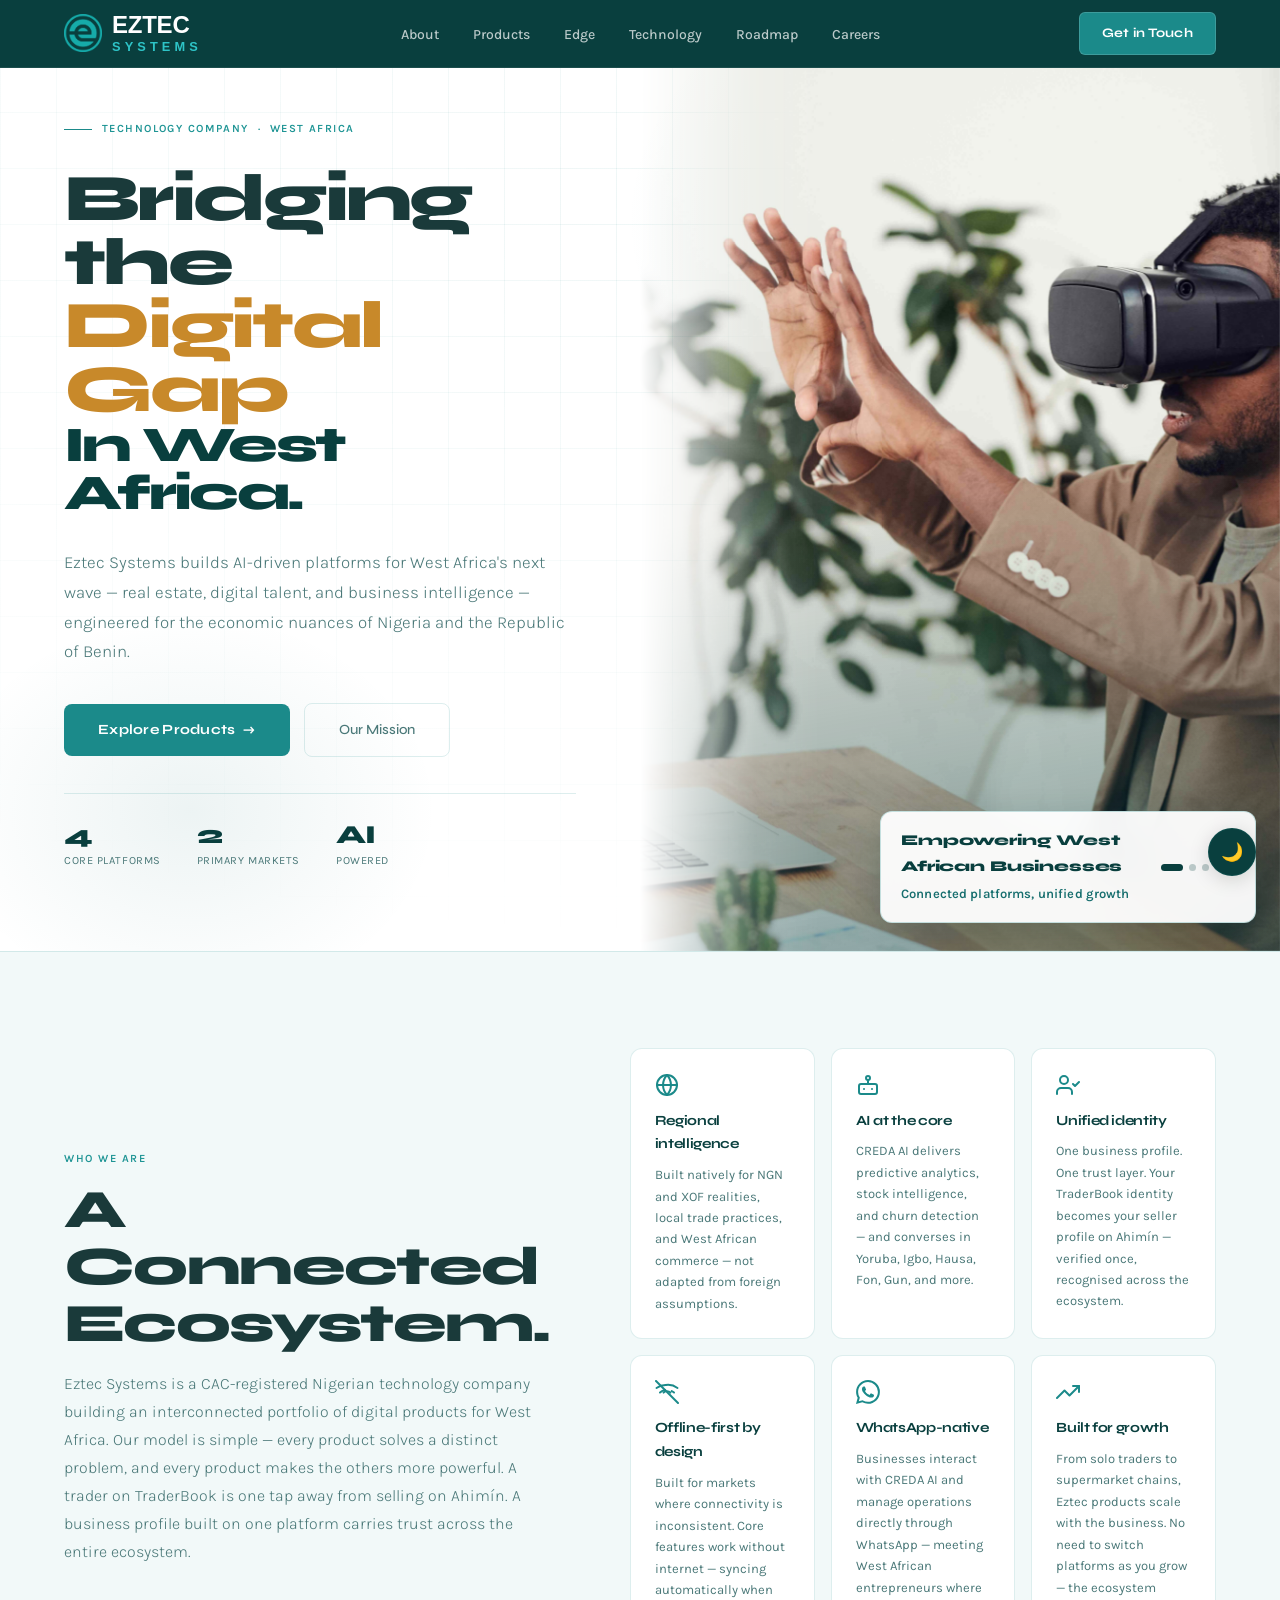
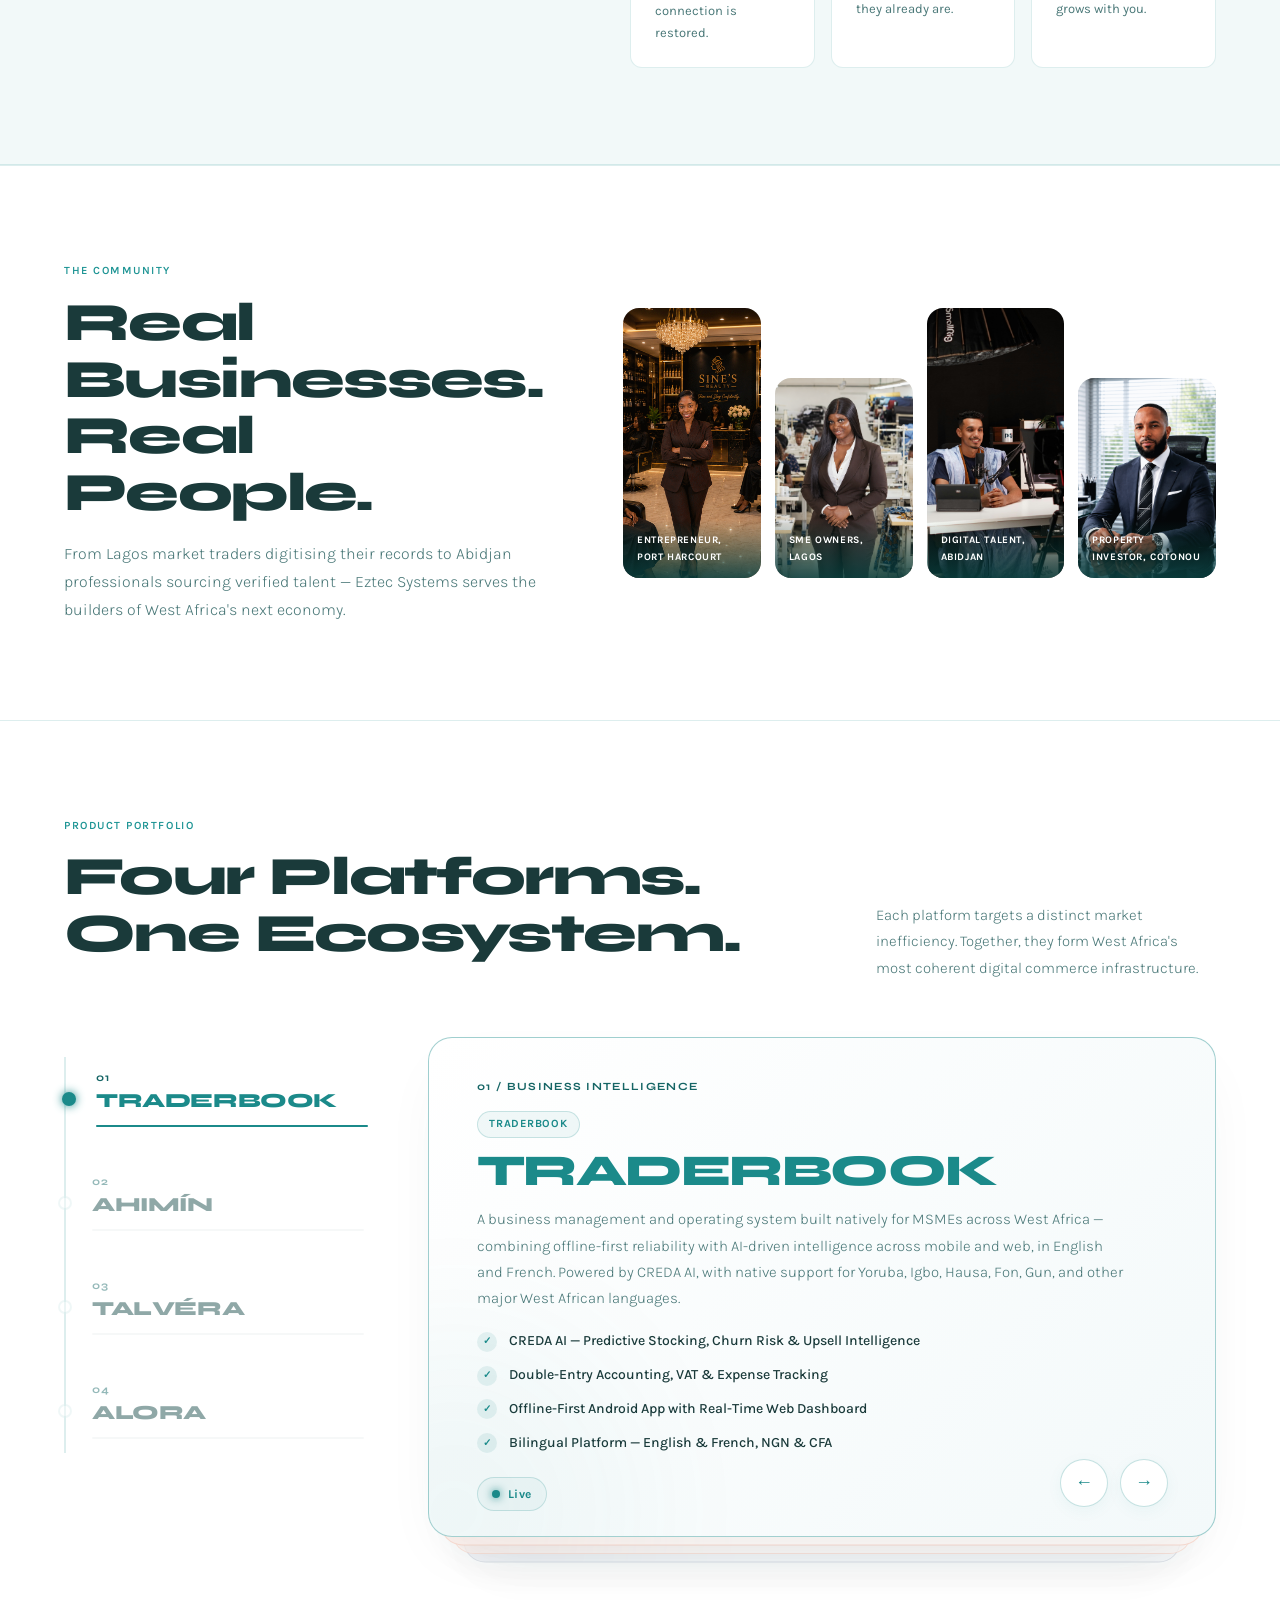
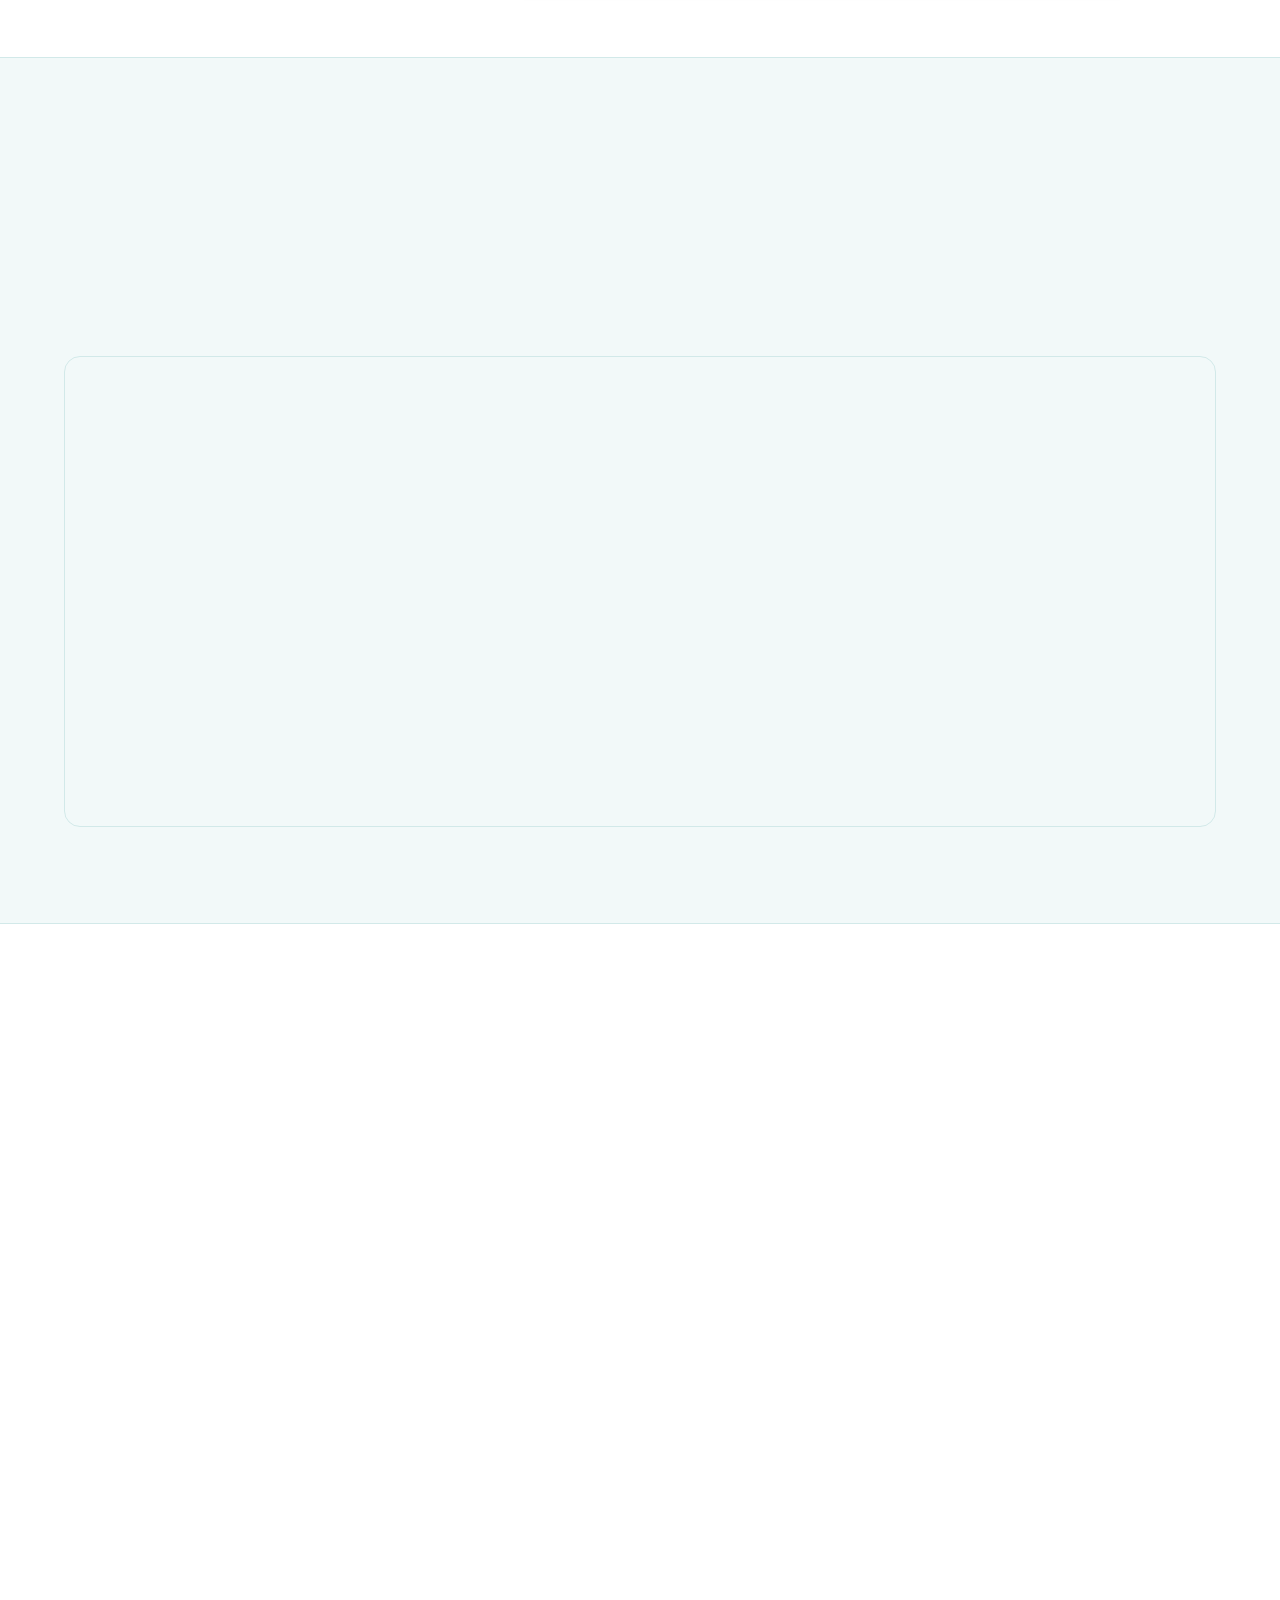
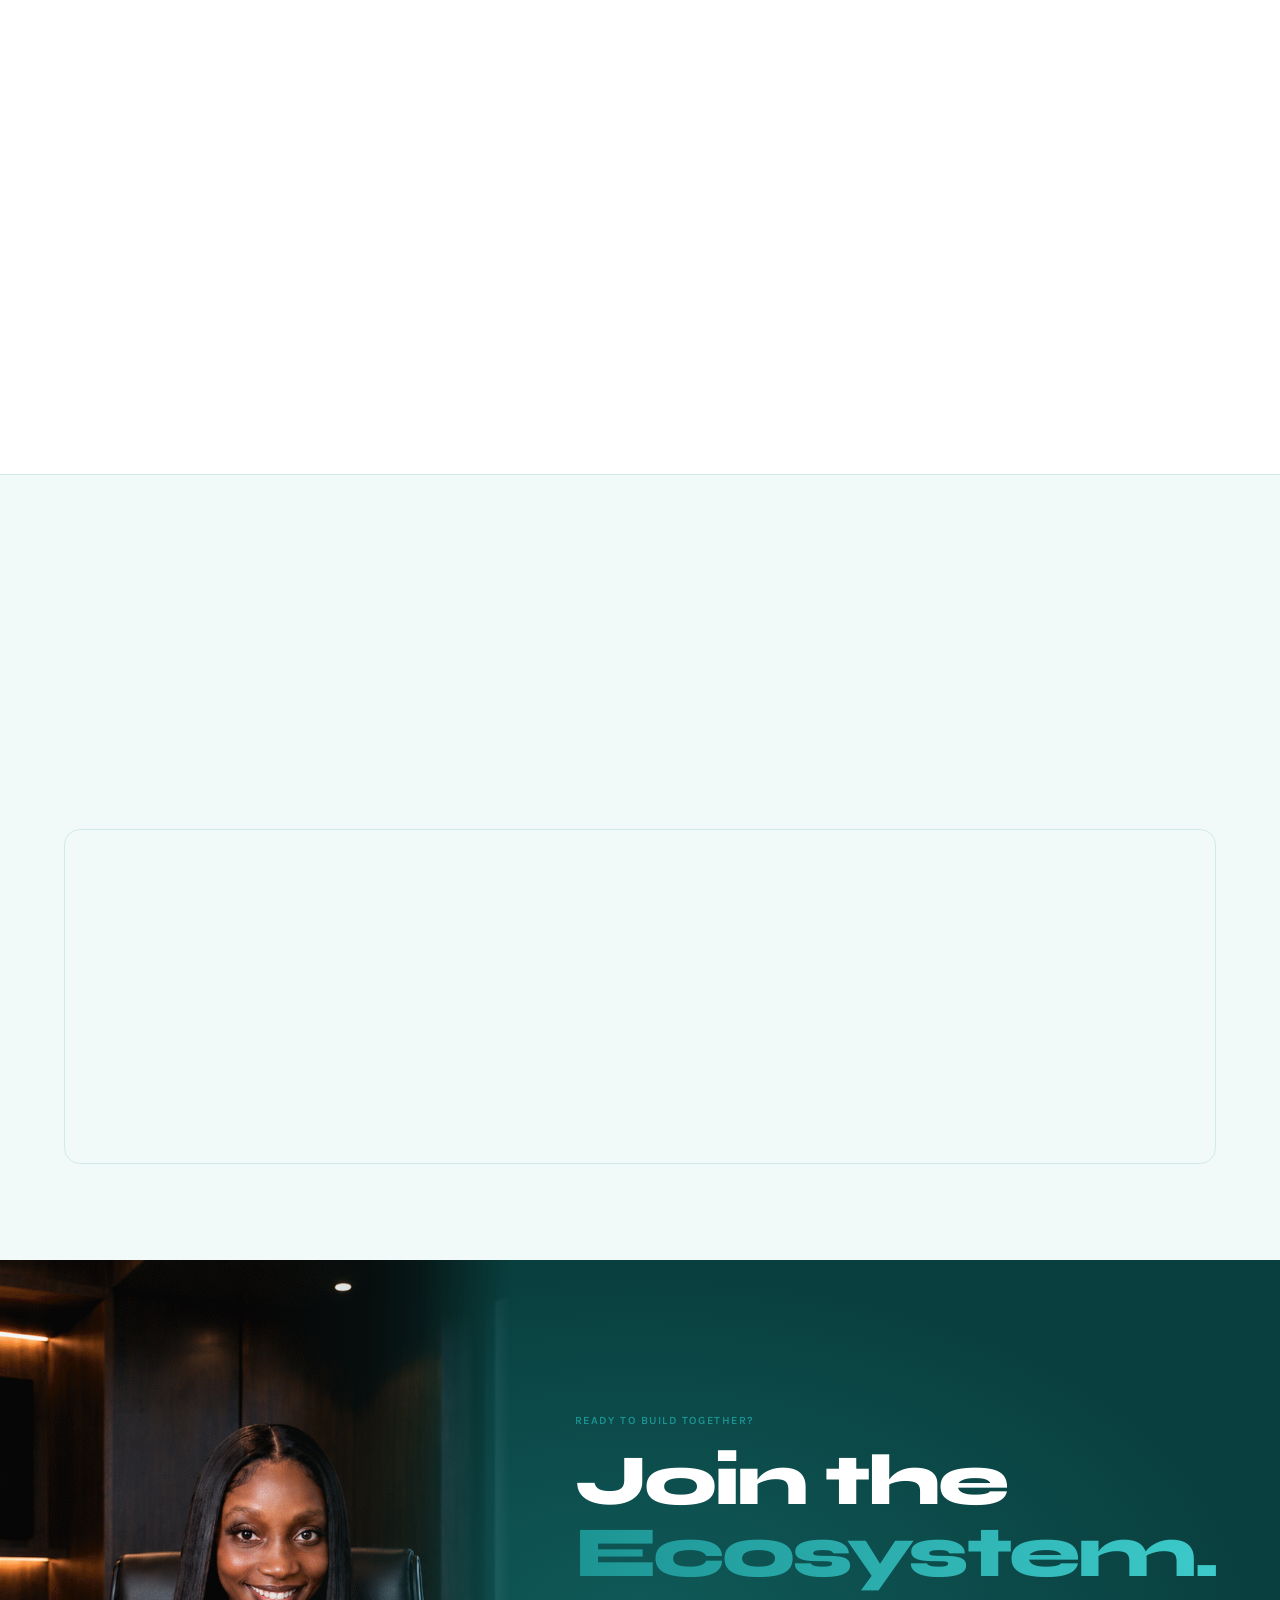
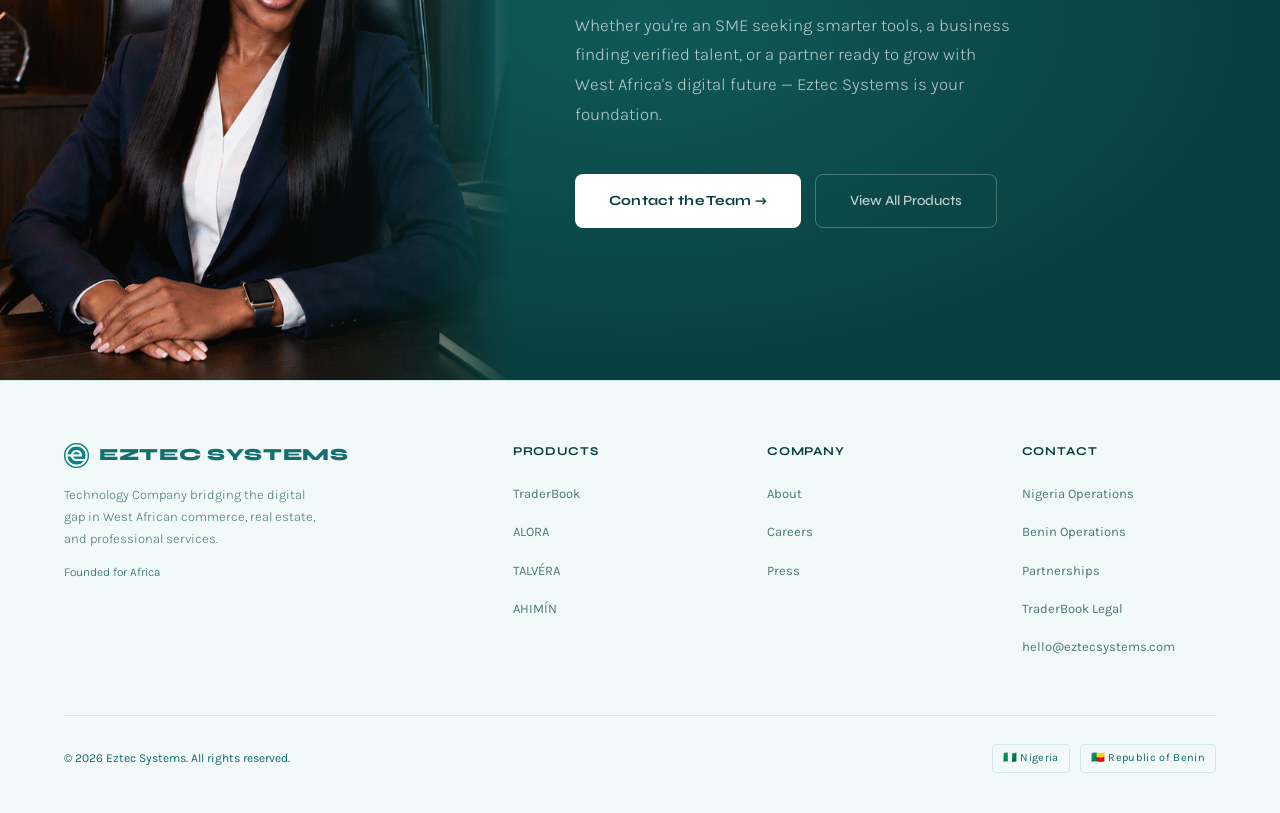
<file: index.html>
<!DOCTYPE html>
<html lang="en">
<head>
<meta charset="UTF-8">
<meta name="viewport" content="width=device-width, initial-scale=1.0">
<title>Eztec Systems — Technology Company</title>
<meta name="description" content="Eztec Systems bridges the digital gap in West African commerce, real estate, and professional services through AI-driven platforms.">
<link rel="canonical" href="https://eztecsystems.com/">
<meta name="theme-color" content="#093F3E">
<meta property="og:title" content="Eztec Systems — Technology Company, West Africa">
<meta property="og:description" content="Eztec Systems builds AI-driven platforms for West Africa's next wave — real estate, digital talent, and business intelligence.">
<meta property="og:image" content="https://eztecsystems.com/images/logo.png">
<meta property="og:url" content="https://eztecsystems.com/">
<meta property="og:type" content="website">
<meta name="twitter:card" content="summary_large_image">
<link rel="preconnect" href="https://fonts.googleapis.com">
<link rel="preconnect" href="https://fonts.gstatic.com" crossorigin>
<link href="https://fonts.googleapis.com/css2?family=Syne:wght@400;600;700;800&family=Karla:ital,wght@0,300;0,400;0,500;1,300&display=swap" rel="stylesheet">
<link rel="stylesheet" href="css/styles.css">
<link rel="icon" type="image/png" href="images/favicon.png">
</head>
<body>

<!-- NAV -->
<nav id="navbar">
  <a href="#" class="logo">
    <img src="images/logo.png" alt="Eztec Systems logo" class="logo-icon" style="width:38px;height:38px;mix-blend-mode:screen;filter:brightness(1.1);">

    <div class="logo-text">
        <span class="logo-name">EZTEC</span>
        <span class="logo-subtitle">SYSTEMS</span>
    </div>
  </a>


  
  <ul class="navlinks">
    <li><a href="#about">About</a></li>
    <li><a href="#products">Products</a></li>
    <li><a href="#advantages">Edge</a></li>
    <li><a href="#tech">Technology</a></li>
    <li><a href="#roadmap">Roadmap</a></li>
    <li><a href="careers.html">Careers</a></li>
  </ul>
  <a href="#contact" class="navcta">Get in Touch</a>
  <button class="hamburger" id="hbtn" onclick="toggleNav()" aria-label="Toggle navigation">☰</button>
</nav>

<!-- MOBILE NAV -->
<div class="mobilenav" id="mobilenav">
  <a href="#about" onclick="closeNav()">About</a>
  <a href="#products" onclick="closeNav()">Products</a>
  <a href="#advantages" onclick="closeNav()">Competitive Edge</a>
  <a href="#tech" onclick="closeNav()">Technology</a>
  <a href="#roadmap" onclick="closeNav()">Roadmap</a>
  <a href="careers.html" onclick="closeNav()">Careers</a>
  <a href="#contact" class="navcta" onclick="closeNav()">Get in Touch</a>
</div>

<!-- HERO -->
<section class="hero" id="hero">
  <div class="hgrid"></div>
  <div class="hglow"></div>
  <div class="hglow2"></div>
  <div class="hinner">
    <div class="hcontent" id="hcontent">
      <div class="eyebrow">Technology Company &nbsp;·&nbsp; West Africa</div>
      <h1 class="htitle htitle-reveal">
        <span class="h-line line-1">Bridging the</span><br>
        <span class="h-line line-2"><span class="ghost">Digital Gap</span></span><br>
        <span class="h-line line-3"><span class="accent" id="rotator-text">In West Africa.</span></span>
      </h1>
      <p class="hdesc">
        Eztec Systems builds AI-driven platforms for West Africa's next wave — real estate, digital talent, and business intelligence — engineered for the economic nuances of Nigeria and the Republic of Benin.
      </p>
      <div class="hbtns">
        <a href="#products" class="btnp">Explore Products <span>→</span></a>
        <a href="#about" class="btns">Our Mission</a>
      </div>
      <div class="hstats" id="hstats">
        <div class="stat">
          <div class="statnum">4</div>
          <div class="statlbl">Core Platforms</div>
        </div>
        <div class="stat">
          <div class="statnum">2</div>
          <div class="statlbl">Primary Markets</div>
        </div>
        <div class="stat">
          <div class="statnum">AI</div>
          <div class="statlbl">Powered</div>
        </div>
      </div>
    </div>


    <div class="himage">
      <div class="hslide active">
        <img src="images/Slide_show0.jpg" alt="West African business team collaborating in a modern office">
      </div>
      <div class="hslide">
        <img src="images/Slide_show1.jpg" alt="Professional woman analyzing business insights on a tablet">
      </div>
      <div class="hslide">
        <img src="images/Slide_show2.jpg" alt="SME business owner organizing inventory using a smartphone">
      </div>
      <div class="hslide">
        <img src="images/Slide_show3.jpg" alt="Young developers discussing technology solutions at a workstation">
      </div>
      <div class="hslide">
        <img src="images/Slide_show4.jpg" alt="Digital talent working remotely with focus and productivity">
      </div>

      <div class="himg-card">
        <div>
          <strong>Empowering West African Businesses</strong>
          <span id="hslide-caption">Connected platforms, unified growth</span>
        </div>
        <div class="hslide-dots">
          <button class="hdot active" onclick="goSlide(0)"></button>
          <button class="hdot" onclick="goSlide(1)"></button>
          <button class="hdot" onclick="goSlide(2)"></button>
          <button class="hdot" onclick="goSlide(3)"></button>
          <button class="hdot" onclick="goSlide(4)"></button>
        </div>
      </div>
    </div>
  </div>
</section>

<!-- ABOUT -->
<section class="about" id="about">
  <div class="aboutin reveal">
    <div class="aboutl">
      <div class="slabel">Who We Are</div>
      <h2 class="stitle">A Connected<br>Ecosystem.</h2>
      <p class="sdesc">Eztec Systems is a CAC-registered Nigerian technology company building an interconnected portfolio of digital products for West Africa. Our model is simple — every product solves a distinct problem, and every product makes the others more powerful. A trader on TraderBook is one tap away from selling on Ahimín. A business profile built on one platform carries trust across the entire ecosystem.</p>
    </div>
    <div class="aboutr stag">
      <div class="acard">
        <div class="aicon">
          <svg viewBox="0 0 24 24" width="24" height="24" stroke="currentColor" stroke-width="2" fill="none" stroke-linecap="round" stroke-linejoin="round">
            <circle cx="12" cy="12" r="10"></circle>
            <line x1="2" y1="12" x2="22" y2="12"></line>
            <path d="M12 2a15.3 15.3 0 0 1 4 10 15.3 15.3 0 0 1-4 10 15.3 15.3 0 0 1-4-10 15.3 15.3 0 0 1 4-10z"></path>
          </svg>
        </div>
        <h4>Regional intelligence</h4>
        <p>Built natively for NGN and XOF realities, local trade practices, and West African commerce — not adapted from foreign assumptions.</p>
      </div>
      <div class="acard">
        <div class="aicon">
          <svg viewBox="0 0 24 24" width="24" height="24" stroke="currentColor" stroke-width="2" fill="none" stroke-linecap="round" stroke-linejoin="round">
            <rect x="3" y="11" width="18" height="10" rx="2"></rect>
            <circle cx="12" cy="5" r="2"></circle>
            <path d="M12 7v4M8 16h.01M16 16h.01"></path>
          </svg>
        </div>
        <h4>AI at the core</h4>
        <p>CREDA AI delivers predictive analytics, stock intelligence, and churn detection — and converses in Yoruba, Igbo, Hausa, Fon, Gun, and more.</p>
      </div>
      <div class="acard">
        <div class="aicon">
          <svg viewBox="0 0 24 24" width="24" height="24" stroke="currentColor" stroke-width="2" fill="none" stroke-linecap="round" stroke-linejoin="round">
            <path d="M16 21v-2a4 4 0 0 0-4-4H5a4 4 0 0 0-4 4v2"></path>
            <circle cx="8" cy="7" r="4"></circle>
            <polyline points="17 11 19 13 23 9"></polyline>
          </svg>
        </div>
        <h4>Unified identity</h4>
        <p>One business profile. One trust layer. Your TraderBook identity becomes your seller profile on Ahimín — verified once, recognised across the ecosystem.</p>
      </div>
      <div class="acard">
        <div class="aicon">
          <svg viewBox="0 0 24 24" width="24" height="24" stroke="currentColor" stroke-width="2" fill="none" stroke-linecap="round" stroke-linejoin="round">
            <line x1="1" y1="1" x2="23" y2="23"></line>
            <path d="M16.72 11.06A10.94 10.94 0 0 1 19 12.5"></path>
            <path d="M5 12.5a10.94 10.94 0 0 1 5.17-2.39"></path>
            <path d="M10.71 5.05A16 16 0 0 1 22.5 8"></path>
            <path d="M1.5 8a15.93 15.93 0 0 1 9.07-2.92"></path>
            <path d="M8.58 12.58a5 5 0 0 1 6.84 0"></path>
          </svg>
        </div>
        <h4>Offline-first by design</h4>
        <p>Built for markets where connectivity is inconsistent. Core features work without internet — syncing automatically when connection is restored.</p>
      </div>
      <div class="acard">
        <div class="aicon">
          <svg viewBox="0 0 16 16" width="24" height="24" fill="currentColor">
            <path d="M13.601 2.326A7.85 7.85 0 0 0 7.994 0C3.627 0 .068 3.558.064 7.926c0 1.399.366 2.76 1.057 3.965L0 16l4.204-1.102a7.9 7.9 0 0 0 3.79.965h.004c4.368 0 7.926-3.558 7.93-7.93A7.9 7.9 0 0 0 13.6 2.326zM7.994 14.521a6.6 6.6 0 0 1-3.356-.92l-.24-.144-2.494.654.666-2.433-.156-.251a6.56 6.56 0 0 1-1.007-3.505c0-3.626 2.957-6.584 6.591-6.584a6.56 6.56 0 0 1 4.66 1.931 6.56 6.56 0 0 1 1.928 4.66c-.004 3.639-2.961 6.592-6.592 6.592m3.615-4.934c-.197-.099-1.17-.578-1.353-.646-.182-.065-.315-.099-.445.099-.133.197-.513.646-.627.775-.114.133-.232.148-.43.05-.197-.1-.836-.308-1.592-.985-.59-.525-.985-1.175-1.103-1.372-.114-.198-.011-.304.088-.403.087-.088.197-.232.296-.346.1-.114.133-.198.198-.33.065-.134.034-.248-.015-.347-.05-.099-.445-1.076-.612-1.47-.16-.389-.323-.335-.445-.34-.114-.007-.247-.007-.38-.007a.73.73 0 0 0-.529.247c-.182.198-.691.677-.691 1.654s.71 1.916.81 2.049c.098.133 1.394 2.132 3.383 2.992.47.205.84.326 1.129.418.475.152.904.129 1.246.08.38-.058 1.171-.48 1.338-.943.164-.464.164-.86.114-.943-.049-.084-.182-.133-.38-.232"/>
          </svg>
        </div>
        <h4>WhatsApp-native</h4>
        <p>Businesses interact with CREDA AI and manage operations directly through WhatsApp — meeting West African entrepreneurs where they already are.</p>
      </div>
      <div class="acard">
        <div class="aicon">
          <svg viewBox="0 0 24 24" width="24" height="24" stroke="currentColor" stroke-width="2" fill="none" stroke-linecap="round" stroke-linejoin="round">
            <polyline points="23 6 13.5 15.5 8.5 10.5 1 18"></polyline>
            <polyline points="17 6 23 6 23 12"></polyline>
          </svg>
        </div>
        <h4>Built for growth</h4>
        <p>From solo traders to supermarket chains, Eztec products scale with the business. No need to switch platforms as you grow — the ecosystem grows with you.</p>
      </div>
    </div>
  </div>
</section>

<!-- PEOPLE STRIP -->
<section class="people" id="people">
  <div class="people-inner">
    <div class="reveal">
      <div class="slabel">The Community</div>
      <h2 class="stitle">Real Businesses.<br>Real People.</h2>
      <p class="sdesc">From Lagos market traders digitising their records to Abidjan professionals sourcing verified talent — Eztec Systems serves the builders of West Africa's next economy.</p>
    </div>
    <div class="people-imgs stag">

      <div class="ppl-img ppl-tall active">
        <img src="images/image4.png" alt="African business professionals" loading="eager" />
        <div class="ppl-caption">Entrepreneur, Port Harcourt</div>
      </div>
      
      <div class="ppl-img">
        <img src="images/image2.png" alt="African business professionals" loading="eager" />
        <div class="ppl-caption">SME Owners, Lagos</div>
      </div>
      
      <div class="ppl-img ppl-tall">
        <img src="images/image3.jpg" alt="African business professionals" loading="eager" />
        <div class="ppl-caption">Digital Talent, Abidjan</div>
      </div>
      
      <div class="ppl-img">
        <img src="images/image1.png" alt="African business professionals" loading="eager" />
        <div class="ppl-caption">Property Investor, Cotonou</div>
      </div>

    </div>
  </div>
</section>

<!-- PRODUCTS -->
<section id="products">
  <div class="phdr reveal">
    <div>
      <div class="slabel">Product Portfolio</div>
      <h2 class="stitle">Four Platforms.<br>One Ecosystem.</h2>
    </div>
    <p class="sdesc" style="max-width:340px;font-size:15px">Each platform targets a distinct market inefficiency. Together, they form West Africa's most coherent digital commerce infrastructure.</p>
  </div>
  <div class="pstack-section stag">
    <div class="pstack-layout">
      <!-- Left side: Product Tabs / Sidebar -->
      <div class="pstack-sidebar">
        <button class="pstack-tab active tc" data-index="0">
          <span class="ptab-num">01</span>
          <span class="ptab-name">TRADERBOOK</span>
          <div class="ptab-progress-wrap"><div class="ptab-progress"></div></div>
        </button>
        <button class="pstack-tab ah" data-index="1">
          <span class="ptab-num">02</span>
          <span class="ptab-name">AHIMÍN</span>
          <div class="ptab-progress-wrap"><div class="ptab-progress"></div></div>
        </button>
        <button class="pstack-tab tv" data-index="2">
          <span class="ptab-num">03</span>
          <span class="ptab-name">TALVÉRA</span>
          <div class="ptab-progress-wrap"><div class="ptab-progress"></div></div>
        </button>
        <button class="pstack-tab al" data-index="3">
          <span class="ptab-num">04</span>
          <span class="ptab-name">ALORA</span>
          <div class="ptab-progress-wrap"><div class="ptab-progress"></div></div>
        </button>
      </div>

      <!-- Right side: 3D Stack container -->
      <div class="pstack-container">
        <!-- TraderBook -->
        <div class="pstack-card layer-0 tc" data-index="0">
          <div class="pnum">01 / BUSINESS INTELLIGENCE</div>
          <div class="ptag">TRADERBOOK</div>
          <h3 class="pname">TRADERBOOK</h3>
          <p class="ppurpose">A business management and operating system built natively for MSMEs across West Africa — combining offline-first reliability with AI-driven intelligence across mobile and web, in English and French. Powered by CREDA AI, with native support for Yoruba, Igbo, Hausa, Fon, Gun, and other major West African languages.</p>
          <ul class="pfeats">
            <li>CREDA AI — Predictive Stocking, Churn Risk &amp; Upsell Intelligence</li>
            <li>Double-Entry Accounting, VAT &amp; Expense Tracking</li>
            <li>Offline-First Android App with Real-Time Web Dashboard</li>
            <li>Bilingual Platform — English &amp; French, NGN &amp; CFA</li>
          </ul>
          <div class="pstatus"><span class="dot"></span> Live</div>
        </div>
        
        <!-- AHIMÍN -->
        <div class="pstack-card layer-1 ah" data-index="1">
          <div class="pnum">02 / DIGITAL MARKETPLACE</div>
          <div class="ptag">AHIMÍN</div>
          <h3 class="pname">AHIMÍN</h3>
          <p class="ppurpose">A trusted multi-category marketplace built for West Africa — connecting buyers and verified vendors across mobile phones, computers &amp; accessories, electronics, furniture, cosmetics, and fashion. Seamlessly integrated with TraderBook, allowing businesses to publish their inventory and reach a wider audience in just a few taps.</p>
          <ul class="pfeats">
            <li>Multi-Category Marketplace — Electronics, Fashion, Cosmetics &amp; More</li>
            <li>Seamless TraderBook Inventory &amp; Storefront Integration</li>
            <li>Verified Seller Badges &amp; Trust Infrastructure</li>
            <li>Built for West Africa — Nigeria, Benin, Ghana &amp; Beyond</li>
          </ul>
          <div class="pstatus"><span class="dot"></span> In Active Development</div>
        </div>

        <!-- TALVÉRA -->
        <div class="pstack-card layer-2 tv" data-index="2">
          <div class="pnum">03 / DIGITAL TALENT</div>
          <div class="ptag">TALVÉRA</div>
          <h3 class="pname">TALVÉRA</h3>
          <p class="ppurpose">Africa's answer to Upwork and Fiverr — a curated talent marketplace connecting businesses and individuals with verified freelancers, creatives, and digital professionals across the continent. Built to solve the trust gap that has long held back Africa's freelance economy.</p>
          <ul class="pfeats">
            <li>Verified Talent Profiles &amp; Portfolio Showcases</li>
            <li>Gig Listings &amp; Project-Based Engagements</li>
            <li>Secure Payments &amp; Escrow Protection</li>
            <li>Pan-African — Built for the Entire Continent</li>
          </ul>
          <div class="pstatus"><span class="dot"></span> Coming Soon!</div>
        </div>

        <!-- ALORA -->
        <div class="pstack-card layer-3 al" data-index="3">
          <div class="pnum">04 / REAL ESTATE</div>
          <div class="ptag">ALORA</div>
          <h3 class="pname">ALORA</h3>
          <p class="ppurpose">A trusted real estate platform built for the Republic of Benin — acting as the intelligent agent between landlords and renters, buyers and sellers, and property owners and leasers. Bringing transparency and verified trust to one of Benin's most opaque industries.</p>
          <ul class="pfeats">
            <li>Verified Property Listings &amp; Agent Tools</li>
            <li>Secure Buyer, Seller &amp; Tenant Matching</li>
            <li>Rent Collection &amp; Lease Management</li>
            <li>Short-Stay &amp; Airbnb-Style Rentals — Coming Soon</li>
          </ul>
          <div class="pstatus"><span class="dot"></span> Coming Soon!</div>
        </div>
        
        <!-- Navigation controls -->
        <div class="pstack-controls">
          <button class="pstack-btn prev" aria-label="Previous product">←</button>
          <button class="pstack-btn next" aria-label="Next product">→</button>
        </div>
      </div>
    </div>
  </div>
</section>

<!-- ADVANTAGES -->
<section class="adv" id="advantages">
  <div class="advhdr reveal">
    <div class="slabel">Competitive Edge</div>
    <h2 class="stitle">Why Eztec<br>Stands Apart.</h2>
  </div>
  <div class="advlist stag">
    <div class="advitem">
      <div class="advnum">01</div>
      <h3 class="advtitle">Built for the African Context</h3>
      <p class="advdesc">Unlike global tools retrofitted for Africa, every Eztec product is built from the ground up for NGN and XOF currency dynamics, local trade practices, and the real texture of West African commerce — from Lagos markets to Cotonou storefronts.</p>
    </div>
    <div class="advitem">
      <div class="advnum">02</div>
      <h3 class="advtitle">An Integrated Ecosystem</h3>
      <p class="advdesc">TraderBook manages the business. Ahimín sells to the market. A trader runs their operations on TraderBook and with a few taps, their inventory is live on Ahimín reaching buyers across West Africa. One identity. One ecosystem. No siloed tools.</p>
    </div>
    <div class="advitem">
      <div class="advnum">03</div>
      <h3 class="advtitle">Intelligence at the Core</h3>
      <p class="advdesc">CREDA AI goes beyond dashboards — predicting stock needs, flagging customer churn risk, and surfacing upsell opportunities in real time. Conversations with CREDA happen in Yoruba, Igbo, Hausa, Fon, Gun, and other major West African languages.</p>
    </div>
    <div class="advitem">
      <div class="advnum">04</div>
      <h3 class="advtitle">Founded Here. Built Here.</h3>
      <p class="advdesc">Eztec Systems is a CAC-registered Nigerian technology company. Our products are not designed in a foreign market and adapted for Africa — they are conceived, researched, and built by founders who operate in the same markets as our users.</p>
    </div>
  </div>
</section>

<!-- TECH STACK -->
<section id="tech">
  <div class="techhdr reveal">
    <div>
      <div class="slabel">Technology</div>
      <h2 class="stitle">Infrastructure Built<br>to Scale.</h2>
    </div>
    <p class="sdesc" style="font-size:15px">A production-grade stack chosen for reliability, offline resilience, and regional performance — with a clear migration path to global-scale infrastructure as the ecosystem grows.</p>
  </div>
  <div class="techgrid stag">
    <div class="techcard">
      <div class="techicon">
        <svg viewBox="0 0 24 24" width="20" height="20" stroke="currentColor" stroke-width="2" fill="none" stroke-linecap="round" stroke-linejoin="round">
          <polygon points="12 2 2 7 12 12 22 7 12 2"></polygon>
          <polyline points="2 17 12 22 22 17"></polyline>
          <polyline points="2 12 12 17 22 12"></polyline>
        </svg>
      </div>
      <h4>Development stack</h4>
      <p>React.jsx and Express.js power the web platform. Kotlin and Jetpack Compose drive the Android app. iOS in Swift and SwiftUI is currently in development — following Android's launch on Google Play.</p>
      <div class="techtags">
        <span class="ttag">React.jsx</span>
        <span class="ttag">Express.js</span>
        <span class="ttag">Kotlin</span>
        <span class="ttag">Jetpack Compose</span>
        <span class="ttag highlight">Swift / SwiftUI</span>
      </div>
    </div>
    <div class="techcard">
      <div class="techicon">
        <svg viewBox="0 0 24 24" width="20" height="20" stroke="currentColor" stroke-width="2" fill="none" stroke-linecap="round" stroke-linejoin="round">
          <rect x="2" y="2" width="20" height="8" rx="2" ry="2"></rect>
          <rect x="2" y="14" width="20" height="8" rx="2" ry="2"></rect>
          <line x1="6" y1="6" x2="6.01" y2="6"></line>
          <line x1="6" y1="18" x2="6.01" y2="18"></line>
        </svg>
      </div>
      <h4>Hosting &amp; deployment</h4>
      <p>WhoGoHost powers regional deployment ensuring low-latency performance for West African users. AWS or GCP migration is planned as the ecosystem scales to a wider user base.</p>
      <div class="techtags">
        <span class="ttag">WhoGoHost</span>
        <span class="ttag">AWS · GCP</span>
      </div>
    </div>
    <div class="techcard">
      <div class="techicon">
        <svg viewBox="0 0 24 24" width="20" height="20" stroke="currentColor" stroke-width="2" fill="none" stroke-linecap="round" stroke-linejoin="round">
          <rect x="4" y="4" width="16" height="16" rx="2"></rect>
          <rect x="9" y="9" width="6" height="6"></rect>
          <line x1="9" y1="1" x2="9" y2="4"></line>
          <line x1="15" y1="1" x2="15" y2="4"></line>
          <line x1="9" y1="20" x2="9" y2="23"></line>
          <line x1="15" y1="20" x2="15" y2="23"></line>
          <line x1="20" y1="9" x2="23" y2="9"></line>
          <line x1="20" y1="15" x2="23" y2="15"></line>
          <line x1="1" y1="9" x2="4" y2="9"></line>
          <line x1="1" y1="15" x2="4" y2="15"></line>
        </svg>
      </div>
      <h4>CREDA AI engine</h4>
      <p>Powered by Google Gemini API, CREDA delivers predictive stocking, churn risk detection, and upsell intelligence. Conversations supported in Yoruba, Igbo, Hausa, Fon, Gun, and other major West African languages.</p>
      <div class="techtags">
        <span class="ttag">Google Gemini API</span>
        <span class="ttag">Predictive analytics</span>
        <span class="ttag">Multilingual</span>
      </div>
    </div>
    <div class="techcard">
      <div class="techicon">
        <svg viewBox="0 0 24 24" width="20" height="20" stroke="currentColor" stroke-width="2" fill="none" stroke-linecap="round" stroke-linejoin="round">
          <ellipse cx="12" cy="5" rx="9" ry="3"></ellipse>
          <path d="M3 5v14c0 1.66 4 3 9 3s9-1.34 9-3V5"></path>
          <path d="M3 12c0 1.66 4 3 9 3s9-1.34 9-3"></path>
        </svg>
      </div>
      <h4>Data architecture</h4>
      <p>Supabase serves as the central cloud data layer. Room DB enables offline-first mobile storage. WorkManager handles background synchronisation — ensuring resilience across variable connectivity.</p>
      <div class="techtags">
        <span class="ttag">Supabase</span>
        <span class="ttag">Room DB</span>
        <span class="ttag">WorkManager</span>
      </div>
    </div>
    <div class="techcard">
      <div class="techicon">
        <svg viewBox="0 0 24 24" width="20" height="20" stroke="currentColor" stroke-width="2" fill="none" stroke-linecap="round" stroke-linejoin="round">
          <path d="M12 22s8-4 8-10V5l-8-3-8 3v7c0 6 8 10 8 10z"></path>
          <path d="m9 11 2 2 4-4"></path>
        </svg>
      </div>
      <h4>Identity &amp; trust</h4>
      <p>Termii handles OTP authentication across the platform. Smile Identity will power KYC and KYB verification — bringing verified trust to every business and seller profile in the ecosystem.</p>
      <div class="techtags">
        <span class="ttag">Termii OTP</span>
        <span class="ttag highlight">Smile Identity</span>
      </div>
    </div>
    <div class="techcard">
      <div class="techicon">
        <svg viewBox="0 0 24 24" width="20" height="20" stroke="currentColor" stroke-width="2" fill="none" stroke-linecap="round" stroke-linejoin="round">
          <rect x="1" y="4" width="22" height="16" rx="2" ry="2"></rect>
          <line x1="1" y1="10" x2="23" y2="10"></line>
        </svg>
      </div>
      <h4>Payments infrastructure</h4>
      <p>Flutterwave serves as the default payment gateway — supporting NGN, XOF, and cross-border transactions across West Africa, with compatibility for MTN MoMo, Moov Money, and other regional payment methods.</p>
      <div class="techtags">
        <span class="ttag">Flutterwave</span>
        <span class="ttag">NGN · XOF</span>
        <span class="ttag">Cross-border</span>
      </div>
    </div>
  </div>
</section>

<!-- ROADMAP -->
<section class="roadmap" id="roadmap">
  <div class="rmhdr reveal">
    <div class="slabel">Roadmap</div>
    <h2 class="stitle">From Foundation to Market.<br>The Eztec Roadmap.</h2>
  </div>
  <div class="timeline stag">
    <div class="titem">
      <div class="tphase">Phase 01 · Completed</div>
      <div class="tperiod">Q3–Q4 2025</div>
      <p class="tdesc">The Eztec vision was born — a parent company model built to develop multiple digital products solving real African problems. Extensive market research conducted across Nigerian and Beninese markets. Core product concepts identified and validated across commerce, real estate, talent, and marketplace verticals.</p>
    </div>
    <div class="titem active">
      <div class="tphase">Phase 02 · Now</div>
      <div class="tperiod">Q1–Q2 2026</div>
      <p class="tdesc">Eztec Systems formally registered. TraderBook Android app developed and web app built with full backend synchronization. Google Play Console configured, Supabase infrastructure deployed. TraderBook launches live to Nigeria and Benin.</p>
      <span class="tactivebadge">● Active Phase</span>
    </div>
    <div class="titem">
      <div class="tphase">Phase 03 · Upcoming</div>
      <div class="tperiod">Q3 2026</div>
      <p class="tdesc">TraderBook targets first 1,000 paying customers across Nigeria and Benin. Awareness campaigns and market activation events launched. Ahimín enters beta development phase.</p>
    </div>
    <div class="titem">
      <div class="tphase">Phase 04 · Vision</div>
      <div class="tperiod">2027+</div>
      <p class="tdesc">All four flagship products — TraderBook, Ahimín, Talvéra, and Alora — fully launched and operational across West Africa. FarmLink, SkillAfrica, and Mylene enter active development. The Eztec ecosystem realises its full network effect across the continent.</p>
    </div>
  </div>
</section>

<!-- CTA -->
<section class="cta" id="contact">
  <div class="ctabg"></div>
  <div class="ctainner">
    <div class="cta-image reveal reveal-left">
      <img src="images/image5.png" alt="Eztec Systems Community / Partners">
    </div>
    <div class="ctain reveal">
      <div class="slabel" style="display:block;margin-bottom:14px">Ready to Build Together?</div>
      <h2 class="ctatitle">Join the<br><span style="background:linear-gradient(90deg,var(--teal-l),#3DCACA);-webkit-background-clip:text;-webkit-text-fill-color:transparent;background-clip:text">Ecosystem.</span></h2>
      <p class="ctadesc">Whether you're an SME seeking smarter tools, a business finding verified talent, or a partner ready to grow with West Africa's digital future — Eztec Systems is your foundation.</p>
      <div class="ctabtns">
        <a href="mailto:hello@eztecsystems.com" class="btnp">Contact the Team →</a>
        <a href="#products" class="btns">View All Products</a>
      </div>
    </div>
  </div>
</section>

<!-- FOOTER -->
<footer>
  <div class="ftop">
    <div class="fbrand">
      <a href="#" class="logo_footer">
        <img class="footer_logo" src="images/logo.png" alt="" loading="lazy">
        EZTEC SYSTEMS
      </a>
      <p style="margin-top:14px">Technology Company bridging the digital gap in West African commerce, real estate, and professional services.</p>
      <p style="font-size:12px;color:var(--td);margin-top:12px">Founded for Africa</p>
    </div>
    <div class="fcol">
      <h5>Products</h5>
      <ul>
        <li><a href="#products">TraderBook</a></li>
        <li><a href="#products">ALORA</a></li>
        <li><a href="#products">TALVÉRA</a></li>
        <li><a href="#products">AHIMÍN</a></li>
      </ul>
    </div>
    <div class="fcol">
      <h5>Company</h5>
      <ul>
        <li><a href="#about">About</a></li>
        <li><a href="careers.html">Careers</a></li>
        <li><a href="mailto:hello@eztecsystems.com?subject=Press%20Inquiry" title="Media & Press Relations">Press</a></li>
      </ul>
    </div>
    <div class="fcol">
      <h5>Contact</h5>
      <ul>
        <li><a href="mailto:hello@eztecsystems.com?subject=Nigeria%20Operations">Nigeria Operations</a></li>
        <li><a href="mailto:hello@eztecsystems.com?subject=Benin%20Operations">Benin Operations</a></li>
        <li><a href="mailto:hello@eztecsystems.com?subject=Partnership%20Inquiry">Partnerships</a></li>
        <li><a href="traderbook/privacy-policy/index.html">TraderBook Legal</a></li>
        <li><a href="mailto:hello@eztecsystems.com">hello@eztecsystems.com</a></li>      </ul>
    </div>
  </div>
  <div class="fbot">
    <p>© 2026 Eztec Systems. All rights reserved.</p>
    <div class="fmarkets">
      <span class="mbadge">🇳🇬 Nigeria</span>
      <span class="mbadge">🇧🇯 Republic of Benin</span>
    </div>
  </div>
</footer>
<!-- CONTACT MODAL -->
<div id="contact-modal" class="modal-overlay" aria-hidden="true">
  <div class="modal-content">
    <button class="modal-close" id="close-modal" aria-label="Close modal">&times;</button>
    <div class="modal-header">
      <h3>Send us a message</h3>
      <p>To: <span class="recipient-badge">hello@eztecsystems.com</span></p>
    </div>
    
    <form id="contact-form" action="https://cbhojfwfsfyxrrxuuhwb.supabase.co/functions/v1/send-contact-email" method="POST">
      <!-- Form configurations -->
      <input type="hidden" name="_subject" id="form-subject-hidden" value="Website Message">
      
      <div class="form-row">
        <div class="form-group">
          <label for="form-name">Your Name</label>
          <input type="text" id="form-name" name="name" placeholder="John Doe" required>
        </div>
        
        <div class="form-group">
          <label for="form-email">Your Email</label>
          <input type="email" id="form-email" name="email" placeholder="john@example.com" required>
        </div>
      </div>

      <div class="form-group">
        <label for="form-subject">Subject</label>
        <input type="text" id="form-subject" name="subject" placeholder="General Inquiry" required>
      </div>
      
      <div class="form-group">
        <label for="form-message">Message</label>
        <textarea id="form-message" name="message" rows="5" placeholder="How can we help you?" required></textarea>
      </div>
      
      <button type="submit" class="btn-submit" id="submit-btn">
        <span>Send Message</span>
        <svg class="spinner" viewBox="0 0 50 50" style="display:none">
          <circle class="path" cx="25" cy="25" r="20" fill="none" stroke-width="5"></circle>
        </svg>
      </button>
    </form>

    <div class="modal-success-state" style="display:none">
      <div class="success-icon">✓</div>
      <h3>Message Sent!</h3>
      <p>Thank you for reaching out. We have received your message and will get back to you shortly.</p>
      <button class="btn-success-close" id="success-close-btn">Close</button>
    </div>
  </div>
</div>

<button class="theme-toggle" id="theme-btn" aria-label="Toggle dark mode">🌙</button>

<script src="js/Script.js"></script>
</body>
</html>
</file>
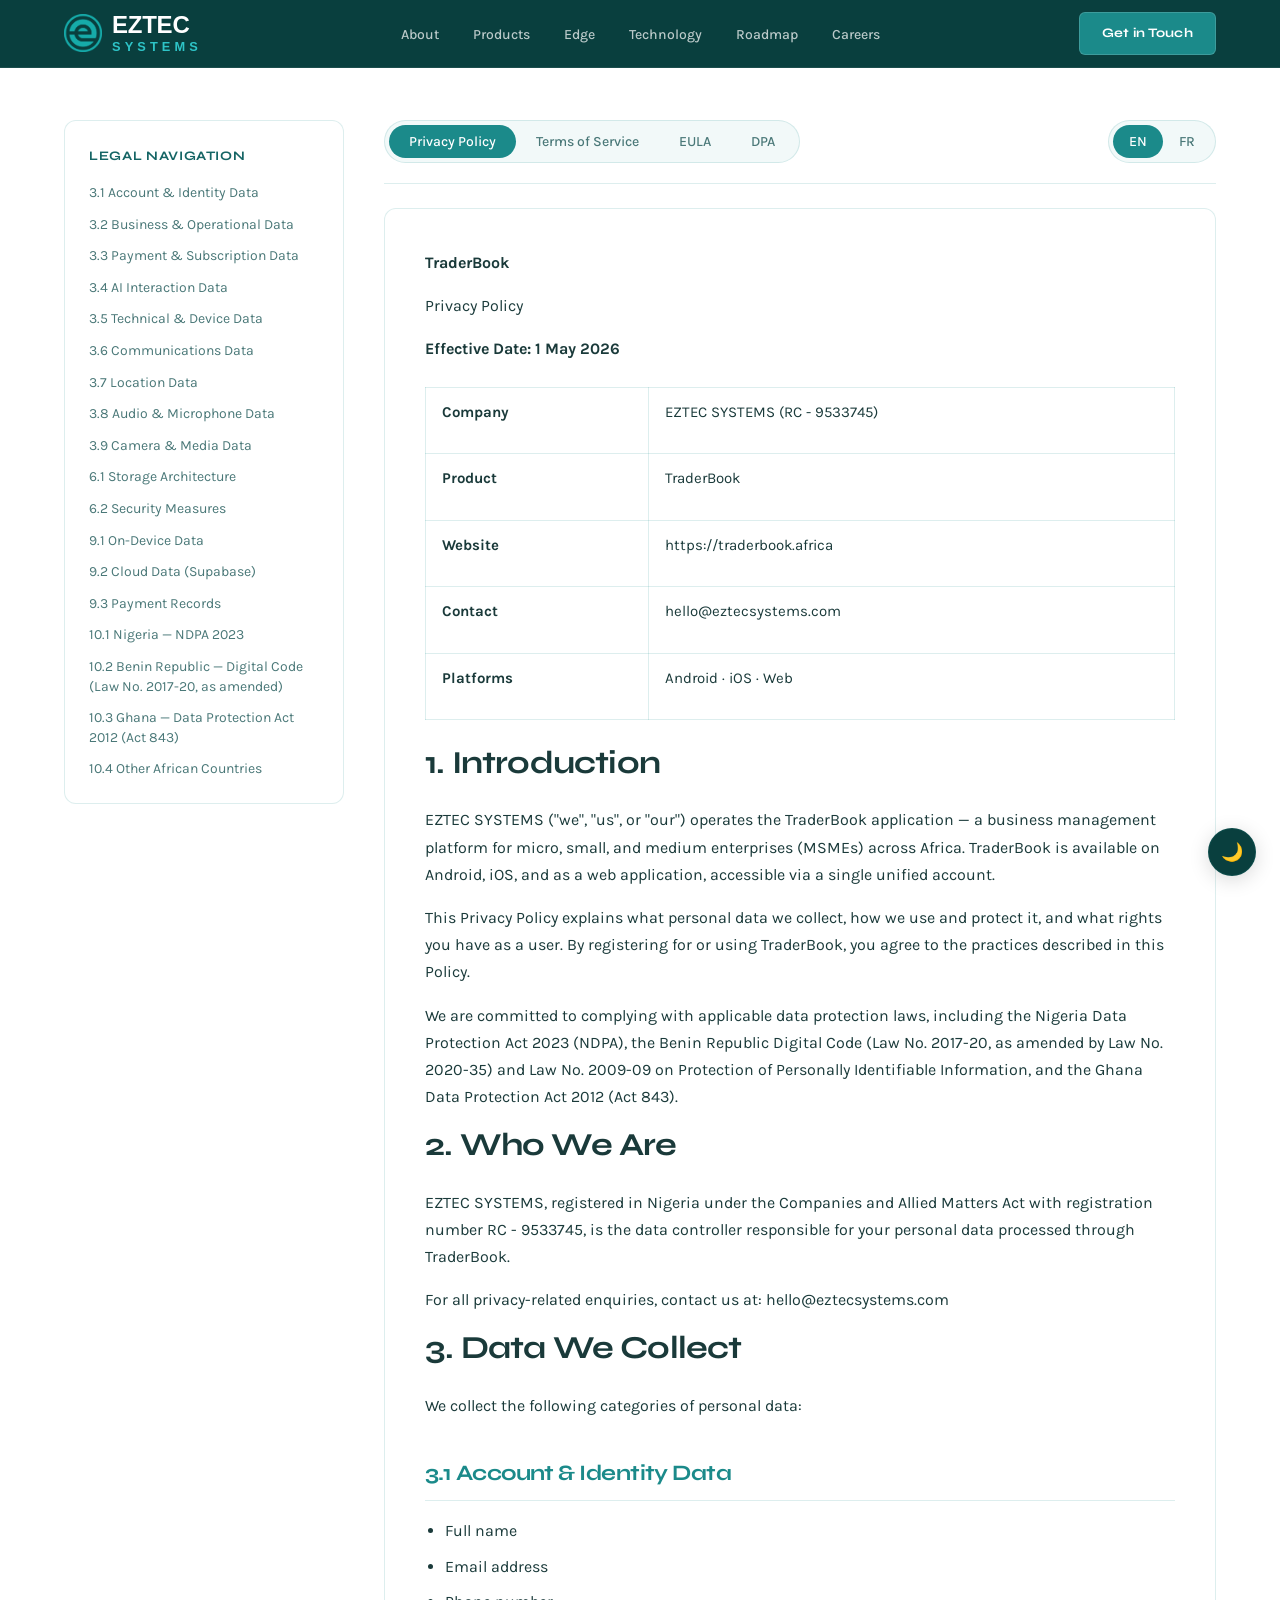
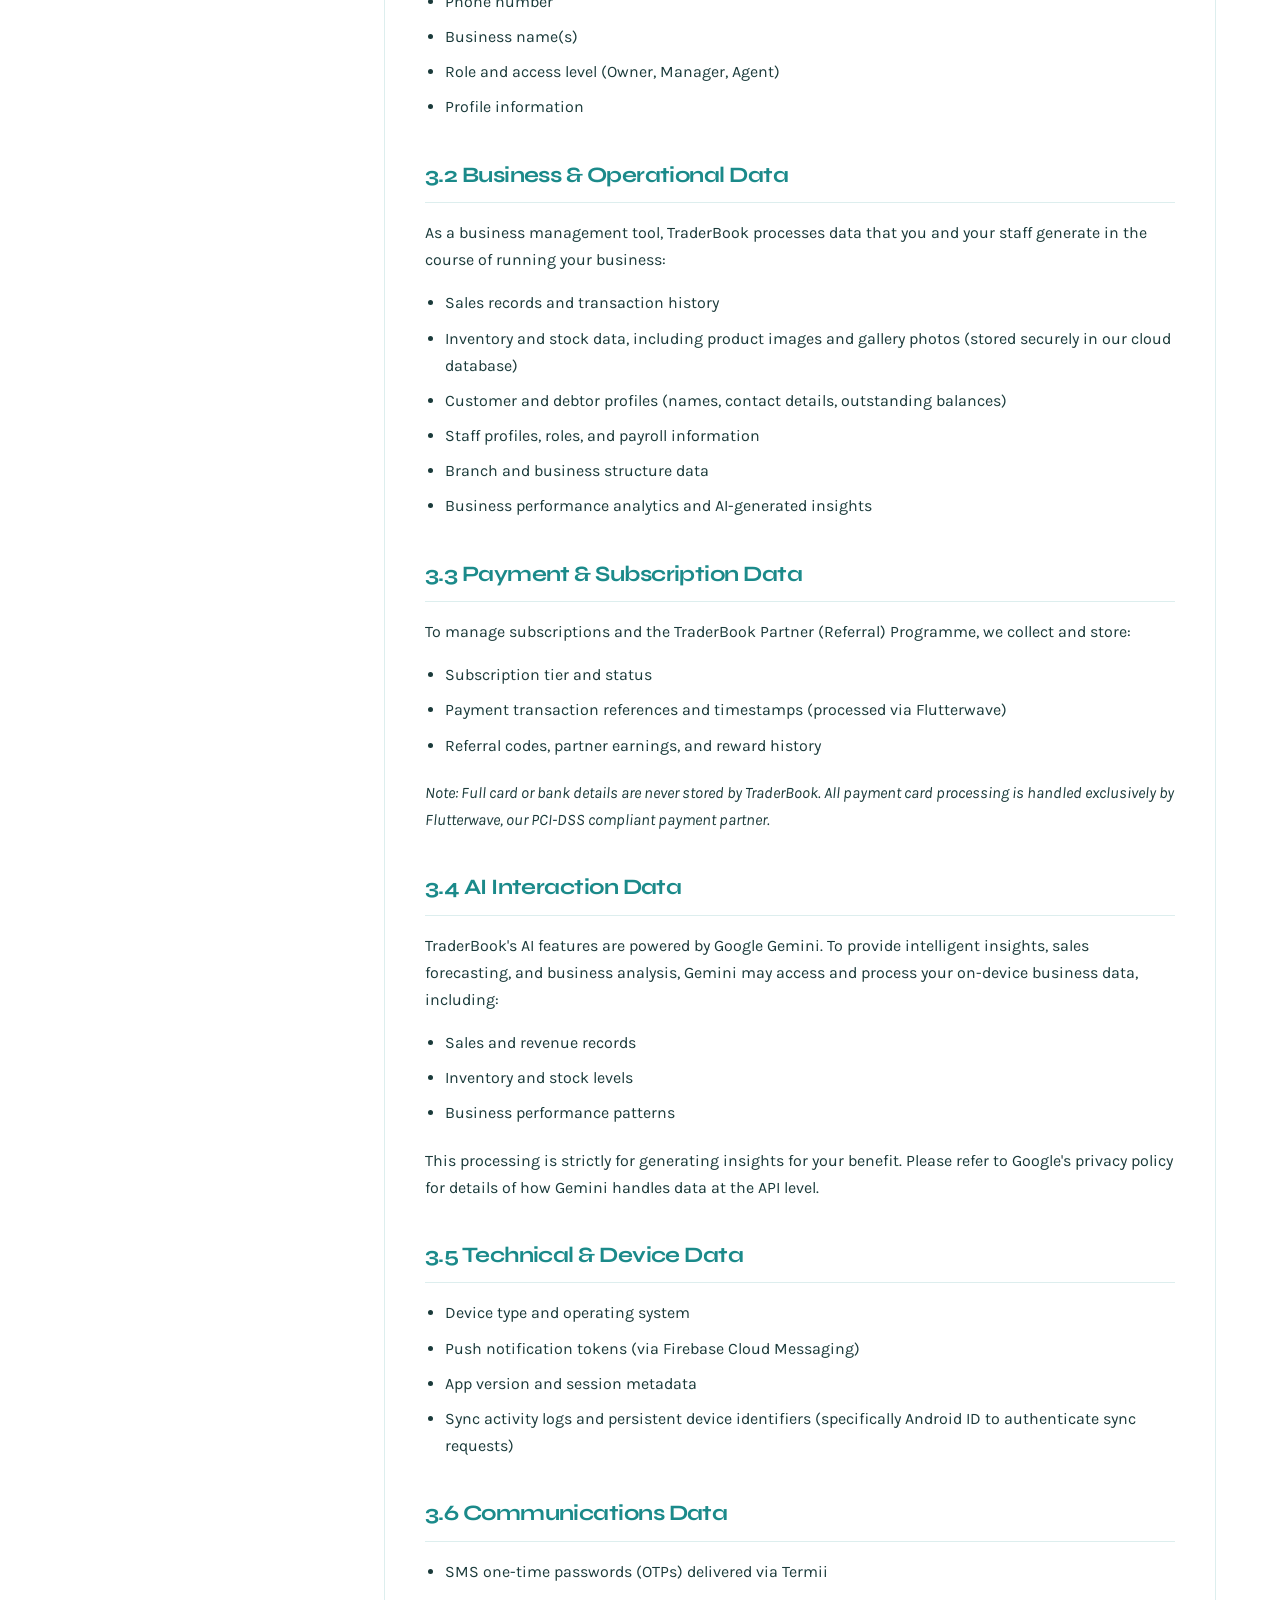
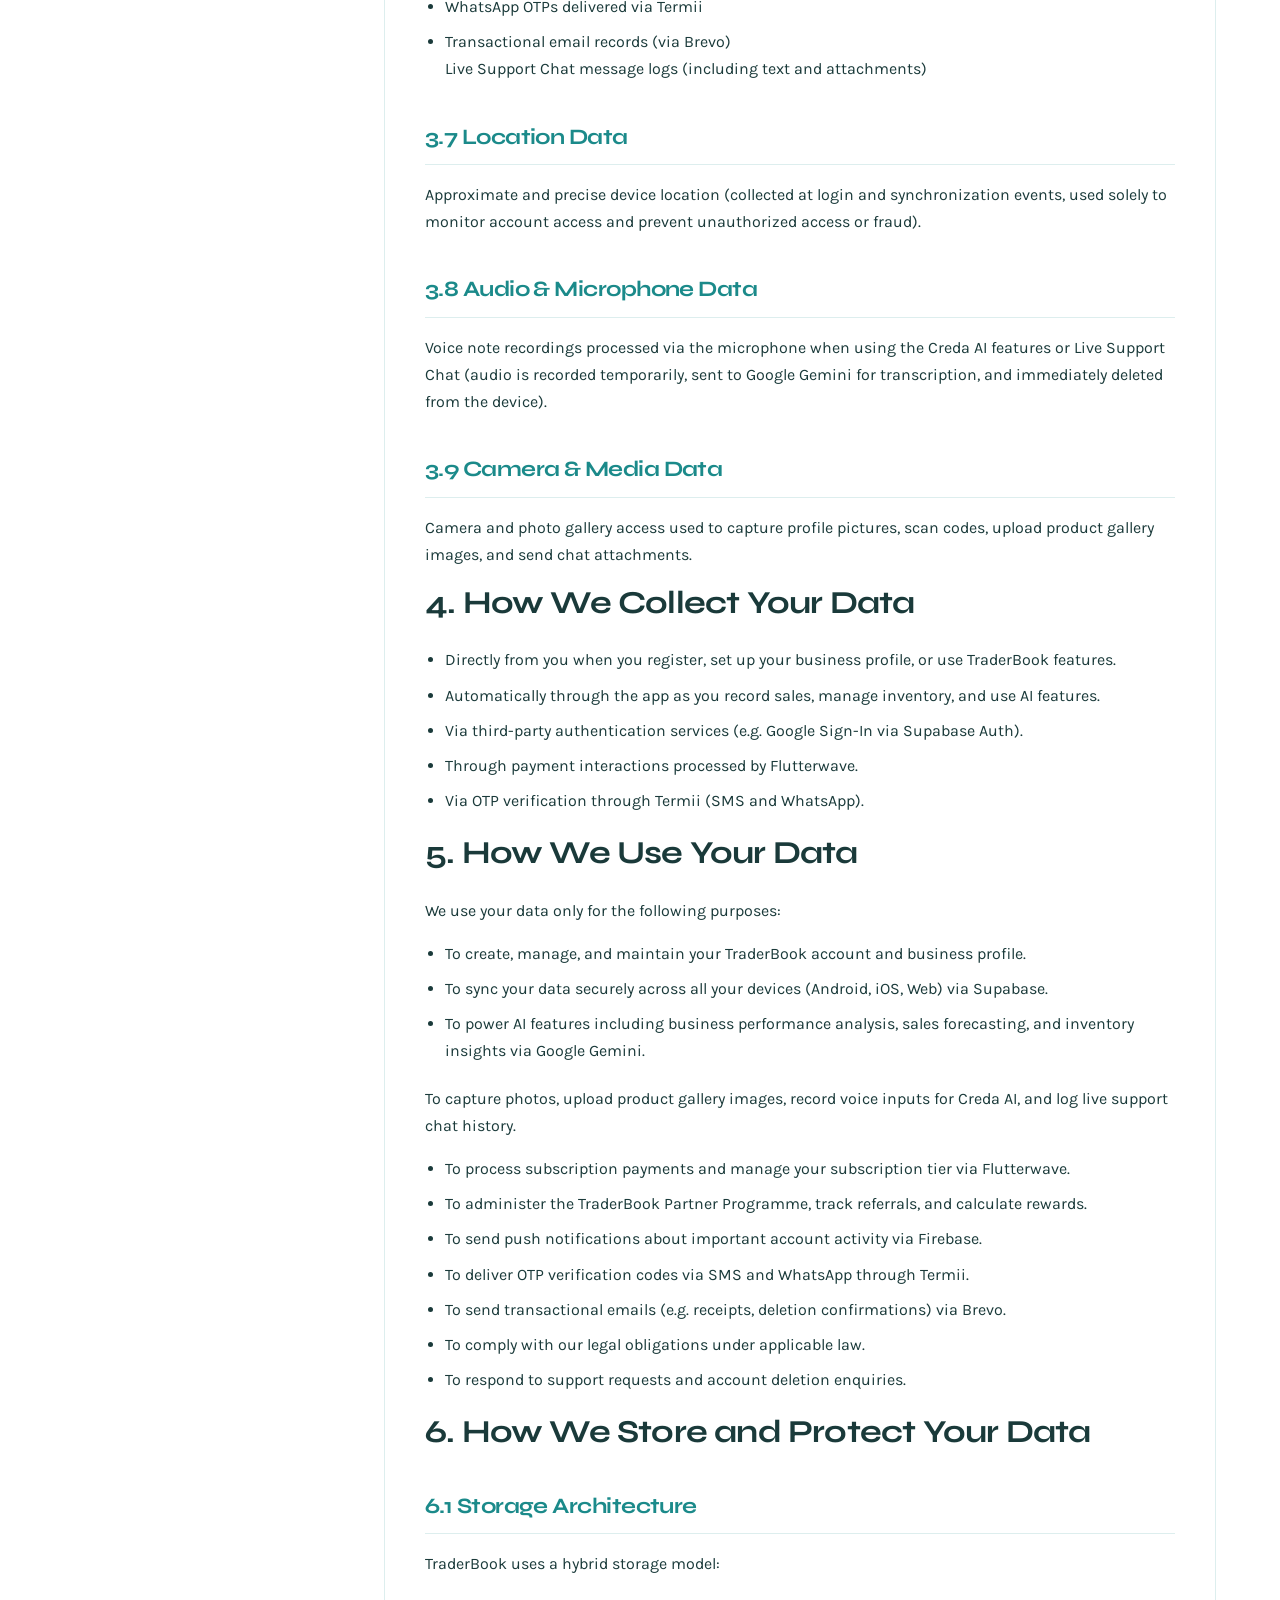
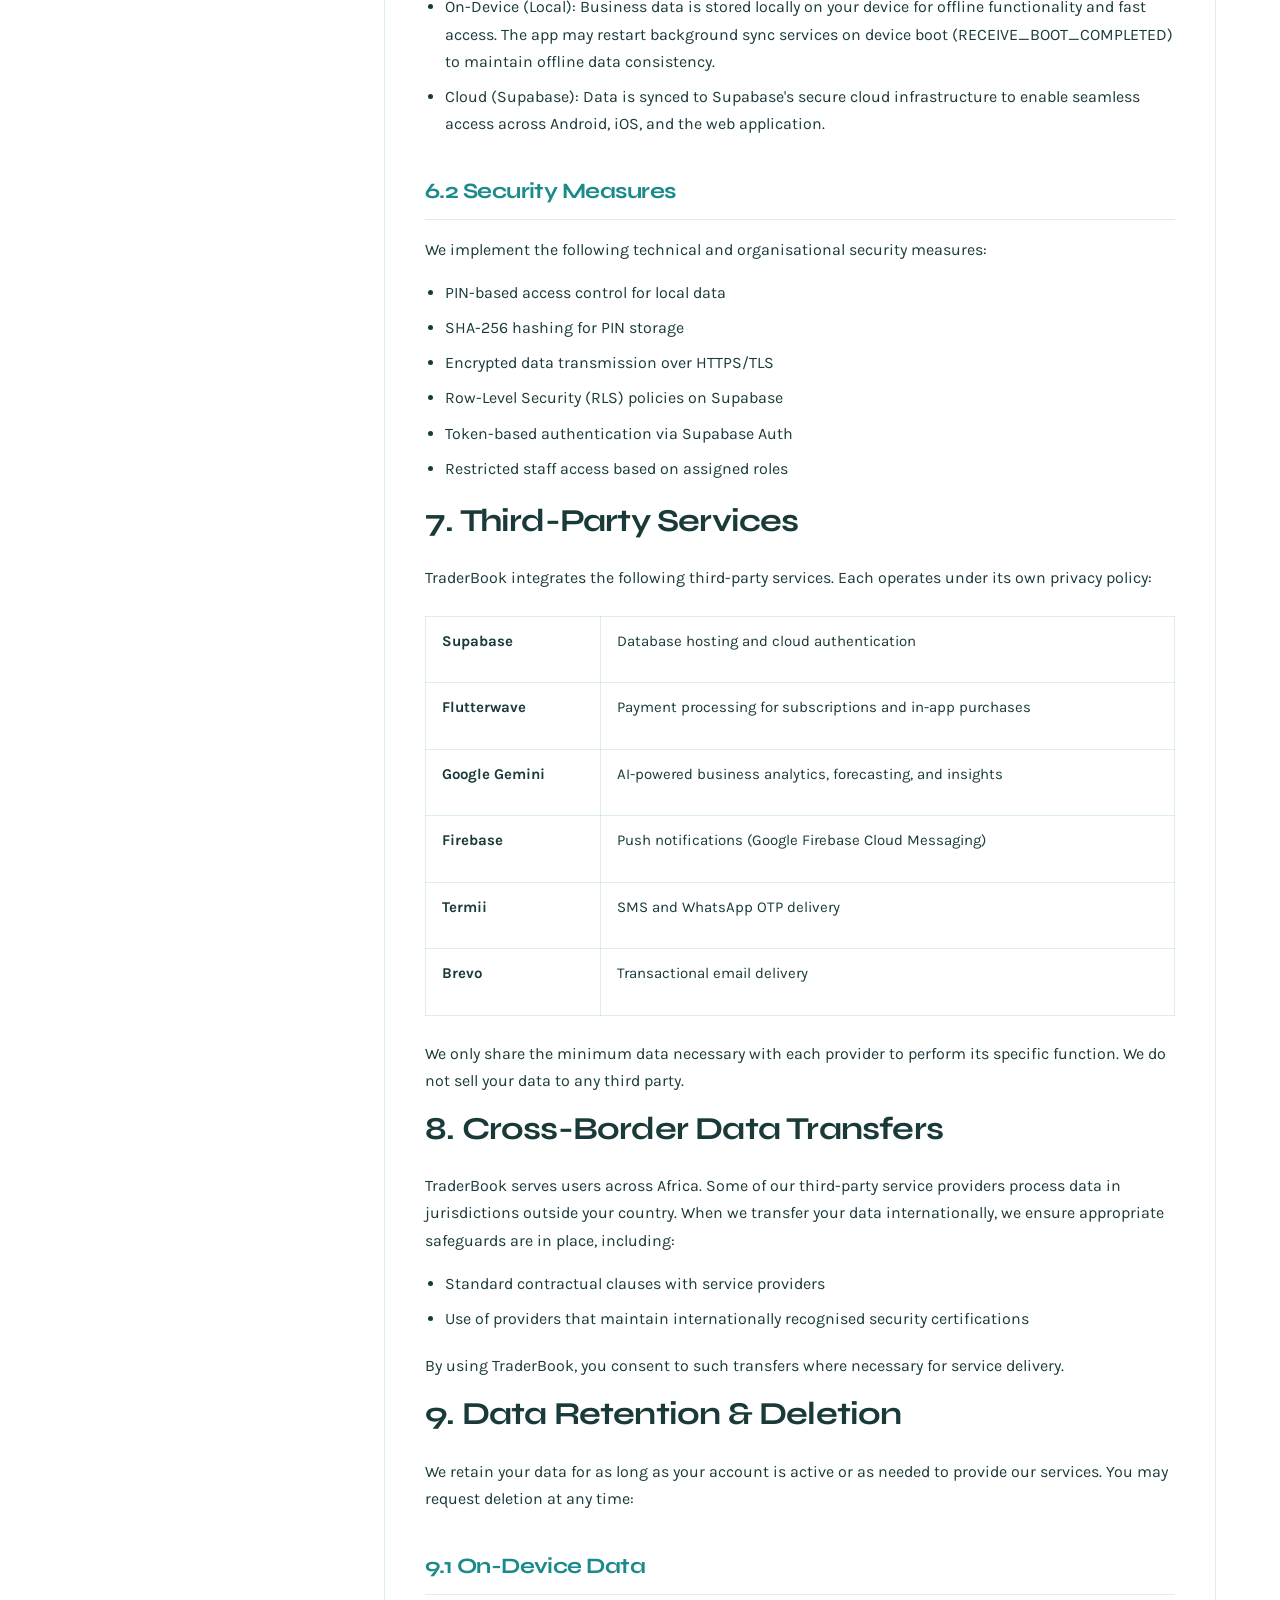
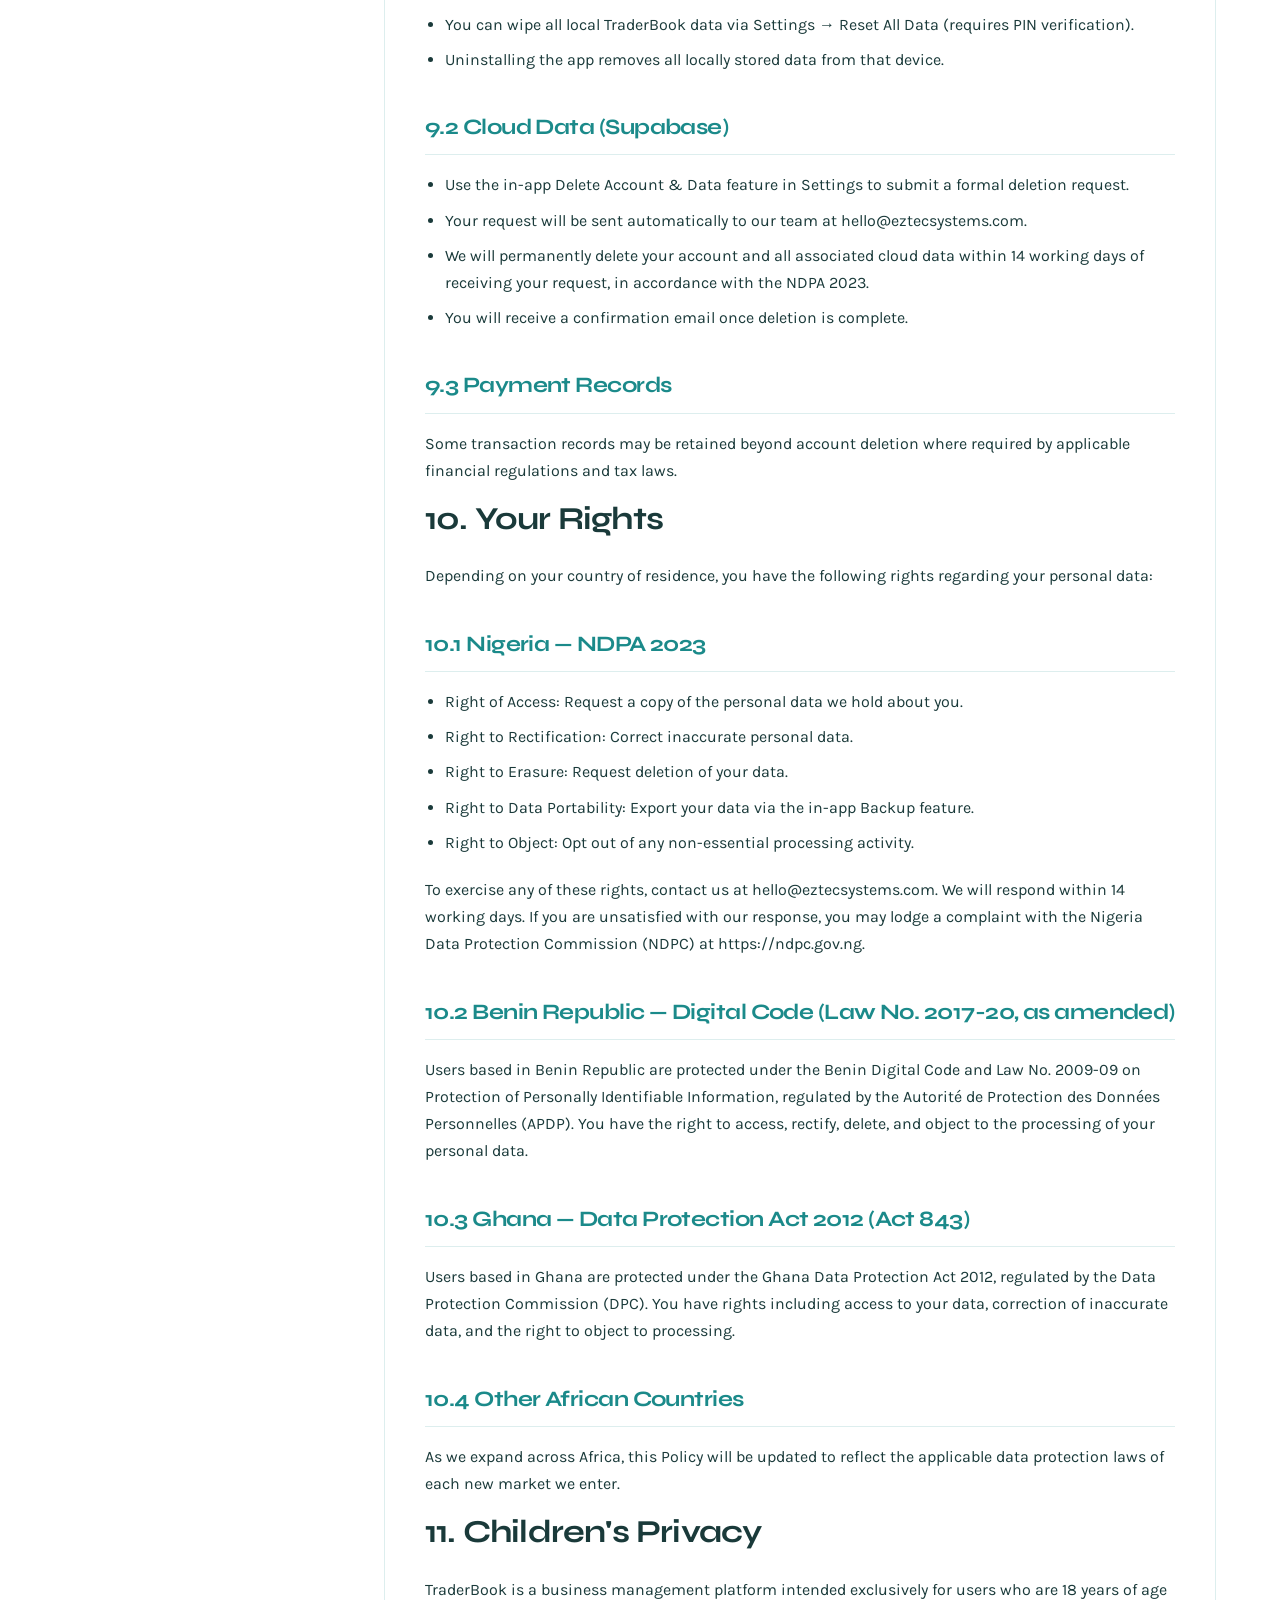
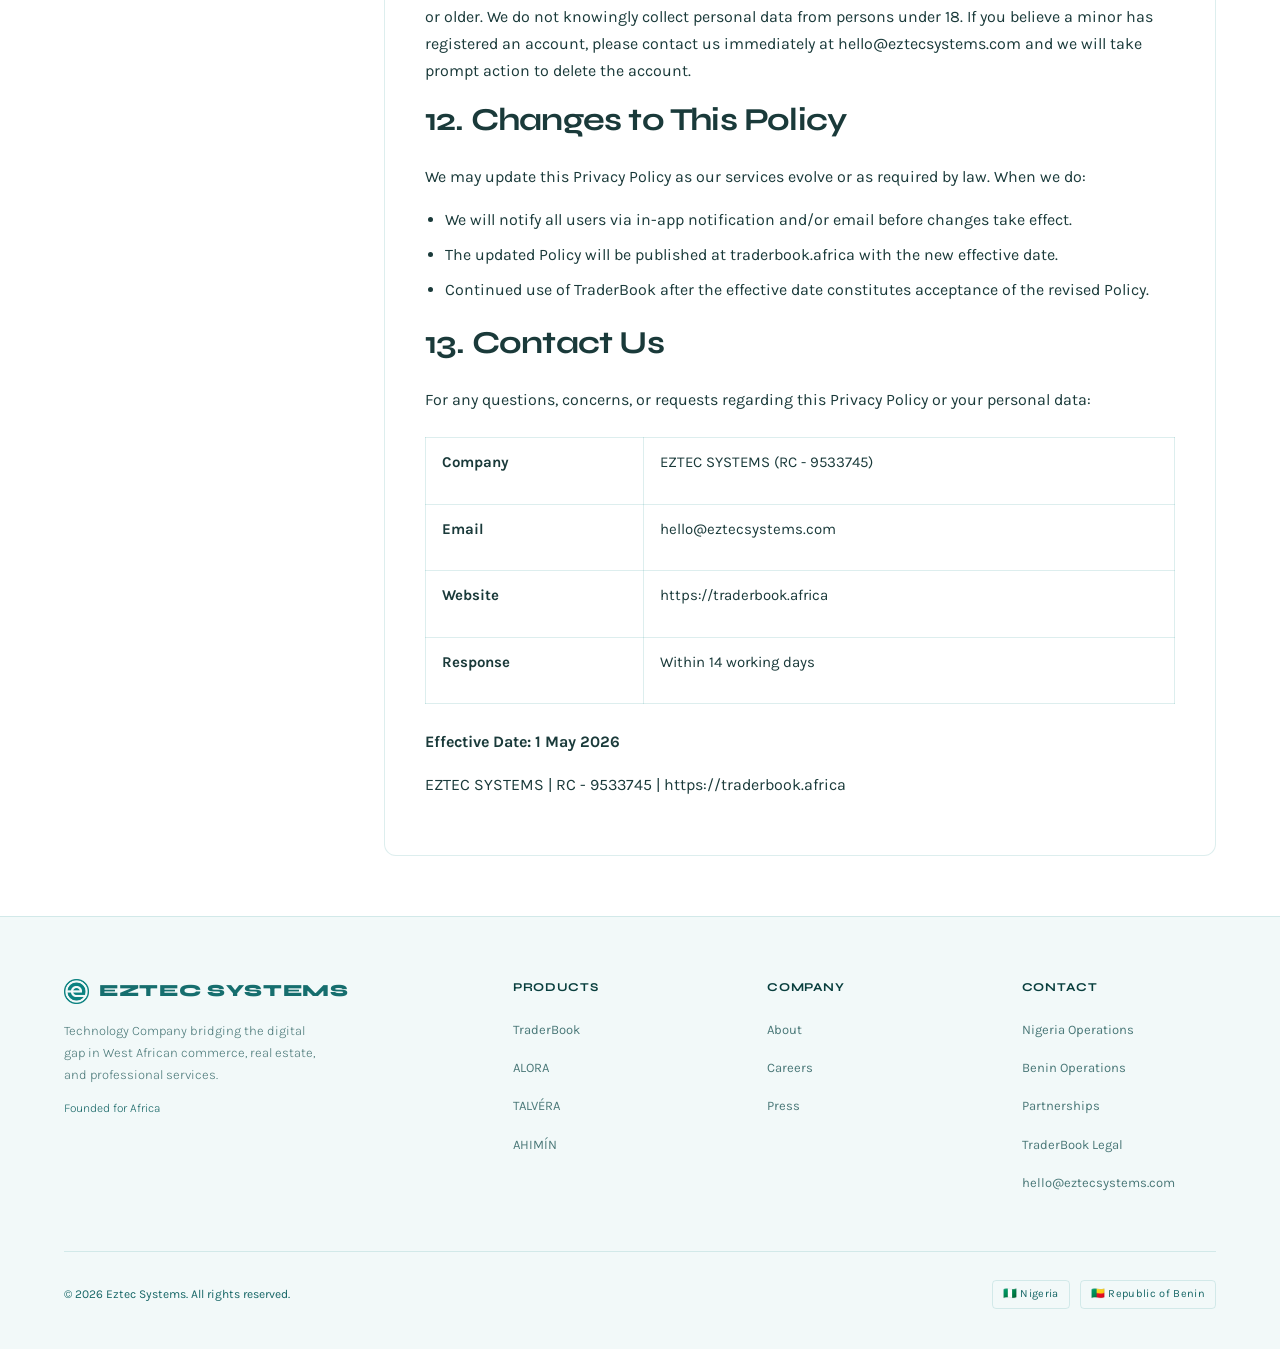
<file: traderbook/privacy-policy/index.html>
<!DOCTYPE html>
<html lang="en">
<head>
<meta charset="UTF-8">
<meta name="viewport" content="width=device-width, initial-scale=1.0">
<title>TraderBook Legal & Privacy — Eztec Systems</title>
<meta name="description" content="Privacy Policy, terms of data collection, and processing standards for TraderBook.">
<link rel="canonical" href="https://eztecsystems.com/traderbook/privacy-policy">
<meta name="theme-color" content="#093F3E">
<link rel="preconnect" href="https://fonts.googleapis.com">
<link rel="preconnect" href="https://fonts.gstatic.com" crossorigin>
<link href="https://fonts.googleapis.com/css2?family=Syne:wght@400;600;700;800&family=Karla:ital,wght@0,300;0,400;0,500;1,300&display=swap" rel="stylesheet">
<link rel="stylesheet" href="../../css/styles.css">
<link rel="stylesheet" href="../../css/legal.css">
<link rel="icon" type="image/png" href="../../images/favicon.png">
</head>
<body>

<!-- NAV -->
<nav id="navbar">
  <a href="../../index.html" class="logo">
    <img src="../../images/logo.png" alt="Eztec Systems logo" class="logo-icon" style="width:38px;height:38px;mix-blend-mode:screen;filter:brightness(1.1);">
    <div class="logo-text">
        <span class="logo-name">EZTEC</span>
        <span class="logo-subtitle">SYSTEMS</span>
    </div>
  </a>

  <ul class="navlinks">
    <li><a href="../../index.html#about">About</a></li>
    <li><a href="../../index.html#products">Products</a></li>
    <li><a href="../../index.html#advantages">Edge</a></li>
    <li><a href="../../index.html#tech">Technology</a></li>
    <li><a href="../../index.html#roadmap">Roadmap</a></li>
    <li><a href="../../careers.html">Careers</a></li>
  </ul>
  <a href="../../index.html#contact" class="navcta">Get in Touch</a>
  <button class="hamburger" id="hbtn" onclick="toggleNav()" aria-label="Toggle navigation">☰</button>
</nav>

<!-- MOBILE NAV -->
<div class="mobilenav" id="mobilenav">
  <a href="../../index.html#about" onclick="closeNav()">About</a>
  <a href="../../index.html#products" onclick="closeNav()">Products</a>
  <a href="../../index.html#advantages" onclick="closeNav()">Competitive Edge</a>
  <a href="../../index.html#tech" onclick="closeNav()">Technology</a>
  <a href="../../index.html#roadmap" onclick="closeNav()">Roadmap</a>
  <a href="../../careers.html" onclick="closeNav()">Careers</a>
  <a href="../../index.html#contact" class="navcta" onclick="closeNav()">Get in Touch</a>
</div>

<div class="legal-container">
  <!-- Sidebar -->
  <aside class="legal-sidebar">
    <div class="legal-section-title">Legal Navigation</div>
    <ul class="legal-nav-list" id="legal-toc">
      <!-- Generated dynamically by script -->
    </ul>
  </aside>

  <!-- Main Content -->
  <main class="legal-main">
    <div class="legal-controls">
      
      <div class="document-selector">
        <button class="doc-tab active" data-doc="privacy" onclick="setDocument('privacy')">Privacy Policy</button>
        <button class="doc-tab " data-doc="tos" onclick="setDocument('tos')">Terms of Service</button>
        <button class="doc-tab " data-doc="eula" onclick="setDocument('eula')">EULA</button>
        <button class="doc-tab " data-doc="dpa" onclick="setDocument('dpa')">DPA</button>
      </div>
      
      <div class="language-selector">
        <button class="lang-tab active" data-lang="en" onclick="setLanguage('en')">EN</button>
        <button class="lang-tab" data-lang="fr" onclick="setLanguage('fr')">FR</button>
      </div>
    </div>

    <div class="legal-content-wrapper">
      <div class="legal-document-body">
        
        <div id="privacy" class="doc-content">
          <div class="lang-content lang-en active">
            <p><strong>TraderBook</strong></p><p>Privacy Policy</p><p><strong>Effective Date: 1 May 2026</strong></p><table><tr><td><p><strong>Company</strong></p></td><td><p>EZTEC SYSTEMS (RC - 9533745)</p></td></tr><tr><td><p><strong>Product</strong></p></td><td><p>TraderBook</p></td></tr><tr><td><p><strong>Website</strong></p></td><td><p>https://traderbook.africa</p></td></tr><tr><td><p><strong>Contact</strong></p></td><td><p>hello@eztecsystems.com</p></td></tr><tr><td><p><strong>Platforms</strong></p></td><td><p>Android · iOS · Web</p></td></tr></table><h1>1. Introduction</h1><p>EZTEC SYSTEMS ("we", "us", or "our") operates the TraderBook application — a business management platform for micro, small, and medium enterprises (MSMEs) across Africa. TraderBook is available on Android, iOS, and as a web application, accessible via a single unified account.</p><p>This Privacy Policy explains what personal data we collect, how we use and protect it, and what rights you have as a user. By registering for or using TraderBook, you agree to the practices described in this Policy.</p><p>We are committed to complying with applicable data protection laws, including the Nigeria Data Protection Act 2023 (NDPA), the Benin Republic Digital Code (Law No. 2017-20, as amended by Law No. 2020-35) and Law No. 2009-09 on Protection of Personally Identifiable Information, and the Ghana Data Protection Act 2012 (Act 843).</p><h1>2. Who We Are</h1><p>EZTEC SYSTEMS, registered in Nigeria under the Companies and Allied Matters Act with registration number RC - 9533745, is the data controller responsible for your personal data processed through TraderBook.</p><p>For all privacy-related enquiries, contact us at: hello@eztecsystems.com</p><h1>3. Data We Collect</h1><p>We collect the following categories of personal data:</p><h2>3.1 Account &amp; Identity Data</h2><ul><li>Full name</li><li>Email address</li><li>Phone number</li><li>Business name(s)</li><li>Role and access level (Owner, Manager, Agent)</li><li>Profile information</li></ul><h2>3.2 Business &amp; Operational Data</h2><p>As a business management tool, TraderBook processes data that you and your staff generate in the course of running your business:</p><ul><li>Sales records and transaction history</li><li>Inventory and stock data, including product images and gallery photos (stored securely in our cloud database)</li><li>Customer and debtor profiles (names, contact details, outstanding balances)</li><li>Staff profiles, roles, and payroll information</li><li>Branch and business structure data</li><li>Business performance analytics and AI-generated insights</li></ul><h2>3.3 Payment &amp; Subscription Data</h2><p>To manage subscriptions and the TraderBook Partner (Referral) Programme, we collect and store:</p><ul><li>Subscription tier and status</li><li>Payment transaction references and timestamps (processed via Flutterwave)</li><li>Referral codes, partner earnings, and reward history</li></ul><p><em>Note: Full card or bank details are never stored by TraderBook. All payment card processing is handled exclusively by Flutterwave, our PCI-DSS compliant payment partner.</em></p><h2>3.4 AI Interaction Data</h2><p>TraderBook's AI features are powered by Google Gemini. To provide intelligent insights, sales forecasting, and business analysis, Gemini may access and process your on-device business data, including:</p><ul><li>Sales and revenue records</li><li>Inventory and stock levels</li><li>Business performance patterns</li></ul><p>This processing is strictly for generating insights for your benefit. Please refer to Google's privacy policy for details of how Gemini handles data at the API level.</p><h2>3.5 Technical &amp; Device Data</h2><ul><li>Device type and operating system</li><li>Push notification tokens (via Firebase Cloud Messaging)</li><li>App version and session metadata</li><li>Sync activity logs and persistent device identifiers (specifically Android ID to authenticate sync requests)</li></ul><h2>3.6 Communications Data</h2><ul><li>SMS one-time passwords (OTPs) delivered via Termii</li><li>WhatsApp OTPs delivered via Termii</li><li>Transactional email records (via Brevo)<br />Live Support Chat message logs (including text and attachments)</li></ul><h2>3.7 Location Data</h2><p>Approximate and precise device location (collected at login and synchronization events, used solely to monitor account access and prevent unauthorized access or fraud).</p><h2>3.8 Audio &amp; Microphone Data</h2><p>Voice note recordings processed via the microphone when using the Creda AI features or Live Support Chat (audio is recorded temporarily, sent to Google Gemini for transcription, and immediately deleted from the device).</p><h2>3.9 Camera &amp; Media Data</h2><p>Camera and photo gallery access used to capture profile pictures, scan codes, upload product gallery images, and send chat attachments.</p><h1>4. How We Collect Your Data</h1><ul><li>Directly from you when you register, set up your business profile, or use TraderBook features.</li><li>Automatically through the app as you record sales, manage inventory, and use AI features.</li><li>Via third-party authentication services (e.g. Google Sign-In via Supabase Auth).</li><li>Through payment interactions processed by Flutterwave.</li><li>Via OTP verification through Termii (SMS and WhatsApp).</li></ul><h1>5. How We Use Your Data</h1><p>We use your data only for the following purposes:</p><ul><li>To create, manage, and maintain your TraderBook account and business profile.</li><li>To sync your data securely across all your devices (Android, iOS, Web) via Supabase.</li><li>To power AI features including business performance analysis, sales forecasting, and inventory insights via Google Gemini.</li></ul><p>To capture photos, upload product gallery images, record voice inputs for Creda AI, and log live support chat history.</p><ul><li>To process subscription payments and manage your subscription tier via Flutterwave.</li><li>To administer the TraderBook Partner Programme, track referrals, and calculate rewards.</li><li>To send push notifications about important account activity via Firebase.</li><li>To deliver OTP verification codes via SMS and WhatsApp through Termii.</li><li>To send transactional emails (e.g. receipts, deletion confirmations) via Brevo.</li><li>To comply with our legal obligations under applicable law.</li><li>To respond to support requests and account deletion enquiries.</li></ul><h1>6. How We Store and Protect Your Data</h1><h2>6.1 Storage Architecture</h2><p>TraderBook uses a hybrid storage model:</p><ul><li>On-Device (Local): Business data is stored locally on your device for offline functionality and fast access. The app may restart background sync services on device boot (RECEIVE_BOOT_COMPLETED) to maintain offline data consistency.</li><li>Cloud (Supabase): Data is synced to Supabase's secure cloud infrastructure to enable seamless access across Android, iOS, and the web application.</li></ul><h2>6.2 Security Measures</h2><p>We implement the following technical and organisational security measures:</p><ul><li>PIN-based access control for local data</li><li>SHA-256 hashing for PIN storage</li><li>Encrypted data transmission over HTTPS/TLS</li><li>Row-Level Security (RLS) policies on Supabase</li><li>Token-based authentication via Supabase Auth</li><li>Restricted staff access based on assigned roles</li></ul><h1>7. Third-Party Services</h1><p>TraderBook integrates the following third-party services. Each operates under its own privacy policy:</p><table><tr><td><p><strong>Supabase</strong></p></td><td><p>Database hosting and cloud authentication</p></td></tr><tr><td><p><strong>Flutterwave</strong></p></td><td><p>Payment processing for subscriptions and in-app purchases</p></td></tr><tr><td><p><strong>Google Gemini</strong></p></td><td><p>AI-powered business analytics, forecasting, and insights</p></td></tr><tr><td><p><strong>Firebase</strong></p></td><td><p>Push notifications (Google Firebase Cloud Messaging)</p></td></tr><tr><td><p><strong>Termii</strong></p></td><td><p>SMS and WhatsApp OTP delivery</p></td></tr><tr><td><p><strong>Brevo</strong></p></td><td><p>Transactional email delivery</p></td></tr></table><p>We only share the minimum data necessary with each provider to perform its specific function. We do not sell your data to any third party.</p><h1>8. Cross-Border Data Transfers</h1><p>TraderBook serves users across Africa. Some of our third-party service providers process data in jurisdictions outside your country. When we transfer your data internationally, we ensure appropriate safeguards are in place, including:</p><ul><li>Standard contractual clauses with service providers</li><li>Use of providers that maintain internationally recognised security certifications</li></ul><p>By using TraderBook, you consent to such transfers where necessary for service delivery.</p><h1>9. Data Retention &amp; Deletion</h1><p>We retain your data for as long as your account is active or as needed to provide our services. You may request deletion at any time:</p><h2>9.1 On-Device Data</h2><ul><li>You can wipe all local TraderBook data via Settings → Reset All Data (requires PIN verification).</li><li>Uninstalling the app removes all locally stored data from that device.</li></ul><h2>9.2 Cloud Data (Supabase)</h2><ul><li>Use the in-app Delete Account &amp; Data feature in Settings to submit a formal deletion request.</li><li>Your request will be sent automatically to our team at hello@eztecsystems.com.</li><li>We will permanently delete your account and all associated cloud data within 14 working days of receiving your request, in accordance with the NDPA 2023.</li><li>You will receive a confirmation email once deletion is complete.</li></ul><h2>9.3 Payment Records</h2><p>Some transaction records may be retained beyond account deletion where required by applicable financial regulations and tax laws.</p><h1>10. Your Rights</h1><p>Depending on your country of residence, you have the following rights regarding your personal data:</p><h2>10.1 Nigeria — NDPA 2023</h2><ul><li>Right of Access: Request a copy of the personal data we hold about you.</li><li>Right to Rectification: Correct inaccurate personal data.</li><li>Right to Erasure: Request deletion of your data.</li><li>Right to Data Portability: Export your data via the in-app Backup feature.</li><li>Right to Object: Opt out of any non-essential processing activity.</li></ul><p>To exercise any of these rights, contact us at hello@eztecsystems.com. We will respond within 14 working days. If you are unsatisfied with our response, you may lodge a complaint with the Nigeria Data Protection Commission (NDPC) at https://ndpc.gov.ng.</p><h2>10.2 Benin Republic — Digital Code (Law No. 2017-20, as amended)</h2><p>Users based in Benin Republic are protected under the Benin Digital Code and Law No. 2009-09 on Protection of Personally Identifiable Information, regulated by the Autorité de Protection des Données Personnelles (APDP). You have the right to access, rectify, delete, and object to the processing of your personal data.</p><h2>10.3 Ghana — Data Protection Act 2012 (Act 843)</h2><p>Users based in Ghana are protected under the Ghana Data Protection Act 2012, regulated by the Data Protection Commission (DPC). You have rights including access to your data, correction of inaccurate data, and the right to object to processing.</p><h2>10.4 Other African Countries</h2><p>As we expand across Africa, this Policy will be updated to reflect the applicable data protection laws of each new market we enter.</p><h1>11. Children's Privacy</h1><p>TraderBook is a business management platform intended exclusively for users who are 18 years of age or older. We do not knowingly collect personal data from persons under 18. If you believe a minor has registered an account, please contact us immediately at hello@eztecsystems.com and we will take prompt action to delete the account.</p><h1>12. Changes to This Policy</h1><p>We may update this Privacy Policy as our services evolve or as required by law. When we do:</p><ul><li>We will notify all users via in-app notification and/or email before changes take effect.</li><li>The updated Policy will be published at traderbook.africa with the new effective date.</li><li>Continued use of TraderBook after the effective date constitutes acceptance of the revised Policy.</li></ul><h1>13. Contact Us</h1><p>For any questions, concerns, or requests regarding this Privacy Policy or your personal data:</p><table><tr><td><p><strong>Company</strong></p></td><td><p>EZTEC SYSTEMS (RC - 9533745)</p></td></tr><tr><td><p><strong>Email</strong></p></td><td><p>hello@eztecsystems.com</p></td></tr><tr><td><p><strong>Website</strong></p></td><td><p>https://traderbook.africa</p></td></tr><tr><td><p><strong>Response</strong></p></td><td><p>Within 14 working days</p></td></tr></table><p><strong>Effective Date: 1 May 2026</strong></p><p>EZTEC SYSTEMS  |  RC - 9533745  |  https://traderbook.africa</p>
          </div>
          <div class="lang-content lang-fr">
            <p><strong>TraderBook</strong></p><p>Politique de Confidentialité</p><p><strong>Date d'entrée en vigueur : 1er mai 2026</strong></p><table><tr><td><p><strong>Société</strong></p></td><td><p>EZTEC SYSTEMS (RC - 9533745)</p></td></tr><tr><td><p><strong>Produit</strong></p></td><td><p>TraderBook</p></td></tr><tr><td><p><strong>Site web</strong></p></td><td><p>https://traderbook.africa</p></td></tr><tr><td><p><strong>Contact</strong></p></td><td><p>hello@eztecsystems.com</p></td></tr><tr><td><p><strong>Plateformes</strong></p></td><td><p>Android · iOS · Web</p></td></tr></table><h1>1. Introduction</h1><p>EZTEC SYSTEMS (« nous », « notre » ou « nos ») exploite l'application TraderBook, une plateforme de gestion d'entreprise destinée aux micro, petites et moyennes entreprises (MPME) à travers l'Afrique. TraderBook est disponible sur Android, iOS et en tant qu'application web, accessible via un compte unique et unifié.</p><p>La présente Politique de Confidentialité explique quelles données personnelles nous collectons, comment nous les utilisons et les protégeons, ainsi que les droits dont vous disposez en tant qu'utilisateur. En vous inscrivant ou en utilisant TraderBook, vous acceptez les pratiques décrites dans la présente Politique.</p><p>Nous nous engageons à respecter les lois applicables en matière de protection des données, notamment la Loi nigériane sur la protection des données de 2023 (NDPA), le Code numérique de la République du Bénin (Loi n° 2017-20, telle que modifiée par la Loi n° 2020-35) ainsi que la Loi n° 2009-09 relative à la protection des données personnelles identifiables, et la Loi ghanéenne sur la protection des données de 2012 (Loi 843).</p><h1>2. Identité du Responsable du Traitement</h1><p>EZTEC SYSTEMS, enregistrée au Nigeria conformément à la Loi sur les sociétés et les questions connexes sous le numéro d'immatriculation RC - 9533745, est le responsable du traitement de vos données personnelles traitées via TraderBook.</p><p>Pour toute question relative à la protection des données, veuillez nous contacter à : hello@eztecsystems.com</p><h1>3. Données que Nous Collectons</h1><p>Nous collectons les catégories suivantes de données personnelles :</p><h2>3.1 Données de Compte et d'Identité</h2><ul><li>Nom complet</li><li>Adresse e-mail</li><li>Numéro de téléphone</li><li>Nom(s) de l'entreprise</li><li>Rôle et niveau d'accès (Propriétaire, Responsable, Agent)</li><li>Informations de profil</li></ul><h2>3.2 Données Commerciales et Opérationnelles</h2><p>En tant qu'outil de gestion d'entreprise, TraderBook traite les données générées par vous et votre personnel dans le cadre de votre activité :</p><ul><li>Enregistrements des ventes et historique des transactions</li><li>Données d'inventaire et de stock, y compris les images des produits et les photos de la galerie (stockées en toute sécurité dans notre base de données cloud)</li><li>Profils des clients et débiteurs (noms, coordonnées, soldes impayés)</li><li>Profils du personnel, rôles et informations de paie</li><li>Données relatives à la structure des agences et des entreprises</li><li>Analyses de performance commerciale et insights générés par l'IA</li></ul><h2>3.3 Données de Paiement et d'Abonnement</h2><p>Afin de gérer les abonnements et le Programme Partenaire (Parrainage) TraderBook, nous collectons et stockons :</p><ul><li>Niveau et statut d'abonnement</li><li>Références de transactions de paiement et horodatages (traités via Flutterwave)</li><li>Codes de parrainage, gains partenaires et historique des récompenses</li></ul><p><em>Remarque : Les coordonnées bancaires ou de carte de paiement complètes ne sont jamais stockées par TraderBook. Tout traitement des paiements par carte est géré exclusivement par Flutterwave, notre partenaire de paiement certifié PCI-DSS.</em></p><h2>3.4 Données d'Interaction avec l'IA</h2><p>Les fonctionnalités IA de TraderBook sont propulsées par Google Gemini. Pour fournir des analyses commerciales intelligentes, des prévisions de ventes et des recommandations, Gemini peut accéder et traiter vos données commerciales enregistrées sur l'appareil, notamment :</p><ul><li>Enregistrements des ventes et des revenus</li><li>Niveaux d'inventaire et de stock</li><li>Indicateurs de performance commerciale</li></ul><p>Ce traitement est strictement réalisé pour générer des insights à votre bénéfice. Veuillez consulter la politique de confidentialité de Google pour les détails sur la manière dont Gemini traite les données au niveau de l'API.</p><h2>3.5 Données Techniques et d'Appareil</h2><ul><li>Type d'appareil et système d'exploitation</li><li>Jetons de notification push (via Firebase Cloud Messaging)</li><li>Version de l'application et métadonnées de session</li><li>Journaux d'activité de synchronisation et identifiants d'appareil persistants (notamment l'identifiant Android ID pour authentifier les requêtes de synchronisation)</li></ul><h2>3.6 Données de Communications</h2><ul><li>Mots de passe à usage unique (OTP) par SMS, envoyés via Termii</li><li>OTP WhatsApp envoyés via Termii</li><li>Enregistrements d'e-mails transactionnels (via Brevo)<br />Journaux des messages du chat d'assistance en direct (y compris le texte et les pièces jointes)</li></ul><h2>3.7 Données de Localisation</h2><p>Localisation approximative et précise de l'appareil (collectée lors des événements de connexion et de synchronisation, utilisée uniquement pour surveiller l'accès au compte et prévenir les accès non autorisés ou la fraude).</p><h2>3.8 Données Audio et Microphone</h2><p>Enregistrements de notes vocales traités via le microphone lors de l'utilisation des fonctionnalités Creda AI ou du chat d'assistance en direct (l'audio est enregistré temporairement, envoyé à Google Gemini pour transcription, et immédiatement supprimé de l'appareil).</p><h2>3.9 Données de Caméra et de Galerie Photos</h2><p>Accès à l'appareil photo et à la galerie pour prendre des photos de profil, numériser des codes, télécharger des images de produits et envoyer des pièces jointes dans le chat d'assistance.</p><h1>4. Comment Nous Collectons Vos Données</h1><ul><li>Directement auprès de vous lors de votre inscription, de la configuration de votre profil professionnel ou de l'utilisation des fonctionnalités TraderBook.</li><li>Automatiquement via l'application lorsque vous enregistrez des ventes, gérez les stocks et utilisez les fonctionnalités IA.</li><li>Via des services d'authentification tiers (par exemple, Google Sign-In via Supabase Auth).</li><li>À travers les interactions de paiement traitées par Flutterwave.</li><li>Via la vérification OTP par SMS et WhatsApp via Termii.</li></ul><h1>5. Comment Nous Utilisons Vos Données</h1><p>Nous utilisons vos données uniquement aux fins suivantes :</p><ul><li>Créer, gérer et maintenir votre compte TraderBook et votre profil d'entreprise.</li><li>Synchroniser vos données en toute sécurité sur tous vos appareils (Android, iOS, Web) via Supabase.</li><li>Alimenter les fonctionnalités IA, notamment l'analyse de performance commerciale, les prévisions de ventes et les insights sur les stocks via Google Gemini.</li></ul><p>Prendre des photos, télécharger des images de produits, enregistrer des notes vocales pour Creda AI et enregistrer l'historique du chat d'assistance en direct.</p><ul><li>Traiter les paiements d'abonnement et gérer votre niveau d'abonnement via Flutterwave.</li><li>Administrer le Programme Partenaire TraderBook, suivre les parrainages et calculer les récompenses.</li><li>Envoyer des notifications push concernant l'activité importante du compte via Firebase.</li><li>Délivrer des codes OTP de vérification par SMS et WhatsApp via Termii.</li><li>Envoyer des e-mails transactionnels (par exemple, reçus, confirmations de suppression) via Brevo.</li><li>Respecter nos obligations légales en vertu de la législation applicable.</li><li>Répondre aux demandes d'assistance et aux demandes de suppression de compte.</li></ul><h1>6. Stockage et Protection de Vos Données</h1><h2>6.1 Architecture de Stockage</h2><p>TraderBook utilise un modèle de stockage hybride :</p><ul><li>Sur l'appareil (local) : Les données commerciales sont stockées localement sur votre appareil pour permettre un fonctionnement hors ligne et un accès rapide. L'application peut redémarrer les services de synchronisation en arrière-plan au démarrage de l'appareil (RECEIVE_BOOT_COMPLETED) pour maintenir la cohérence des données hors ligne.</li><li>Cloud (Supabase) : Les données sont synchronisées avec l'infrastructure cloud sécurisée de Supabase pour permettre un accès fluide sur Android, iOS et l'application web via un compte unique.</li></ul><h2>6.2 Mesures de Sécurité</h2><p>Nous mettons en œuvre les mesures de sécurité techniques et organisationnelles suivantes :</p><ul><li>Contrôle d'accès par code PIN pour les données locales</li><li>Hachage SHA-256 pour le stockage des codes PIN</li><li>Transmission de données chiffrée via HTTPS/TLS</li><li>Politiques de sécurité au niveau des lignes (RLS) sur Supabase</li><li>Authentification par jeton via Supabase Auth</li><li>Accès du personnel restreint selon les rôles attribués</li></ul><h1>7. Services Tiers</h1><p>TraderBook intègre les services tiers suivants. Chacun opère selon sa propre politique de confidentialité :</p><table><tr><td><p><strong>Supabase</strong></p></td><td><p>Hébergement de base de données et authentification cloud</p></td></tr><tr><td><p><strong>Flutterwave</strong></p></td><td><p>Traitement des paiements pour les abonnements et achats intégrés</p></td></tr><tr><td><p><strong>Google Gemini</strong></p></td><td><p>Analyses commerciales, prévisions et insights propulsés par l'IA</p></td></tr><tr><td><p><strong>Firebase</strong></p></td><td><p>Notifications push (Google Firebase Cloud Messaging)</p></td></tr><tr><td><p><strong>Termii</strong></p></td><td><p>Livraison d'OTP par SMS et WhatsApp</p></td></tr><tr><td><p><strong>Brevo</strong></p></td><td><p>Livraison d'e-mails transactionnels</p></td></tr></table><p>Nous partageons uniquement le minimum de données nécessaire avec chaque prestataire pour l'accomplissement de sa fonction spécifique. Nous ne vendons vos données à aucun tiers.</p><h1>8. Transferts Transfrontaliers de Données</h1><p>TraderBook s'adresse aux utilisateurs à travers l'Afrique. Certains de nos prestataires de services tiers traitent des données dans des pays autres que le vôtre. Lorsque nous transférons vos données à l'international, nous veillons à la mise en place de garanties appropriées, notamment :</p><ul><li>Clauses contractuelles types avec les prestataires de services</li><li>Recours à des prestataires disposant de certifications de sécurité reconnues à l'international</li></ul><p>En utilisant TraderBook, vous consentez à de tels transferts lorsqu'ils sont nécessaires à la fourniture du service.</p><h1>9. Conservation et Suppression des Données</h1><p>Nous conservons vos données aussi longtemps que votre compte est actif ou selon les besoins de nos services. Vous pouvez demander la suppression à tout moment :</p><h2>9.1 Données sur l'Appareil</h2><ul><li>Vous pouvez effacer toutes les données TraderBook locales à tout moment via Paramètres → Réinitialiser toutes les données (nécessite la vérification du code PIN).</li><li>La désinstallation de l'application supprime toutes les données stockées localement sur cet appareil.</li></ul><h2>9.2 Données Cloud (Supabase)</h2><ul><li>Utilisez la fonctionnalité Supprimer mon compte et mes données dans les Paramètres de l'application pour soumettre une demande formelle de suppression.</li><li>Votre demande sera envoyée automatiquement à notre équipe à hello@eztecsystems.com.</li><li>Nous supprimerons définitivement votre compte et toutes les données cloud associées dans un délai de 14 jours ouvrables suivant la réception de votre demande, conformément à la NDPA 2023.</li><li>Vous recevrez un e-mail de confirmation une fois la suppression effectuée.</li></ul><h2>9.3 Données de Paiement</h2><p>Certains enregistrements de transactions peuvent être conservés au-delà de la suppression du compte lorsque la réglementation financière ou fiscale applicable l'exige.</p><h1>10. Vos Droits</h1><p>Selon votre pays de résidence, vous disposez des droits suivants concernant vos données personnelles :</p><h2>10.1 Nigeria — NDPA 2023</h2><ul><li>Droit d'accès : Demander une copie des données personnelles que nous détenons sur vous.</li><li>Droit de rectification : Corriger des données personnelles inexactes.</li><li>Droit à l'effacement : Demander la suppression de vos données.</li><li>Droit à la portabilité des données : Exporter vos données via la fonctionnalité de sauvegarde intégrée.</li><li>Droit d'opposition : Vous opposer à tout traitement non essentiel de vos données.</li></ul><p>Pour exercer l'un de ces droits, contactez-nous à hello@eztecsystems.com. Nous répondrons dans un délai de 14 jours ouvrables. Si vous n'êtes pas satisfait de notre réponse, vous pouvez déposer une plainte auprès de la Commission nigériane de protection des données (NDPC) à l'adresse https://ndpc.gov.ng.</p><h2>10.2 République du Bénin — Code Numérique (Loi n° 2017-20, telle que modifiée)</h2><p>Les utilisateurs basés en République du Bénin sont protégés par le Code numérique du Bénin et la Loi n° 2009-09 relative à la protection des données personnelles identifiables, sous la supervision de l'Autorité de Protection des Données Personnelles (APDP). Vous disposez du droit d'accéder à vos données, de les rectifier, de les supprimer et de vous opposer à leur traitement.</p><h2>10.3 Ghana — Loi sur la Protection des Données de 2012 (Loi 843)</h2><p>Les utilisateurs basés au Ghana sont protégés par la Loi ghanéenne sur la protection des données de 2012, sous la supervision de la Commission de protection des données (DPC). Vous disposez notamment du droit d'accès à vos données, de correction des données inexactes et du droit d'opposition au traitement.</p><h2>10.4 Autres Pays Africains</h2><p>À mesure que nous nous développons à travers l'Afrique, la présente Politique sera mise à jour pour refléter les lois applicables en matière de protection des données dans chaque nouveau marché que nous intégrerons.</p><h1>11. Protection des Mineurs</h1><p>TraderBook est une plateforme de gestion d'entreprise destinée exclusivement aux utilisateurs âgés de 18 ans ou plus. Nous ne collectons pas sciemment de données personnelles auprès de personnes de moins de 18 ans. Si vous pensez qu'un mineur a créé un compte, veuillez nous contacter immédiatement à hello@eztecsystems.com et nous prendrons des mesures promptes pour supprimer ce compte.</p><h1>12. Modifications de la Présente Politique</h1><p>Nous pouvons mettre à jour la présente Politique de Confidentialité au fur et à mesure de l'évolution de nos services ou selon les exigences légales. Dans ce cas :</p><ul><li>Nous informerons tous les utilisateurs via une notification dans l'application et/ou par e-mail avant l'entrée en vigueur des modifications.</li><li>La Politique mise à jour sera publiée sur traderbook.africa avec la nouvelle date d'entrée en vigueur.</li><li>La poursuite de l'utilisation de TraderBook après la date d'entrée en vigueur vaut acceptation de la Politique révisée.</li></ul><h1>13. Nous Contacter</h1><p>Pour toute question, préoccupation ou demande relative à la présente Politique de Confidentialité ou à vos données personnelles :</p><table><tr><td><p><strong>Société</strong></p></td><td><p>EZTEC SYSTEMS (RC - 9533745)</p></td></tr><tr><td><p><strong>E-mail</strong></p></td><td><p>hello@eztecsystems.com</p></td></tr><tr><td><p><strong>Site web</strong></p></td><td><p>https://traderbook.africa</p></td></tr><tr><td><p><strong>Délai</strong></p></td><td><p>14 jours ouvrables</p></td></tr></table><p><strong>Date d'entrée en vigueur : 1er mai 2026</strong></p><p>EZTEC SYSTEMS  |  RC - 9533745  |  https://traderbook.africa</p>
          </div>
        </div>
        <div id="tos" class="doc-content">
          <div class="lang-content lang-en active">
            <p><strong>TraderBook</strong></p><p>Terms of Service</p><p><strong>Effective Date: 1 May 2026</strong></p><table><tr><td><p><strong>Company</strong></p></td><td><p>EZTEC SYSTEMS (RC - 9533745)</p></td></tr><tr><td><p><strong>Product</strong></p></td><td><p>TraderBook</p></td></tr><tr><td><p><strong>Website</strong></p></td><td><p>https://traderbook.africa</p></td></tr><tr><td><p><strong>Contact</strong></p></td><td><p>hello@eztecsystems.com</p></td></tr><tr><td><p><strong>Platforms</strong></p></td><td><p>Android · iOS · Web</p></td></tr></table><h1>1. Acceptance of Terms</h1><p>By downloading, installing, or using the TraderBook application ("App") on any platform — including Android, iOS, and the web application at https://traderbook.africa — you ("User", "you") agree to be bound by these Terms of Service ("Terms") and our Privacy Policy. If you do not agree, you must discontinue use immediately.</p><p>These Terms constitute a legally binding agreement between you and EZTEC SYSTEMS (RC - 9533745), the operator of TraderBook.</p><h1>2. About TraderBook</h1><p>TraderBook is a business management platform designed for micro, small, and medium enterprises (MSMEs) across Africa. TraderBook provides tools for point-of-sale management, inventory control, debt collection, AI-powered business analytics, payroll management, staff access control, and more.</p><p>A single TraderBook account grants access across Android, iOS, and the web application. Business owners may manage multiple businesses, multiple branches per business, and multiple staff members per branch.</p><h1>3. Eligibility</h1><ul><li>You must be at least 18 years of age to register for and use TraderBook.</li><li>You must use TraderBook for lawful business purposes only.</li><li>By registering, you represent that all information you provide is accurate and that you are authorised to enter into these Terms.</li></ul><h1>4. Account Registration &amp; Structure</h1><h2>4.1 Account Creation</h2><p>You may register using your email address, phone number, or an approved social sign-in method (e.g. Google). You are responsible for maintaining the confidentiality of your account credentials.</p><h2>4.2 Multi-Business &amp; Branch Structure</h2><p>TraderBook supports the following account hierarchy:</p><ul><li>A single account can manage multiple businesses.</li><li>Each business can have multiple branches.</li><li>Each branch can have multiple staff members with assigned roles (Owner, Manager, Agent).</li><li>The account owner can add, manage, and revoke staff access at any time.</li><li>The account owner can manage payroll across all businesses and branches.</li></ul><h2>4.3 Account Security</h2><p>You are responsible for all activity that occurs under your account. You must notify us immediately at hello@eztecsystems.com if you suspect any unauthorised access to your account.</p><h1>5. Subscription Plans &amp; Payments</h1><h2>5.1 Subscription Tiers</h2><p>TraderBook is offered under multiple subscription tiers. Details of current plans, features, and pricing are available at https://traderbook.africa.</p><h2>5.2 Payment Processing</h2><p>All payments are processed securely by Flutterwave, our payment partner. TraderBook accepts payment in Nigerian Naira (NGN), West African CFA Franc (XOF/XAF), and other local currencies as we expand across Africa.</p><h2>5.3 Billing &amp; Renewals</h2><ul><li>Subscriptions renew automatically at the end of each billing period unless cancelled.</li><li>You may upgrade, downgrade, or cancel your subscription at any time from within the App.</li><li>Refunds are handled in accordance with our Refund Policy available at traderbook.africa.</li></ul><h2>5.4 Subscription Data</h2><p>TraderBook stores your subscription tier, status, and payment transaction references locally and in our Supabase cloud database solely for the purposes of service delivery and access control. We do not store full card or bank details.</p><h1>6. TraderBook Partner Programme (Referral)</h1><p>TraderBook operates a Partner Programme that allows users to earn rewards by referring new subscribers. Programme terms, reward calculations, and payout conditions are governed by the TraderBook Partner Programme Terms, available at traderbook.africa. By participating, you agree to those additional terms.</p><h1>7. AI Features</h1><p>TraderBook includes AI-powered features for business analytics, sales forecasting, inventory management, and business insights. These features are powered by Google Gemini AI.</p><ul><li>The AI may access and process your on-device business data (sales records, inventory, financial patterns) to generate insights tailored to your business.</li><li>AI-generated insights and predictions are advisory in nature. You remain solely responsible for all business decisions.</li><li>EZTEC SYSTEMS makes no guarantee as to the accuracy or completeness of AI-generated content.</li><li>You must not use AI features to generate misleading, fraudulent, or illegal content.</li></ul><h1>8. WhatsApp &amp; SMS Integration</h1><p>TraderBook integrates with WhatsApp and SMS (via Termii) for OTP verification and communication features. By using these features:</p><ul><li>You acknowledge that messages are sent from your registered contact details.</li><li>You are responsible for the accuracy and appropriateness of all messages generated.</li><li>You must comply with all applicable messaging and communications laws in your jurisdiction.</li></ul><h1>9. Push Notifications</h1><p>TraderBook uses Firebase Cloud Messaging to send you push notifications about account activity, subscription status, and business insights. You may manage notification preferences within the App settings.</p><h1>10. User Responsibilities</h1><p>By using TraderBook, you agree to:</p><ul><li>Provide accurate and truthful information at all times.</li><li>Keep your account credentials secure and confidential.</li><li>Ensure that staff members added to your account are authorised to use TraderBook.</li><li>Secure your device with an appropriate screen lock, given that business data is stored locally.</li><li>Maintain regular backups of your data using the in-app Backup feature.</li><li>Accept full responsibility for data loss resulting from device failure, accidental deletion, or unauthorised access to your account.</li></ul><h1>11. Prohibited Uses</h1><p>You must not use TraderBook to:</p><ul><li>Record or facilitate any illegal transaction, including tax evasion, money laundering, or fraud.</li><li>Attempt to reverse-engineer, decompile, or tamper with the App.</li><li>Use automated scripts or bots to access the App.</li><li>Share your account credentials with unauthorised parties.</li><li>Upload or transmit malicious code or content.</li><li>Infringe upon the intellectual property rights of EZTEC SYSTEMS or any third party.</li></ul><h1>12. Intellectual Property</h1><p>The TraderBook name, logo, application, and all associated content are the exclusive intellectual property of EZTEC SYSTEMS. Nothing in these Terms grants you any right to use our trademarks, trade names, or other brand elements without our prior written consent.</p><h1>13. App Distribution</h1><p>TraderBook is available for download on the Google Play Store, Amazon App Store, and Apple App Store. Always download TraderBook from official, authorised sources only. EZTEC SYSTEMS accepts no responsibility for any harm arising from installations from unofficial sources.</p><h1>14. Limitation of Liability</h1><p>To the maximum extent permitted by applicable law, EZTEC SYSTEMS shall not be liable for any indirect, incidental, special, or consequential damages arising from your use of TraderBook, including but not limited to loss of business data, loss of profits, or business interruption.</p><p>TraderBook is provided on an "as is" and "as available" basis. We do not warrant that the App will be error-free, uninterrupted, or free of security vulnerabilities at all times.</p><h1>15. Termination &amp; Account Deletion</h1><p>You may stop using TraderBook at any time. To permanently delete your account and all associated data:</p><ul><li>Use the Delete My Account &amp; Data feature in Settings. Your deletion request will be sent to our team automatically.</li><li>We will process your request and permanently delete your cloud data within 14 working days.</li><li>You will receive a confirmation email upon completion.</li></ul><p>EZTEC SYSTEMS reserves the right to suspend or terminate your account if we determine, in good faith, that you have violated these Terms. We will provide notice where reasonably practicable.</p><h1>16. Governing Law &amp; Dispute Resolution</h1><p>These Terms are governed by the laws of the Federal Republic of Nigeria. Users in the Republic of Benin are additionally subject to applicable Beninese law, and users in Ghana are additionally subject to applicable Ghanaian law.</p><p>For informal dispute resolution, please contact us first at hello@eztecsystems.com. We will make every reasonable effort to resolve your concern within 14 working days. If a resolution cannot be reached, disputes shall be subject to the jurisdiction of the courts of Nigeria.</p><h1>17. Changes to These Terms</h1><p>We may update these Terms as TraderBook evolves. We will notify you via in-app notification and/or email before any material changes take effect. Continued use after the effective date of any change constitutes your acceptance of the revised Terms.</p><h1>18. Contact Us</h1><table><tr><td><p><strong>Company</strong></p></td><td><p>EZTEC SYSTEMS (RC - 9533745)</p></td></tr><tr><td><p><strong>Email</strong></p></td><td><p>hello@eztecsystems.com</p></td></tr><tr><td><p><strong>Website</strong></p></td><td><p>https://traderbook.africa</p></td></tr><tr><td><p><strong>Response</strong></p></td><td><p>Within 14 working days</p></td></tr></table><p><strong>Effective Date: 1 May 2026</strong></p><p>EZTEC SYSTEMS  |  RC - 9533745  |  https://traderbook.africa</p>
          </div>
          <div class="lang-content lang-fr">
            <p><strong>TraderBook</strong></p><p>Conditions Générales d'Utilisation</p><p><strong>Date d'entrée en vigueur : 1er mai 2026</strong></p><table><tr><td><p><strong>Société</strong></p></td><td><p>EZTEC SYSTEMS (RC - 9533745)</p></td></tr><tr><td><p><strong>Produit</strong></p></td><td><p>TraderBook</p></td></tr><tr><td><p><strong>Site web</strong></p></td><td><p>https://traderbook.africa</p></td></tr><tr><td><p><strong>Contact</strong></p></td><td><p>hello@eztecsystems.com</p></td></tr><tr><td><p><strong>Plateformes</strong></p></td><td><p>Android · iOS · Web</p></td></tr></table><h1>1. Acceptation des Conditions</h1><p>En téléchargeant, installant ou utilisant l'application TraderBook (« l'Application ») sur toute plateforme — y compris Android, iOS et l'application web accessible à l'adresse https://traderbook.africa — vous (« Utilisateur », « vous ») acceptez d'être lié par les présentes Conditions Générales d'Utilisation (« CGU ») ainsi que par notre Politique de Confidentialité. Si vous n'acceptez pas ces conditions, vous devez cesser immédiatement toute utilisation.</p><p>Les présentes CGU constituent un accord juridiquement contraignant entre vous et EZTEC SYSTEMS (RC - 9533745), l'opérateur de TraderBook.</p><h1>2. À Propos de TraderBook</h1><p>TraderBook est une plateforme de gestion d'entreprise conçue pour les micro, petites et moyennes entreprises (MPME) à travers l'Afrique. TraderBook offre des outils de gestion des points de vente, de contrôle des stocks, de recouvrement de créances, d'analyses commerciales propulsées par l'IA, de gestion de la paie, de contrôle d'accès du personnel, et bien plus encore.</p><p>Un seul compte TraderBook permet d'accéder simultanément aux plateformes Android, iOS et web. Les propriétaires d'entreprise peuvent gérer plusieurs entreprises, plusieurs agences par entreprise et plusieurs membres du personnel par agence.</p><h1>3. Conditions d'Éligibilité</h1><ul><li>Vous devez être âgé d'au moins 18 ans pour vous inscrire et utiliser TraderBook.</li><li>Vous devez utiliser TraderBook uniquement à des fins commerciales légales.</li><li>En vous inscrivant, vous déclarez que toutes les informations fournies sont exactes et que vous êtes autorisé à conclure les présentes CGU.</li></ul><h1>4. Inscription et Structure du Compte</h1><h2>4.1 Création de Compte</h2><p>Vous pouvez vous inscrire avec votre adresse e-mail, votre numéro de téléphone ou une méthode de connexion sociale approuvée (par exemple, Google). Vous êtes responsable de la confidentialité de vos identifiants de compte.</p><h2>4.2 Structure Multi-Entreprises et Multi-Agences</h2><p>TraderBook prend en charge la hiérarchie de compte suivante :</p><ul><li>Un seul compte peut gérer plusieurs entreprises.</li><li>Chaque entreprise peut avoir plusieurs agences.</li><li>Chaque agence peut avoir plusieurs membres du personnel avec des rôles attribués (Propriétaire, Responsable, Agent).</li><li>Le propriétaire du compte peut ajouter, gérer et révoquer l'accès du personnel à tout moment.</li><li>Le propriétaire du compte peut gérer la paie de toutes les entreprises et agences.</li></ul><h2>4.3 Sécurité du Compte</h2><p>Vous êtes responsable de toutes les activités effectuées sous votre compte. Vous devez nous informer immédiatement à hello@eztecsystems.com si vous suspectez un accès non autorisé à votre compte.</p><h1>5. Abonnements et Paiements</h1><h2>5.1 Niveaux d'Abonnement</h2><p>TraderBook est proposé selon plusieurs niveaux d'abonnement. Les détails des offres actuelles, des fonctionnalités et des tarifs sont disponibles sur https://traderbook.africa.</p><h2>5.2 Traitement des Paiements</h2><p>Tous les paiements sont traités en toute sécurité par Flutterwave, notre partenaire de paiement. TraderBook accepte les paiements en Naira nigérian (NGN), en Franc CFA ouest-africain (XOF/XAF) et en d'autres devises locales au fur et à mesure de notre expansion à travers l'Afrique.</p><h2>5.3 Facturation et Renouvellements</h2><ul><li>Les abonnements se renouvellent automatiquement à la fin de chaque période de facturation, sauf résiliation.</li><li>Vous pouvez mettre à niveau, rétrograder ou annuler votre abonnement à tout moment depuis l'Application.</li><li>Les remboursements sont traités conformément à notre Politique de remboursement disponible sur traderbook.africa.</li></ul><h2>5.4 Données d'Abonnement</h2><p>TraderBook stocke votre niveau d'abonnement, votre statut et les références de transactions de paiement localement et dans notre base de données cloud Supabase, uniquement à des fins de fourniture de service et de contrôle d'accès. Nous ne stockons pas les coordonnées complètes de carte ou de compte bancaire.</p><h1>6. Programme Partenaire TraderBook (Parrainage)</h1><p>TraderBook exploite un Programme Partenaire permettant aux utilisateurs de gagner des récompenses en parrainant de nouveaux abonnés. Les conditions du programme, les modalités de calcul des récompenses et les conditions de paiement sont régies par les Conditions du Programme Partenaire TraderBook, disponibles sur traderbook.africa. En participant, vous acceptez ces conditions supplémentaires.</p><h1>7. Fonctionnalités IA</h1><p>TraderBook comprend des fonctionnalités propulsées par l'IA pour l'analyse commerciale, les prévisions de ventes, la gestion des stocks et les insights d'entreprise. Ces fonctionnalités sont alimentées par Google Gemini.</p><ul><li>L'IA peut accéder à et traiter vos données commerciales enregistrées sur l'appareil (enregistrements de ventes, stocks, indicateurs financiers) pour générer des insights adaptés à votre entreprise.</li><li>Les insights et prévisions générés par l'IA sont de nature consultative. Vous demeurez seul responsable de toutes les décisions commerciales.</li><li>EZTEC SYSTEMS ne garantit pas l'exactitude ou l'exhaustivité du contenu généré par l'IA.</li><li>Vous ne devez pas utiliser les fonctionnalités IA pour générer du contenu trompeur, frauduleux ou illégal.</li></ul><h1>8. Intégration WhatsApp et SMS</h1><p>TraderBook s'intègre à WhatsApp et aux SMS (via Termii) pour la vérification OTP et les fonctionnalités de communication. En utilisant ces fonctionnalités :</p><ul><li>Vous reconnaissez que les messages sont envoyés depuis vos coordonnées enregistrées.</li><li>Vous êtes responsable de l'exactitude et du caractère approprié de tous les messages générés.</li><li>Vous devez respecter toutes les lois applicables en matière de messagerie et de communications dans votre pays.</li></ul><h1>9. Notifications Push</h1><p>TraderBook utilise Firebase Cloud Messaging pour vous envoyer des notifications push concernant l'activité du compte, le statut de l'abonnement et les insights commerciaux. Vous pouvez gérer vos préférences de notification dans les paramètres de l'Application.</p><h1>10. Responsabilités de l'Utilisateur</h1><p>En utilisant TraderBook, vous acceptez de :</p><ul><li>Fournir des informations exactes et véridiques à tout moment.</li><li>Garder vos identifiants de compte sécurisés et confidentiels.</li><li>Veiller à ce que les membres du personnel ajoutés à votre compte soient autorisés à utiliser TraderBook.</li><li>Sécuriser votre appareil avec un écran de verrouillage approprié, les données commerciales étant stockées localement.</li><li>Effectuer des sauvegardes régulières de vos données via la fonctionnalité de sauvegarde intégrée.</li><li>Assumer l'entière responsabilité de toute perte de données résultant d'une défaillance de l'appareil, d'une suppression accidentelle ou d'un accès non autorisé à votre compte.</li></ul><h1>11. Utilisations Interdites</h1><p>Vous ne devez pas utiliser TraderBook pour :</p><ul><li>Enregistrer ou faciliter toute transaction illégale, y compris la fraude fiscale, le blanchiment d'argent ou la fraude.</li><li>Tenter de rétro-ingénierie, de décompilation ou d'altération de l'Application.</li><li>Utiliser des scripts automatisés ou des robots pour accéder à l'Application.</li><li>Partager vos identifiants de compte avec des tiers non autorisés.</li><li>Télécharger ou transmettre des codes ou contenus malveillants.</li><li>Porter atteinte aux droits de propriété intellectuelle de EZTEC SYSTEMS ou de tout tiers.</li></ul><h1>12. Propriété Intellectuelle</h1><p>Le nom TraderBook, le logo, l'application et tous les contenus associés sont la propriété intellectuelle exclusive de EZTEC SYSTEMS. Rien dans les présentes CGU ne vous confère le droit d'utiliser nos marques commerciales, noms commerciaux ou autres éléments de marque sans notre consentement écrit préalable.</p><h1>13. Distribution de l'Application</h1><p>TraderBook est disponible en téléchargement sur le Google Play Store, l'Amazon App Store et l'Apple App Store. Téléchargez toujours TraderBook uniquement depuis des sources officielles et autorisées. EZTEC SYSTEMS décline toute responsabilité pour tout préjudice résultant d'installations depuis des sources non officielles.</p><h1>14. Limitation de Responsabilité</h1><p>Dans la mesure maximale permise par la loi applicable, EZTEC SYSTEMS ne pourra être tenu responsable de dommages indirects, accessoires, spéciaux ou consécutifs découlant de votre utilisation de TraderBook, notamment la perte de données commerciales, de bénéfices ou d'interruption d'activité.</p><p>TraderBook est fourni « tel quel » et « selon disponibilité ». Nous ne garantissons pas que l'Application sera exempte d'erreurs, ininterrompue ou entièrement sécurisée à tout moment.</p><h1>15. Résiliation et Suppression de Compte</h1><p>Vous pouvez cesser d'utiliser TraderBook à tout moment. Pour supprimer définitivement votre compte et toutes les données associées :</p><ul><li>Utilisez la fonctionnalité Supprimer mon compte et mes données dans les Paramètres. Votre demande de suppression sera automatiquement envoyée à notre équipe.</li><li>Nous traiterons votre demande et supprimerons définitivement vos données cloud dans un délai de 14 jours ouvrables.</li><li>Vous recevrez un e-mail de confirmation une fois la suppression effectuée.</li></ul><p>EZTEC SYSTEMS se réserve le droit de suspendre ou de résilier votre compte si nous déterminons, de bonne foi, que vous avez violé les présentes CGU. Nous vous en informerons dans la mesure du raisonnable.</p><h1>16. Droit Applicable et Résolution des Litiges</h1><p>Les présentes CGU sont régies par les lois de la République fédérale du Nigeria. Les utilisateurs en République du Bénin sont également soumis au droit béninois applicable, et les utilisateurs au Ghana sont également soumis au droit ghanéen applicable.</p><p>Pour toute résolution informelle des litiges, veuillez d'abord nous contacter à hello@eztecsystems.com. Nous ferons tout notre possible pour résoudre votre problème dans un délai de 14 jours ouvrables. Si aucune résolution n'est trouvée, les litiges seront soumis à la compétence des juridictions nigérianes.</p><h1>17. Modifications des Présentes CGU</h1><p>Nous pouvons mettre à jour les présentes CGU au fur et à mesure de l'évolution de TraderBook. Nous vous informerons via une notification dans l'application et/ou par e-mail avant l'entrée en vigueur de tout changement important. La poursuite de l'utilisation après la date d'entrée en vigueur vaut acceptation des CGU révisées.</p><h1>18. Nous Contacter</h1><table><tr><td><p><strong>Société</strong></p></td><td><p>EZTEC SYSTEMS (RC - 9533745)</p></td></tr><tr><td><p><strong>E-mail</strong></p></td><td><p>hello@eztecsystems.com</p></td></tr><tr><td><p><strong>Site web</strong></p></td><td><p>https://traderbook.africa</p></td></tr><tr><td><p><strong>Délai</strong></p></td><td><p>14 jours ouvrables</p></td></tr></table><p><strong>Date d'entrée en vigueur : 1er mai 2026</strong></p><p>EZTEC SYSTEMS  |  RC - 9533745  |  https://traderbook.africa</p>
          </div>
        </div>
        <div id="eula" class="doc-content">
          <div class="lang-content lang-en active">
            <p><strong>TraderBook</strong></p><p>End User Licence Agreement (EULA)</p><p><strong>Effective Date: 1 May 2026</strong></p><table><tr><td><p><strong>Licensor</strong></p></td><td><p>EZTEC SYSTEMS (RC - 9533745)</p></td></tr><tr><td><p><strong>Product</strong></p></td><td><p>TraderBook</p></td></tr><tr><td><p><strong>Website</strong></p></td><td><p>https://traderbook.africa</p></td></tr><tr><td><p><strong>Contact</strong></p></td><td><p>hello@eztecsystems.com</p></td></tr><tr><td><p><strong>Platforms</strong></p></td><td><p>Android · iOS · Web</p></td></tr></table><h1>1. Agreement</h1><p>This End User Licence Agreement ("EULA") is a legal agreement between you ("User", "you") and EZTEC SYSTEMS (RC - 9533745) ("Licensor", "we", "us") governing your use of the TraderBook software application, including all associated platforms (Android, iOS, and web), updates, and related documentation (collectively, the "Software").</p><p>By downloading, installing, or using the Software on any device or platform, you agree to be bound by the terms of this EULA. If you do not agree, you must not install or use the Software.</p><h1>2. Grant of Licence</h1><p>Subject to your compliance with this EULA, EZTEC SYSTEMS grants you a limited, non-exclusive, non-transferable, revocable licence to:</p><ul><li>Install and use the Software on your personal devices for your own lawful business purposes.</li><li>Access the Software via the web application at traderbook.africa.</li><li>Allow authorised staff members to access the Software under your TraderBook account, subject to the access controls you apply.</li></ul><p>A single TraderBook account may be used across Android, iOS, and the web platform simultaneously. This licence does not grant you any rights to the Software's source code, underlying infrastructure, or intellectual property beyond what is explicitly stated herein.</p><h1>3. App Store Distribution</h1><p>TraderBook is available for download on the Google Play Store, Amazon App Store, and Apple App Store. Regardless of the distribution channel, this EULA governs your use of the Software.</p><p>When you download TraderBook from an app store marketplace (including Amazon, Google Play, or Apple App Store), the marketplace's own terms of service may also apply to the transaction. In the event of conflict between marketplace terms and this EULA, this EULA governs the Software licence specifically.</p><p>IMPORTANT: Only download TraderBook from official, authorised distribution sources. EZTEC SYSTEMS accepts no responsibility for any harm, data loss, or security compromise arising from the use of Software obtained from unofficial or unauthorised sources.</p><h1>4. Account &amp; Multi-Business Structure</h1><p>TraderBook supports the following account structure under a single licence:</p><ul><li>Multiple businesses under one account</li><li>Multiple branches per business</li><li>Multiple staff members per branch, with role-based access (Owner, Manager, Agent)</li><li>Payroll management across all businesses and branches</li></ul><p>You are responsible for managing staff access within your account, including the prompt revocation of access for staff who are no longer authorised.</p><h1>5. AI Features</h1><p>The Software includes artificial intelligence features powered by Google Gemini AI. By using these features, you acknowledge that:</p><ul><li>Your on-device business data (including sales records, inventory, and financial performance data) may be processed by the Gemini API to generate insights, forecasts, and recommendations.</li><li>AI-generated content is advisory only. You retain full responsibility for all business decisions made in reliance on AI output.</li><li>EZTEC SYSTEMS provides no warranty as to the accuracy, completeness, or fitness for purpose of AI-generated insights.</li><li>You must not use AI features to generate fraudulent, misleading, or unlawful content.</li></ul><h1>6. Restrictions</h1><p>You must not, and must not permit any third party to:</p><ul><li>Copy, modify, adapt, translate, or create derivative works of the Software.</li><li>Reverse engineer, decompile, disassemble, or otherwise attempt to derive the source code of the Software.</li><li>Rent, lease, loan, sell, sublicense, or otherwise transfer the Software or your licence to any third party.</li><li>Remove, alter, or obscure any proprietary notices, trademarks, or labels on the Software.</li><li>Use the Software for any unlawful purpose or in violation of any applicable law or regulation.</li><li>Use automated scripts, bots, or other automated means to access or interact with the Software.</li><li>Attempt to circumvent any security, authentication, or access control mechanism within the Software.</li></ul><h1>7. Updates &amp; Maintenance</h1><p>EZTEC SYSTEMS may from time to time release updates, patches, and new versions of the Software. Such updates may be required for continued use of the Software and may be downloaded and installed automatically. This EULA applies to all updates and new versions unless a separate licence accompanies such update.</p><p>EZTEC SYSTEMS reserves the right to modify, suspend, or discontinue any feature of the Software at any time, with reasonable prior notice where practicable.</p><h1>8. Subscription &amp; Payment</h1><p>Access to certain features of the Software is subject to payment of applicable subscription fees as set out on traderbook.africa. Subscription fees are processed by Flutterwave. Your subscription licence rights are contingent on maintaining an active, paid subscription where applicable.</p><h1>9. Data &amp; Privacy</h1><p>Your use of the Software is also governed by the TraderBook Privacy Policy and Data Processing Agreement, both available at traderbook.africa. By using the Software, you acknowledge and agree to the collection, storage, and processing of your data as described in those documents.</p><h1>10. Intellectual Property</h1><p>The Software, including all content, features, functionality, designs, trademarks, trade names, and logos, is and remains the exclusive intellectual property of EZTEC SYSTEMS. Nothing in this EULA transfers any ownership rights in the Software to you.</p><p>All rights not expressly granted in this EULA are reserved by EZTEC SYSTEMS.</p><h1>11. Term &amp; Termination</h1><h2>11.1 Term</h2><p>This EULA is effective from the date you first install or access the Software and continues until terminated.</p><h2>11.2 Termination by You</h2><p>You may terminate this EULA at any time by uninstalling the Software from all your devices and submitting an account deletion request via the in-app Delete My Account &amp; Data feature in Settings.</p><h2>11.3 Termination by EZTEC SYSTEMS</h2><p>EZTEC SYSTEMS may terminate this EULA and your licence with notice if you violate any term of this EULA or the Terms of Service. Upon termination, you must immediately cease all use of the Software and delete all copies from your devices.</p><h2>11.4 Effect of Termination</h2><p>Upon termination, all rights granted to you under this EULA will immediately cease. EZTEC SYSTEMS will process any pending account deletion request in accordance with the Privacy Policy and Data Processing Agreement.</p><h1>12. Disclaimer of Warranties</h1><p>The Software is provided on an "as is" and "as available" basis. To the maximum extent permitted by applicable law, EZTEC SYSTEMS expressly disclaims all warranties, whether express, implied, statutory, or otherwise, including but not limited to implied warranties of merchantability, fitness for a particular purpose, and non-infringement.</p><p>EZTEC SYSTEMS does not warrant that the Software will be uninterrupted, error-free, completely secure, or free from bugs or viruses at all times.</p><h1>13. Limitation of Liability</h1><p>To the maximum extent permitted by applicable law, EZTEC SYSTEMS shall not be liable for any indirect, incidental, special, consequential, or punitive damages, including but not limited to loss of profits, business data, goodwill, or business interruption, arising from your use of or inability to use the Software.</p><p>EZTEC SYSTEMS's total aggregate liability to you for any claim arising from or related to this EULA shall not exceed the total subscription fees paid by you to EZTEC SYSTEMS in the twelve (12) months preceding the claim.</p><h1>14. Governing Law</h1><p>This EULA is governed by and construed in accordance with the laws of the Federal Republic of Nigeria. Users based in the Republic of Benin and Ghana acknowledge compliance with applicable laws in their respective jurisdictions.</p><p>For any questions or disputes regarding this EULA, please contact us at hello@eztecsystems.com. We will make every reasonable effort to resolve concerns within 14 working days.</p><h1>15. Severability</h1><p>If any provision of this EULA is held to be invalid, illegal, or unenforceable, the remaining provisions shall continue in full force and effect.</p><h1>16. Entire Agreement</h1><p>This EULA, together with the TraderBook Terms of Service, Privacy Policy, and Data Processing Agreement, constitutes the entire agreement between you and EZTEC SYSTEMS with respect to the Software and supersedes all prior agreements and understandings.</p><h1>17. Contact</h1><table><tr><td><p><strong>Company</strong></p></td><td><p>EZTEC SYSTEMS (RC - 9533745)</p></td></tr><tr><td><p><strong>Email</strong></p></td><td><p>hello@eztecsystems.com</p></td></tr><tr><td><p><strong>Website</strong></p></td><td><p>https://traderbook.africa</p></td></tr><tr><td><p><strong>Response</strong></p></td><td><p>Within 14 working days</p></td></tr></table><p><strong>Effective Date: 1 May 2026</strong></p><p>EZTEC SYSTEMS  |  RC - 9533745  |  https://traderbook.africa</p>
          </div>
          <div class="lang-content lang-fr">
            <p><strong>TraderBook</strong></p><p>Contrat de Licence Utilisateur Final (CLUF)</p><p><strong>Date d'entrée en vigueur : 1er mai 2026</strong></p><table><tr><td><p><strong>Concédant</strong></p></td><td><p>EZTEC SYSTEMS (RC - 9533745)</p></td></tr><tr><td><p><strong>Produit</strong></p></td><td><p>TraderBook</p></td></tr><tr><td><p><strong>Site web</strong></p></td><td><p>https://traderbook.africa</p></td></tr><tr><td><p><strong>Contact</strong></p></td><td><p>hello@eztecsystems.com</p></td></tr><tr><td><p><strong>Plateformes</strong></p></td><td><p>Android · iOS · Web</p></td></tr></table><h1>1. Accord</h1><p>Le présent Contrat de Licence Utilisateur Final (« CLUF ») est un accord juridique entre vous (« Utilisateur », « vous ») et EZTEC SYSTEMS (RC - 9533745) (« Concédant », « nous », « notre ») régissant votre utilisation de l'application logicielle TraderBook, incluant toutes les plateformes associées (Android, iOS et web), les mises à jour et la documentation connexe (collectivement, le « Logiciel »).</p><p>En téléchargeant, installant ou utilisant le Logiciel sur tout appareil ou plateforme, vous acceptez d'être lié par les termes du présent CLUF. Si vous n'acceptez pas ces termes, vous ne devez pas installer ni utiliser le Logiciel.</p><h1>2. Octroi de Licence</h1><p>Sous réserve de votre respect du présent CLUF, EZTEC SYSTEMS vous octroie une licence limitée, non exclusive, non transférable et révocable pour :</p><ul><li>Installer et utiliser le Logiciel sur vos appareils personnels à des fins commerciales légales qui vous sont propres.</li><li>Accéder au Logiciel via l'application web sur traderbook.africa.</li><li>Permettre aux membres du personnel autorisés d'accéder au Logiciel sous votre compte TraderBook, sous réserve des contrôles d'accès que vous appliquez.</li></ul><p>Un seul compte TraderBook peut être utilisé simultanément sur Android, iOS et la plateforme web. La présente licence ne vous confère aucun droit sur le code source du Logiciel, l'infrastructure sous-jacente ou la propriété intellectuelle au-delà de ce qui est expressément stipulé aux présentes.</p><h1>3. Distribution via les Boutiques d'Applications</h1><p>TraderBook est disponible en téléchargement sur le Google Play Store, l'Amazon App Store et l'Apple App Store. Quel que soit le canal de distribution, le présent CLUF régit votre utilisation du Logiciel.</p><p>Lorsque vous téléchargez TraderBook depuis une boutique d'applications (y compris Amazon, Google Play ou Apple App Store), les conditions générales propres à cette boutique peuvent également s'appliquer à la transaction. En cas de conflit entre les conditions de la boutique et le présent CLUF, ce dernier régit spécifiquement la licence du Logiciel.</p><p>IMPORTANT : Téléchargez TraderBook uniquement depuis des sources de distribution officielles et autorisées. EZTEC SYSTEMS décline toute responsabilité pour tout préjudice, perte de données ou compromission de sécurité résultant de l'utilisation d'un Logiciel obtenu depuis des sources non officielles ou non autorisées.</p><h1>4. Compte et Structure Multi-Entreprises</h1><p>TraderBook prend en charge la structure de compte suivante sous une seule licence :</p><ul><li>Plusieurs entreprises sous un seul compte</li><li>Plusieurs agences par entreprise</li><li>Plusieurs membres du personnel par agence, avec un accès basé sur les rôles (Propriétaire, Responsable, Agent)</li><li>Gestion de la paie pour toutes les entreprises et agences</li></ul><p>Vous êtes responsable de la gestion des accès du personnel au sein de votre compte, notamment de la révocation rapide des accès pour le personnel qui n'est plus autorisé.</p><h1>5. Fonctionnalités IA</h1><p>Le Logiciel comprend des fonctionnalités d'intelligence artificielle propulsées par Google Gemini. En utilisant ces fonctionnalités, vous reconnaissez que :</p><ul><li>Vos données commerciales enregistrées sur l'appareil (enregistrements de ventes, stocks et données de performance financière) peuvent être traitées par l'API Gemini pour générer des insights, des prévisions et des recommandations.</li><li>Le contenu généré par l'IA est de nature consultative uniquement. Vous conservez l'entière responsabilité de toutes les décisions commerciales prises sur la base des résultats de l'IA.</li><li>EZTEC SYSTEMS ne fournit aucune garantie quant à l'exactitude, l'exhaustivité ou l'adéquation à un usage particulier des insights générés par l'IA.</li><li>Vous ne devez pas utiliser les fonctionnalités IA pour générer du contenu frauduleux, trompeur ou illégal.</li></ul><h1>6. Restrictions</h1><p>Vous ne devez pas, et ne devez pas permettre à un tiers de :</p><ul><li>Copier, modifier, adapter, traduire ou créer des œuvres dérivées du Logiciel.</li><li>Procéder à la rétro-ingénierie, la décompilation, le désassemblage ou toute autre tentative d'obtention du code source du Logiciel.</li><li>Louer, prêter, vendre, sous-licencier ou transférer autrement le Logiciel ou votre licence à un tiers.</li><li>Supprimer, modifier ou masquer toute mention de propriété, marque commerciale ou étiquette figurant sur le Logiciel.</li><li>Utiliser le Logiciel à des fins illégales ou en violation de toute loi ou réglementation applicable.</li><li>Utiliser des scripts automatisés, des robots ou d'autres moyens automatisés pour accéder au Logiciel ou interagir avec lui.</li><li>Tenter de contourner tout mécanisme de sécurité, d'authentification ou de contrôle d'accès du Logiciel.</li></ul><h1>7. Mises à Jour et Maintenance</h1><p>EZTEC SYSTEMS peut publier périodiquement des mises à jour, des correctifs et de nouvelles versions du Logiciel. Ces mises à jour peuvent être nécessaires pour continuer à utiliser le Logiciel et peuvent être téléchargées et installées automatiquement. Le présent CLUF s'applique à toutes les mises à jour et nouvelles versions, sauf si une licence distincte accompagne cette mise à jour.</p><p>EZTEC SYSTEMS se réserve le droit de modifier, suspendre ou interrompre toute fonctionnalité du Logiciel à tout moment, avec un préavis raisonnable dans la mesure du possible.</p><h1>8. Abonnement et Paiement</h1><p>L'accès à certaines fonctionnalités du Logiciel est soumis au paiement des frais d'abonnement applicables tels qu'indiqués sur traderbook.africa. Les frais d'abonnement sont traités par Flutterwave. Vos droits de licence d'abonnement sont conditionnés au maintien d'un abonnement payant actif, selon le cas.</p><h1>9. Données et Confidentialité</h1><p>Votre utilisation du Logiciel est également régie par la Politique de Confidentialité et l'Accord de Traitement des Données de TraderBook, tous deux disponibles sur traderbook.africa. En utilisant le Logiciel, vous reconnaissez et acceptez la collecte, le stockage et le traitement de vos données tels que décrits dans ces documents.</p><h1>10. Propriété Intellectuelle</h1><p>Le Logiciel, y compris tout le contenu, les fonctionnalités, les conceptions, les marques commerciales, les noms commerciaux et les logos, est et demeure la propriété intellectuelle exclusive de EZTEC SYSTEMS. Rien dans le présent CLUF ne vous transfère de droits de propriété sur le Logiciel.</p><p>Tous les droits non expressément accordés dans le présent CLUF sont réservés à EZTEC SYSTEMS.</p><h1>11. Durée et Résiliation</h1><h2>11.1 Durée</h2><p>Le présent CLUF prend effet à la date à laquelle vous installez ou accédez pour la première fois au Logiciel et reste en vigueur jusqu'à sa résiliation.</p><h2>11.2 Résiliation à votre Initiative</h2><p>Vous pouvez résilier le présent CLUF à tout moment en désinstallant le Logiciel de tous vos appareils et en soumettant une demande de suppression de compte via la fonctionnalité Supprimer mon compte et mes données dans les Paramètres de l'Application.</p><h2>11.3 Résiliation à l'Initiative d'EZTEC SYSTEMS</h2><p>EZTEC SYSTEMS peut résilier le présent CLUF et votre licence avec préavis si vous violez tout terme du présent CLUF ou des Conditions Générales d'Utilisation. À la résiliation, vous devez immédiatement cesser toute utilisation du Logiciel et supprimer toutes les copies de vos appareils.</p><h2>11.4 Effets de la Résiliation</h2><p>À la résiliation, tous les droits qui vous ont été accordés en vertu du présent CLUF cessent immédiatement. EZTEC SYSTEMS traitera toute demande de suppression de compte en attente conformément à la Politique de Confidentialité et à l'Accord de Traitement des Données.</p><h1>12. Exclusion de Garanties</h1><p>Le Logiciel est fourni « tel quel » et « selon disponibilité ». Dans la mesure maximale permise par la loi applicable, EZTEC SYSTEMS exclut expressément toute garantie, qu'elle soit expresse, implicite, légale ou autre, notamment les garanties implicites de qualité marchande, d'adéquation à un usage particulier et de non-contrefaçon.</p><p>EZTEC SYSTEMS ne garantit pas que le Logiciel sera ininterrompu, exempt d'erreurs, totalement sécurisé ou dépourvu de bogues ou de virus à tout moment.</p><h1>13. Limitation de Responsabilité</h1><p>Dans la mesure maximale permise par la loi applicable, EZTEC SYSTEMS ne pourra être tenu responsable de tout dommage indirect, accessoire, spécial, consécutif ou punitif, y compris, sans s'y limiter, la perte de bénéfices, de données commerciales, de clientèle ou l'interruption d'activité, résultant de votre utilisation ou de votre impossibilité d'utiliser le Logiciel.</p><p>La responsabilité totale cumulée de EZTEC SYSTEMS envers vous pour toute réclamation découlant du présent CLUF ou s'y rapportant ne dépassera pas le total des frais d'abonnement que vous avez versés à EZTEC SYSTEMS au cours des douze (12) mois précédant la réclamation.</p><h1>14. Droit Applicable</h1><p>Le présent CLUF est régi et interprété conformément aux lois de la République fédérale du Nigeria. Les utilisateurs basés en République du Bénin et au Ghana reconnaissent se conformer aux lois applicables dans leurs juridictions respectives.</p><p>Pour toute question ou litige relatif au présent CLUF, veuillez nous contacter à hello@eztecsystems.com. Nous ferons tout notre possible pour résoudre les problèmes dans un délai de 14 jours ouvrables.</p><h1>15. Divisibilité</h1><p>Si une disposition du présent CLUF est jugée invalide, illégale ou inapplicable, les dispositions restantes continueront à s'appliquer pleinement.</p><h1>16. Intégralité de l'Accord</h1><p>Le présent CLUF, ainsi que les Conditions Générales d'Utilisation, la Politique de Confidentialité et l'Accord de Traitement des Données de TraderBook, constitue l'intégralité de l'accord entre vous et EZTEC SYSTEMS concernant le Logiciel et remplace tous accords et ententes antérieurs.</p><h1>17. Nous Contacter</h1><table><tr><td><p><strong>Société</strong></p></td><td><p>EZTEC SYSTEMS (RC - 9533745)</p></td></tr><tr><td><p><strong>E-mail</strong></p></td><td><p>hello@eztecsystems.com</p></td></tr><tr><td><p><strong>Site web</strong></p></td><td><p>https://traderbook.africa</p></td></tr><tr><td><p><strong>Délai</strong></p></td><td><p>14 jours ouvrables</p></td></tr></table><p><strong>Date d'entrée en vigueur : 1er mai 2026</strong></p><p>EZTEC SYSTEMS  |  RC - 9533745  |  https://traderbook.africa</p>
          </div>
        </div>
        <div id="dpa" class="doc-content">
          <div class="lang-content lang-en active">
            <p><strong>TraderBook</strong></p><p>Data Processing Agreement (DPA)</p><p><strong>Effective Date: 1 May 2026</strong></p><table><tr><td><p><strong>Data Processor</strong></p></td><td><p>EZTEC SYSTEMS (RC - 9533745)</p></td></tr><tr><td><p><strong>Data Controllers</strong></p></td><td><p>TraderBook business account owners</p></td></tr><tr><td><p><strong>Product</strong></p></td><td><p>TraderBook</p></td></tr><tr><td><p><strong>Website</strong></p></td><td><p>https://traderbook.africa</p></td></tr><tr><td><p><strong>Contact</strong></p></td><td><p>hello@eztecsystems.com</p></td></tr></table><h1>1. Introduction &amp; Purpose</h1><p>This Data Processing Agreement ("DPA") governs the processing of personal data by EZTEC SYSTEMS ("Processor") on behalf of business owners and organisations ("Controller") who use the TraderBook platform.</p><p>By using TraderBook, you (as the Controller) acknowledge and agree to the terms of this DPA, which forms part of the TraderBook Terms of Service.</p><p>This DPA is designed to ensure compliance with:</p><ul><li>The Nigeria Data Protection Act 2023 (NDPA)</li><li>The Benin Republic Digital Code, Law No. 2017-20 (as amended by Law No. 2020-35), and Law No. 2009-09 on Protection of Personally Identifiable Information</li><li>The Ghana Data Protection Act 2012 (Act 843)</li><li>Other applicable African data protection frameworks as TraderBook expands</li></ul><h1>2. Definitions</h1><p>For the purposes of this DPA:</p><ul><li>"Personal Data" means any information relating to an identified or identifiable natural person, including customers, staff members, debtors, and suppliers recorded within TraderBook.</li><li>"Data Controller" means the TraderBook business account owner who determines the purposes and means of processing personal data within their TraderBook account.</li><li>"Data Processor" means EZTEC SYSTEMS, which processes personal data on behalf of the Controller through the TraderBook platform and its cloud infrastructure.</li><li>"Sub-Processor" means any third-party service engaged by EZTEC SYSTEMS to process personal data in connection with TraderBook.</li><li>"Data Subject" means any natural person whose personal data is processed within TraderBook, including the business owner, staff, customers, and debtors.</li><li>"Processing" means any operation performed on personal data, including collection, storage, retrieval, use, transmission, and deletion.</li></ul><h1>3. Roles &amp; Responsibilities</h1><h2>3.1 The Controller (Business Account Owner)</h2><p>As the Data Controller, you are responsible for:</p><ul><li>Determining what personal data is entered into TraderBook and for what business purposes.</li><li>Ensuring you have a lawful basis for processing the personal data of your customers, staff, and other data subjects.</li><li>Obtaining any necessary consents from individuals whose data is entered into TraderBook (e.g. customer debtor records).</li><li>Responding to data subject requests from your customers using TraderBook's built-in tools (export, edit, delete).</li><li>Securing your TraderBook account credentials, PIN, and device access.</li><li>Ensuring staff members added to your account are authorised and trained appropriately.</li></ul><h2>3.2 The Processor (EZTEC SYSTEMS)</h2><p>As the Data Processor, EZTEC SYSTEMS is responsible for:</p><ul><li>Processing personal data only for the purposes of providing TraderBook services as described in this DPA and the Privacy Policy.</li><li>Not processing personal data for any commercial purpose beyond what is necessary to deliver TraderBook services.</li><li>Implementing and maintaining appropriate technical and organisational security measures.</li><li>Engaging Sub-Processors only under binding contractual obligations equivalent to this DPA.</li><li>Supporting the Controller in fulfilling data subject rights through the App's export, edit, and delete functionality.</li><li>Notifying the Controller promptly in the event of a personal data breach.</li><li>Deleting or returning personal data upon termination of the account at the Controller's request.</li></ul><h1>4. Categories of Personal Data Processed</h1><p>The following categories of personal data may be processed through TraderBook:</p><table><tr><td><p><strong>Account &amp; Identity</strong></p></td><td><p>Name, email, phone number, role, business name</p></td></tr><tr><td><p><strong>Staff Data</strong></p></td><td><p>Staff profiles, roles, payroll information, access history</p></td></tr><tr><td><p><strong>Customer/Debtor Data</strong></p></td><td><p>Names, contact details, outstanding balances, transaction history</p></td></tr><tr><td><p><strong>Business Data</strong></p></td><td><p>Sales records, inventory, revenue figures, business performance data</p></td></tr><tr><td><p><strong>Payment Data</strong></p></td><td><p>Subscription tier, transaction references, referral programme records</p></td></tr><tr><td><p><strong>AI Interaction Data</strong></p></td><td><p>Business data submitted for AI analysis via Google Gemini</p></td></tr><tr><td><p><strong>Technical Data</strong></p></td><td><p>Device identifiers (specifically Android ID), push notification tokens, sync logs, and approximate and precise device location coordinates</p></td></tr><tr><td><p><strong>Communications Data</strong></p></td><td><p>OTP delivery records (SMS and WhatsApp via Termii), Live Support Chat message logs (including text, attachments, microphone recording transcripts, and profile/product images)</p></td></tr></table><h1>5. Processing Activities &amp; Infrastructure</h1><h2>5.1 On-Device Local Storage</h2><p>TraderBook stores business data locally on the user's device to enable offline functionality. This data is protected by PIN-based access control and encryption.</p><h2>5.2 Cloud Storage &amp; Synchronisation (Supabase)</h2><p>Data is synchronised with Supabase, our cloud database and authentication provider, enabling seamless access across Android, iOS, and the web application under a single account. Supabase applies Row-Level Security (RLS) policies to ensure that each Controller's data is isolated and inaccessible to other Controllers.</p><h2>5.3 AI Processing (Google Gemini)</h2><p>Business data is processed by Google Gemini AI to generate personalised analytics, sales forecasts, stock insights, and business performance reports. This processing occurs at the API level under Google's data processing terms. EZTEC SYSTEMS does not use Gemini to train models on your business data.</p><h2>5.4 Payment Processing (Flutterwave)</h2><p>Subscription payments are processed by Flutterwave. TraderBook receives and stores only transaction references, amounts, timestamps, and subscription status — not full card or bank account details. This data is used solely for subscription management and the Partner Programme.</p><h2>5.5 Push Notifications (Firebase)</h2><p>Firebase Cloud Messaging is used solely to deliver push notifications to the Controller's registered devices. Device push tokens are stored in Supabase and are not shared with third parties beyond Firebase.</p><h2>5.6 OTP Delivery (Termii)</h2><p>Termii processes phone numbers to deliver SMS and WhatsApp OTPs for account verification. OTPs are not stored by TraderBook once verification is complete.</p><h2>5.7 Email Communications (Brevo)</h2><p>Brevo is used to send transactional emails, including account deletion confirmations, subscription receipts, and system notifications. Only the minimum necessary data (name, email address) is shared with Brevo for this purpose.</p><h2>5.8 Background Services &amp; Synchronization</h2><p>The app may start synchronization tasks in the background on device boot (RECEIVE_BOOT_COMPLETED) to maintain offline data consistency.</p><h2>5.9 Support Chat Storage</h2><p>Live support messages and attachments are stored in Supabase cloud database until resolved.</p><h1>6. Sub-Processors</h1><p>EZTEC SYSTEMS engages the following Sub-Processors in connection with TraderBook. The Controller hereby provides general authorisation for EZTEC SYSTEMS to engage these Sub-Processors:</p><table><tr><td><p><strong>Supabase Inc.</strong></p></td><td><p>Cloud database, real-time sync, and authentication</p></td></tr><tr><td><p><strong>Google LLC (Gemini)</strong></p></td><td><p>AI-powered business analytics and forecasting</p></td></tr><tr><td><p><strong>Flutterwave Inc.</strong></p></td><td><p>Payment processing and subscription management</p></td></tr><tr><td><p><strong>Google LLC (Firebase)</strong></p></td><td><p>Push notification delivery</p></td></tr><tr><td><p><strong>Termii Inc.</strong></p></td><td><p>SMS and WhatsApp OTP delivery</p></td></tr><tr><td><p><strong>Brevo (Sendinblue SAS)</strong></p></td><td><p>Transactional email delivery</p></td></tr></table><p>EZTEC SYSTEMS will notify Controllers of any material changes to this Sub-Processor list before such changes take effect, by updating this DPA on traderbook.africa.</p><h1>7. Data Subject Rights</h1><p>TraderBook provides tools to support Controllers in fulfilling data subject rights:</p><ul><li>Access &amp; Export: Business owners and staff can export their data using the in-app Backup feature.</li><li>Rectification: Data can be edited directly within the App.</li><li>Erasure (Account Deletion): The Delete My Account &amp; Data function in Settings submits a formal deletion request. EZTEC SYSTEMS will delete all cloud-stored data within 14 working days.</li><li>On-Device Erasure: Users can wipe all local data via Settings → Reset All Data (PIN required).</li></ul><h1>8. Security Measures</h1><p>EZTEC SYSTEMS implements the following security measures to protect personal data:</p><ul><li>Encryption in transit (TLS/HTTPS) for all data communicated between the App and Supabase</li><li>PIN-based access control for on-device data</li><li>SHA-256 hashing of PINs</li><li>Row-Level Security (RLS) on all Supabase tables</li><li>OAuth-based token authentication via Supabase Auth</li><li>Role-based access controls restricting staff data access to their assigned scope</li><li>Regular security reviews and dependency updates</li></ul><h1>9. Data Breach Notification</h1><p>In the event of a personal data breach affecting Controller data, EZTEC SYSTEMS will:</p><ul><li>Notify the Controller at the registered account email without undue delay, and within 72 hours where feasible.</li><li>Provide details of the nature of the breach, categories of data affected, likely consequences, and remedial measures taken.</li><li>Cooperate with the Controller to fulfil any applicable regulatory notification obligations.</li></ul><h1>10. Cross-Border Data Transfers</h1><p>Some Sub-Processors are located outside Nigeria, Benin Republic, and Ghana. EZTEC SYSTEMS ensures that all cross-border data transfers occur under appropriate safeguards, including contractual clauses and the use of internationally certified providers. By accepting this DPA, the Controller consents to such transfers where necessary for service delivery.</p><h1>11. Data Retention &amp; Return</h1><p>Upon termination of a Controller's TraderBook account:</p><ul><li>On-device data is removed when the App is uninstalled or Reset All Data is used.</li><li>Cloud data stored in Supabase will be permanently deleted within 14 working days of receiving a confirmed account deletion request.</li><li>Payment transaction records may be retained beyond this period where required by applicable financial or tax regulations.</li><li>Upon request, EZTEC SYSTEMS will confirm in writing that data deletion has been completed.</li></ul><h1>12. Duration &amp; Termination</h1><p>This DPA remains in effect for the duration of the Controller's active TraderBook account. It terminates automatically upon permanent deletion of the Controller's account and all associated data.</p><h1>13. Governing Law</h1><p>This DPA is governed by the laws of the Federal Republic of Nigeria, with additional compliance obligations under the Benin Republic Digital Code (as amended) and the Ghana Data Protection Act 2012, as applicable to the Controller's jurisdiction.</p><h1>14. Contact</h1><p>For all data processing enquiries, breach notifications, or data subject requests:</p><table><tr><td><p><strong>Company</strong></p></td><td><p>EZTEC SYSTEMS (RC - 9533745)</p></td></tr><tr><td><p><strong>Email</strong></p></td><td><p>hello@eztecsystems.com</p></td></tr><tr><td><p><strong>Website</strong></p></td><td><p>https://traderbook.africa</p></td></tr><tr><td><p><strong>Response</strong></p></td><td><p>Within 14 working days</p></td></tr></table><p><strong>Effective Date: 1 May 2026</strong></p><p>EZTEC SYSTEMS  |  RC - 9533745  |  https://traderbook.africa</p>
          </div>
          <div class="lang-content lang-fr">
            <p><strong>TraderBook</strong></p><p>Accord de Traitement des Données (ATD)</p><p><strong>Date d'entrée en vigueur : 1er mai 2026</strong></p><table><tr><td><p><strong>Sous-traitant</strong></p></td><td><p>EZTEC SYSTEMS (RC - 9533745)</p></td></tr><tr><td><p><strong>Responsables du traitement</strong></p></td><td><p>Propriétaires de comptes professionnels TraderBook</p></td></tr><tr><td><p><strong>Produit</strong></p></td><td><p>TraderBook</p></td></tr><tr><td><p><strong>Site web</strong></p></td><td><p>https://traderbook.africa</p></td></tr><tr><td><p><strong>Contact</strong></p></td><td><p>hello@eztecsystems.com</p></td></tr></table><h1>1. Introduction et Objet</h1><p>Le présent Accord de Traitement des Données (« ATD ») régit le traitement des données personnelles par EZTEC SYSTEMS (« Sous-traitant ») pour le compte des propriétaires d'entreprises et organisations (« Responsable du traitement ») qui utilisent la plateforme TraderBook.</p><p>En utilisant TraderBook, vous (en tant que Responsable du traitement) reconnaissez et acceptez les termes du présent ATD, qui fait partie intégrante des Conditions Générales d'Utilisation de TraderBook.</p><p>Le présent ATD vise à assurer la conformité avec :</p><ul><li>La Loi nigériane sur la protection des données de 2023 (NDPA)</li><li>Le Code numérique de la République du Bénin, Loi n° 2017-20 (telle que modifiée par la Loi n° 2020-35), et la Loi n° 2009-09 relative à la protection des données personnelles identifiables</li><li>La Loi ghanéenne sur la protection des données de 2012 (Loi 843)</li><li>Autres cadres africains applicables en matière de protection des données au fur et à mesure de l'expansion de TraderBook</li></ul><h1>2. Définitions</h1><p>Aux fins du présent ATD :</p><ul><li>« Données personnelles » désigne toute information relative à une personne physique identifiée ou identifiable, incluant les clients, membres du personnel, débiteurs et fournisseurs enregistrés dans TraderBook.</li><li>« Responsable du traitement » désigne le propriétaire du compte professionnel TraderBook qui détermine les finalités et les moyens du traitement des données personnelles au sein de son compte TraderBook.</li><li>« Sous-traitant » désigne EZTEC SYSTEMS, qui traite les données personnelles pour le compte du Responsable du traitement via la plateforme TraderBook et son infrastructure cloud.</li><li>« Sous-traitant ultérieur » désigne tout service tiers engagé par EZTEC SYSTEMS pour traiter des données personnelles en lien avec TraderBook.</li><li>« Personne concernée » désigne toute personne physique dont les données personnelles sont traitées dans TraderBook, y compris le propriétaire de l'entreprise, le personnel, les clients et les débiteurs.</li><li>« Traitement » désigne toute opération effectuée sur des données personnelles, notamment la collecte, le stockage, la récupération, l'utilisation, la transmission et la suppression.</li></ul><h1>3. Rôles et Responsabilités</h1><h2>3.1 Le Responsable du Traitement (Propriétaire du Compte)</h2><p>En tant que Responsable du traitement, vous êtes responsable de :</p><ul><li>Déterminer quelles données personnelles sont saisies dans TraderBook et à quelles fins commerciales.</li><li>Vous assurer que vous disposez d'une base juridique pour le traitement des données personnelles de vos clients, personnel et autres personnes concernées.</li><li>Obtenir les consentements nécessaires des personnes dont les données sont saisies dans TraderBook (par exemple, les enregistrements de débiteurs clients).</li><li>Répondre aux demandes des personnes concernées de vos clients en utilisant les outils intégrés de TraderBook (export, modification, suppression).</li><li>Sécuriser vos identifiants de compte TraderBook, votre code PIN et l'accès à vos appareils.</li><li>Veiller à ce que les membres du personnel ajoutés à votre compte soient autorisés et formés de manière appropriée.</li></ul><h2>3.2 Le Sous-traitant (EZTEC SYSTEMS)</h2><p>En tant que Sous-traitant, EZTEC SYSTEMS est responsable de :</p><ul><li>Traiter les données personnelles uniquement aux fins de la fourniture des services TraderBook tels que décrits dans le présent ATD et la Politique de Confidentialité.</li><li>Ne pas traiter les données personnelles à des fins commerciales autres que celles nécessaires à la fourniture des services TraderBook.</li><li>Mettre en œuvre et maintenir des mesures de sécurité techniques et organisationnelles appropriées.</li><li>N'engager des Sous-traitants ultérieurs que sous des obligations contractuelles contraignantes équivalentes au présent ATD.</li><li>Accompagner le Responsable du traitement dans l'exercice des droits des personnes concernées via les fonctionnalités d'export, de modification et de suppression de l'Application.</li><li>Notifier promptement le Responsable du traitement en cas de violation de données personnelles.</li><li>Supprimer ou restituer les données personnelles à la demande du Responsable du traitement lors de la résiliation du compte.</li></ul><h1>4. Catégories de Données Personnelles Traitées</h1><p>Les catégories suivantes de données personnelles peuvent être traitées via TraderBook :</p><table><tr><td><p><strong>Compte et identité</strong></p></td><td><p>Nom, e-mail, téléphone, rôle, nom de l'entreprise</p></td></tr><tr><td><p><strong>Données du personnel</strong></p></td><td><p>Profils, rôles, informations de paie, historique d'accès</p></td></tr><tr><td><p><strong>Données clients/débiteurs</strong></p></td><td><p>Noms, coordonnées, soldes impayés, historique des transactions</p></td></tr><tr><td><p><strong>Données commerciales</strong></p></td><td><p>Enregistrements de ventes, stocks, chiffres d'affaires, données de performance</p></td></tr><tr><td><p><strong>Données de paiement</strong></p></td><td><p>Niveau d'abonnement, références de transactions, données du programme de parrainage</p></td></tr><tr><td><p><strong>Données d'interaction IA</strong></p></td><td><p>Données commerciales soumises pour analyse via Google Gemini</p></td></tr><tr><td><p><strong>Données techniques</strong></p></td><td><p>Identifiants d'appareil (notamment l'identifiant Android ID), jetons de notification push, journaux de synchronisation et coordonnées de localisation approximatives et précises</p></td></tr><tr><td><p><strong>Données de communications</strong></p></td><td><p>Enregistrements de livraison OTP (SMS et WhatsApp via Termii), journaux des messages du chat d'assistance en direct (y compris le texte, les pièces jointes, les transcriptions d'enregistrements vocaux et les images de profil/produit)</p></td></tr></table><h1>5. Activités de Traitement et Infrastructure</h1><h2>5.1 Stockage Local sur l'Appareil</h2><p>TraderBook stocke les données commerciales localement sur l'appareil de l'utilisateur pour permettre un fonctionnement hors ligne. Ces données sont protégées par un contrôle d'accès par code PIN et un chiffrement.</p><h2>5.2 Stockage Cloud et Synchronisation (Supabase)</h2><p>Les données sont synchronisées avec Supabase, notre fournisseur de base de données cloud et d'authentification, permettant un accès fluide sur Android, iOS et l'application web via un seul compte. Supabase applique des politiques de sécurité au niveau des lignes (RLS) pour garantir que les données de chaque Responsable du traitement sont isolées et inaccessibles aux autres Responsables.</p><h2>5.3 Traitement par IA (Google Gemini)</h2><p>Les données commerciales sont traitées par l'IA Google Gemini pour générer des analyses personnalisées, des prévisions de ventes, des insights sur les stocks et des rapports de performance commerciale. Ce traitement s'effectue au niveau de l'API selon les conditions de traitement des données de Google. EZTEC SYSTEMS n'utilise pas Gemini pour entraîner des modèles sur vos données commerciales.</p><h2>5.4 Traitement des Paiements (Flutterwave)</h2><p>Les paiements d'abonnement sont traités par Flutterwave. TraderBook ne reçoit et ne stocke que les références de transactions, les montants, les horodatages et le statut de l'abonnement — jamais les coordonnées complètes de carte ou de compte bancaire. Ces données sont utilisées exclusivement pour la gestion des abonnements et le Programme Partenaire.</p><h2>5.5 Notifications Push (Firebase)</h2><p>Firebase Cloud Messaging est utilisé exclusivement pour envoyer des notifications push aux appareils enregistrés du Responsable du traitement. Les jetons push des appareils sont stockés dans Supabase et ne sont pas partagés avec des tiers autres que Firebase.</p><h2>5.6 Livraison d'OTP (Termii)</h2><p>Termii traite les numéros de téléphone pour livrer des OTP par SMS et WhatsApp à des fins de vérification du compte. Les OTP ne sont pas stockés par TraderBook une fois la vérification effectuée.</p><h2>5.7 Communications par E-mail (Brevo)</h2><p>Brevo est utilisé pour envoyer des e-mails transactionnels, notamment les confirmations de suppression de compte, les reçus d'abonnement et les notifications système. Seules les données minimales nécessaires (nom, adresse e-mail) sont partagées avec Brevo à cet effet.</p><h2>5.8 Services en Arrière-plan et Synchronisation</h2><p>L'application peut démarrer des tâches de synchronisation en arrière-plan au démarrage de l'appareil (RECEIVE_BOOT_COMPLETED) pour maintenir la cohérence des données hors ligne.</p><h2>5.9 Stockage du Chat d'Assistance</h2><p>Les messages et pièces jointes du chat d'assistance en direct sont stockés dans la base de données cloud Supabase jusqu'à leur résolution.</p><h1>6. Sous-traitants Ultérieurs</h1><p>EZTEC SYSTEMS fait appel aux Sous-traitants ultérieurs suivants dans le cadre de TraderBook. Le Responsable du traitement autorise par les présentes EZTEC SYSTEMS à engager ces Sous-traitants ultérieurs :</p><table><tr><td><p><strong>Supabase Inc.</strong></p></td><td><p>Base de données cloud, synchronisation en temps réel et authentification</p></td></tr><tr><td><p><strong>Google LLC (Gemini)</strong></p></td><td><p>Analyses commerciales et prévisions propulsées par l'IA</p></td></tr><tr><td><p><strong>Flutterwave Inc.</strong></p></td><td><p>Traitement des paiements et gestion des abonnements</p></td></tr><tr><td><p><strong>Google LLC (Firebase)</strong></p></td><td><p>Livraison des notifications push</p></td></tr><tr><td><p><strong>Termii Inc.</strong></p></td><td><p>Livraison d'OTP par SMS et WhatsApp</p></td></tr><tr><td><p><strong>Brevo (Sendinblue SAS)</strong></p></td><td><p>Livraison d'e-mails transactionnels</p></td></tr></table><p>EZTEC SYSTEMS informera les Responsables du traitement de tout changement important apporté à cette liste de Sous-traitants ultérieurs avant l'entrée en vigueur de ces changements, en mettant à jour le présent ATD sur traderbook.africa.</p><h1>7. Droits des Personnes Concernées</h1><p>TraderBook fournit des outils pour aider les Responsables du traitement à exercer les droits des personnes concernées :</p><ul><li>Accès et export : Les propriétaires d'entreprise et le personnel peuvent exporter leurs données via la fonctionnalité de sauvegarde intégrée.</li><li>Rectification : Les données peuvent être modifiées directement dans l'Application.</li><li>Effacement (Suppression de compte) : La fonction Supprimer mon compte et mes données dans les Paramètres soumet une demande formelle de suppression. EZTEC SYSTEMS supprimera toutes les données stockées dans le cloud dans un délai de 14 jours ouvrables.</li><li>Effacement sur l'appareil : Les utilisateurs peuvent effacer toutes les données locales via Paramètres → Réinitialiser toutes les données (code PIN requis).</li></ul><h1>8. Mesures de Sécurité</h1><p>EZTEC SYSTEMS met en œuvre les mesures de sécurité suivantes pour protéger les données personnelles :</p><ul><li>Chiffrement des données en transit (TLS/HTTPS) pour toutes les communications entre l'Application et Supabase</li><li>Contrôle d'accès par code PIN pour les données locales</li><li>Hachage SHA-256 des codes PIN</li><li>Sécurité au niveau des lignes (RLS) sur toutes les tables Supabase</li><li>Authentification par jeton OAuth via Supabase Auth</li><li>Contrôles d'accès basés sur les rôles, limitant l'accès du personnel aux données relevant de leur périmètre</li><li>Révisions de sécurité régulières et mises à jour des dépendances</li></ul><h1>9. Notification des Violations de Données</h1><p>En cas de violation de données personnelles affectant les données du Responsable du traitement, EZTEC SYSTEMS s'engage à :</p><ul><li>Notifier le Responsable du traitement à l'adresse e-mail du compte enregistré sans délai injustifié, et dans un délai de 72 heures dans la mesure du possible.</li><li>Fournir les détails de la nature de la violation, les catégories de données affectées, les conséquences probables et les mesures correctives prises.</li><li>Coopérer avec le Responsable du traitement pour remplir toute obligation de notification réglementaire applicable.</li></ul><h1>10. Transferts Transfrontaliers de Données</h1><p>Certains Sous-traitants ultérieurs sont situés en dehors du Nigeria, de la République du Bénin et du Ghana. EZTEC SYSTEMS veille à ce que tous les transferts transfrontaliers de données s'effectuent avec des garanties appropriées, notamment des clauses contractuelles et le recours à des prestataires certifiés à l'international. En acceptant le présent ATD, le Responsable du traitement consent à de tels transferts lorsqu'ils sont nécessaires à la fourniture du service.</p><h1>11. Conservation et Restitution des Données</h1><p>À la résiliation du compte TraderBook d'un Responsable du traitement :</p><ul><li>Les données sur l'appareil sont supprimées lors de la désinstallation de l'Application ou de l'utilisation de Réinitialiser toutes les données.</li><li>Les données cloud stockées dans Supabase seront définitivement supprimées dans un délai de 14 jours ouvrables suivant la réception d'une demande de suppression de compte confirmée.</li><li>Certains enregistrements de transactions de paiement peuvent être conservés au-delà de cette période lorsque les réglementations financières ou fiscales applicables l'exigent.</li><li>Sur demande, EZTEC SYSTEMS confirmera par écrit que la suppression des données a été effectuée.</li></ul><h1>12. Durée et Résiliation</h1><p>Le présent ATD reste en vigueur pour la durée du compte TraderBook actif du Responsable du traitement. Il prend fin automatiquement lors de la suppression définitive du compte du Responsable du traitement et de toutes les données associées.</p><h1>13. Droit Applicable</h1><p>Le présent ATD est régi par les lois de la République fédérale du Nigeria, avec des obligations de conformité supplémentaires au titre du Code numérique de la République du Bénin (tel que modifié) et de la Loi ghanéenne sur la protection des données de 2012, selon la juridiction du Responsable du traitement.</p><h1>14. Nous Contacter</h1><p>Pour toute question relative au traitement des données, notification de violation ou demande des personnes concernées :</p><table><tr><td><p><strong>Société</strong></p></td><td><p>EZTEC SYSTEMS (RC - 9533745)</p></td></tr><tr><td><p><strong>E-mail</strong></p></td><td><p>hello@eztecsystems.com</p></td></tr><tr><td><p><strong>Site web</strong></p></td><td><p>https://traderbook.africa</p></td></tr><tr><td><p><strong>Délai</strong></p></td><td><p>14 jours ouvrables</p></td></tr></table><p><strong>Date d'entrée en vigueur : 1er mai 2026</strong></p><p>EZTEC SYSTEMS  |  RC - 9533745  |  https://traderbook.africa</p>
          </div>
        </div>
      </div>
    </div>
  </main>
</div>

<!-- FOOTER -->
<footer>
  <div class="ftop">
    <div class="fbrand">
      <a href="../../index.html" class="logo_footer">
        <img class="footer_logo" src="../../images/logo.png" alt="" loading="lazy">
        EZTEC SYSTEMS
      </a>
      <p style="margin-top:14px">Technology Company bridging the digital gap in West African commerce, real estate, and professional services.</p>
      <p style="font-size:12px;color:var(--td);margin-top:12px">Founded for Africa</p>
    </div>
    <div class="fcol">
      <h5>Products</h5>
      <ul>
        <li><a href="../../index.html#products">TraderBook</a></li>
        <li><a href="../../index.html#products">ALORA</a></li>
        <li><a href="../../index.html#products">TALVÉRA</a></li>
        <li><a href="../../index.html#products">AHIMÍN</a></li>
      </ul>
    </div>
    <div class="fcol">
      <h5>Company</h5>
      <ul>
        <li><a href="../../index.html#about">About</a></li>
        <li><a href="../../careers.html">Careers</a></li>
        <li><a href="mailto:hello@eztecsystems.com?subject=Press%20Inquiry">Press</a></li>
      </ul>
    </div>
    <div class="fcol">
      <h5>Contact</h5>
      <ul>
        <li><a href="mailto:hello@eztecsystems.com?subject=Nigeria%20Operations">Nigeria Operations</a></li>
        <li><a href="mailto:hello@eztecsystems.com?subject=Benin%20Operations">Benin Operations</a></li>
        <li><a href="mailto:hello@eztecsystems.com?subject=Partnership%20Inquiry">Partnerships</a></li>
        <li><a href="../privacy-policy/index.html">TraderBook Legal</a></li>
        <li><a href="mailto:hello@eztecsystems.com">hello@eztecsystems.com</a></li>
      </ul>
    </div>
  </div>
  <div class="fbot">
    <p>© 2026 Eztec Systems. All rights reserved.</p>
    <div class="fmarkets">
      <span class="mbadge">🇳🇬 Nigeria</span>
      <span class="mbadge">🇧🇯 Republic of Benin</span>
    </div>
  </div>
</footer>

<button class="theme-toggle" id="theme-btn" aria-label="Toggle dark mode">🌙</button>

<script src="../../js/Script.js"></script>
<script>
  let currentLang = 'en';
  let currentDoc = 'privacy';

  function setLanguage(lang) {
    currentLang = lang;
    
    // Toggle active tab styles
    document.querySelectorAll('.lang-tab').forEach(btn => {
      btn.classList.toggle('active', btn.getAttribute('data-lang') === lang);
    });

    updateContentDisplay();
  }

  function setDocument(docId) {
    currentDoc = docId;

    // Toggle active tab styles
    document.querySelectorAll('.doc-tab').forEach(btn => {
      btn.classList.toggle('active', btn.getAttribute('data-doc') === docId);
    });

    updateContentDisplay();
  }

  function updateContentDisplay() {
    // Hide all language/document wrapper contents
    document.querySelectorAll('.doc-content').forEach(el => {
      el.classList.remove('active');
    });
    document.querySelectorAll('.lang-content').forEach(el => {
      el.classList.remove('active');
    });

    // Show correct document
    const activeDoc = document.getElementById(currentDoc);
    if (activeDoc) {
      activeDoc.classList.add('active');
      
      // Show correct language inside that document
      const activeLang = activeDoc.querySelector('.lang-' + currentLang);
      if (activeLang) {
        activeLang.classList.add('active');
      }
    }

    generateTableOfContents();
  }

  function generateTableOfContents() {
    const tocContainer = document.getElementById('legal-toc');
    tocContainer.innerHTML = '';
    
    // Find headings inside active document & active language
    const activeSection = document.querySelector('.doc-content.active .lang-content.active');
    if (!activeSection) return;

    const headings = activeSection.querySelectorAll('h2');
    headings.forEach((heading, idx) => {
      // Ensure heading has an ID
      if (!heading.id) {
        heading.id = 'heading-' + idx;
      }
      
      const li = document.createElement('li');
      const a = document.createElement('a');
      a.className = 'legal-nav-link';
      a.href = '#' + heading.id;
      a.textContent = heading.textContent;
      
      // Add smooth scroll behavior
      a.addEventListener('click', (e) => {
        e.preventDefault();
        heading.scrollIntoView({ behavior: 'smooth', block: 'start' });
        // Update active class on nav links
        document.querySelectorAll('.legal-nav-link').forEach(link => link.classList.remove('active'));
        a.classList.add('active');
      });
      
      li.appendChild(a);
      tocContainer.appendChild(li);
    });
  }

  // Initialize
  window.addEventListener('DOMContentLoaded', () => {
    updateContentDisplay();
  });
</script>
</body>
</html>
</file>
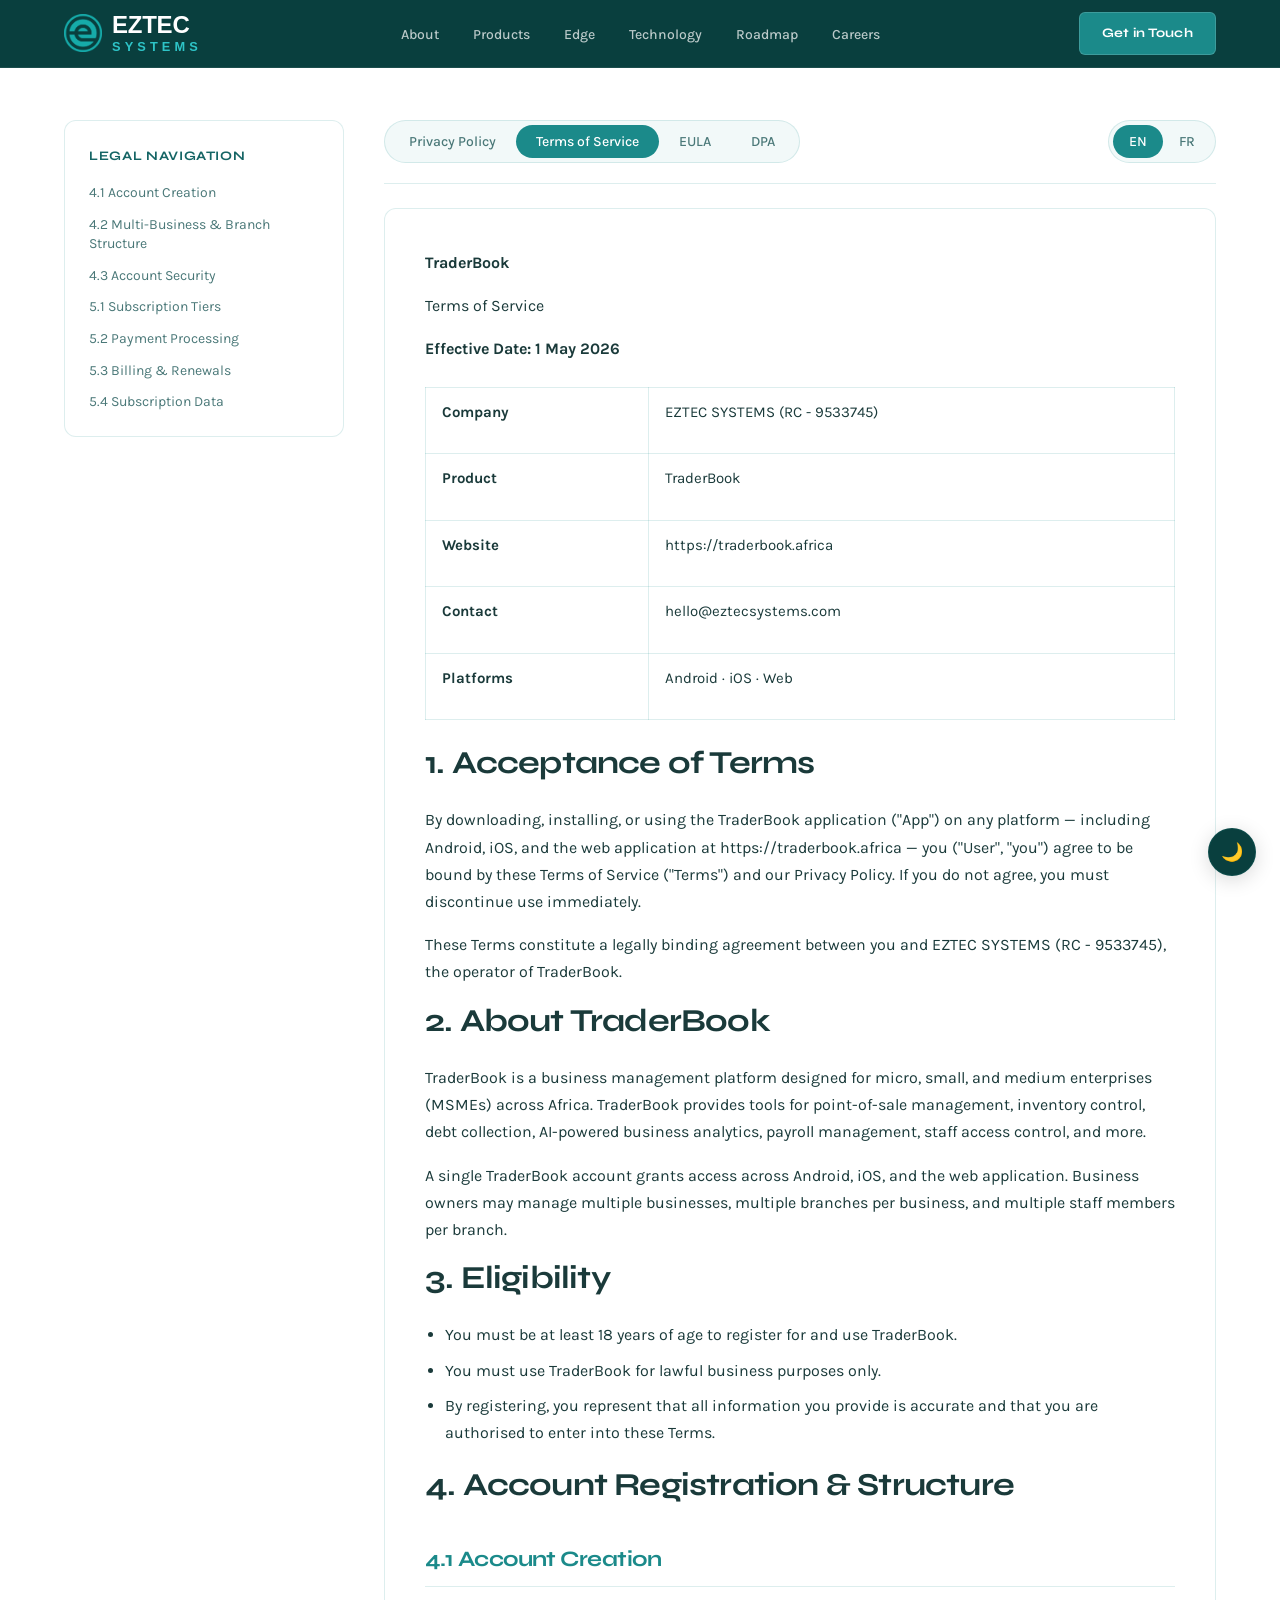
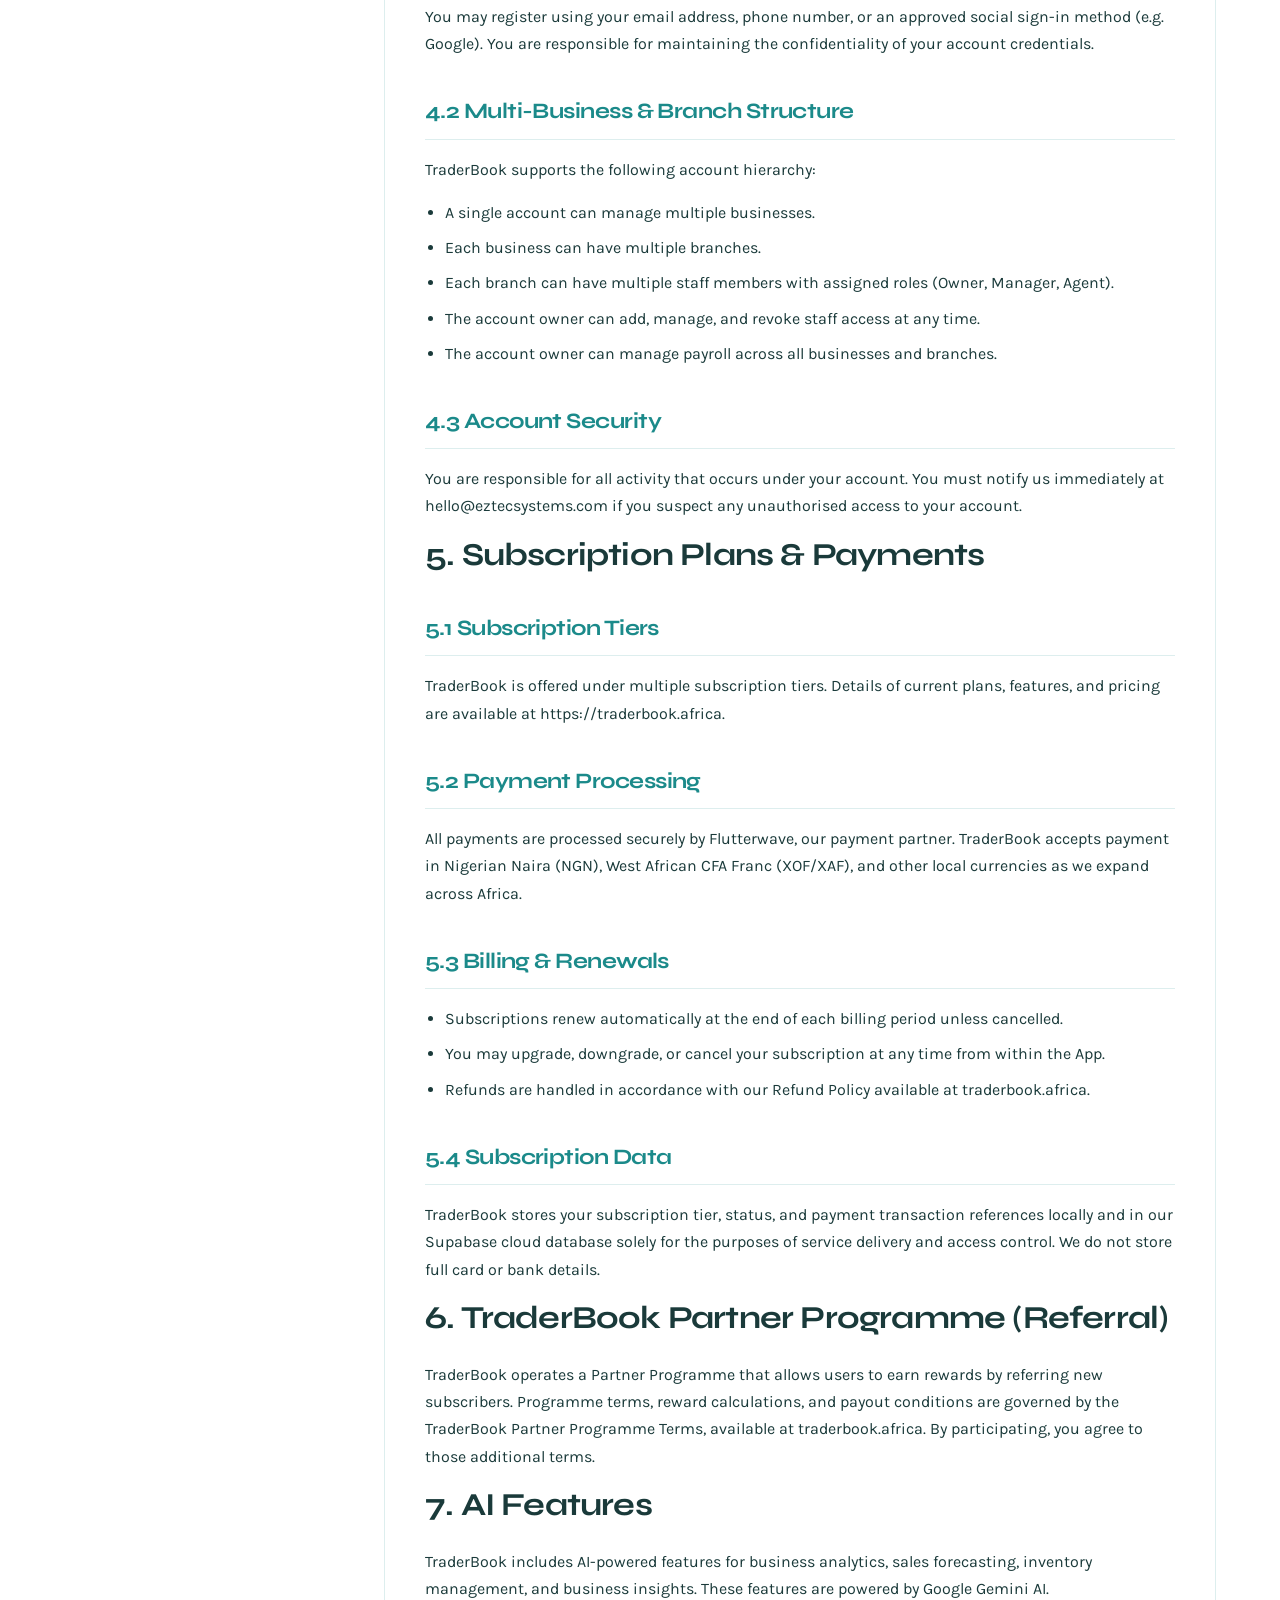
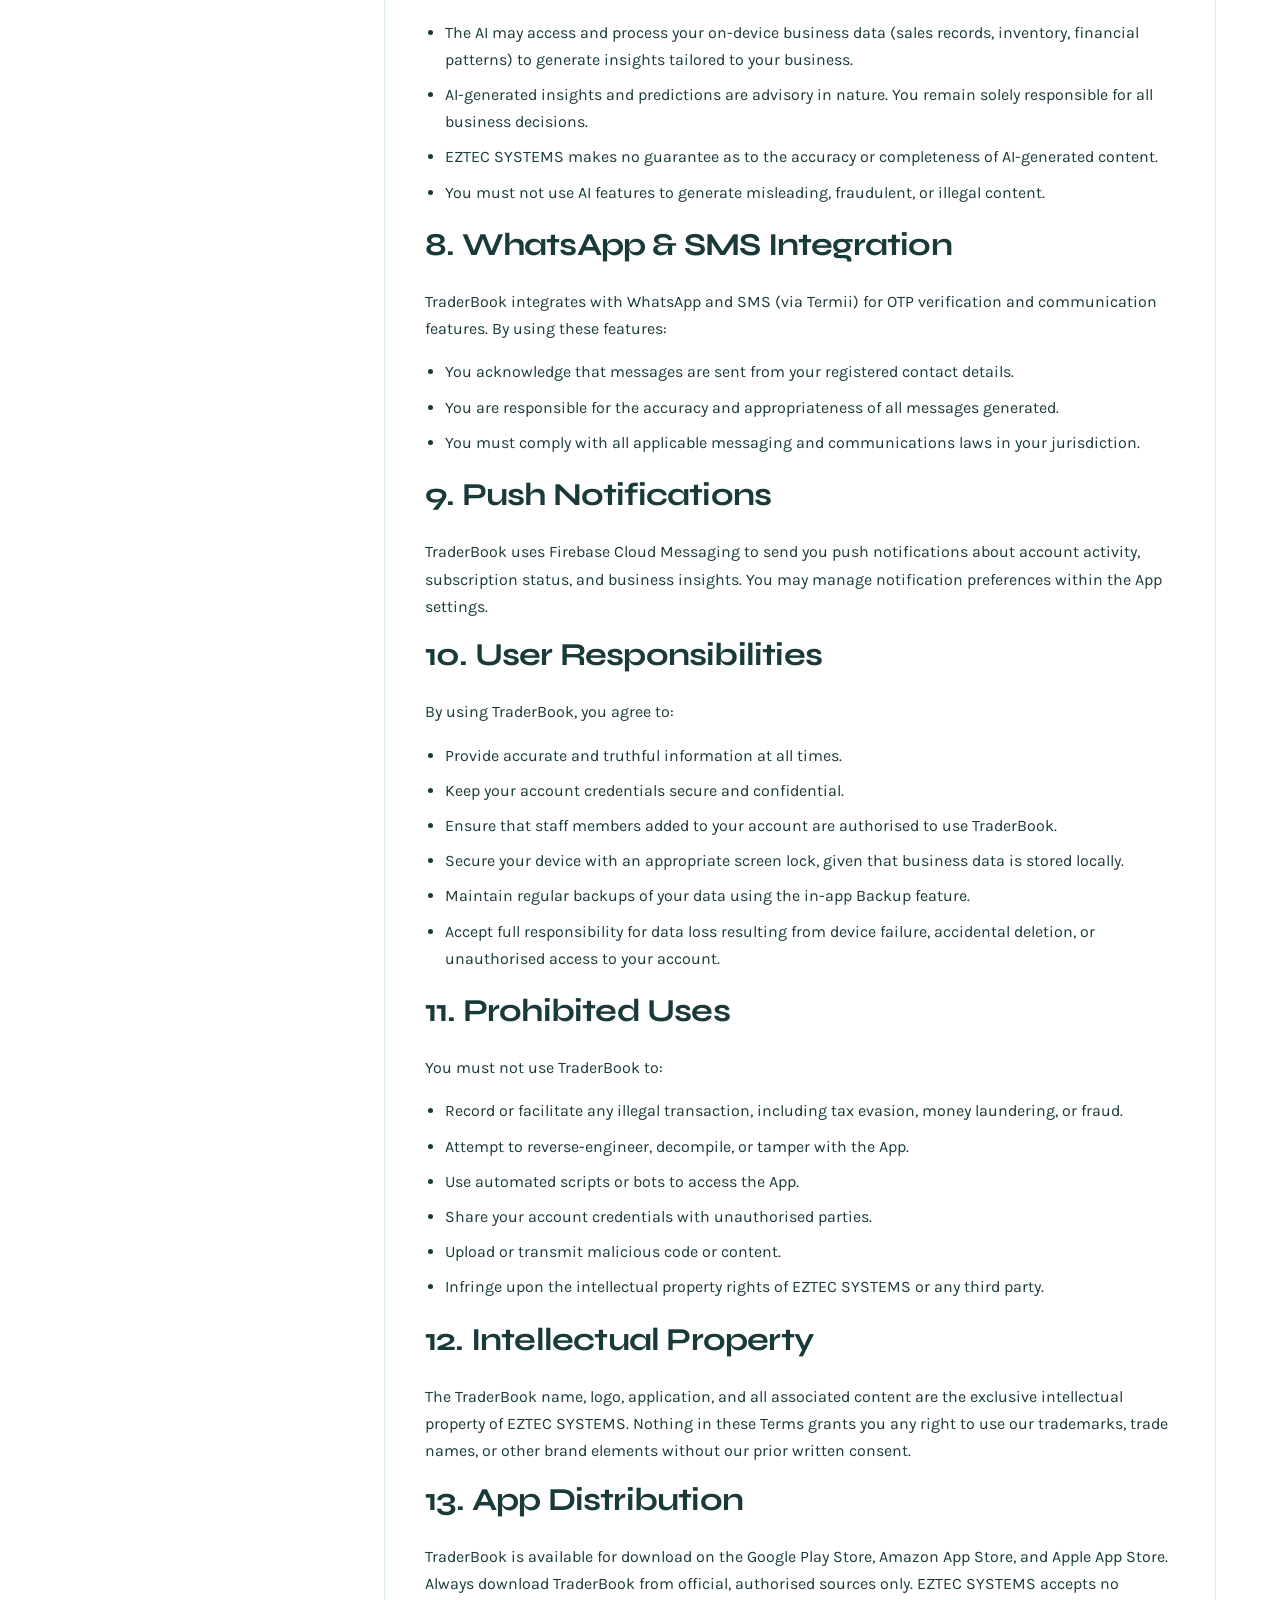
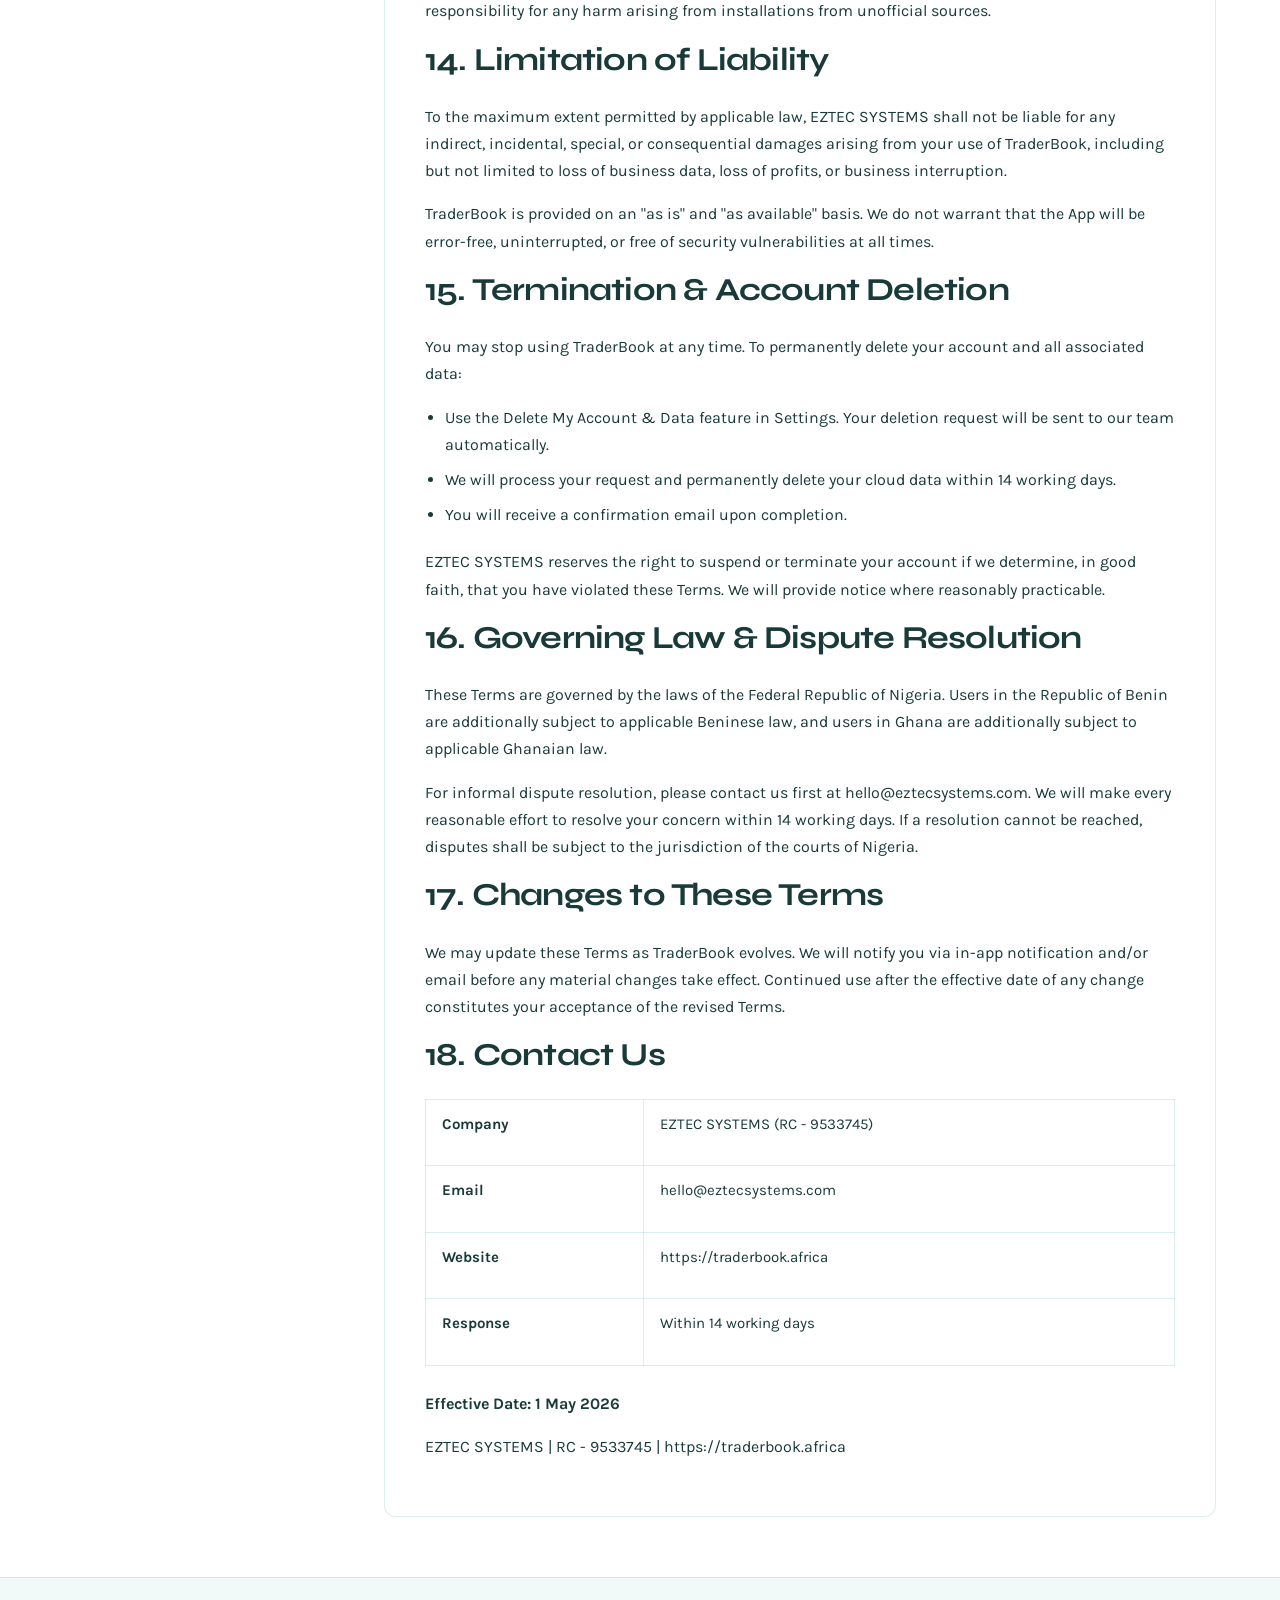
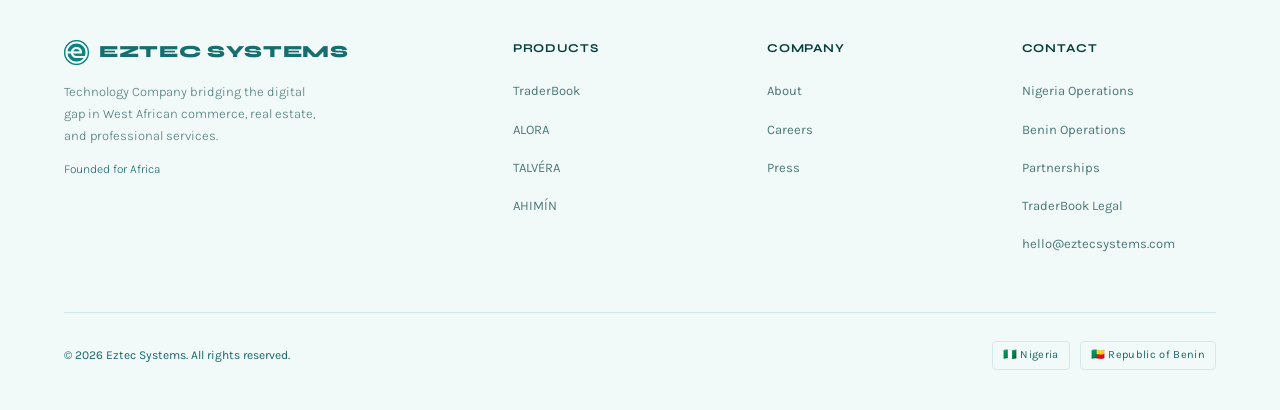
<file: traderbook/terms/index.html>
<!DOCTYPE html>
<html lang="en">
<head>
<meta charset="UTF-8">
<meta name="viewport" content="width=device-width, initial-scale=1.0">
<title>TraderBook Terms & License — Eztec Systems</title>
<meta name="description" content="Terms of Service and End User License Agreement for using TraderBook.">
<link rel="canonical" href="https://eztecsystems.com/traderbook/terms">
<meta name="theme-color" content="#093F3E">
<link rel="preconnect" href="https://fonts.googleapis.com">
<link rel="preconnect" href="https://fonts.gstatic.com" crossorigin>
<link href="https://fonts.googleapis.com/css2?family=Syne:wght@400;600;700;800&family=Karla:ital,wght@0,300;0,400;0,500;1,300&display=swap" rel="stylesheet">
<link rel="stylesheet" href="../../css/styles.css">
<link rel="stylesheet" href="../../css/legal.css">
<link rel="icon" type="image/png" href="../../images/favicon.png">
</head>
<body>

<!-- NAV -->
<nav id="navbar">
  <a href="../../index.html" class="logo">
    <img src="../../images/logo.png" alt="Eztec Systems logo" class="logo-icon" style="width:38px;height:38px;mix-blend-mode:screen;filter:brightness(1.1);">
    <div class="logo-text">
        <span class="logo-name">EZTEC</span>
        <span class="logo-subtitle">SYSTEMS</span>
    </div>
  </a>

  <ul class="navlinks">
    <li><a href="../../index.html#about">About</a></li>
    <li><a href="../../index.html#products">Products</a></li>
    <li><a href="../../index.html#advantages">Edge</a></li>
    <li><a href="../../index.html#tech">Technology</a></li>
    <li><a href="../../index.html#roadmap">Roadmap</a></li>
    <li><a href="../../careers.html">Careers</a></li>
  </ul>
  <a href="../../index.html#contact" class="navcta">Get in Touch</a>
  <button class="hamburger" id="hbtn" onclick="toggleNav()" aria-label="Toggle navigation">☰</button>
</nav>

<!-- MOBILE NAV -->
<div class="mobilenav" id="mobilenav">
  <a href="../../index.html#about" onclick="closeNav()">About</a>
  <a href="../../index.html#products" onclick="closeNav()">Products</a>
  <a href="../../index.html#advantages" onclick="closeNav()">Competitive Edge</a>
  <a href="../../index.html#tech" onclick="closeNav()">Technology</a>
  <a href="../../index.html#roadmap" onclick="closeNav()">Roadmap</a>
  <a href="../../careers.html" onclick="closeNav()">Careers</a>
  <a href="../../index.html#contact" class="navcta" onclick="closeNav()">Get in Touch</a>
</div>

<div class="legal-container">
  <!-- Sidebar -->
  <aside class="legal-sidebar">
    <div class="legal-section-title">Legal Navigation</div>
    <ul class="legal-nav-list" id="legal-toc">
      <!-- Generated dynamically by script -->
    </ul>
  </aside>

  <!-- Main Content -->
  <main class="legal-main">
    <div class="legal-controls">
      
      <div class="document-selector">
        <button class="doc-tab " data-doc="privacy" onclick="setDocument('privacy')">Privacy Policy</button>
        <button class="doc-tab active" data-doc="tos" onclick="setDocument('tos')">Terms of Service</button>
        <button class="doc-tab " data-doc="eula" onclick="setDocument('eula')">EULA</button>
        <button class="doc-tab " data-doc="dpa" onclick="setDocument('dpa')">DPA</button>
      </div>
      
      <div class="language-selector">
        <button class="lang-tab active" data-lang="en" onclick="setLanguage('en')">EN</button>
        <button class="lang-tab" data-lang="fr" onclick="setLanguage('fr')">FR</button>
      </div>
    </div>

    <div class="legal-content-wrapper">
      <div class="legal-document-body">
        
        <div id="privacy" class="doc-content">
          <div class="lang-content lang-en active">
            <p><strong>TraderBook</strong></p><p>Privacy Policy</p><p><strong>Effective Date: 1 May 2026</strong></p><table><tr><td><p><strong>Company</strong></p></td><td><p>EZTEC SYSTEMS (RC - 9533745)</p></td></tr><tr><td><p><strong>Product</strong></p></td><td><p>TraderBook</p></td></tr><tr><td><p><strong>Website</strong></p></td><td><p>https://traderbook.africa</p></td></tr><tr><td><p><strong>Contact</strong></p></td><td><p>hello@eztecsystems.com</p></td></tr><tr><td><p><strong>Platforms</strong></p></td><td><p>Android · iOS · Web</p></td></tr></table><h1>1. Introduction</h1><p>EZTEC SYSTEMS ("we", "us", or "our") operates the TraderBook application — a business management platform for micro, small, and medium enterprises (MSMEs) across Africa. TraderBook is available on Android, iOS, and as a web application, accessible via a single unified account.</p><p>This Privacy Policy explains what personal data we collect, how we use and protect it, and what rights you have as a user. By registering for or using TraderBook, you agree to the practices described in this Policy.</p><p>We are committed to complying with applicable data protection laws, including the Nigeria Data Protection Act 2023 (NDPA), the Benin Republic Digital Code (Law No. 2017-20, as amended by Law No. 2020-35) and Law No. 2009-09 on Protection of Personally Identifiable Information, and the Ghana Data Protection Act 2012 (Act 843).</p><h1>2. Who We Are</h1><p>EZTEC SYSTEMS, registered in Nigeria under the Companies and Allied Matters Act with registration number RC - 9533745, is the data controller responsible for your personal data processed through TraderBook.</p><p>For all privacy-related enquiries, contact us at: hello@eztecsystems.com</p><h1>3. Data We Collect</h1><p>We collect the following categories of personal data:</p><h2>3.1 Account &amp; Identity Data</h2><ul><li>Full name</li><li>Email address</li><li>Phone number</li><li>Business name(s)</li><li>Role and access level (Owner, Manager, Agent)</li><li>Profile information</li></ul><h2>3.2 Business &amp; Operational Data</h2><p>As a business management tool, TraderBook processes data that you and your staff generate in the course of running your business:</p><ul><li>Sales records and transaction history</li><li>Inventory and stock data, including product images and gallery photos (stored securely in our cloud database)</li><li>Customer and debtor profiles (names, contact details, outstanding balances)</li><li>Staff profiles, roles, and payroll information</li><li>Branch and business structure data</li><li>Business performance analytics and AI-generated insights</li></ul><h2>3.3 Payment &amp; Subscription Data</h2><p>To manage subscriptions and the TraderBook Partner (Referral) Programme, we collect and store:</p><ul><li>Subscription tier and status</li><li>Payment transaction references and timestamps (processed via Flutterwave)</li><li>Referral codes, partner earnings, and reward history</li></ul><p><em>Note: Full card or bank details are never stored by TraderBook. All payment card processing is handled exclusively by Flutterwave, our PCI-DSS compliant payment partner.</em></p><h2>3.4 AI Interaction Data</h2><p>TraderBook's AI features are powered by Google Gemini. To provide intelligent insights, sales forecasting, and business analysis, Gemini may access and process your on-device business data, including:</p><ul><li>Sales and revenue records</li><li>Inventory and stock levels</li><li>Business performance patterns</li></ul><p>This processing is strictly for generating insights for your benefit. Please refer to Google's privacy policy for details of how Gemini handles data at the API level.</p><h2>3.5 Technical &amp; Device Data</h2><ul><li>Device type and operating system</li><li>Push notification tokens (via Firebase Cloud Messaging)</li><li>App version and session metadata</li><li>Sync activity logs and persistent device identifiers (specifically Android ID to authenticate sync requests)</li></ul><h2>3.6 Communications Data</h2><ul><li>SMS one-time passwords (OTPs) delivered via Termii</li><li>WhatsApp OTPs delivered via Termii</li><li>Transactional email records (via Brevo)<br />Live Support Chat message logs (including text and attachments)</li></ul><h2>3.7 Location Data</h2><p>Approximate and precise device location (collected at login and synchronization events, used solely to monitor account access and prevent unauthorized access or fraud).</p><h2>3.8 Audio &amp; Microphone Data</h2><p>Voice note recordings processed via the microphone when using the Creda AI features or Live Support Chat (audio is recorded temporarily, sent to Google Gemini for transcription, and immediately deleted from the device).</p><h2>3.9 Camera &amp; Media Data</h2><p>Camera and photo gallery access used to capture profile pictures, scan codes, upload product gallery images, and send chat attachments.</p><h1>4. How We Collect Your Data</h1><ul><li>Directly from you when you register, set up your business profile, or use TraderBook features.</li><li>Automatically through the app as you record sales, manage inventory, and use AI features.</li><li>Via third-party authentication services (e.g. Google Sign-In via Supabase Auth).</li><li>Through payment interactions processed by Flutterwave.</li><li>Via OTP verification through Termii (SMS and WhatsApp).</li></ul><h1>5. How We Use Your Data</h1><p>We use your data only for the following purposes:</p><ul><li>To create, manage, and maintain your TraderBook account and business profile.</li><li>To sync your data securely across all your devices (Android, iOS, Web) via Supabase.</li><li>To power AI features including business performance analysis, sales forecasting, and inventory insights via Google Gemini.</li></ul><p>To capture photos, upload product gallery images, record voice inputs for Creda AI, and log live support chat history.</p><ul><li>To process subscription payments and manage your subscription tier via Flutterwave.</li><li>To administer the TraderBook Partner Programme, track referrals, and calculate rewards.</li><li>To send push notifications about important account activity via Firebase.</li><li>To deliver OTP verification codes via SMS and WhatsApp through Termii.</li><li>To send transactional emails (e.g. receipts, deletion confirmations) via Brevo.</li><li>To comply with our legal obligations under applicable law.</li><li>To respond to support requests and account deletion enquiries.</li></ul><h1>6. How We Store and Protect Your Data</h1><h2>6.1 Storage Architecture</h2><p>TraderBook uses a hybrid storage model:</p><ul><li>On-Device (Local): Business data is stored locally on your device for offline functionality and fast access. The app may restart background sync services on device boot (RECEIVE_BOOT_COMPLETED) to maintain offline data consistency.</li><li>Cloud (Supabase): Data is synced to Supabase's secure cloud infrastructure to enable seamless access across Android, iOS, and the web application.</li></ul><h2>6.2 Security Measures</h2><p>We implement the following technical and organisational security measures:</p><ul><li>PIN-based access control for local data</li><li>SHA-256 hashing for PIN storage</li><li>Encrypted data transmission over HTTPS/TLS</li><li>Row-Level Security (RLS) policies on Supabase</li><li>Token-based authentication via Supabase Auth</li><li>Restricted staff access based on assigned roles</li></ul><h1>7. Third-Party Services</h1><p>TraderBook integrates the following third-party services. Each operates under its own privacy policy:</p><table><tr><td><p><strong>Supabase</strong></p></td><td><p>Database hosting and cloud authentication</p></td></tr><tr><td><p><strong>Flutterwave</strong></p></td><td><p>Payment processing for subscriptions and in-app purchases</p></td></tr><tr><td><p><strong>Google Gemini</strong></p></td><td><p>AI-powered business analytics, forecasting, and insights</p></td></tr><tr><td><p><strong>Firebase</strong></p></td><td><p>Push notifications (Google Firebase Cloud Messaging)</p></td></tr><tr><td><p><strong>Termii</strong></p></td><td><p>SMS and WhatsApp OTP delivery</p></td></tr><tr><td><p><strong>Brevo</strong></p></td><td><p>Transactional email delivery</p></td></tr></table><p>We only share the minimum data necessary with each provider to perform its specific function. We do not sell your data to any third party.</p><h1>8. Cross-Border Data Transfers</h1><p>TraderBook serves users across Africa. Some of our third-party service providers process data in jurisdictions outside your country. When we transfer your data internationally, we ensure appropriate safeguards are in place, including:</p><ul><li>Standard contractual clauses with service providers</li><li>Use of providers that maintain internationally recognised security certifications</li></ul><p>By using TraderBook, you consent to such transfers where necessary for service delivery.</p><h1>9. Data Retention &amp; Deletion</h1><p>We retain your data for as long as your account is active or as needed to provide our services. You may request deletion at any time:</p><h2>9.1 On-Device Data</h2><ul><li>You can wipe all local TraderBook data via Settings → Reset All Data (requires PIN verification).</li><li>Uninstalling the app removes all locally stored data from that device.</li></ul><h2>9.2 Cloud Data (Supabase)</h2><ul><li>Use the in-app Delete Account &amp; Data feature in Settings to submit a formal deletion request.</li><li>Your request will be sent automatically to our team at hello@eztecsystems.com.</li><li>We will permanently delete your account and all associated cloud data within 14 working days of receiving your request, in accordance with the NDPA 2023.</li><li>You will receive a confirmation email once deletion is complete.</li></ul><h2>9.3 Payment Records</h2><p>Some transaction records may be retained beyond account deletion where required by applicable financial regulations and tax laws.</p><h1>10. Your Rights</h1><p>Depending on your country of residence, you have the following rights regarding your personal data:</p><h2>10.1 Nigeria — NDPA 2023</h2><ul><li>Right of Access: Request a copy of the personal data we hold about you.</li><li>Right to Rectification: Correct inaccurate personal data.</li><li>Right to Erasure: Request deletion of your data.</li><li>Right to Data Portability: Export your data via the in-app Backup feature.</li><li>Right to Object: Opt out of any non-essential processing activity.</li></ul><p>To exercise any of these rights, contact us at hello@eztecsystems.com. We will respond within 14 working days. If you are unsatisfied with our response, you may lodge a complaint with the Nigeria Data Protection Commission (NDPC) at https://ndpc.gov.ng.</p><h2>10.2 Benin Republic — Digital Code (Law No. 2017-20, as amended)</h2><p>Users based in Benin Republic are protected under the Benin Digital Code and Law No. 2009-09 on Protection of Personally Identifiable Information, regulated by the Autorité de Protection des Données Personnelles (APDP). You have the right to access, rectify, delete, and object to the processing of your personal data.</p><h2>10.3 Ghana — Data Protection Act 2012 (Act 843)</h2><p>Users based in Ghana are protected under the Ghana Data Protection Act 2012, regulated by the Data Protection Commission (DPC). You have rights including access to your data, correction of inaccurate data, and the right to object to processing.</p><h2>10.4 Other African Countries</h2><p>As we expand across Africa, this Policy will be updated to reflect the applicable data protection laws of each new market we enter.</p><h1>11. Children's Privacy</h1><p>TraderBook is a business management platform intended exclusively for users who are 18 years of age or older. We do not knowingly collect personal data from persons under 18. If you believe a minor has registered an account, please contact us immediately at hello@eztecsystems.com and we will take prompt action to delete the account.</p><h1>12. Changes to This Policy</h1><p>We may update this Privacy Policy as our services evolve or as required by law. When we do:</p><ul><li>We will notify all users via in-app notification and/or email before changes take effect.</li><li>The updated Policy will be published at traderbook.africa with the new effective date.</li><li>Continued use of TraderBook after the effective date constitutes acceptance of the revised Policy.</li></ul><h1>13. Contact Us</h1><p>For any questions, concerns, or requests regarding this Privacy Policy or your personal data:</p><table><tr><td><p><strong>Company</strong></p></td><td><p>EZTEC SYSTEMS (RC - 9533745)</p></td></tr><tr><td><p><strong>Email</strong></p></td><td><p>hello@eztecsystems.com</p></td></tr><tr><td><p><strong>Website</strong></p></td><td><p>https://traderbook.africa</p></td></tr><tr><td><p><strong>Response</strong></p></td><td><p>Within 14 working days</p></td></tr></table><p><strong>Effective Date: 1 May 2026</strong></p><p>EZTEC SYSTEMS  |  RC - 9533745  |  https://traderbook.africa</p>
          </div>
          <div class="lang-content lang-fr">
            <p><strong>TraderBook</strong></p><p>Politique de Confidentialité</p><p><strong>Date d'entrée en vigueur : 1er mai 2026</strong></p><table><tr><td><p><strong>Société</strong></p></td><td><p>EZTEC SYSTEMS (RC - 9533745)</p></td></tr><tr><td><p><strong>Produit</strong></p></td><td><p>TraderBook</p></td></tr><tr><td><p><strong>Site web</strong></p></td><td><p>https://traderbook.africa</p></td></tr><tr><td><p><strong>Contact</strong></p></td><td><p>hello@eztecsystems.com</p></td></tr><tr><td><p><strong>Plateformes</strong></p></td><td><p>Android · iOS · Web</p></td></tr></table><h1>1. Introduction</h1><p>EZTEC SYSTEMS (« nous », « notre » ou « nos ») exploite l'application TraderBook, une plateforme de gestion d'entreprise destinée aux micro, petites et moyennes entreprises (MPME) à travers l'Afrique. TraderBook est disponible sur Android, iOS et en tant qu'application web, accessible via un compte unique et unifié.</p><p>La présente Politique de Confidentialité explique quelles données personnelles nous collectons, comment nous les utilisons et les protégeons, ainsi que les droits dont vous disposez en tant qu'utilisateur. En vous inscrivant ou en utilisant TraderBook, vous acceptez les pratiques décrites dans la présente Politique.</p><p>Nous nous engageons à respecter les lois applicables en matière de protection des données, notamment la Loi nigériane sur la protection des données de 2023 (NDPA), le Code numérique de la République du Bénin (Loi n° 2017-20, telle que modifiée par la Loi n° 2020-35) ainsi que la Loi n° 2009-09 relative à la protection des données personnelles identifiables, et la Loi ghanéenne sur la protection des données de 2012 (Loi 843).</p><h1>2. Identité du Responsable du Traitement</h1><p>EZTEC SYSTEMS, enregistrée au Nigeria conformément à la Loi sur les sociétés et les questions connexes sous le numéro d'immatriculation RC - 9533745, est le responsable du traitement de vos données personnelles traitées via TraderBook.</p><p>Pour toute question relative à la protection des données, veuillez nous contacter à : hello@eztecsystems.com</p><h1>3. Données que Nous Collectons</h1><p>Nous collectons les catégories suivantes de données personnelles :</p><h2>3.1 Données de Compte et d'Identité</h2><ul><li>Nom complet</li><li>Adresse e-mail</li><li>Numéro de téléphone</li><li>Nom(s) de l'entreprise</li><li>Rôle et niveau d'accès (Propriétaire, Responsable, Agent)</li><li>Informations de profil</li></ul><h2>3.2 Données Commerciales et Opérationnelles</h2><p>En tant qu'outil de gestion d'entreprise, TraderBook traite les données générées par vous et votre personnel dans le cadre de votre activité :</p><ul><li>Enregistrements des ventes et historique des transactions</li><li>Données d'inventaire et de stock, y compris les images des produits et les photos de la galerie (stockées en toute sécurité dans notre base de données cloud)</li><li>Profils des clients et débiteurs (noms, coordonnées, soldes impayés)</li><li>Profils du personnel, rôles et informations de paie</li><li>Données relatives à la structure des agences et des entreprises</li><li>Analyses de performance commerciale et insights générés par l'IA</li></ul><h2>3.3 Données de Paiement et d'Abonnement</h2><p>Afin de gérer les abonnements et le Programme Partenaire (Parrainage) TraderBook, nous collectons et stockons :</p><ul><li>Niveau et statut d'abonnement</li><li>Références de transactions de paiement et horodatages (traités via Flutterwave)</li><li>Codes de parrainage, gains partenaires et historique des récompenses</li></ul><p><em>Remarque : Les coordonnées bancaires ou de carte de paiement complètes ne sont jamais stockées par TraderBook. Tout traitement des paiements par carte est géré exclusivement par Flutterwave, notre partenaire de paiement certifié PCI-DSS.</em></p><h2>3.4 Données d'Interaction avec l'IA</h2><p>Les fonctionnalités IA de TraderBook sont propulsées par Google Gemini. Pour fournir des analyses commerciales intelligentes, des prévisions de ventes et des recommandations, Gemini peut accéder et traiter vos données commerciales enregistrées sur l'appareil, notamment :</p><ul><li>Enregistrements des ventes et des revenus</li><li>Niveaux d'inventaire et de stock</li><li>Indicateurs de performance commerciale</li></ul><p>Ce traitement est strictement réalisé pour générer des insights à votre bénéfice. Veuillez consulter la politique de confidentialité de Google pour les détails sur la manière dont Gemini traite les données au niveau de l'API.</p><h2>3.5 Données Techniques et d'Appareil</h2><ul><li>Type d'appareil et système d'exploitation</li><li>Jetons de notification push (via Firebase Cloud Messaging)</li><li>Version de l'application et métadonnées de session</li><li>Journaux d'activité de synchronisation et identifiants d'appareil persistants (notamment l'identifiant Android ID pour authentifier les requêtes de synchronisation)</li></ul><h2>3.6 Données de Communications</h2><ul><li>Mots de passe à usage unique (OTP) par SMS, envoyés via Termii</li><li>OTP WhatsApp envoyés via Termii</li><li>Enregistrements d'e-mails transactionnels (via Brevo)<br />Journaux des messages du chat d'assistance en direct (y compris le texte et les pièces jointes)</li></ul><h2>3.7 Données de Localisation</h2><p>Localisation approximative et précise de l'appareil (collectée lors des événements de connexion et de synchronisation, utilisée uniquement pour surveiller l'accès au compte et prévenir les accès non autorisés ou la fraude).</p><h2>3.8 Données Audio et Microphone</h2><p>Enregistrements de notes vocales traités via le microphone lors de l'utilisation des fonctionnalités Creda AI ou du chat d'assistance en direct (l'audio est enregistré temporairement, envoyé à Google Gemini pour transcription, et immédiatement supprimé de l'appareil).</p><h2>3.9 Données de Caméra et de Galerie Photos</h2><p>Accès à l'appareil photo et à la galerie pour prendre des photos de profil, numériser des codes, télécharger des images de produits et envoyer des pièces jointes dans le chat d'assistance.</p><h1>4. Comment Nous Collectons Vos Données</h1><ul><li>Directement auprès de vous lors de votre inscription, de la configuration de votre profil professionnel ou de l'utilisation des fonctionnalités TraderBook.</li><li>Automatiquement via l'application lorsque vous enregistrez des ventes, gérez les stocks et utilisez les fonctionnalités IA.</li><li>Via des services d'authentification tiers (par exemple, Google Sign-In via Supabase Auth).</li><li>À travers les interactions de paiement traitées par Flutterwave.</li><li>Via la vérification OTP par SMS et WhatsApp via Termii.</li></ul><h1>5. Comment Nous Utilisons Vos Données</h1><p>Nous utilisons vos données uniquement aux fins suivantes :</p><ul><li>Créer, gérer et maintenir votre compte TraderBook et votre profil d'entreprise.</li><li>Synchroniser vos données en toute sécurité sur tous vos appareils (Android, iOS, Web) via Supabase.</li><li>Alimenter les fonctionnalités IA, notamment l'analyse de performance commerciale, les prévisions de ventes et les insights sur les stocks via Google Gemini.</li></ul><p>Prendre des photos, télécharger des images de produits, enregistrer des notes vocales pour Creda AI et enregistrer l'historique du chat d'assistance en direct.</p><ul><li>Traiter les paiements d'abonnement et gérer votre niveau d'abonnement via Flutterwave.</li><li>Administrer le Programme Partenaire TraderBook, suivre les parrainages et calculer les récompenses.</li><li>Envoyer des notifications push concernant l'activité importante du compte via Firebase.</li><li>Délivrer des codes OTP de vérification par SMS et WhatsApp via Termii.</li><li>Envoyer des e-mails transactionnels (par exemple, reçus, confirmations de suppression) via Brevo.</li><li>Respecter nos obligations légales en vertu de la législation applicable.</li><li>Répondre aux demandes d'assistance et aux demandes de suppression de compte.</li></ul><h1>6. Stockage et Protection de Vos Données</h1><h2>6.1 Architecture de Stockage</h2><p>TraderBook utilise un modèle de stockage hybride :</p><ul><li>Sur l'appareil (local) : Les données commerciales sont stockées localement sur votre appareil pour permettre un fonctionnement hors ligne et un accès rapide. L'application peut redémarrer les services de synchronisation en arrière-plan au démarrage de l'appareil (RECEIVE_BOOT_COMPLETED) pour maintenir la cohérence des données hors ligne.</li><li>Cloud (Supabase) : Les données sont synchronisées avec l'infrastructure cloud sécurisée de Supabase pour permettre un accès fluide sur Android, iOS et l'application web via un compte unique.</li></ul><h2>6.2 Mesures de Sécurité</h2><p>Nous mettons en œuvre les mesures de sécurité techniques et organisationnelles suivantes :</p><ul><li>Contrôle d'accès par code PIN pour les données locales</li><li>Hachage SHA-256 pour le stockage des codes PIN</li><li>Transmission de données chiffrée via HTTPS/TLS</li><li>Politiques de sécurité au niveau des lignes (RLS) sur Supabase</li><li>Authentification par jeton via Supabase Auth</li><li>Accès du personnel restreint selon les rôles attribués</li></ul><h1>7. Services Tiers</h1><p>TraderBook intègre les services tiers suivants. Chacun opère selon sa propre politique de confidentialité :</p><table><tr><td><p><strong>Supabase</strong></p></td><td><p>Hébergement de base de données et authentification cloud</p></td></tr><tr><td><p><strong>Flutterwave</strong></p></td><td><p>Traitement des paiements pour les abonnements et achats intégrés</p></td></tr><tr><td><p><strong>Google Gemini</strong></p></td><td><p>Analyses commerciales, prévisions et insights propulsés par l'IA</p></td></tr><tr><td><p><strong>Firebase</strong></p></td><td><p>Notifications push (Google Firebase Cloud Messaging)</p></td></tr><tr><td><p><strong>Termii</strong></p></td><td><p>Livraison d'OTP par SMS et WhatsApp</p></td></tr><tr><td><p><strong>Brevo</strong></p></td><td><p>Livraison d'e-mails transactionnels</p></td></tr></table><p>Nous partageons uniquement le minimum de données nécessaire avec chaque prestataire pour l'accomplissement de sa fonction spécifique. Nous ne vendons vos données à aucun tiers.</p><h1>8. Transferts Transfrontaliers de Données</h1><p>TraderBook s'adresse aux utilisateurs à travers l'Afrique. Certains de nos prestataires de services tiers traitent des données dans des pays autres que le vôtre. Lorsque nous transférons vos données à l'international, nous veillons à la mise en place de garanties appropriées, notamment :</p><ul><li>Clauses contractuelles types avec les prestataires de services</li><li>Recours à des prestataires disposant de certifications de sécurité reconnues à l'international</li></ul><p>En utilisant TraderBook, vous consentez à de tels transferts lorsqu'ils sont nécessaires à la fourniture du service.</p><h1>9. Conservation et Suppression des Données</h1><p>Nous conservons vos données aussi longtemps que votre compte est actif ou selon les besoins de nos services. Vous pouvez demander la suppression à tout moment :</p><h2>9.1 Données sur l'Appareil</h2><ul><li>Vous pouvez effacer toutes les données TraderBook locales à tout moment via Paramètres → Réinitialiser toutes les données (nécessite la vérification du code PIN).</li><li>La désinstallation de l'application supprime toutes les données stockées localement sur cet appareil.</li></ul><h2>9.2 Données Cloud (Supabase)</h2><ul><li>Utilisez la fonctionnalité Supprimer mon compte et mes données dans les Paramètres de l'application pour soumettre une demande formelle de suppression.</li><li>Votre demande sera envoyée automatiquement à notre équipe à hello@eztecsystems.com.</li><li>Nous supprimerons définitivement votre compte et toutes les données cloud associées dans un délai de 14 jours ouvrables suivant la réception de votre demande, conformément à la NDPA 2023.</li><li>Vous recevrez un e-mail de confirmation une fois la suppression effectuée.</li></ul><h2>9.3 Données de Paiement</h2><p>Certains enregistrements de transactions peuvent être conservés au-delà de la suppression du compte lorsque la réglementation financière ou fiscale applicable l'exige.</p><h1>10. Vos Droits</h1><p>Selon votre pays de résidence, vous disposez des droits suivants concernant vos données personnelles :</p><h2>10.1 Nigeria — NDPA 2023</h2><ul><li>Droit d'accès : Demander une copie des données personnelles que nous détenons sur vous.</li><li>Droit de rectification : Corriger des données personnelles inexactes.</li><li>Droit à l'effacement : Demander la suppression de vos données.</li><li>Droit à la portabilité des données : Exporter vos données via la fonctionnalité de sauvegarde intégrée.</li><li>Droit d'opposition : Vous opposer à tout traitement non essentiel de vos données.</li></ul><p>Pour exercer l'un de ces droits, contactez-nous à hello@eztecsystems.com. Nous répondrons dans un délai de 14 jours ouvrables. Si vous n'êtes pas satisfait de notre réponse, vous pouvez déposer une plainte auprès de la Commission nigériane de protection des données (NDPC) à l'adresse https://ndpc.gov.ng.</p><h2>10.2 République du Bénin — Code Numérique (Loi n° 2017-20, telle que modifiée)</h2><p>Les utilisateurs basés en République du Bénin sont protégés par le Code numérique du Bénin et la Loi n° 2009-09 relative à la protection des données personnelles identifiables, sous la supervision de l'Autorité de Protection des Données Personnelles (APDP). Vous disposez du droit d'accéder à vos données, de les rectifier, de les supprimer et de vous opposer à leur traitement.</p><h2>10.3 Ghana — Loi sur la Protection des Données de 2012 (Loi 843)</h2><p>Les utilisateurs basés au Ghana sont protégés par la Loi ghanéenne sur la protection des données de 2012, sous la supervision de la Commission de protection des données (DPC). Vous disposez notamment du droit d'accès à vos données, de correction des données inexactes et du droit d'opposition au traitement.</p><h2>10.4 Autres Pays Africains</h2><p>À mesure que nous nous développons à travers l'Afrique, la présente Politique sera mise à jour pour refléter les lois applicables en matière de protection des données dans chaque nouveau marché que nous intégrerons.</p><h1>11. Protection des Mineurs</h1><p>TraderBook est une plateforme de gestion d'entreprise destinée exclusivement aux utilisateurs âgés de 18 ans ou plus. Nous ne collectons pas sciemment de données personnelles auprès de personnes de moins de 18 ans. Si vous pensez qu'un mineur a créé un compte, veuillez nous contacter immédiatement à hello@eztecsystems.com et nous prendrons des mesures promptes pour supprimer ce compte.</p><h1>12. Modifications de la Présente Politique</h1><p>Nous pouvons mettre à jour la présente Politique de Confidentialité au fur et à mesure de l'évolution de nos services ou selon les exigences légales. Dans ce cas :</p><ul><li>Nous informerons tous les utilisateurs via une notification dans l'application et/ou par e-mail avant l'entrée en vigueur des modifications.</li><li>La Politique mise à jour sera publiée sur traderbook.africa avec la nouvelle date d'entrée en vigueur.</li><li>La poursuite de l'utilisation de TraderBook après la date d'entrée en vigueur vaut acceptation de la Politique révisée.</li></ul><h1>13. Nous Contacter</h1><p>Pour toute question, préoccupation ou demande relative à la présente Politique de Confidentialité ou à vos données personnelles :</p><table><tr><td><p><strong>Société</strong></p></td><td><p>EZTEC SYSTEMS (RC - 9533745)</p></td></tr><tr><td><p><strong>E-mail</strong></p></td><td><p>hello@eztecsystems.com</p></td></tr><tr><td><p><strong>Site web</strong></p></td><td><p>https://traderbook.africa</p></td></tr><tr><td><p><strong>Délai</strong></p></td><td><p>14 jours ouvrables</p></td></tr></table><p><strong>Date d'entrée en vigueur : 1er mai 2026</strong></p><p>EZTEC SYSTEMS  |  RC - 9533745  |  https://traderbook.africa</p>
          </div>
        </div>
        <div id="tos" class="doc-content">
          <div class="lang-content lang-en active">
            <p><strong>TraderBook</strong></p><p>Terms of Service</p><p><strong>Effective Date: 1 May 2026</strong></p><table><tr><td><p><strong>Company</strong></p></td><td><p>EZTEC SYSTEMS (RC - 9533745)</p></td></tr><tr><td><p><strong>Product</strong></p></td><td><p>TraderBook</p></td></tr><tr><td><p><strong>Website</strong></p></td><td><p>https://traderbook.africa</p></td></tr><tr><td><p><strong>Contact</strong></p></td><td><p>hello@eztecsystems.com</p></td></tr><tr><td><p><strong>Platforms</strong></p></td><td><p>Android · iOS · Web</p></td></tr></table><h1>1. Acceptance of Terms</h1><p>By downloading, installing, or using the TraderBook application ("App") on any platform — including Android, iOS, and the web application at https://traderbook.africa — you ("User", "you") agree to be bound by these Terms of Service ("Terms") and our Privacy Policy. If you do not agree, you must discontinue use immediately.</p><p>These Terms constitute a legally binding agreement between you and EZTEC SYSTEMS (RC - 9533745), the operator of TraderBook.</p><h1>2. About TraderBook</h1><p>TraderBook is a business management platform designed for micro, small, and medium enterprises (MSMEs) across Africa. TraderBook provides tools for point-of-sale management, inventory control, debt collection, AI-powered business analytics, payroll management, staff access control, and more.</p><p>A single TraderBook account grants access across Android, iOS, and the web application. Business owners may manage multiple businesses, multiple branches per business, and multiple staff members per branch.</p><h1>3. Eligibility</h1><ul><li>You must be at least 18 years of age to register for and use TraderBook.</li><li>You must use TraderBook for lawful business purposes only.</li><li>By registering, you represent that all information you provide is accurate and that you are authorised to enter into these Terms.</li></ul><h1>4. Account Registration &amp; Structure</h1><h2>4.1 Account Creation</h2><p>You may register using your email address, phone number, or an approved social sign-in method (e.g. Google). You are responsible for maintaining the confidentiality of your account credentials.</p><h2>4.2 Multi-Business &amp; Branch Structure</h2><p>TraderBook supports the following account hierarchy:</p><ul><li>A single account can manage multiple businesses.</li><li>Each business can have multiple branches.</li><li>Each branch can have multiple staff members with assigned roles (Owner, Manager, Agent).</li><li>The account owner can add, manage, and revoke staff access at any time.</li><li>The account owner can manage payroll across all businesses and branches.</li></ul><h2>4.3 Account Security</h2><p>You are responsible for all activity that occurs under your account. You must notify us immediately at hello@eztecsystems.com if you suspect any unauthorised access to your account.</p><h1>5. Subscription Plans &amp; Payments</h1><h2>5.1 Subscription Tiers</h2><p>TraderBook is offered under multiple subscription tiers. Details of current plans, features, and pricing are available at https://traderbook.africa.</p><h2>5.2 Payment Processing</h2><p>All payments are processed securely by Flutterwave, our payment partner. TraderBook accepts payment in Nigerian Naira (NGN), West African CFA Franc (XOF/XAF), and other local currencies as we expand across Africa.</p><h2>5.3 Billing &amp; Renewals</h2><ul><li>Subscriptions renew automatically at the end of each billing period unless cancelled.</li><li>You may upgrade, downgrade, or cancel your subscription at any time from within the App.</li><li>Refunds are handled in accordance with our Refund Policy available at traderbook.africa.</li></ul><h2>5.4 Subscription Data</h2><p>TraderBook stores your subscription tier, status, and payment transaction references locally and in our Supabase cloud database solely for the purposes of service delivery and access control. We do not store full card or bank details.</p><h1>6. TraderBook Partner Programme (Referral)</h1><p>TraderBook operates a Partner Programme that allows users to earn rewards by referring new subscribers. Programme terms, reward calculations, and payout conditions are governed by the TraderBook Partner Programme Terms, available at traderbook.africa. By participating, you agree to those additional terms.</p><h1>7. AI Features</h1><p>TraderBook includes AI-powered features for business analytics, sales forecasting, inventory management, and business insights. These features are powered by Google Gemini AI.</p><ul><li>The AI may access and process your on-device business data (sales records, inventory, financial patterns) to generate insights tailored to your business.</li><li>AI-generated insights and predictions are advisory in nature. You remain solely responsible for all business decisions.</li><li>EZTEC SYSTEMS makes no guarantee as to the accuracy or completeness of AI-generated content.</li><li>You must not use AI features to generate misleading, fraudulent, or illegal content.</li></ul><h1>8. WhatsApp &amp; SMS Integration</h1><p>TraderBook integrates with WhatsApp and SMS (via Termii) for OTP verification and communication features. By using these features:</p><ul><li>You acknowledge that messages are sent from your registered contact details.</li><li>You are responsible for the accuracy and appropriateness of all messages generated.</li><li>You must comply with all applicable messaging and communications laws in your jurisdiction.</li></ul><h1>9. Push Notifications</h1><p>TraderBook uses Firebase Cloud Messaging to send you push notifications about account activity, subscription status, and business insights. You may manage notification preferences within the App settings.</p><h1>10. User Responsibilities</h1><p>By using TraderBook, you agree to:</p><ul><li>Provide accurate and truthful information at all times.</li><li>Keep your account credentials secure and confidential.</li><li>Ensure that staff members added to your account are authorised to use TraderBook.</li><li>Secure your device with an appropriate screen lock, given that business data is stored locally.</li><li>Maintain regular backups of your data using the in-app Backup feature.</li><li>Accept full responsibility for data loss resulting from device failure, accidental deletion, or unauthorised access to your account.</li></ul><h1>11. Prohibited Uses</h1><p>You must not use TraderBook to:</p><ul><li>Record or facilitate any illegal transaction, including tax evasion, money laundering, or fraud.</li><li>Attempt to reverse-engineer, decompile, or tamper with the App.</li><li>Use automated scripts or bots to access the App.</li><li>Share your account credentials with unauthorised parties.</li><li>Upload or transmit malicious code or content.</li><li>Infringe upon the intellectual property rights of EZTEC SYSTEMS or any third party.</li></ul><h1>12. Intellectual Property</h1><p>The TraderBook name, logo, application, and all associated content are the exclusive intellectual property of EZTEC SYSTEMS. Nothing in these Terms grants you any right to use our trademarks, trade names, or other brand elements without our prior written consent.</p><h1>13. App Distribution</h1><p>TraderBook is available for download on the Google Play Store, Amazon App Store, and Apple App Store. Always download TraderBook from official, authorised sources only. EZTEC SYSTEMS accepts no responsibility for any harm arising from installations from unofficial sources.</p><h1>14. Limitation of Liability</h1><p>To the maximum extent permitted by applicable law, EZTEC SYSTEMS shall not be liable for any indirect, incidental, special, or consequential damages arising from your use of TraderBook, including but not limited to loss of business data, loss of profits, or business interruption.</p><p>TraderBook is provided on an "as is" and "as available" basis. We do not warrant that the App will be error-free, uninterrupted, or free of security vulnerabilities at all times.</p><h1>15. Termination &amp; Account Deletion</h1><p>You may stop using TraderBook at any time. To permanently delete your account and all associated data:</p><ul><li>Use the Delete My Account &amp; Data feature in Settings. Your deletion request will be sent to our team automatically.</li><li>We will process your request and permanently delete your cloud data within 14 working days.</li><li>You will receive a confirmation email upon completion.</li></ul><p>EZTEC SYSTEMS reserves the right to suspend or terminate your account if we determine, in good faith, that you have violated these Terms. We will provide notice where reasonably practicable.</p><h1>16. Governing Law &amp; Dispute Resolution</h1><p>These Terms are governed by the laws of the Federal Republic of Nigeria. Users in the Republic of Benin are additionally subject to applicable Beninese law, and users in Ghana are additionally subject to applicable Ghanaian law.</p><p>For informal dispute resolution, please contact us first at hello@eztecsystems.com. We will make every reasonable effort to resolve your concern within 14 working days. If a resolution cannot be reached, disputes shall be subject to the jurisdiction of the courts of Nigeria.</p><h1>17. Changes to These Terms</h1><p>We may update these Terms as TraderBook evolves. We will notify you via in-app notification and/or email before any material changes take effect. Continued use after the effective date of any change constitutes your acceptance of the revised Terms.</p><h1>18. Contact Us</h1><table><tr><td><p><strong>Company</strong></p></td><td><p>EZTEC SYSTEMS (RC - 9533745)</p></td></tr><tr><td><p><strong>Email</strong></p></td><td><p>hello@eztecsystems.com</p></td></tr><tr><td><p><strong>Website</strong></p></td><td><p>https://traderbook.africa</p></td></tr><tr><td><p><strong>Response</strong></p></td><td><p>Within 14 working days</p></td></tr></table><p><strong>Effective Date: 1 May 2026</strong></p><p>EZTEC SYSTEMS  |  RC - 9533745  |  https://traderbook.africa</p>
          </div>
          <div class="lang-content lang-fr">
            <p><strong>TraderBook</strong></p><p>Conditions Générales d'Utilisation</p><p><strong>Date d'entrée en vigueur : 1er mai 2026</strong></p><table><tr><td><p><strong>Société</strong></p></td><td><p>EZTEC SYSTEMS (RC - 9533745)</p></td></tr><tr><td><p><strong>Produit</strong></p></td><td><p>TraderBook</p></td></tr><tr><td><p><strong>Site web</strong></p></td><td><p>https://traderbook.africa</p></td></tr><tr><td><p><strong>Contact</strong></p></td><td><p>hello@eztecsystems.com</p></td></tr><tr><td><p><strong>Plateformes</strong></p></td><td><p>Android · iOS · Web</p></td></tr></table><h1>1. Acceptation des Conditions</h1><p>En téléchargeant, installant ou utilisant l'application TraderBook (« l'Application ») sur toute plateforme — y compris Android, iOS et l'application web accessible à l'adresse https://traderbook.africa — vous (« Utilisateur », « vous ») acceptez d'être lié par les présentes Conditions Générales d'Utilisation (« CGU ») ainsi que par notre Politique de Confidentialité. Si vous n'acceptez pas ces conditions, vous devez cesser immédiatement toute utilisation.</p><p>Les présentes CGU constituent un accord juridiquement contraignant entre vous et EZTEC SYSTEMS (RC - 9533745), l'opérateur de TraderBook.</p><h1>2. À Propos de TraderBook</h1><p>TraderBook est une plateforme de gestion d'entreprise conçue pour les micro, petites et moyennes entreprises (MPME) à travers l'Afrique. TraderBook offre des outils de gestion des points de vente, de contrôle des stocks, de recouvrement de créances, d'analyses commerciales propulsées par l'IA, de gestion de la paie, de contrôle d'accès du personnel, et bien plus encore.</p><p>Un seul compte TraderBook permet d'accéder simultanément aux plateformes Android, iOS et web. Les propriétaires d'entreprise peuvent gérer plusieurs entreprises, plusieurs agences par entreprise et plusieurs membres du personnel par agence.</p><h1>3. Conditions d'Éligibilité</h1><ul><li>Vous devez être âgé d'au moins 18 ans pour vous inscrire et utiliser TraderBook.</li><li>Vous devez utiliser TraderBook uniquement à des fins commerciales légales.</li><li>En vous inscrivant, vous déclarez que toutes les informations fournies sont exactes et que vous êtes autorisé à conclure les présentes CGU.</li></ul><h1>4. Inscription et Structure du Compte</h1><h2>4.1 Création de Compte</h2><p>Vous pouvez vous inscrire avec votre adresse e-mail, votre numéro de téléphone ou une méthode de connexion sociale approuvée (par exemple, Google). Vous êtes responsable de la confidentialité de vos identifiants de compte.</p><h2>4.2 Structure Multi-Entreprises et Multi-Agences</h2><p>TraderBook prend en charge la hiérarchie de compte suivante :</p><ul><li>Un seul compte peut gérer plusieurs entreprises.</li><li>Chaque entreprise peut avoir plusieurs agences.</li><li>Chaque agence peut avoir plusieurs membres du personnel avec des rôles attribués (Propriétaire, Responsable, Agent).</li><li>Le propriétaire du compte peut ajouter, gérer et révoquer l'accès du personnel à tout moment.</li><li>Le propriétaire du compte peut gérer la paie de toutes les entreprises et agences.</li></ul><h2>4.3 Sécurité du Compte</h2><p>Vous êtes responsable de toutes les activités effectuées sous votre compte. Vous devez nous informer immédiatement à hello@eztecsystems.com si vous suspectez un accès non autorisé à votre compte.</p><h1>5. Abonnements et Paiements</h1><h2>5.1 Niveaux d'Abonnement</h2><p>TraderBook est proposé selon plusieurs niveaux d'abonnement. Les détails des offres actuelles, des fonctionnalités et des tarifs sont disponibles sur https://traderbook.africa.</p><h2>5.2 Traitement des Paiements</h2><p>Tous les paiements sont traités en toute sécurité par Flutterwave, notre partenaire de paiement. TraderBook accepte les paiements en Naira nigérian (NGN), en Franc CFA ouest-africain (XOF/XAF) et en d'autres devises locales au fur et à mesure de notre expansion à travers l'Afrique.</p><h2>5.3 Facturation et Renouvellements</h2><ul><li>Les abonnements se renouvellent automatiquement à la fin de chaque période de facturation, sauf résiliation.</li><li>Vous pouvez mettre à niveau, rétrograder ou annuler votre abonnement à tout moment depuis l'Application.</li><li>Les remboursements sont traités conformément à notre Politique de remboursement disponible sur traderbook.africa.</li></ul><h2>5.4 Données d'Abonnement</h2><p>TraderBook stocke votre niveau d'abonnement, votre statut et les références de transactions de paiement localement et dans notre base de données cloud Supabase, uniquement à des fins de fourniture de service et de contrôle d'accès. Nous ne stockons pas les coordonnées complètes de carte ou de compte bancaire.</p><h1>6. Programme Partenaire TraderBook (Parrainage)</h1><p>TraderBook exploite un Programme Partenaire permettant aux utilisateurs de gagner des récompenses en parrainant de nouveaux abonnés. Les conditions du programme, les modalités de calcul des récompenses et les conditions de paiement sont régies par les Conditions du Programme Partenaire TraderBook, disponibles sur traderbook.africa. En participant, vous acceptez ces conditions supplémentaires.</p><h1>7. Fonctionnalités IA</h1><p>TraderBook comprend des fonctionnalités propulsées par l'IA pour l'analyse commerciale, les prévisions de ventes, la gestion des stocks et les insights d'entreprise. Ces fonctionnalités sont alimentées par Google Gemini.</p><ul><li>L'IA peut accéder à et traiter vos données commerciales enregistrées sur l'appareil (enregistrements de ventes, stocks, indicateurs financiers) pour générer des insights adaptés à votre entreprise.</li><li>Les insights et prévisions générés par l'IA sont de nature consultative. Vous demeurez seul responsable de toutes les décisions commerciales.</li><li>EZTEC SYSTEMS ne garantit pas l'exactitude ou l'exhaustivité du contenu généré par l'IA.</li><li>Vous ne devez pas utiliser les fonctionnalités IA pour générer du contenu trompeur, frauduleux ou illégal.</li></ul><h1>8. Intégration WhatsApp et SMS</h1><p>TraderBook s'intègre à WhatsApp et aux SMS (via Termii) pour la vérification OTP et les fonctionnalités de communication. En utilisant ces fonctionnalités :</p><ul><li>Vous reconnaissez que les messages sont envoyés depuis vos coordonnées enregistrées.</li><li>Vous êtes responsable de l'exactitude et du caractère approprié de tous les messages générés.</li><li>Vous devez respecter toutes les lois applicables en matière de messagerie et de communications dans votre pays.</li></ul><h1>9. Notifications Push</h1><p>TraderBook utilise Firebase Cloud Messaging pour vous envoyer des notifications push concernant l'activité du compte, le statut de l'abonnement et les insights commerciaux. Vous pouvez gérer vos préférences de notification dans les paramètres de l'Application.</p><h1>10. Responsabilités de l'Utilisateur</h1><p>En utilisant TraderBook, vous acceptez de :</p><ul><li>Fournir des informations exactes et véridiques à tout moment.</li><li>Garder vos identifiants de compte sécurisés et confidentiels.</li><li>Veiller à ce que les membres du personnel ajoutés à votre compte soient autorisés à utiliser TraderBook.</li><li>Sécuriser votre appareil avec un écran de verrouillage approprié, les données commerciales étant stockées localement.</li><li>Effectuer des sauvegardes régulières de vos données via la fonctionnalité de sauvegarde intégrée.</li><li>Assumer l'entière responsabilité de toute perte de données résultant d'une défaillance de l'appareil, d'une suppression accidentelle ou d'un accès non autorisé à votre compte.</li></ul><h1>11. Utilisations Interdites</h1><p>Vous ne devez pas utiliser TraderBook pour :</p><ul><li>Enregistrer ou faciliter toute transaction illégale, y compris la fraude fiscale, le blanchiment d'argent ou la fraude.</li><li>Tenter de rétro-ingénierie, de décompilation ou d'altération de l'Application.</li><li>Utiliser des scripts automatisés ou des robots pour accéder à l'Application.</li><li>Partager vos identifiants de compte avec des tiers non autorisés.</li><li>Télécharger ou transmettre des codes ou contenus malveillants.</li><li>Porter atteinte aux droits de propriété intellectuelle de EZTEC SYSTEMS ou de tout tiers.</li></ul><h1>12. Propriété Intellectuelle</h1><p>Le nom TraderBook, le logo, l'application et tous les contenus associés sont la propriété intellectuelle exclusive de EZTEC SYSTEMS. Rien dans les présentes CGU ne vous confère le droit d'utiliser nos marques commerciales, noms commerciaux ou autres éléments de marque sans notre consentement écrit préalable.</p><h1>13. Distribution de l'Application</h1><p>TraderBook est disponible en téléchargement sur le Google Play Store, l'Amazon App Store et l'Apple App Store. Téléchargez toujours TraderBook uniquement depuis des sources officielles et autorisées. EZTEC SYSTEMS décline toute responsabilité pour tout préjudice résultant d'installations depuis des sources non officielles.</p><h1>14. Limitation de Responsabilité</h1><p>Dans la mesure maximale permise par la loi applicable, EZTEC SYSTEMS ne pourra être tenu responsable de dommages indirects, accessoires, spéciaux ou consécutifs découlant de votre utilisation de TraderBook, notamment la perte de données commerciales, de bénéfices ou d'interruption d'activité.</p><p>TraderBook est fourni « tel quel » et « selon disponibilité ». Nous ne garantissons pas que l'Application sera exempte d'erreurs, ininterrompue ou entièrement sécurisée à tout moment.</p><h1>15. Résiliation et Suppression de Compte</h1><p>Vous pouvez cesser d'utiliser TraderBook à tout moment. Pour supprimer définitivement votre compte et toutes les données associées :</p><ul><li>Utilisez la fonctionnalité Supprimer mon compte et mes données dans les Paramètres. Votre demande de suppression sera automatiquement envoyée à notre équipe.</li><li>Nous traiterons votre demande et supprimerons définitivement vos données cloud dans un délai de 14 jours ouvrables.</li><li>Vous recevrez un e-mail de confirmation une fois la suppression effectuée.</li></ul><p>EZTEC SYSTEMS se réserve le droit de suspendre ou de résilier votre compte si nous déterminons, de bonne foi, que vous avez violé les présentes CGU. Nous vous en informerons dans la mesure du raisonnable.</p><h1>16. Droit Applicable et Résolution des Litiges</h1><p>Les présentes CGU sont régies par les lois de la République fédérale du Nigeria. Les utilisateurs en République du Bénin sont également soumis au droit béninois applicable, et les utilisateurs au Ghana sont également soumis au droit ghanéen applicable.</p><p>Pour toute résolution informelle des litiges, veuillez d'abord nous contacter à hello@eztecsystems.com. Nous ferons tout notre possible pour résoudre votre problème dans un délai de 14 jours ouvrables. Si aucune résolution n'est trouvée, les litiges seront soumis à la compétence des juridictions nigérianes.</p><h1>17. Modifications des Présentes CGU</h1><p>Nous pouvons mettre à jour les présentes CGU au fur et à mesure de l'évolution de TraderBook. Nous vous informerons via une notification dans l'application et/ou par e-mail avant l'entrée en vigueur de tout changement important. La poursuite de l'utilisation après la date d'entrée en vigueur vaut acceptation des CGU révisées.</p><h1>18. Nous Contacter</h1><table><tr><td><p><strong>Société</strong></p></td><td><p>EZTEC SYSTEMS (RC - 9533745)</p></td></tr><tr><td><p><strong>E-mail</strong></p></td><td><p>hello@eztecsystems.com</p></td></tr><tr><td><p><strong>Site web</strong></p></td><td><p>https://traderbook.africa</p></td></tr><tr><td><p><strong>Délai</strong></p></td><td><p>14 jours ouvrables</p></td></tr></table><p><strong>Date d'entrée en vigueur : 1er mai 2026</strong></p><p>EZTEC SYSTEMS  |  RC - 9533745  |  https://traderbook.africa</p>
          </div>
        </div>
        <div id="eula" class="doc-content">
          <div class="lang-content lang-en active">
            <p><strong>TraderBook</strong></p><p>End User Licence Agreement (EULA)</p><p><strong>Effective Date: 1 May 2026</strong></p><table><tr><td><p><strong>Licensor</strong></p></td><td><p>EZTEC SYSTEMS (RC - 9533745)</p></td></tr><tr><td><p><strong>Product</strong></p></td><td><p>TraderBook</p></td></tr><tr><td><p><strong>Website</strong></p></td><td><p>https://traderbook.africa</p></td></tr><tr><td><p><strong>Contact</strong></p></td><td><p>hello@eztecsystems.com</p></td></tr><tr><td><p><strong>Platforms</strong></p></td><td><p>Android · iOS · Web</p></td></tr></table><h1>1. Agreement</h1><p>This End User Licence Agreement ("EULA") is a legal agreement between you ("User", "you") and EZTEC SYSTEMS (RC - 9533745) ("Licensor", "we", "us") governing your use of the TraderBook software application, including all associated platforms (Android, iOS, and web), updates, and related documentation (collectively, the "Software").</p><p>By downloading, installing, or using the Software on any device or platform, you agree to be bound by the terms of this EULA. If you do not agree, you must not install or use the Software.</p><h1>2. Grant of Licence</h1><p>Subject to your compliance with this EULA, EZTEC SYSTEMS grants you a limited, non-exclusive, non-transferable, revocable licence to:</p><ul><li>Install and use the Software on your personal devices for your own lawful business purposes.</li><li>Access the Software via the web application at traderbook.africa.</li><li>Allow authorised staff members to access the Software under your TraderBook account, subject to the access controls you apply.</li></ul><p>A single TraderBook account may be used across Android, iOS, and the web platform simultaneously. This licence does not grant you any rights to the Software's source code, underlying infrastructure, or intellectual property beyond what is explicitly stated herein.</p><h1>3. App Store Distribution</h1><p>TraderBook is available for download on the Google Play Store, Amazon App Store, and Apple App Store. Regardless of the distribution channel, this EULA governs your use of the Software.</p><p>When you download TraderBook from an app store marketplace (including Amazon, Google Play, or Apple App Store), the marketplace's own terms of service may also apply to the transaction. In the event of conflict between marketplace terms and this EULA, this EULA governs the Software licence specifically.</p><p>IMPORTANT: Only download TraderBook from official, authorised distribution sources. EZTEC SYSTEMS accepts no responsibility for any harm, data loss, or security compromise arising from the use of Software obtained from unofficial or unauthorised sources.</p><h1>4. Account &amp; Multi-Business Structure</h1><p>TraderBook supports the following account structure under a single licence:</p><ul><li>Multiple businesses under one account</li><li>Multiple branches per business</li><li>Multiple staff members per branch, with role-based access (Owner, Manager, Agent)</li><li>Payroll management across all businesses and branches</li></ul><p>You are responsible for managing staff access within your account, including the prompt revocation of access for staff who are no longer authorised.</p><h1>5. AI Features</h1><p>The Software includes artificial intelligence features powered by Google Gemini AI. By using these features, you acknowledge that:</p><ul><li>Your on-device business data (including sales records, inventory, and financial performance data) may be processed by the Gemini API to generate insights, forecasts, and recommendations.</li><li>AI-generated content is advisory only. You retain full responsibility for all business decisions made in reliance on AI output.</li><li>EZTEC SYSTEMS provides no warranty as to the accuracy, completeness, or fitness for purpose of AI-generated insights.</li><li>You must not use AI features to generate fraudulent, misleading, or unlawful content.</li></ul><h1>6. Restrictions</h1><p>You must not, and must not permit any third party to:</p><ul><li>Copy, modify, adapt, translate, or create derivative works of the Software.</li><li>Reverse engineer, decompile, disassemble, or otherwise attempt to derive the source code of the Software.</li><li>Rent, lease, loan, sell, sublicense, or otherwise transfer the Software or your licence to any third party.</li><li>Remove, alter, or obscure any proprietary notices, trademarks, or labels on the Software.</li><li>Use the Software for any unlawful purpose or in violation of any applicable law or regulation.</li><li>Use automated scripts, bots, or other automated means to access or interact with the Software.</li><li>Attempt to circumvent any security, authentication, or access control mechanism within the Software.</li></ul><h1>7. Updates &amp; Maintenance</h1><p>EZTEC SYSTEMS may from time to time release updates, patches, and new versions of the Software. Such updates may be required for continued use of the Software and may be downloaded and installed automatically. This EULA applies to all updates and new versions unless a separate licence accompanies such update.</p><p>EZTEC SYSTEMS reserves the right to modify, suspend, or discontinue any feature of the Software at any time, with reasonable prior notice where practicable.</p><h1>8. Subscription &amp; Payment</h1><p>Access to certain features of the Software is subject to payment of applicable subscription fees as set out on traderbook.africa. Subscription fees are processed by Flutterwave. Your subscription licence rights are contingent on maintaining an active, paid subscription where applicable.</p><h1>9. Data &amp; Privacy</h1><p>Your use of the Software is also governed by the TraderBook Privacy Policy and Data Processing Agreement, both available at traderbook.africa. By using the Software, you acknowledge and agree to the collection, storage, and processing of your data as described in those documents.</p><h1>10. Intellectual Property</h1><p>The Software, including all content, features, functionality, designs, trademarks, trade names, and logos, is and remains the exclusive intellectual property of EZTEC SYSTEMS. Nothing in this EULA transfers any ownership rights in the Software to you.</p><p>All rights not expressly granted in this EULA are reserved by EZTEC SYSTEMS.</p><h1>11. Term &amp; Termination</h1><h2>11.1 Term</h2><p>This EULA is effective from the date you first install or access the Software and continues until terminated.</p><h2>11.2 Termination by You</h2><p>You may terminate this EULA at any time by uninstalling the Software from all your devices and submitting an account deletion request via the in-app Delete My Account &amp; Data feature in Settings.</p><h2>11.3 Termination by EZTEC SYSTEMS</h2><p>EZTEC SYSTEMS may terminate this EULA and your licence with notice if you violate any term of this EULA or the Terms of Service. Upon termination, you must immediately cease all use of the Software and delete all copies from your devices.</p><h2>11.4 Effect of Termination</h2><p>Upon termination, all rights granted to you under this EULA will immediately cease. EZTEC SYSTEMS will process any pending account deletion request in accordance with the Privacy Policy and Data Processing Agreement.</p><h1>12. Disclaimer of Warranties</h1><p>The Software is provided on an "as is" and "as available" basis. To the maximum extent permitted by applicable law, EZTEC SYSTEMS expressly disclaims all warranties, whether express, implied, statutory, or otherwise, including but not limited to implied warranties of merchantability, fitness for a particular purpose, and non-infringement.</p><p>EZTEC SYSTEMS does not warrant that the Software will be uninterrupted, error-free, completely secure, or free from bugs or viruses at all times.</p><h1>13. Limitation of Liability</h1><p>To the maximum extent permitted by applicable law, EZTEC SYSTEMS shall not be liable for any indirect, incidental, special, consequential, or punitive damages, including but not limited to loss of profits, business data, goodwill, or business interruption, arising from your use of or inability to use the Software.</p><p>EZTEC SYSTEMS's total aggregate liability to you for any claim arising from or related to this EULA shall not exceed the total subscription fees paid by you to EZTEC SYSTEMS in the twelve (12) months preceding the claim.</p><h1>14. Governing Law</h1><p>This EULA is governed by and construed in accordance with the laws of the Federal Republic of Nigeria. Users based in the Republic of Benin and Ghana acknowledge compliance with applicable laws in their respective jurisdictions.</p><p>For any questions or disputes regarding this EULA, please contact us at hello@eztecsystems.com. We will make every reasonable effort to resolve concerns within 14 working days.</p><h1>15. Severability</h1><p>If any provision of this EULA is held to be invalid, illegal, or unenforceable, the remaining provisions shall continue in full force and effect.</p><h1>16. Entire Agreement</h1><p>This EULA, together with the TraderBook Terms of Service, Privacy Policy, and Data Processing Agreement, constitutes the entire agreement between you and EZTEC SYSTEMS with respect to the Software and supersedes all prior agreements and understandings.</p><h1>17. Contact</h1><table><tr><td><p><strong>Company</strong></p></td><td><p>EZTEC SYSTEMS (RC - 9533745)</p></td></tr><tr><td><p><strong>Email</strong></p></td><td><p>hello@eztecsystems.com</p></td></tr><tr><td><p><strong>Website</strong></p></td><td><p>https://traderbook.africa</p></td></tr><tr><td><p><strong>Response</strong></p></td><td><p>Within 14 working days</p></td></tr></table><p><strong>Effective Date: 1 May 2026</strong></p><p>EZTEC SYSTEMS  |  RC - 9533745  |  https://traderbook.africa</p>
          </div>
          <div class="lang-content lang-fr">
            <p><strong>TraderBook</strong></p><p>Contrat de Licence Utilisateur Final (CLUF)</p><p><strong>Date d'entrée en vigueur : 1er mai 2026</strong></p><table><tr><td><p><strong>Concédant</strong></p></td><td><p>EZTEC SYSTEMS (RC - 9533745)</p></td></tr><tr><td><p><strong>Produit</strong></p></td><td><p>TraderBook</p></td></tr><tr><td><p><strong>Site web</strong></p></td><td><p>https://traderbook.africa</p></td></tr><tr><td><p><strong>Contact</strong></p></td><td><p>hello@eztecsystems.com</p></td></tr><tr><td><p><strong>Plateformes</strong></p></td><td><p>Android · iOS · Web</p></td></tr></table><h1>1. Accord</h1><p>Le présent Contrat de Licence Utilisateur Final (« CLUF ») est un accord juridique entre vous (« Utilisateur », « vous ») et EZTEC SYSTEMS (RC - 9533745) (« Concédant », « nous », « notre ») régissant votre utilisation de l'application logicielle TraderBook, incluant toutes les plateformes associées (Android, iOS et web), les mises à jour et la documentation connexe (collectivement, le « Logiciel »).</p><p>En téléchargeant, installant ou utilisant le Logiciel sur tout appareil ou plateforme, vous acceptez d'être lié par les termes du présent CLUF. Si vous n'acceptez pas ces termes, vous ne devez pas installer ni utiliser le Logiciel.</p><h1>2. Octroi de Licence</h1><p>Sous réserve de votre respect du présent CLUF, EZTEC SYSTEMS vous octroie une licence limitée, non exclusive, non transférable et révocable pour :</p><ul><li>Installer et utiliser le Logiciel sur vos appareils personnels à des fins commerciales légales qui vous sont propres.</li><li>Accéder au Logiciel via l'application web sur traderbook.africa.</li><li>Permettre aux membres du personnel autorisés d'accéder au Logiciel sous votre compte TraderBook, sous réserve des contrôles d'accès que vous appliquez.</li></ul><p>Un seul compte TraderBook peut être utilisé simultanément sur Android, iOS et la plateforme web. La présente licence ne vous confère aucun droit sur le code source du Logiciel, l'infrastructure sous-jacente ou la propriété intellectuelle au-delà de ce qui est expressément stipulé aux présentes.</p><h1>3. Distribution via les Boutiques d'Applications</h1><p>TraderBook est disponible en téléchargement sur le Google Play Store, l'Amazon App Store et l'Apple App Store. Quel que soit le canal de distribution, le présent CLUF régit votre utilisation du Logiciel.</p><p>Lorsque vous téléchargez TraderBook depuis une boutique d'applications (y compris Amazon, Google Play ou Apple App Store), les conditions générales propres à cette boutique peuvent également s'appliquer à la transaction. En cas de conflit entre les conditions de la boutique et le présent CLUF, ce dernier régit spécifiquement la licence du Logiciel.</p><p>IMPORTANT : Téléchargez TraderBook uniquement depuis des sources de distribution officielles et autorisées. EZTEC SYSTEMS décline toute responsabilité pour tout préjudice, perte de données ou compromission de sécurité résultant de l'utilisation d'un Logiciel obtenu depuis des sources non officielles ou non autorisées.</p><h1>4. Compte et Structure Multi-Entreprises</h1><p>TraderBook prend en charge la structure de compte suivante sous une seule licence :</p><ul><li>Plusieurs entreprises sous un seul compte</li><li>Plusieurs agences par entreprise</li><li>Plusieurs membres du personnel par agence, avec un accès basé sur les rôles (Propriétaire, Responsable, Agent)</li><li>Gestion de la paie pour toutes les entreprises et agences</li></ul><p>Vous êtes responsable de la gestion des accès du personnel au sein de votre compte, notamment de la révocation rapide des accès pour le personnel qui n'est plus autorisé.</p><h1>5. Fonctionnalités IA</h1><p>Le Logiciel comprend des fonctionnalités d'intelligence artificielle propulsées par Google Gemini. En utilisant ces fonctionnalités, vous reconnaissez que :</p><ul><li>Vos données commerciales enregistrées sur l'appareil (enregistrements de ventes, stocks et données de performance financière) peuvent être traitées par l'API Gemini pour générer des insights, des prévisions et des recommandations.</li><li>Le contenu généré par l'IA est de nature consultative uniquement. Vous conservez l'entière responsabilité de toutes les décisions commerciales prises sur la base des résultats de l'IA.</li><li>EZTEC SYSTEMS ne fournit aucune garantie quant à l'exactitude, l'exhaustivité ou l'adéquation à un usage particulier des insights générés par l'IA.</li><li>Vous ne devez pas utiliser les fonctionnalités IA pour générer du contenu frauduleux, trompeur ou illégal.</li></ul><h1>6. Restrictions</h1><p>Vous ne devez pas, et ne devez pas permettre à un tiers de :</p><ul><li>Copier, modifier, adapter, traduire ou créer des œuvres dérivées du Logiciel.</li><li>Procéder à la rétro-ingénierie, la décompilation, le désassemblage ou toute autre tentative d'obtention du code source du Logiciel.</li><li>Louer, prêter, vendre, sous-licencier ou transférer autrement le Logiciel ou votre licence à un tiers.</li><li>Supprimer, modifier ou masquer toute mention de propriété, marque commerciale ou étiquette figurant sur le Logiciel.</li><li>Utiliser le Logiciel à des fins illégales ou en violation de toute loi ou réglementation applicable.</li><li>Utiliser des scripts automatisés, des robots ou d'autres moyens automatisés pour accéder au Logiciel ou interagir avec lui.</li><li>Tenter de contourner tout mécanisme de sécurité, d'authentification ou de contrôle d'accès du Logiciel.</li></ul><h1>7. Mises à Jour et Maintenance</h1><p>EZTEC SYSTEMS peut publier périodiquement des mises à jour, des correctifs et de nouvelles versions du Logiciel. Ces mises à jour peuvent être nécessaires pour continuer à utiliser le Logiciel et peuvent être téléchargées et installées automatiquement. Le présent CLUF s'applique à toutes les mises à jour et nouvelles versions, sauf si une licence distincte accompagne cette mise à jour.</p><p>EZTEC SYSTEMS se réserve le droit de modifier, suspendre ou interrompre toute fonctionnalité du Logiciel à tout moment, avec un préavis raisonnable dans la mesure du possible.</p><h1>8. Abonnement et Paiement</h1><p>L'accès à certaines fonctionnalités du Logiciel est soumis au paiement des frais d'abonnement applicables tels qu'indiqués sur traderbook.africa. Les frais d'abonnement sont traités par Flutterwave. Vos droits de licence d'abonnement sont conditionnés au maintien d'un abonnement payant actif, selon le cas.</p><h1>9. Données et Confidentialité</h1><p>Votre utilisation du Logiciel est également régie par la Politique de Confidentialité et l'Accord de Traitement des Données de TraderBook, tous deux disponibles sur traderbook.africa. En utilisant le Logiciel, vous reconnaissez et acceptez la collecte, le stockage et le traitement de vos données tels que décrits dans ces documents.</p><h1>10. Propriété Intellectuelle</h1><p>Le Logiciel, y compris tout le contenu, les fonctionnalités, les conceptions, les marques commerciales, les noms commerciaux et les logos, est et demeure la propriété intellectuelle exclusive de EZTEC SYSTEMS. Rien dans le présent CLUF ne vous transfère de droits de propriété sur le Logiciel.</p><p>Tous les droits non expressément accordés dans le présent CLUF sont réservés à EZTEC SYSTEMS.</p><h1>11. Durée et Résiliation</h1><h2>11.1 Durée</h2><p>Le présent CLUF prend effet à la date à laquelle vous installez ou accédez pour la première fois au Logiciel et reste en vigueur jusqu'à sa résiliation.</p><h2>11.2 Résiliation à votre Initiative</h2><p>Vous pouvez résilier le présent CLUF à tout moment en désinstallant le Logiciel de tous vos appareils et en soumettant une demande de suppression de compte via la fonctionnalité Supprimer mon compte et mes données dans les Paramètres de l'Application.</p><h2>11.3 Résiliation à l'Initiative d'EZTEC SYSTEMS</h2><p>EZTEC SYSTEMS peut résilier le présent CLUF et votre licence avec préavis si vous violez tout terme du présent CLUF ou des Conditions Générales d'Utilisation. À la résiliation, vous devez immédiatement cesser toute utilisation du Logiciel et supprimer toutes les copies de vos appareils.</p><h2>11.4 Effets de la Résiliation</h2><p>À la résiliation, tous les droits qui vous ont été accordés en vertu du présent CLUF cessent immédiatement. EZTEC SYSTEMS traitera toute demande de suppression de compte en attente conformément à la Politique de Confidentialité et à l'Accord de Traitement des Données.</p><h1>12. Exclusion de Garanties</h1><p>Le Logiciel est fourni « tel quel » et « selon disponibilité ». Dans la mesure maximale permise par la loi applicable, EZTEC SYSTEMS exclut expressément toute garantie, qu'elle soit expresse, implicite, légale ou autre, notamment les garanties implicites de qualité marchande, d'adéquation à un usage particulier et de non-contrefaçon.</p><p>EZTEC SYSTEMS ne garantit pas que le Logiciel sera ininterrompu, exempt d'erreurs, totalement sécurisé ou dépourvu de bogues ou de virus à tout moment.</p><h1>13. Limitation de Responsabilité</h1><p>Dans la mesure maximale permise par la loi applicable, EZTEC SYSTEMS ne pourra être tenu responsable de tout dommage indirect, accessoire, spécial, consécutif ou punitif, y compris, sans s'y limiter, la perte de bénéfices, de données commerciales, de clientèle ou l'interruption d'activité, résultant de votre utilisation ou de votre impossibilité d'utiliser le Logiciel.</p><p>La responsabilité totale cumulée de EZTEC SYSTEMS envers vous pour toute réclamation découlant du présent CLUF ou s'y rapportant ne dépassera pas le total des frais d'abonnement que vous avez versés à EZTEC SYSTEMS au cours des douze (12) mois précédant la réclamation.</p><h1>14. Droit Applicable</h1><p>Le présent CLUF est régi et interprété conformément aux lois de la République fédérale du Nigeria. Les utilisateurs basés en République du Bénin et au Ghana reconnaissent se conformer aux lois applicables dans leurs juridictions respectives.</p><p>Pour toute question ou litige relatif au présent CLUF, veuillez nous contacter à hello@eztecsystems.com. Nous ferons tout notre possible pour résoudre les problèmes dans un délai de 14 jours ouvrables.</p><h1>15. Divisibilité</h1><p>Si une disposition du présent CLUF est jugée invalide, illégale ou inapplicable, les dispositions restantes continueront à s'appliquer pleinement.</p><h1>16. Intégralité de l'Accord</h1><p>Le présent CLUF, ainsi que les Conditions Générales d'Utilisation, la Politique de Confidentialité et l'Accord de Traitement des Données de TraderBook, constitue l'intégralité de l'accord entre vous et EZTEC SYSTEMS concernant le Logiciel et remplace tous accords et ententes antérieurs.</p><h1>17. Nous Contacter</h1><table><tr><td><p><strong>Société</strong></p></td><td><p>EZTEC SYSTEMS (RC - 9533745)</p></td></tr><tr><td><p><strong>E-mail</strong></p></td><td><p>hello@eztecsystems.com</p></td></tr><tr><td><p><strong>Site web</strong></p></td><td><p>https://traderbook.africa</p></td></tr><tr><td><p><strong>Délai</strong></p></td><td><p>14 jours ouvrables</p></td></tr></table><p><strong>Date d'entrée en vigueur : 1er mai 2026</strong></p><p>EZTEC SYSTEMS  |  RC - 9533745  |  https://traderbook.africa</p>
          </div>
        </div>
        <div id="dpa" class="doc-content">
          <div class="lang-content lang-en active">
            <p><strong>TraderBook</strong></p><p>Data Processing Agreement (DPA)</p><p><strong>Effective Date: 1 May 2026</strong></p><table><tr><td><p><strong>Data Processor</strong></p></td><td><p>EZTEC SYSTEMS (RC - 9533745)</p></td></tr><tr><td><p><strong>Data Controllers</strong></p></td><td><p>TraderBook business account owners</p></td></tr><tr><td><p><strong>Product</strong></p></td><td><p>TraderBook</p></td></tr><tr><td><p><strong>Website</strong></p></td><td><p>https://traderbook.africa</p></td></tr><tr><td><p><strong>Contact</strong></p></td><td><p>hello@eztecsystems.com</p></td></tr></table><h1>1. Introduction &amp; Purpose</h1><p>This Data Processing Agreement ("DPA") governs the processing of personal data by EZTEC SYSTEMS ("Processor") on behalf of business owners and organisations ("Controller") who use the TraderBook platform.</p><p>By using TraderBook, you (as the Controller) acknowledge and agree to the terms of this DPA, which forms part of the TraderBook Terms of Service.</p><p>This DPA is designed to ensure compliance with:</p><ul><li>The Nigeria Data Protection Act 2023 (NDPA)</li><li>The Benin Republic Digital Code, Law No. 2017-20 (as amended by Law No. 2020-35), and Law No. 2009-09 on Protection of Personally Identifiable Information</li><li>The Ghana Data Protection Act 2012 (Act 843)</li><li>Other applicable African data protection frameworks as TraderBook expands</li></ul><h1>2. Definitions</h1><p>For the purposes of this DPA:</p><ul><li>"Personal Data" means any information relating to an identified or identifiable natural person, including customers, staff members, debtors, and suppliers recorded within TraderBook.</li><li>"Data Controller" means the TraderBook business account owner who determines the purposes and means of processing personal data within their TraderBook account.</li><li>"Data Processor" means EZTEC SYSTEMS, which processes personal data on behalf of the Controller through the TraderBook platform and its cloud infrastructure.</li><li>"Sub-Processor" means any third-party service engaged by EZTEC SYSTEMS to process personal data in connection with TraderBook.</li><li>"Data Subject" means any natural person whose personal data is processed within TraderBook, including the business owner, staff, customers, and debtors.</li><li>"Processing" means any operation performed on personal data, including collection, storage, retrieval, use, transmission, and deletion.</li></ul><h1>3. Roles &amp; Responsibilities</h1><h2>3.1 The Controller (Business Account Owner)</h2><p>As the Data Controller, you are responsible for:</p><ul><li>Determining what personal data is entered into TraderBook and for what business purposes.</li><li>Ensuring you have a lawful basis for processing the personal data of your customers, staff, and other data subjects.</li><li>Obtaining any necessary consents from individuals whose data is entered into TraderBook (e.g. customer debtor records).</li><li>Responding to data subject requests from your customers using TraderBook's built-in tools (export, edit, delete).</li><li>Securing your TraderBook account credentials, PIN, and device access.</li><li>Ensuring staff members added to your account are authorised and trained appropriately.</li></ul><h2>3.2 The Processor (EZTEC SYSTEMS)</h2><p>As the Data Processor, EZTEC SYSTEMS is responsible for:</p><ul><li>Processing personal data only for the purposes of providing TraderBook services as described in this DPA and the Privacy Policy.</li><li>Not processing personal data for any commercial purpose beyond what is necessary to deliver TraderBook services.</li><li>Implementing and maintaining appropriate technical and organisational security measures.</li><li>Engaging Sub-Processors only under binding contractual obligations equivalent to this DPA.</li><li>Supporting the Controller in fulfilling data subject rights through the App's export, edit, and delete functionality.</li><li>Notifying the Controller promptly in the event of a personal data breach.</li><li>Deleting or returning personal data upon termination of the account at the Controller's request.</li></ul><h1>4. Categories of Personal Data Processed</h1><p>The following categories of personal data may be processed through TraderBook:</p><table><tr><td><p><strong>Account &amp; Identity</strong></p></td><td><p>Name, email, phone number, role, business name</p></td></tr><tr><td><p><strong>Staff Data</strong></p></td><td><p>Staff profiles, roles, payroll information, access history</p></td></tr><tr><td><p><strong>Customer/Debtor Data</strong></p></td><td><p>Names, contact details, outstanding balances, transaction history</p></td></tr><tr><td><p><strong>Business Data</strong></p></td><td><p>Sales records, inventory, revenue figures, business performance data</p></td></tr><tr><td><p><strong>Payment Data</strong></p></td><td><p>Subscription tier, transaction references, referral programme records</p></td></tr><tr><td><p><strong>AI Interaction Data</strong></p></td><td><p>Business data submitted for AI analysis via Google Gemini</p></td></tr><tr><td><p><strong>Technical Data</strong></p></td><td><p>Device identifiers (specifically Android ID), push notification tokens, sync logs, and approximate and precise device location coordinates</p></td></tr><tr><td><p><strong>Communications Data</strong></p></td><td><p>OTP delivery records (SMS and WhatsApp via Termii), Live Support Chat message logs (including text, attachments, microphone recording transcripts, and profile/product images)</p></td></tr></table><h1>5. Processing Activities &amp; Infrastructure</h1><h2>5.1 On-Device Local Storage</h2><p>TraderBook stores business data locally on the user's device to enable offline functionality. This data is protected by PIN-based access control and encryption.</p><h2>5.2 Cloud Storage &amp; Synchronisation (Supabase)</h2><p>Data is synchronised with Supabase, our cloud database and authentication provider, enabling seamless access across Android, iOS, and the web application under a single account. Supabase applies Row-Level Security (RLS) policies to ensure that each Controller's data is isolated and inaccessible to other Controllers.</p><h2>5.3 AI Processing (Google Gemini)</h2><p>Business data is processed by Google Gemini AI to generate personalised analytics, sales forecasts, stock insights, and business performance reports. This processing occurs at the API level under Google's data processing terms. EZTEC SYSTEMS does not use Gemini to train models on your business data.</p><h2>5.4 Payment Processing (Flutterwave)</h2><p>Subscription payments are processed by Flutterwave. TraderBook receives and stores only transaction references, amounts, timestamps, and subscription status — not full card or bank account details. This data is used solely for subscription management and the Partner Programme.</p><h2>5.5 Push Notifications (Firebase)</h2><p>Firebase Cloud Messaging is used solely to deliver push notifications to the Controller's registered devices. Device push tokens are stored in Supabase and are not shared with third parties beyond Firebase.</p><h2>5.6 OTP Delivery (Termii)</h2><p>Termii processes phone numbers to deliver SMS and WhatsApp OTPs for account verification. OTPs are not stored by TraderBook once verification is complete.</p><h2>5.7 Email Communications (Brevo)</h2><p>Brevo is used to send transactional emails, including account deletion confirmations, subscription receipts, and system notifications. Only the minimum necessary data (name, email address) is shared with Brevo for this purpose.</p><h2>5.8 Background Services &amp; Synchronization</h2><p>The app may start synchronization tasks in the background on device boot (RECEIVE_BOOT_COMPLETED) to maintain offline data consistency.</p><h2>5.9 Support Chat Storage</h2><p>Live support messages and attachments are stored in Supabase cloud database until resolved.</p><h1>6. Sub-Processors</h1><p>EZTEC SYSTEMS engages the following Sub-Processors in connection with TraderBook. The Controller hereby provides general authorisation for EZTEC SYSTEMS to engage these Sub-Processors:</p><table><tr><td><p><strong>Supabase Inc.</strong></p></td><td><p>Cloud database, real-time sync, and authentication</p></td></tr><tr><td><p><strong>Google LLC (Gemini)</strong></p></td><td><p>AI-powered business analytics and forecasting</p></td></tr><tr><td><p><strong>Flutterwave Inc.</strong></p></td><td><p>Payment processing and subscription management</p></td></tr><tr><td><p><strong>Google LLC (Firebase)</strong></p></td><td><p>Push notification delivery</p></td></tr><tr><td><p><strong>Termii Inc.</strong></p></td><td><p>SMS and WhatsApp OTP delivery</p></td></tr><tr><td><p><strong>Brevo (Sendinblue SAS)</strong></p></td><td><p>Transactional email delivery</p></td></tr></table><p>EZTEC SYSTEMS will notify Controllers of any material changes to this Sub-Processor list before such changes take effect, by updating this DPA on traderbook.africa.</p><h1>7. Data Subject Rights</h1><p>TraderBook provides tools to support Controllers in fulfilling data subject rights:</p><ul><li>Access &amp; Export: Business owners and staff can export their data using the in-app Backup feature.</li><li>Rectification: Data can be edited directly within the App.</li><li>Erasure (Account Deletion): The Delete My Account &amp; Data function in Settings submits a formal deletion request. EZTEC SYSTEMS will delete all cloud-stored data within 14 working days.</li><li>On-Device Erasure: Users can wipe all local data via Settings → Reset All Data (PIN required).</li></ul><h1>8. Security Measures</h1><p>EZTEC SYSTEMS implements the following security measures to protect personal data:</p><ul><li>Encryption in transit (TLS/HTTPS) for all data communicated between the App and Supabase</li><li>PIN-based access control for on-device data</li><li>SHA-256 hashing of PINs</li><li>Row-Level Security (RLS) on all Supabase tables</li><li>OAuth-based token authentication via Supabase Auth</li><li>Role-based access controls restricting staff data access to their assigned scope</li><li>Regular security reviews and dependency updates</li></ul><h1>9. Data Breach Notification</h1><p>In the event of a personal data breach affecting Controller data, EZTEC SYSTEMS will:</p><ul><li>Notify the Controller at the registered account email without undue delay, and within 72 hours where feasible.</li><li>Provide details of the nature of the breach, categories of data affected, likely consequences, and remedial measures taken.</li><li>Cooperate with the Controller to fulfil any applicable regulatory notification obligations.</li></ul><h1>10. Cross-Border Data Transfers</h1><p>Some Sub-Processors are located outside Nigeria, Benin Republic, and Ghana. EZTEC SYSTEMS ensures that all cross-border data transfers occur under appropriate safeguards, including contractual clauses and the use of internationally certified providers. By accepting this DPA, the Controller consents to such transfers where necessary for service delivery.</p><h1>11. Data Retention &amp; Return</h1><p>Upon termination of a Controller's TraderBook account:</p><ul><li>On-device data is removed when the App is uninstalled or Reset All Data is used.</li><li>Cloud data stored in Supabase will be permanently deleted within 14 working days of receiving a confirmed account deletion request.</li><li>Payment transaction records may be retained beyond this period where required by applicable financial or tax regulations.</li><li>Upon request, EZTEC SYSTEMS will confirm in writing that data deletion has been completed.</li></ul><h1>12. Duration &amp; Termination</h1><p>This DPA remains in effect for the duration of the Controller's active TraderBook account. It terminates automatically upon permanent deletion of the Controller's account and all associated data.</p><h1>13. Governing Law</h1><p>This DPA is governed by the laws of the Federal Republic of Nigeria, with additional compliance obligations under the Benin Republic Digital Code (as amended) and the Ghana Data Protection Act 2012, as applicable to the Controller's jurisdiction.</p><h1>14. Contact</h1><p>For all data processing enquiries, breach notifications, or data subject requests:</p><table><tr><td><p><strong>Company</strong></p></td><td><p>EZTEC SYSTEMS (RC - 9533745)</p></td></tr><tr><td><p><strong>Email</strong></p></td><td><p>hello@eztecsystems.com</p></td></tr><tr><td><p><strong>Website</strong></p></td><td><p>https://traderbook.africa</p></td></tr><tr><td><p><strong>Response</strong></p></td><td><p>Within 14 working days</p></td></tr></table><p><strong>Effective Date: 1 May 2026</strong></p><p>EZTEC SYSTEMS  |  RC - 9533745  |  https://traderbook.africa</p>
          </div>
          <div class="lang-content lang-fr">
            <p><strong>TraderBook</strong></p><p>Accord de Traitement des Données (ATD)</p><p><strong>Date d'entrée en vigueur : 1er mai 2026</strong></p><table><tr><td><p><strong>Sous-traitant</strong></p></td><td><p>EZTEC SYSTEMS (RC - 9533745)</p></td></tr><tr><td><p><strong>Responsables du traitement</strong></p></td><td><p>Propriétaires de comptes professionnels TraderBook</p></td></tr><tr><td><p><strong>Produit</strong></p></td><td><p>TraderBook</p></td></tr><tr><td><p><strong>Site web</strong></p></td><td><p>https://traderbook.africa</p></td></tr><tr><td><p><strong>Contact</strong></p></td><td><p>hello@eztecsystems.com</p></td></tr></table><h1>1. Introduction et Objet</h1><p>Le présent Accord de Traitement des Données (« ATD ») régit le traitement des données personnelles par EZTEC SYSTEMS (« Sous-traitant ») pour le compte des propriétaires d'entreprises et organisations (« Responsable du traitement ») qui utilisent la plateforme TraderBook.</p><p>En utilisant TraderBook, vous (en tant que Responsable du traitement) reconnaissez et acceptez les termes du présent ATD, qui fait partie intégrante des Conditions Générales d'Utilisation de TraderBook.</p><p>Le présent ATD vise à assurer la conformité avec :</p><ul><li>La Loi nigériane sur la protection des données de 2023 (NDPA)</li><li>Le Code numérique de la République du Bénin, Loi n° 2017-20 (telle que modifiée par la Loi n° 2020-35), et la Loi n° 2009-09 relative à la protection des données personnelles identifiables</li><li>La Loi ghanéenne sur la protection des données de 2012 (Loi 843)</li><li>Autres cadres africains applicables en matière de protection des données au fur et à mesure de l'expansion de TraderBook</li></ul><h1>2. Définitions</h1><p>Aux fins du présent ATD :</p><ul><li>« Données personnelles » désigne toute information relative à une personne physique identifiée ou identifiable, incluant les clients, membres du personnel, débiteurs et fournisseurs enregistrés dans TraderBook.</li><li>« Responsable du traitement » désigne le propriétaire du compte professionnel TraderBook qui détermine les finalités et les moyens du traitement des données personnelles au sein de son compte TraderBook.</li><li>« Sous-traitant » désigne EZTEC SYSTEMS, qui traite les données personnelles pour le compte du Responsable du traitement via la plateforme TraderBook et son infrastructure cloud.</li><li>« Sous-traitant ultérieur » désigne tout service tiers engagé par EZTEC SYSTEMS pour traiter des données personnelles en lien avec TraderBook.</li><li>« Personne concernée » désigne toute personne physique dont les données personnelles sont traitées dans TraderBook, y compris le propriétaire de l'entreprise, le personnel, les clients et les débiteurs.</li><li>« Traitement » désigne toute opération effectuée sur des données personnelles, notamment la collecte, le stockage, la récupération, l'utilisation, la transmission et la suppression.</li></ul><h1>3. Rôles et Responsabilités</h1><h2>3.1 Le Responsable du Traitement (Propriétaire du Compte)</h2><p>En tant que Responsable du traitement, vous êtes responsable de :</p><ul><li>Déterminer quelles données personnelles sont saisies dans TraderBook et à quelles fins commerciales.</li><li>Vous assurer que vous disposez d'une base juridique pour le traitement des données personnelles de vos clients, personnel et autres personnes concernées.</li><li>Obtenir les consentements nécessaires des personnes dont les données sont saisies dans TraderBook (par exemple, les enregistrements de débiteurs clients).</li><li>Répondre aux demandes des personnes concernées de vos clients en utilisant les outils intégrés de TraderBook (export, modification, suppression).</li><li>Sécuriser vos identifiants de compte TraderBook, votre code PIN et l'accès à vos appareils.</li><li>Veiller à ce que les membres du personnel ajoutés à votre compte soient autorisés et formés de manière appropriée.</li></ul><h2>3.2 Le Sous-traitant (EZTEC SYSTEMS)</h2><p>En tant que Sous-traitant, EZTEC SYSTEMS est responsable de :</p><ul><li>Traiter les données personnelles uniquement aux fins de la fourniture des services TraderBook tels que décrits dans le présent ATD et la Politique de Confidentialité.</li><li>Ne pas traiter les données personnelles à des fins commerciales autres que celles nécessaires à la fourniture des services TraderBook.</li><li>Mettre en œuvre et maintenir des mesures de sécurité techniques et organisationnelles appropriées.</li><li>N'engager des Sous-traitants ultérieurs que sous des obligations contractuelles contraignantes équivalentes au présent ATD.</li><li>Accompagner le Responsable du traitement dans l'exercice des droits des personnes concernées via les fonctionnalités d'export, de modification et de suppression de l'Application.</li><li>Notifier promptement le Responsable du traitement en cas de violation de données personnelles.</li><li>Supprimer ou restituer les données personnelles à la demande du Responsable du traitement lors de la résiliation du compte.</li></ul><h1>4. Catégories de Données Personnelles Traitées</h1><p>Les catégories suivantes de données personnelles peuvent être traitées via TraderBook :</p><table><tr><td><p><strong>Compte et identité</strong></p></td><td><p>Nom, e-mail, téléphone, rôle, nom de l'entreprise</p></td></tr><tr><td><p><strong>Données du personnel</strong></p></td><td><p>Profils, rôles, informations de paie, historique d'accès</p></td></tr><tr><td><p><strong>Données clients/débiteurs</strong></p></td><td><p>Noms, coordonnées, soldes impayés, historique des transactions</p></td></tr><tr><td><p><strong>Données commerciales</strong></p></td><td><p>Enregistrements de ventes, stocks, chiffres d'affaires, données de performance</p></td></tr><tr><td><p><strong>Données de paiement</strong></p></td><td><p>Niveau d'abonnement, références de transactions, données du programme de parrainage</p></td></tr><tr><td><p><strong>Données d'interaction IA</strong></p></td><td><p>Données commerciales soumises pour analyse via Google Gemini</p></td></tr><tr><td><p><strong>Données techniques</strong></p></td><td><p>Identifiants d'appareil (notamment l'identifiant Android ID), jetons de notification push, journaux de synchronisation et coordonnées de localisation approximatives et précises</p></td></tr><tr><td><p><strong>Données de communications</strong></p></td><td><p>Enregistrements de livraison OTP (SMS et WhatsApp via Termii), journaux des messages du chat d'assistance en direct (y compris le texte, les pièces jointes, les transcriptions d'enregistrements vocaux et les images de profil/produit)</p></td></tr></table><h1>5. Activités de Traitement et Infrastructure</h1><h2>5.1 Stockage Local sur l'Appareil</h2><p>TraderBook stocke les données commerciales localement sur l'appareil de l'utilisateur pour permettre un fonctionnement hors ligne. Ces données sont protégées par un contrôle d'accès par code PIN et un chiffrement.</p><h2>5.2 Stockage Cloud et Synchronisation (Supabase)</h2><p>Les données sont synchronisées avec Supabase, notre fournisseur de base de données cloud et d'authentification, permettant un accès fluide sur Android, iOS et l'application web via un seul compte. Supabase applique des politiques de sécurité au niveau des lignes (RLS) pour garantir que les données de chaque Responsable du traitement sont isolées et inaccessibles aux autres Responsables.</p><h2>5.3 Traitement par IA (Google Gemini)</h2><p>Les données commerciales sont traitées par l'IA Google Gemini pour générer des analyses personnalisées, des prévisions de ventes, des insights sur les stocks et des rapports de performance commerciale. Ce traitement s'effectue au niveau de l'API selon les conditions de traitement des données de Google. EZTEC SYSTEMS n'utilise pas Gemini pour entraîner des modèles sur vos données commerciales.</p><h2>5.4 Traitement des Paiements (Flutterwave)</h2><p>Les paiements d'abonnement sont traités par Flutterwave. TraderBook ne reçoit et ne stocke que les références de transactions, les montants, les horodatages et le statut de l'abonnement — jamais les coordonnées complètes de carte ou de compte bancaire. Ces données sont utilisées exclusivement pour la gestion des abonnements et le Programme Partenaire.</p><h2>5.5 Notifications Push (Firebase)</h2><p>Firebase Cloud Messaging est utilisé exclusivement pour envoyer des notifications push aux appareils enregistrés du Responsable du traitement. Les jetons push des appareils sont stockés dans Supabase et ne sont pas partagés avec des tiers autres que Firebase.</p><h2>5.6 Livraison d'OTP (Termii)</h2><p>Termii traite les numéros de téléphone pour livrer des OTP par SMS et WhatsApp à des fins de vérification du compte. Les OTP ne sont pas stockés par TraderBook une fois la vérification effectuée.</p><h2>5.7 Communications par E-mail (Brevo)</h2><p>Brevo est utilisé pour envoyer des e-mails transactionnels, notamment les confirmations de suppression de compte, les reçus d'abonnement et les notifications système. Seules les données minimales nécessaires (nom, adresse e-mail) sont partagées avec Brevo à cet effet.</p><h2>5.8 Services en Arrière-plan et Synchronisation</h2><p>L'application peut démarrer des tâches de synchronisation en arrière-plan au démarrage de l'appareil (RECEIVE_BOOT_COMPLETED) pour maintenir la cohérence des données hors ligne.</p><h2>5.9 Stockage du Chat d'Assistance</h2><p>Les messages et pièces jointes du chat d'assistance en direct sont stockés dans la base de données cloud Supabase jusqu'à leur résolution.</p><h1>6. Sous-traitants Ultérieurs</h1><p>EZTEC SYSTEMS fait appel aux Sous-traitants ultérieurs suivants dans le cadre de TraderBook. Le Responsable du traitement autorise par les présentes EZTEC SYSTEMS à engager ces Sous-traitants ultérieurs :</p><table><tr><td><p><strong>Supabase Inc.</strong></p></td><td><p>Base de données cloud, synchronisation en temps réel et authentification</p></td></tr><tr><td><p><strong>Google LLC (Gemini)</strong></p></td><td><p>Analyses commerciales et prévisions propulsées par l'IA</p></td></tr><tr><td><p><strong>Flutterwave Inc.</strong></p></td><td><p>Traitement des paiements et gestion des abonnements</p></td></tr><tr><td><p><strong>Google LLC (Firebase)</strong></p></td><td><p>Livraison des notifications push</p></td></tr><tr><td><p><strong>Termii Inc.</strong></p></td><td><p>Livraison d'OTP par SMS et WhatsApp</p></td></tr><tr><td><p><strong>Brevo (Sendinblue SAS)</strong></p></td><td><p>Livraison d'e-mails transactionnels</p></td></tr></table><p>EZTEC SYSTEMS informera les Responsables du traitement de tout changement important apporté à cette liste de Sous-traitants ultérieurs avant l'entrée en vigueur de ces changements, en mettant à jour le présent ATD sur traderbook.africa.</p><h1>7. Droits des Personnes Concernées</h1><p>TraderBook fournit des outils pour aider les Responsables du traitement à exercer les droits des personnes concernées :</p><ul><li>Accès et export : Les propriétaires d'entreprise et le personnel peuvent exporter leurs données via la fonctionnalité de sauvegarde intégrée.</li><li>Rectification : Les données peuvent être modifiées directement dans l'Application.</li><li>Effacement (Suppression de compte) : La fonction Supprimer mon compte et mes données dans les Paramètres soumet une demande formelle de suppression. EZTEC SYSTEMS supprimera toutes les données stockées dans le cloud dans un délai de 14 jours ouvrables.</li><li>Effacement sur l'appareil : Les utilisateurs peuvent effacer toutes les données locales via Paramètres → Réinitialiser toutes les données (code PIN requis).</li></ul><h1>8. Mesures de Sécurité</h1><p>EZTEC SYSTEMS met en œuvre les mesures de sécurité suivantes pour protéger les données personnelles :</p><ul><li>Chiffrement des données en transit (TLS/HTTPS) pour toutes les communications entre l'Application et Supabase</li><li>Contrôle d'accès par code PIN pour les données locales</li><li>Hachage SHA-256 des codes PIN</li><li>Sécurité au niveau des lignes (RLS) sur toutes les tables Supabase</li><li>Authentification par jeton OAuth via Supabase Auth</li><li>Contrôles d'accès basés sur les rôles, limitant l'accès du personnel aux données relevant de leur périmètre</li><li>Révisions de sécurité régulières et mises à jour des dépendances</li></ul><h1>9. Notification des Violations de Données</h1><p>En cas de violation de données personnelles affectant les données du Responsable du traitement, EZTEC SYSTEMS s'engage à :</p><ul><li>Notifier le Responsable du traitement à l'adresse e-mail du compte enregistré sans délai injustifié, et dans un délai de 72 heures dans la mesure du possible.</li><li>Fournir les détails de la nature de la violation, les catégories de données affectées, les conséquences probables et les mesures correctives prises.</li><li>Coopérer avec le Responsable du traitement pour remplir toute obligation de notification réglementaire applicable.</li></ul><h1>10. Transferts Transfrontaliers de Données</h1><p>Certains Sous-traitants ultérieurs sont situés en dehors du Nigeria, de la République du Bénin et du Ghana. EZTEC SYSTEMS veille à ce que tous les transferts transfrontaliers de données s'effectuent avec des garanties appropriées, notamment des clauses contractuelles et le recours à des prestataires certifiés à l'international. En acceptant le présent ATD, le Responsable du traitement consent à de tels transferts lorsqu'ils sont nécessaires à la fourniture du service.</p><h1>11. Conservation et Restitution des Données</h1><p>À la résiliation du compte TraderBook d'un Responsable du traitement :</p><ul><li>Les données sur l'appareil sont supprimées lors de la désinstallation de l'Application ou de l'utilisation de Réinitialiser toutes les données.</li><li>Les données cloud stockées dans Supabase seront définitivement supprimées dans un délai de 14 jours ouvrables suivant la réception d'une demande de suppression de compte confirmée.</li><li>Certains enregistrements de transactions de paiement peuvent être conservés au-delà de cette période lorsque les réglementations financières ou fiscales applicables l'exigent.</li><li>Sur demande, EZTEC SYSTEMS confirmera par écrit que la suppression des données a été effectuée.</li></ul><h1>12. Durée et Résiliation</h1><p>Le présent ATD reste en vigueur pour la durée du compte TraderBook actif du Responsable du traitement. Il prend fin automatiquement lors de la suppression définitive du compte du Responsable du traitement et de toutes les données associées.</p><h1>13. Droit Applicable</h1><p>Le présent ATD est régi par les lois de la République fédérale du Nigeria, avec des obligations de conformité supplémentaires au titre du Code numérique de la République du Bénin (tel que modifié) et de la Loi ghanéenne sur la protection des données de 2012, selon la juridiction du Responsable du traitement.</p><h1>14. Nous Contacter</h1><p>Pour toute question relative au traitement des données, notification de violation ou demande des personnes concernées :</p><table><tr><td><p><strong>Société</strong></p></td><td><p>EZTEC SYSTEMS (RC - 9533745)</p></td></tr><tr><td><p><strong>E-mail</strong></p></td><td><p>hello@eztecsystems.com</p></td></tr><tr><td><p><strong>Site web</strong></p></td><td><p>https://traderbook.africa</p></td></tr><tr><td><p><strong>Délai</strong></p></td><td><p>14 jours ouvrables</p></td></tr></table><p><strong>Date d'entrée en vigueur : 1er mai 2026</strong></p><p>EZTEC SYSTEMS  |  RC - 9533745  |  https://traderbook.africa</p>
          </div>
        </div>
      </div>
    </div>
  </main>
</div>

<!-- FOOTER -->
<footer>
  <div class="ftop">
    <div class="fbrand">
      <a href="../../index.html" class="logo_footer">
        <img class="footer_logo" src="../../images/logo.png" alt="" loading="lazy">
        EZTEC SYSTEMS
      </a>
      <p style="margin-top:14px">Technology Company bridging the digital gap in West African commerce, real estate, and professional services.</p>
      <p style="font-size:12px;color:var(--td);margin-top:12px">Founded for Africa</p>
    </div>
    <div class="fcol">
      <h5>Products</h5>
      <ul>
        <li><a href="../../index.html#products">TraderBook</a></li>
        <li><a href="../../index.html#products">ALORA</a></li>
        <li><a href="../../index.html#products">TALVÉRA</a></li>
        <li><a href="../../index.html#products">AHIMÍN</a></li>
      </ul>
    </div>
    <div class="fcol">
      <h5>Company</h5>
      <ul>
        <li><a href="../../index.html#about">About</a></li>
        <li><a href="../../careers.html">Careers</a></li>
        <li><a href="mailto:hello@eztecsystems.com?subject=Press%20Inquiry">Press</a></li>
      </ul>
    </div>
    <div class="fcol">
      <h5>Contact</h5>
      <ul>
        <li><a href="mailto:hello@eztecsystems.com?subject=Nigeria%20Operations">Nigeria Operations</a></li>
        <li><a href="mailto:hello@eztecsystems.com?subject=Benin%20Operations">Benin Operations</a></li>
        <li><a href="mailto:hello@eztecsystems.com?subject=Partnership%20Inquiry">Partnerships</a></li>
        <li><a href="../privacy-policy/index.html">TraderBook Legal</a></li>
        <li><a href="mailto:hello@eztecsystems.com">hello@eztecsystems.com</a></li>
      </ul>
    </div>
  </div>
  <div class="fbot">
    <p>© 2026 Eztec Systems. All rights reserved.</p>
    <div class="fmarkets">
      <span class="mbadge">🇳🇬 Nigeria</span>
      <span class="mbadge">🇧🇯 Republic of Benin</span>
    </div>
  </div>
</footer>

<button class="theme-toggle" id="theme-btn" aria-label="Toggle dark mode">🌙</button>

<script src="../../js/Script.js"></script>
<script>
  let currentLang = 'en';
  let currentDoc = 'tos';

  function setLanguage(lang) {
    currentLang = lang;
    
    // Toggle active tab styles
    document.querySelectorAll('.lang-tab').forEach(btn => {
      btn.classList.toggle('active', btn.getAttribute('data-lang') === lang);
    });

    updateContentDisplay();
  }

  function setDocument(docId) {
    currentDoc = docId;

    // Toggle active tab styles
    document.querySelectorAll('.doc-tab').forEach(btn => {
      btn.classList.toggle('active', btn.getAttribute('data-doc') === docId);
    });

    updateContentDisplay();
  }

  function updateContentDisplay() {
    // Hide all language/document wrapper contents
    document.querySelectorAll('.doc-content').forEach(el => {
      el.classList.remove('active');
    });
    document.querySelectorAll('.lang-content').forEach(el => {
      el.classList.remove('active');
    });

    // Show correct document
    const activeDoc = document.getElementById(currentDoc);
    if (activeDoc) {
      activeDoc.classList.add('active');
      
      // Show correct language inside that document
      const activeLang = activeDoc.querySelector('.lang-' + currentLang);
      if (activeLang) {
        activeLang.classList.add('active');
      }
    }

    generateTableOfContents();
  }

  function generateTableOfContents() {
    const tocContainer = document.getElementById('legal-toc');
    tocContainer.innerHTML = '';
    
    // Find headings inside active document & active language
    const activeSection = document.querySelector('.doc-content.active .lang-content.active');
    if (!activeSection) return;

    const headings = activeSection.querySelectorAll('h2');
    headings.forEach((heading, idx) => {
      // Ensure heading has an ID
      if (!heading.id) {
        heading.id = 'heading-' + idx;
      }
      
      const li = document.createElement('li');
      const a = document.createElement('a');
      a.className = 'legal-nav-link';
      a.href = '#' + heading.id;
      a.textContent = heading.textContent;
      
      // Add smooth scroll behavior
      a.addEventListener('click', (e) => {
        e.preventDefault();
        heading.scrollIntoView({ behavior: 'smooth', block: 'start' });
        // Update active class on nav links
        document.querySelectorAll('.legal-nav-link').forEach(link => link.classList.remove('active'));
        a.classList.add('active');
      });
      
      li.appendChild(a);
      tocContainer.appendChild(li);
    });
  }

  // Initialize
  window.addEventListener('DOMContentLoaded', () => {
    updateContentDisplay();
  });
</script>
</body>
</html>
</file>
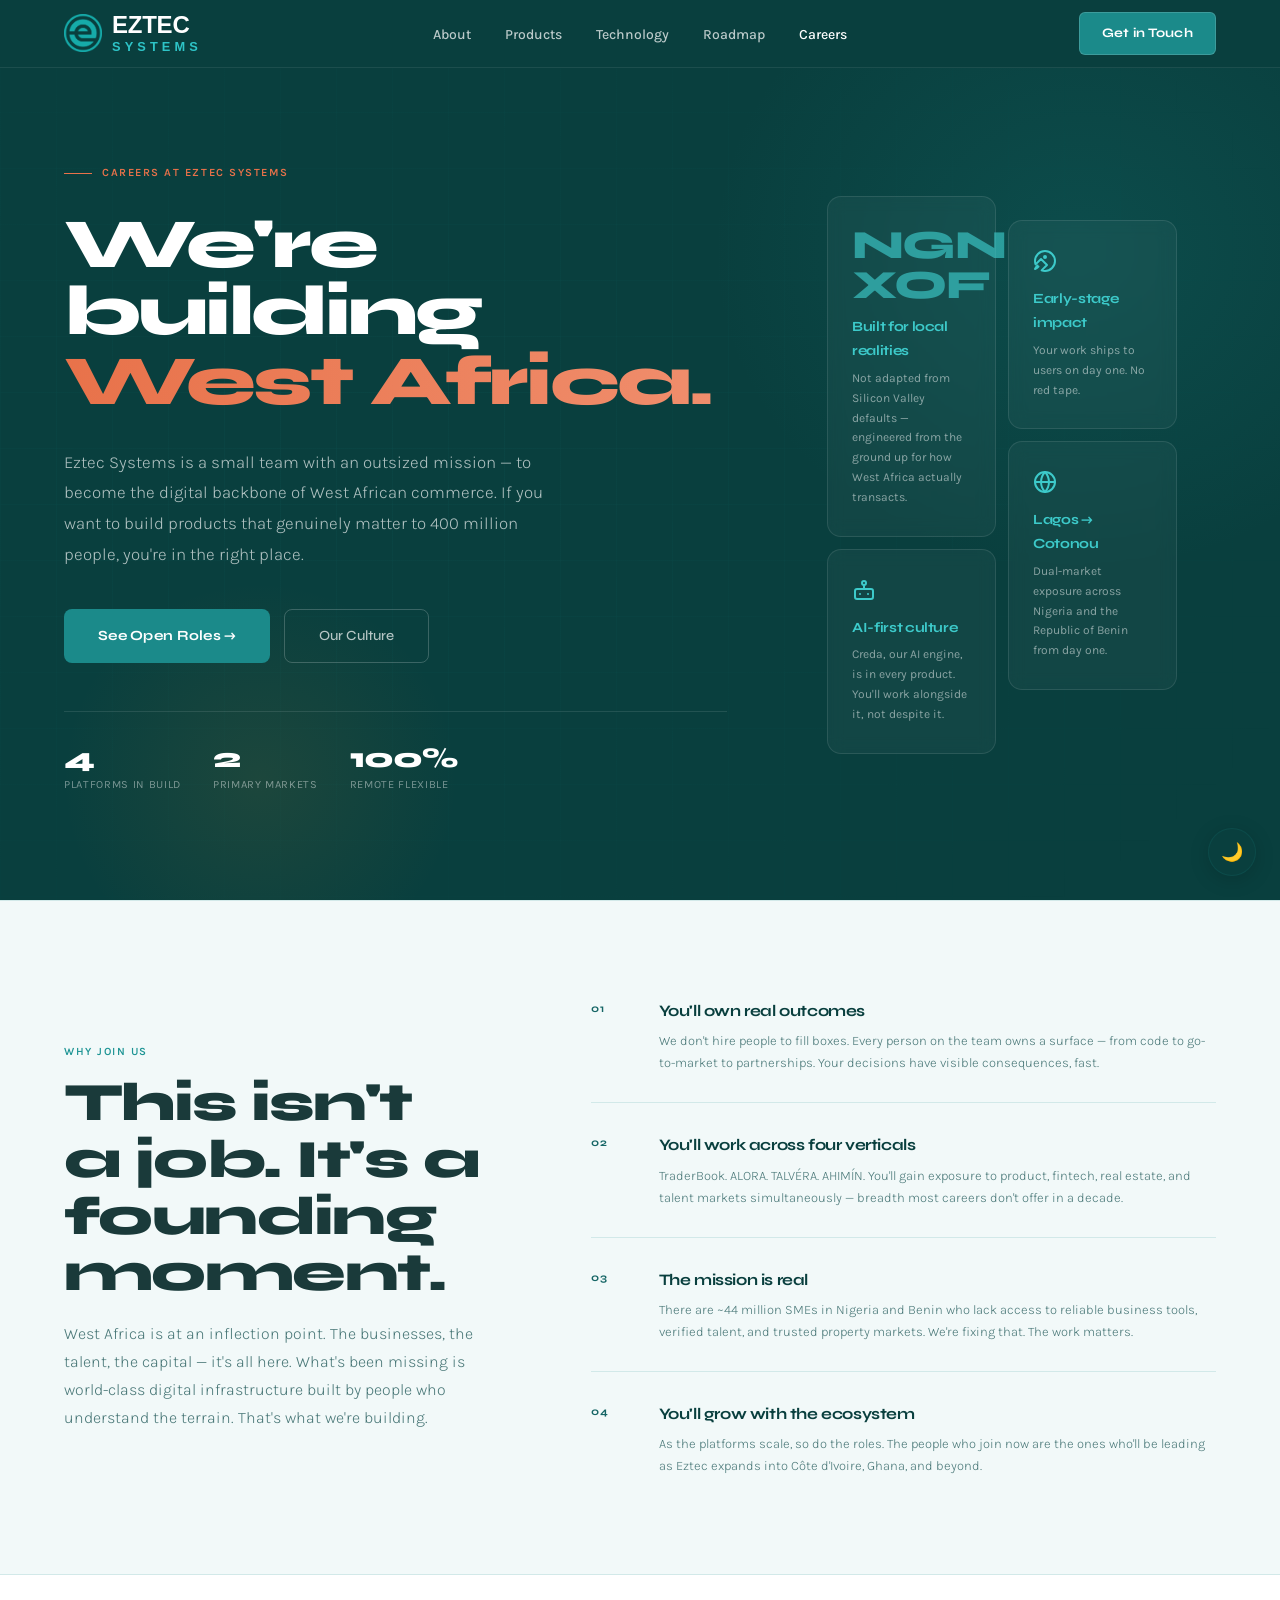
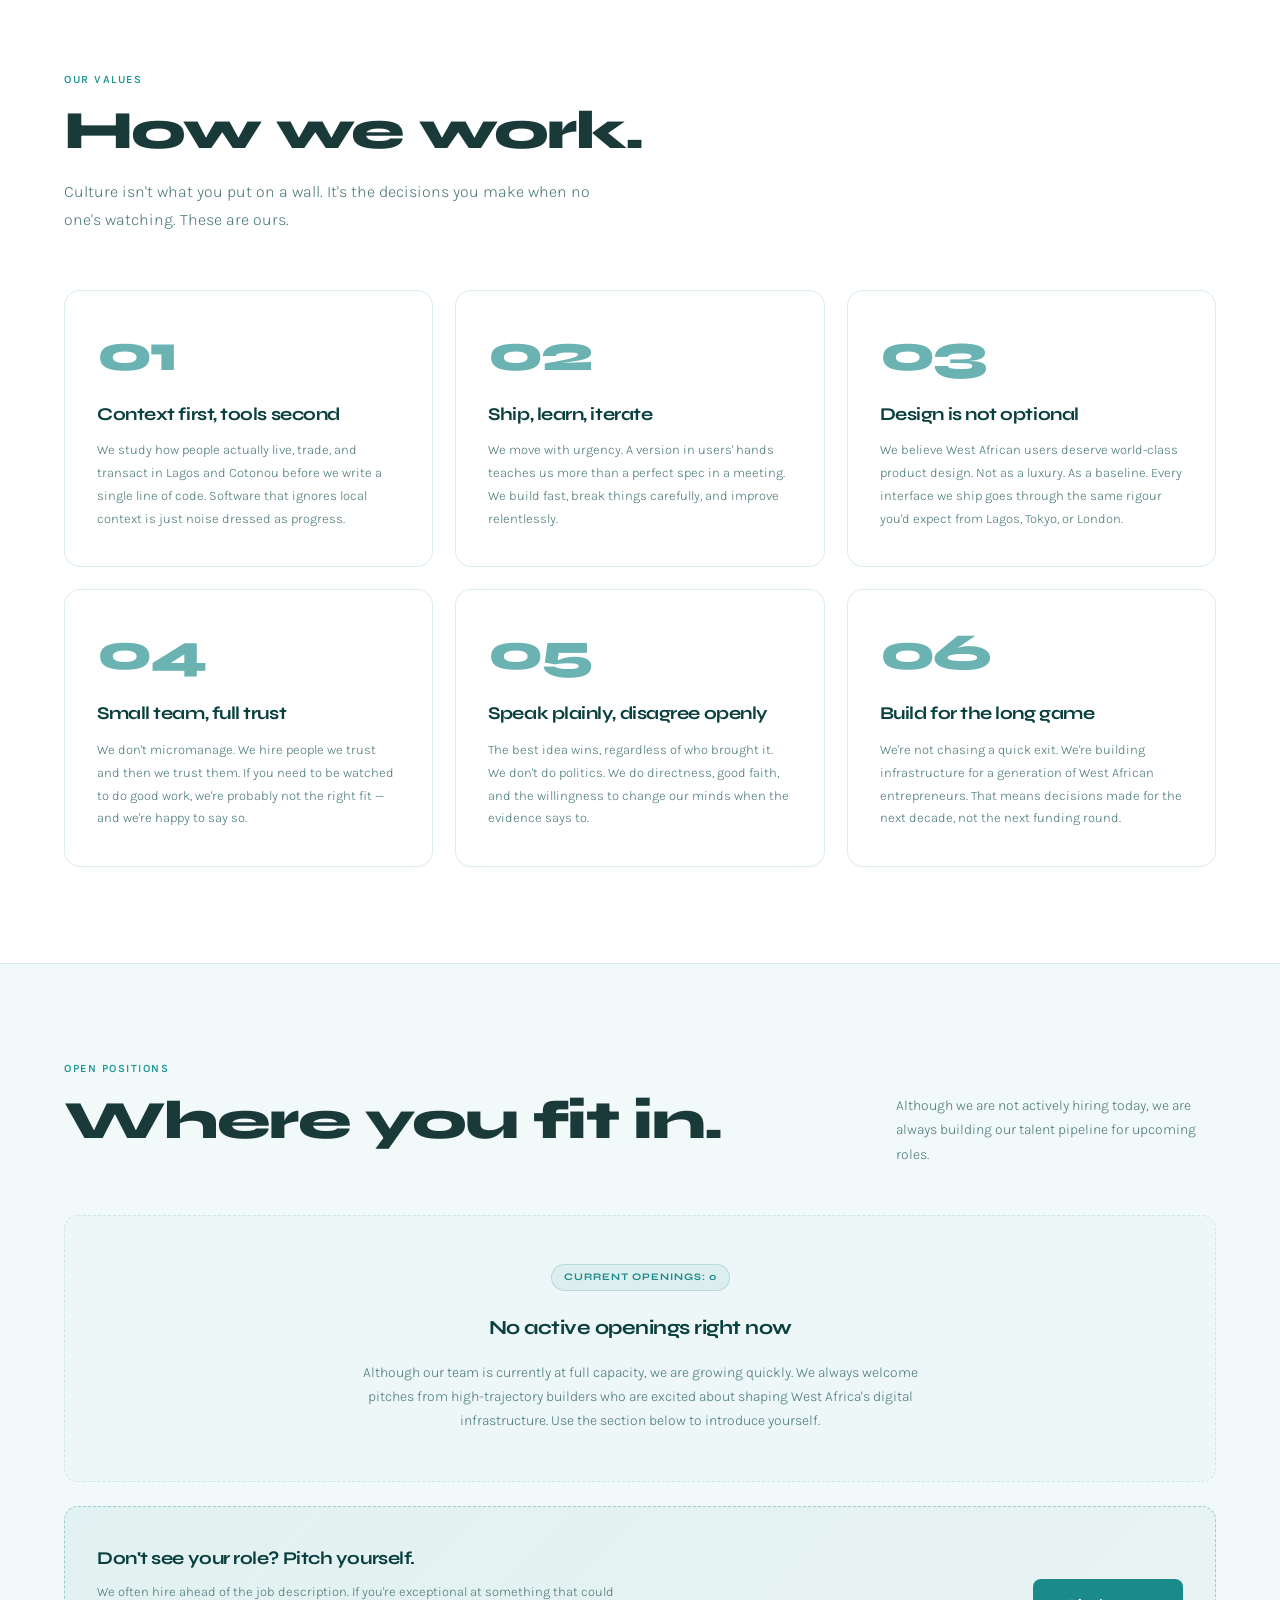
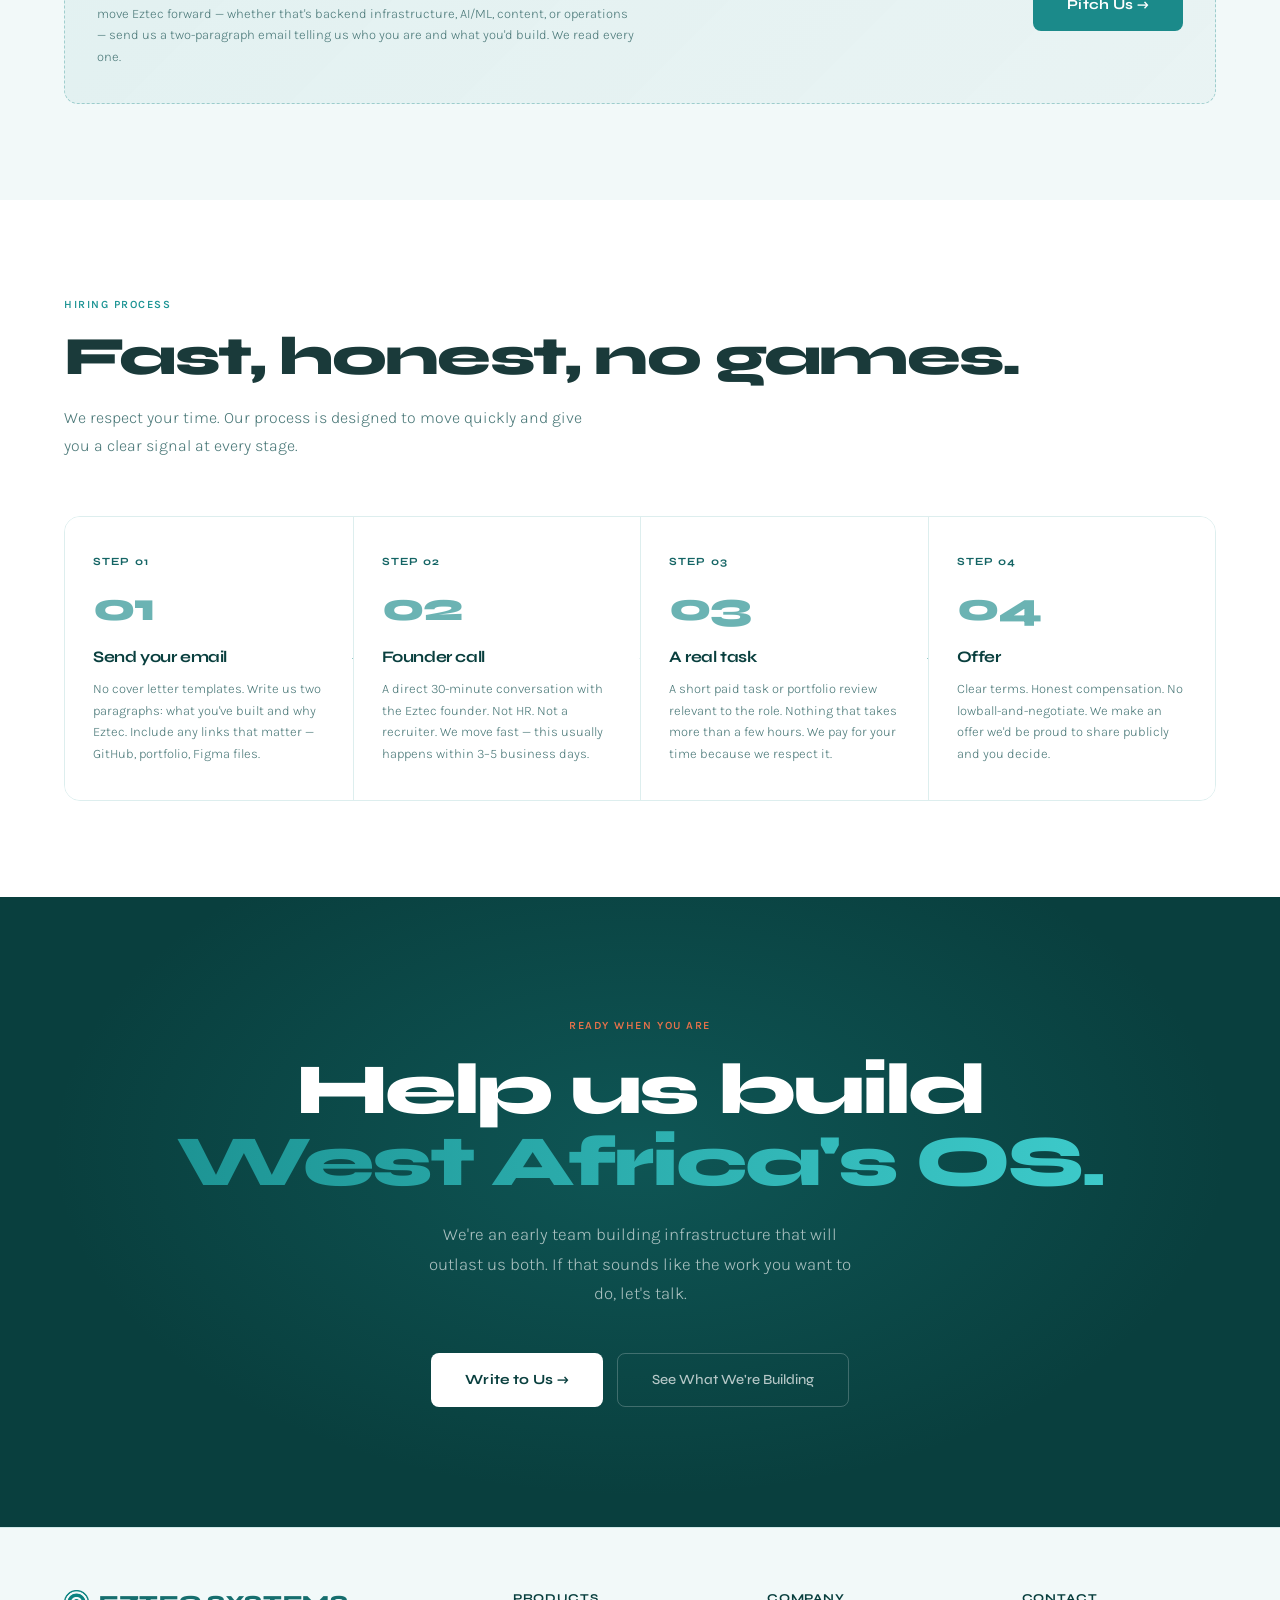
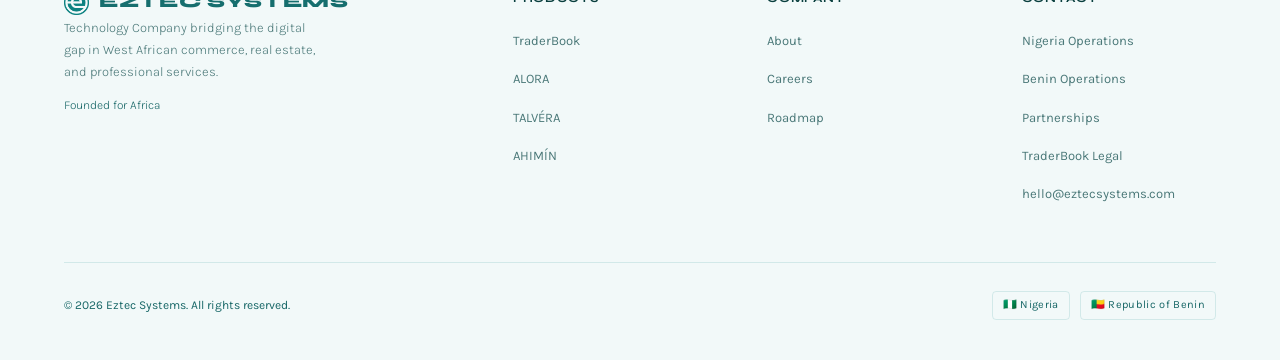
<file: careers.html>
<!DOCTYPE html>
<html lang="en">
<head>
<meta charset="UTF-8">
<meta name="viewport" content="width=device-width, initial-scale=1.0">
<title>Careers — Eztec Systems</title>
<meta name="description" content="Join Eztec Systems. We're building the digital infrastructure for West African commerce, real estate, and talent. Come build with us.">
<meta property="og:title" content="Careers at Eztec Systems">
<meta property="og:description" content="We're building West Africa's connected digital ecosystem. Come build with us from Lagos and Cotonou.">
<link rel="icon" type="image/png" href="images/favicon.png">
<link rel="preconnect" href="https://fonts.googleapis.com">
<link rel="preconnect" href="https://fonts.gstatic.com" crossorigin>
<link href="https://fonts.googleapis.com/css2?family=Syne:wght@400;600;700;800&family=Karla:ital,wght@0,300;0,400;0,500;1,300&display=swap" rel="stylesheet">
<link rel="stylesheet" href="css/styles.css">
<link rel="stylesheet" href="css/careers.css">
</head>
<body>

<!-- NAV -->
<nav id="navbar">
  <a href="#" class="logo">
    <img src="images/logo.png" alt="Eztec Systems logo" class="logo-icon" style="width:38px;height:38px;mix-blend-mode:screen;filter:brightness(1.1);">

    <div class="logo-text">
        <span class="logo-name">EZTEC</span>
        <span class="logo-subtitle">SYSTEMS</span>
    </div>
  </a>


  <ul class="navlinks">
    <li><a href="index.html#about">About</a></li>
    <li><a href="index.html#products">Products</a></li>
    <li><a href="index.html#tech">Technology</a></li>
    <li><a href="index.html#roadmap">Roadmap</a></li>
    <li><a href="careers.html" style="color:#fff">Careers</a></li>
  </ul>
  <a href="index.html#contact" class="navcta">Get in Touch</a>
  <button class="hamburger" id="hbtn" onclick="toggleNav()" aria-label="Toggle navigation">☰</button>
</nav>

<!-- MOBILE NAV -->
<div class="mobilenav" id="mobilenav">
  <a href="index.html#about" onclick="closeNav()">About</a>
  <a href="index.html#products" onclick="closeNav()">Products</a>
  <a href="index.html#tech" onclick="closeNav()">Technology</a>
  <a href="index.html#roadmap" onclick="closeNav()">Roadmap</a>
  <a href="careers.html" onclick="closeNav()">Careers</a>
  <a href="index.html#contact" class="navcta" onclick="closeNav()">Get in Touch</a>
</div>

<!-- HERO -->
<section class="chero" id="hero">
  <div class="chero-grid"></div>
  <div class="chero-glow"></div>
  <div class="chero-glow2"></div>
  <div class="chero-inner">

    <div class="hero-enter" id="hero-left">
      <div class="chero-label">Careers at Eztec Systems</div>
      <h1 class="chero-headline">
        We're building<br>
        <span class="rotate-wrap">
          <span class="rotate-text" id="rotator">
            <span>West Africa.</span>
            <span>TraderBook.</span>
            <span>ALORA.</span>
            <span>TALVÉRA.</span>
            <span>the future.</span>
            <span>West Africa.</span>
          </span>
        </span>
      </h1>
      <p class="chero-desc">
        Eztec Systems is a small team with an outsized mission — to become the digital backbone of West African commerce. If you want to build products that genuinely matter to 400 million people, you're in the right place.
      </p>
      <div class="chero-btns">
        <a href="#roles" class="btn-primary">See Open Roles →</a>
        <a href="#why" class="btn-secondary">Our Culture</a>
      </div>
      <div class="chero-stats">
        <div>
          <div class="cstat-num">4</div>
          <div class="cstat-lbl">Platforms in Build</div>
        </div>
        <div>
          <div class="cstat-num">2</div>
          <div class="cstat-lbl">Primary Markets</div>
        </div>
        <div>
          <div class="cstat-num">100%</div>
          <div class="cstat-lbl">Remote Flexible</div>
        </div>
      </div>
    </div>

    <div class="chero-visual hero-enter" id="hero-right" style="transition-delay:.2s">
      <div class="cv-col">
        <div class="cv-card tall">
          <div class="cv-big">NGN<br>XOF</div>
          <h4>Built for local realities</h4>
          <p>Not adapted from Silicon Valley defaults — engineered from the ground up for how West Africa actually transacts.</p>
        </div>
        <div class="cv-card">
          <div class="cv-icon">
            <svg viewBox="0 0 24 24" width="24" height="24" stroke="currentColor" stroke-width="2" fill="none" stroke-linecap="round" stroke-linejoin="round">
              <rect x="3" y="11" width="18" height="10" rx="2"></rect>
              <circle cx="12" cy="5" r="2"></circle>
              <path d="M12 7v4M8 16h.01M16 16h.01"></path>
            </svg>
          </div>
          <h4>AI-first culture</h4>
          <p>Creda, our AI engine, is in every product. You'll work alongside it, not despite it.</p>
        </div>
      </div>
      <div class="cv-col">
        <div class="cv-card">
          <div class="cv-icon">
            <svg viewBox="0 0 24 24" width="24" height="24" stroke="currentColor" stroke-width="2" fill="none" stroke-linecap="round" stroke-linejoin="round">
              <path d="M4.5 16.5c-1.5 1.25-2.5 3.5-2.5 3.5s2.25-1 3.5-2.5M12 2c-5.5 0-10 4.5-10 10 0 1.2.2 2.4.6 3.4L8 10l6 6-5.4 5.4c1 .4 2.2.6 3.4.6 5.5 0 10-4.5 10-10S17.5 2 12 2z"></path>
              <circle cx="12" cy="8" r="1"></circle>
            </svg>
          </div>
          <h4>Early-stage impact</h4>
          <p>Your work ships to users on day one. No red tape.</p>
        </div>
        <div class="cv-card">
          <div class="cv-icon">
            <svg viewBox="0 0 24 24" width="24" height="24" stroke="currentColor" stroke-width="2" fill="none" stroke-linecap="round" stroke-linejoin="round">
              <circle cx="12" cy="12" r="10"></circle>
              <line x1="2" y1="12" x2="22" y2="12"></line>
              <path d="M12 2a15.3 15.3 0 0 1 4 10 15.3 15.3 0 0 1-4 10 15.3 15.3 0 0 1-4-10 15.3 15.3 0 0 1 4-10z"></path>
            </svg>
          </div>
          <h4>Lagos → Cotonou</h4>
          <p>Dual-market exposure across Nigeria and the Republic of Benin from day one.</p>
        </div>
      </div>
    </div>

  </div>
</section>

<!-- WHY EZTEC -->
<section class="why" id="why">
  <div class="why-inner reveal">
    <div>
      <div class="slabel">Why Join Us</div>
      <h2 class="stitle">This isn't<br>a job. It's a<br>founding moment.</h2>
      <p class="sdesc">West Africa is at an inflection point. The businesses, the talent, the capital — it's all here. What's been missing is world-class digital infrastructure built by people who understand the terrain. That's what we're building.</p>
    </div>
    <div class="why-right">
      <div class="why-item">
        <div class="why-num">01</div>
        <div>
          <h4>You'll own real outcomes</h4>
          <p>We don't hire people to fill boxes. Every person on the team owns a surface — from code to go-to-market to partnerships. Your decisions have visible consequences, fast.</p>
        </div>
      </div>
      <div class="why-item">
        <div class="why-num">02</div>
        <div>
          <h4>You'll work across four verticals</h4>
          <p>TraderBook. ALORA. TALVÉRA. AHIMÍN. You'll gain exposure to product, fintech, real estate, and talent markets simultaneously — breadth most careers don't offer in a decade.</p>
        </div>
      </div>
      <div class="why-item">
        <div class="why-num">03</div>
        <div>
          <h4>The mission is real</h4>
          <p>There are ~44 million SMEs in Nigeria and Benin who lack access to reliable business tools, verified talent, and trusted property markets. We're fixing that. The work matters.</p>
        </div>
      </div>
      <div class="why-item">
        <div class="why-num">04</div>
        <div>
          <h4>You'll grow with the ecosystem</h4>
          <p>As the platforms scale, so do the roles. The people who join now are the ones who'll be leading as Eztec expands into Côte d'Ivoire, Ghana, and beyond.</p>
        </div>
      </div>
    </div>
  </div>
</section>

<!-- VALUES -->
<section id="values">
  <div class="reveal" style="max-width:1200px">
    <div class="slabel">Our Values</div>
    <h2 class="stitle">How we work.</h2>
    <p class="sdesc">Culture isn't what you put on a wall. It's the decisions you make when no one's watching. These are ours.</p>
  </div>
  <div class="values-grid stag">
    <div class="val-card">
      <div class="val-glyph">01</div>
      <h3>Context first, tools second</h3>
      <p>We study how people actually live, trade, and transact in Lagos and Cotonou before we write a single line of code. Software that ignores local context is just noise dressed as progress.</p>
    </div>
    <div class="val-card">
      <div class="val-glyph">02</div>
      <h3>Ship, learn, iterate</h3>
      <p>We move with urgency. A version in users' hands teaches us more than a perfect spec in a meeting. We build fast, break things carefully, and improve relentlessly.</p>
    </div>
    <div class="val-card">
      <div class="val-glyph">03</div>
      <h3>Design is not optional</h3>
      <p>We believe West African users deserve world-class product design. Not as a luxury. As a baseline. Every interface we ship goes through the same rigour you'd expect from Lagos, Tokyo, or London.</p>
    </div>
    <div class="val-card">
      <div class="val-glyph">04</div>
      <h3>Small team, full trust</h3>
      <p>We don't micromanage. We hire people we trust and then we trust them. If you need to be watched to do good work, we're probably not the right fit — and we're happy to say so.</p>
    </div>
    <div class="val-card">
      <div class="val-glyph">05</div>
      <h3>Speak plainly, disagree openly</h3>
      <p>The best idea wins, regardless of who brought it. We don't do politics. We do directness, good faith, and the willingness to change our minds when the evidence says to.</p>
    </div>
    <div class="val-card">
      <div class="val-glyph">06</div>
      <h3>Build for the long game</h3>
      <p>We're not chasing a quick exit. We're building infrastructure for a generation of West African entrepreneurs. That means decisions made for the next decade, not the next funding round.</p>
    </div>
  </div>
</section>

<!-- OPEN ROLES -->
<section class="roles" id="roles">
  <div class="roles-hdr reveal">
    <div>
      <div class="slabel">Open Positions</div>
      <h2 class="stitle">Where you fit in.</h2>
    </div>
    <p class="sdesc" style="max-width:320px;font-size:14px">Although we are not actively hiring today, we are always building our talent pipeline for upcoming roles.</p>
  </div>


  <!-- HIRING ROLES (Currently Closed) -->
  <!--
  <div class="roles-list stag">
    
    <a href="mailto:hello@eztecsystems.com?subject=Application — Android Engineer&body=Hi Eztec team, I'm applying for the Android Engineer role. Here's a bit about me:" class="role-card">
      <div>
        <div class="role-meta">
          <span class="role-dept">Engineering</span>
          <span class="role-type">Full-time · Remote</span>
        </div>
        <div class="role-title">Android Engineer (Kotlin / Jetpack Compose)</div>
        <p class="role-desc">You'll own the Android surfaces across TraderBook and ALORA — from Room database architecture to Jetpack Compose UI polish. We're native, offline-first, and performance-obsessed.</p>
        <div class="role-location">Lagos, Nigeria (Remote Flexible)</div>
      </div>
      <div class="role-arrow">→</div>
    </a>

    <a href="mailto:hello@eztecsystems.com?subject=Application — Frontend Engineer (React)&body=Hi Eztec team, I'm applying for the Frontend Engineer role. Here's a bit about me:" class="role-card">
      <div>
        <div class="role-meta">
          <span class="role-dept">Engineering</span>
          <span class="role-type">Full-time · Remote</span>
        </div>
        <div class="role-title">Frontend Engineer (React / Web)</div>
        <p class="role-desc">TraderBook's web dashboard and the Eztec ecosystem site are both React. You'll build production-grade, bilingual (EN/FR) web interfaces that work on 4G connections across West Africa.</p>
        <div class="role-location">Lagos or Cotonou (Remote Flexible)</div>
      </div>
      <div class="role-arrow">→</div>
    </a>

    <a href="mailto:hello@eztecsystems.com?subject=Application — Product Designer&body=Hi Eztec team, I'm applying for the Product Designer role. Here's a bit about me:" class="role-card">
      <div>
        <div class="role-meta">
          <span class="role-dept">Design</span>
          <span class="role-type">Full-time · Remote</span>
        </div>
        <div class="role-title">Product Designer</div>
        <p class="role-desc">You'll set the visual and interaction standard across all four Eztec platforms. We're not looking for someone who follows trends — we want someone who understands the user at a market stall in Cotonou as deeply as a founder in Lagos.</p>
        <div class="role-location">Remote · West Africa preferred</div>
      </div>
      <div class="role-arrow">→</div>
    </a>

    <a href="mailto:hello@eztecsystems.com?subject=Application — Community & Growth Lead&body=Hi Eztec team, I'm applying for the Community & Growth Lead role. Here's a bit about me:" class="role-card">
      <div>
        <div class="role-meta">
          <span class="role-dept">Growth</span>
          <span class="role-type">Contract · Remote</span>
        </div>
        <div class="role-title">Community & Growth Lead</div>
        <p class="role-desc">TraderBook's Partner Programme needs a champion — someone who understands Nigerian and Beninese SME networks, can run referral campaigns in EN and FR, and turns happy users into our best salespeople.</p>
        <div class="role-location">Lagos, Nigeria · Cotonou, Benin</div>
      </div>
      <div class="role-arrow">→</div>
    </a>

    <a href="mailto:hello@eztecsystems.com?subject=Application — Business Development (Francophone WA)&body=Hi Eztec team, I'm applying for the Francophone BD role. Here's a bit about me:" class="role-card">
      <div>
        <div class="role-meta">
          <span class="role-dept">Partnerships</span>
          <span class="role-type">Contract · On-ground</span>
        </div>
        <div class="role-title">Business Development — Francophone West Africa</div>
        <p class="role-desc">You'll own market penetration in Benin, Togo, and Côte d'Ivoire. This is a roll-up-your-sleeves role: vendor relationships, enterprise partnerships, market education. Fluent French is required. Ground knowledge of the Cotonou business landscape is a strong plus.</p>
        <div class="role-location">Cotonou, Republic of Benin</div>
      </div>
      <div class="role-arrow">→</div>
    </a>

  </div>
  -->

  <!-- Empty roles placeholder -->
  <div class="role-empty reveal">
    <span class="role-empty-badge">Current Openings: 0</span>
    <h3>No active openings right now</h3>
    <p>Although our team is currently at full capacity, we are growing quickly. We always welcome pitches from high-trajectory builders who are excited about shaping West Africa's digital infrastructure. Use the section below to introduce yourself.</p>
  </div>

  <!-- Pitch card -->
  <div class="role-pitch reveal">
    <div>
      <h3>Don't see your role? Pitch yourself.</h3>
      <p>We often hire ahead of the job description. If you're exceptional at something that could move Eztec forward — whether that's backend infrastructure, AI/ML, content, or operations — send us a two-paragraph email telling us who you are and what you'd build. We read every one.</p>
    </div>
    <a href="mailto:hello@eztecsystems.com?subject=Unsolicited Pitch — [Your name]&body=Hi Eztec team, here's who I am and what I'd build with you:" class="btn-primary" style="white-space:nowrap;flex-shrink:0">Pitch Us →</a>
  </div>

</section>

<!-- PROCESS -->
<section id="process">
  <div class="reveal" style="max-width:1200px">
    <div class="slabel">Hiring Process</div>
    <h2 class="stitle">Fast, honest, no games.</h2>
    <p class="sdesc">We respect your time. Our process is designed to move quickly and give you a clear signal at every stage.</p>
  </div>
  <div class="process-grid stag">
    <div class="proc-item">
      <div class="proc-step">Step 01</div>
      <div class="proc-num">01</div>
      <h4>Send your email</h4>
      <p>No cover letter templates. Write us two paragraphs: what you've built and why Eztec. Include any links that matter — GitHub, portfolio, Figma files.</p>
    </div>
    <div class="proc-item">
      <div class="proc-step">Step 02</div>
      <div class="proc-num">02</div>
      <h4>Founder call</h4>
      <p>A direct 30-minute conversation with the Eztec founder. Not HR. Not a recruiter. We move fast — this usually happens within 3–5 business days.</p>
    </div>
    <div class="proc-item">
      <div class="proc-step">Step 03</div>
      <div class="proc-num">03</div>
      <h4>A real task</h4>
      <p>A short paid task or portfolio review relevant to the role. Nothing that takes more than a few hours. We pay for your time because we respect it.</p>
    </div>
    <div class="proc-item">
      <div class="proc-step">Step 04</div>
      <div class="proc-num">04</div>
      <h4>Offer</h4>
      <p>Clear terms. Honest compensation. No lowball-and-negotiate. We make an offer we'd be proud to share publicly and you decide.</p>
    </div>
  </div>
</section>

<!-- CTA -->
<section class="ccta">
  <div class="ccta-bg"></div>
  <div class="ccta-inner reveal">
    <span class="ccta-label">Ready When You Are</span>
    <h2 class="ccta-title">Help us build<br><span>West Africa's OS.</span></h2>
    <p class="ccta-desc">We're an early team building infrastructure that will outlast us both. If that sounds like the work you want to do, let's talk.</p>
    <div class="ccta-btns">
      <a href="mailto:hello@eztecsystems.com?subject=Careers Enquiry" class="btn-primary">Write to Us →</a>
      <a href="index.html#products" class="btn-secondary">See What We're Building</a>
    </div>
  </div>
</section>

<!-- FOOTER -->
<footer>
  <div class="ftop">
    <div class="fbrand">
      <a href="index.html" class="logo_footer">
        <img class="footer_logo" src="images/logo.png" alt="Eztec Systems" loading="lazy">
        EZTEC SYSTEMS
      </a>
      <p>Technology Company bridging the digital gap in West African commerce, real estate, and professional services.</p>
      <p style="font-size:12px;color:var(--td);margin-top:12px">Founded for Africa</p>
    </div>
    <div class="fcol">
      <h5>Products</h5>
      <ul>
        <li><a href="index.html#products">TraderBook</a></li>
        <li><a href="index.html#products">ALORA</a></li>
        <li><a href="index.html#products">TALVÉRA</a></li>
        <li><a href="index.html#products">AHIMÍN</a></li>
      </ul>
    </div>
    <div class="fcol">
      <h5>Company</h5>
      <ul>
        <li><a href="index.html#about">About</a></li>
        <li><a href="careers.html">Careers</a></li>
        <li><a href="index.html#roadmap">Roadmap</a></li>
      </ul>
    </div>
    <div class="fcol">
      <h5>Contact</h5>
      <ul>
        <li><a href="mailto:hello@eztecsystems.com?subject=Nigeria%20Operations">Nigeria Operations</a></li>
        <li><a href="mailto:hello@eztecsystems.com?subject=Benin%20Operations">Benin Operations</a></li>
        <li><a href="mailto:hello@eztecsystems.com?subject=Partnership%20Inquiry">Partnerships</a></li>
        <li><a href="traderbook/privacy-policy/index.html">TraderBook Legal</a></li>
        <li><a href="mailto:hello@eztecsystems.com">hello@eztecsystems.com</a></li>
      </ul>
    </div>
  </div>
  <div class="fbot">
    <p>© 2026 Eztec Systems. All rights reserved.</p>
    <div class="fmarkets">
      <span class="mbadge">🇳🇬 Nigeria</span>
      <span class="mbadge">🇧🇯 Republic of Benin</span>
    </div>
  </div>
</footer>

<!-- CONTACT MODAL -->
<div id="contact-modal" class="modal-overlay" aria-hidden="true">
  <div class="modal-content">
    <button class="modal-close" id="close-modal" aria-label="Close modal">&times;</button>
    <div class="modal-header">
      <h3>Send us a message</h3>
      <p>To: <span class="recipient-badge">hello@eztecsystems.com</span></p>
    </div>
    
    <form id="contact-form" action="https://cbhojfwfsfyxrrxuuhwb.supabase.co/functions/v1/send-contact-email" method="POST">
      <!-- Form configurations -->
      <input type="hidden" name="_subject" id="form-subject-hidden" value="Website Message">
      
      <div class="form-row">
        <div class="form-group">
          <label for="form-name">Your Name</label>
          <input type="text" id="form-name" name="name" placeholder="John Doe" required>
        </div>
        
        <div class="form-group">
          <label for="form-email">Your Email</label>
          <input type="email" id="form-email" name="email" placeholder="john@example.com" required>
        </div>
      </div>

      <div class="form-group">
        <label for="form-subject">Subject</label>
        <input type="text" id="form-subject" name="subject" placeholder="General Inquiry" required>
      </div>
      
      <div class="form-group">
        <label for="form-message">Message</label>
        <textarea id="form-message" name="message" rows="5" placeholder="How can we help you?" required></textarea>
      </div>
      
      <button type="submit" class="btn-submit" id="submit-btn">
        <span>Send Message</span>
        <svg class="spinner" viewBox="0 0 50 50" style="display:none">
          <circle class="path" cx="25" cy="25" r="20" fill="none" stroke-width="5"></circle>
        </svg>
      </button>
    </form>

    <div class="modal-success-state" style="display:none">
      <div class="success-icon">✓</div>
      <h3>Message Sent!</h3>
      <p>Thank you for reaching out. We have received your message and will get back to you shortly.</p>
      <button class="btn-success-close" id="success-close-btn">Close</button>
    </div>
  </div>
</div>

<button class="theme-toggle" id="theme-btn" aria-label="Toggle dark mode">🌙</button>

<script src="js/Script.js"></script>
</body>
</html>
</file>
<file: css/styles.css>
:root{
  /* Brand teal palette */
  --teal:       #1B8A8A;
  --teal-l:     #1D9494;
  --teal-d:     #166E6E;
  --teal-vd:    #0F5050;
  --teal-xd:    #0A3A3A;

  /* Backgrounds */
  --bg:         #ffffff;
  --bg2:        #f2f9f9;
  --bgcard:     #ffffff;
  --bgcardh:    #e8f4f4;

  /* Borders */
  --bdr:        rgba(27,138,138,0.15);
  --bdra:       rgba(27,138,138,0.40);

  /* Text */
  --cream:      #093F3E;
  --tp:         #1a3a3a;
  --tm:         #4a7878;
  --td:         #156565;

  /* Product accent colours (remapped to teal family) */
  --tc:         #1B8A8A;   /* TraderBook — brand teal */
  --al:         #1A2456;   /* ALORA — deep navy, distinct */
  --tv:         #2D2F6B;   /* TALVÉRA — deep indigo, distinct */
  --ah:         #E8724A;   /* AHIMÍN — brand orange-peach */

  /* Theme toggle colors */
  --theme-toggle-bg: #093F3E;
  --theme-toggle-fg: #ffffff;

  /* Amber accents for careers */
  --amber:      #E8724A;
  --amber-l:    #F08E6D;
}

[data-theme="dark"] {
  --bg:         #051A1A;
  --bg2:        #082525;
  --bgcard:     #093030;
  --bgcardh:    #0F4545;
  --tp:         #E6F2F2;
  --tm:         #A8C4C4;
  --td:         #57abab;
  --cream:      #1B8A8A;
  --bdr:        rgba(27,138,138,0.30);
  --bdra:       rgba(27,138,138,0.60);
  --theme-toggle-bg: #ffffff;
  --theme-toggle-fg: #051A1A;

  /* Amber accents for careers */
  --amber:      #E8724A;
  --amber-l:    #F08E6D;
}

*{margin:0;padding:0;box-sizing:border-box}
html{scroll-behavior:smooth}
html{overflow-x:hidden}
body{background:var(--bg);color:var(--tp);font-family:'Karla',sans-serif;font-size:16px;line-height:1.7;overflow-x:hidden}
h1,h2,h3,h4,h5{font-family:'Syne',sans-serif;letter-spacing:-0.025em}
a{text-decoration:none}
a, button, .pcard, .acard, .techcard, .val-card, .role-card, .titem, .advitem {
  transition: all 0.25s cubic-bezier(0.25, 0.46, 0.45, 0.94);
}

/* ─── NAV ─── */
nav{position:fixed;top:0;left:0;right:0;z-index:200;height:68px;display:flex;align-items:center;justify-content:space-between;padding:0 clamp(20px,5vw,80px);background:#093F3E;border-bottom:1px solid rgba(255,255,255,0.08);transition:background .3s,box-shadow .3s}
nav.scrolled{background:#062c2b;box-shadow:0 4px 32px rgba(0,0,0,0.25)}
.logo{
  display:flex;
  align-items:center;
  gap:10px;
  color:#fff;
  font-family:'Syne',sans-serif;
  font-size:17px;
  font-weight:800;
  letter-spacing:0.04em;
  transition:opacity .2s
}
.logo img{
  width:34px;
  height:34px;
  object-fit:contain;
}

.logo-icon{
    width:38px;
    height:38px;
    object-fit:contain;
    mix-blend-mode:screen;
    filter:brightness(1.15);
}

.logo-text{
    display:flex;
    flex-direction:column;
    line-height:1;
}

.logo-name{
    font-size:1.5rem;
    font-weight:800;
    letter-spacing:-0.01em;
    color:#ffffff;
    font-family:'Space Grotesk', sans-serif;
}

.logo-subtitle{
    font-size:0.8rem;
    letter-spacing:0.32em;
    font-weight:650;
    color:#2ec4c7;
    margin-top:4px;
    font-family:'Inter', sans-serif;
}

.logo:hover{
  opacity:.85
}

.logo_footer{
  display:flex;
  align-items:center;
  gap:10px;
  color:#166E6E;
  font-family:'Syne',sans-serif;
  font-size:17px;
  font-weight:800;
  letter-spacing:0.04em;
  transition:opacity .2s
}

.logo_footer:hover{
  opacity:.85
}

.footer_logo{
  height: 25px;
  width: 25px;
}

.logomark{
  width:32px;
  height:32px;
  background:rgba(255,255,255,0.18);
  border-radius:50%;
  display:flex;
  align-items:center;
  justify-content:center;
  font-size:13px;
  font-weight:800;
  color:#fff;
  box-shadow:0 0 0 2px rgba(255,255,255,0.22);
  transition:background .2s
}

.logo:hover .logomark{background:rgba(255,255,255,0.30)}
.navlinks{display:flex;gap:6px;list-style:none}
.navlinks a{color:rgba(255,255,255,0.72);font-size:14px;font-weight:500;transition:all .22s;padding:6px 14px;border-radius:6px;position:relative}
.navlinks a::after{content:'';position:absolute;bottom:2px;left:14px;right:14px;height:2px;background:#1B8A8A;border-radius:2px;transform:scaleX(0);transition:transform .22s ease}
.navlinks a:hover{color:#fff;background:rgba(255,255,255,0.10)}
.navlinks a:hover::after{transform:scaleX(1)}
.navcta{
  background:#1B8A8A;
  color:#fff;
  padding:9px 22px;
  border-radius:6px;
  font-size:13px;
  font-weight:700;
  font-family:'Syne',sans-serif;
  transition:all .22s;
  letter-spacing:0.02em;
  border:1px solid rgba(255,255,255,0.15)
}
.navcta:hover{
  background:#22AAAA;
  transform:translateY(-2px);
  box-shadow:0 8px 28px rgba(27,138,138,0.45);
  border-color:rgba(255,255,255,0.30)
}
.hamburger{display:none;background:none;border:none;cursor:pointer;color:#fff;font-size:20px;padding:4px}

/* ─── HERO ─── */
.hero{min-height:100vh;display:flex;align-items:stretch;position:relative;padding:0;overflow:hidden}
.hinner{display:grid;grid-template-columns:1fr 1fr;gap:0;align-items:stretch;width:100%;position:relative;z-index:1;min-height:100vh}
.hgrid{position:absolute;inset:0;background-image:linear-gradient(rgba(27,138,138,0.07) 1px,transparent 1px),linear-gradient(90deg,rgba(27,138,138,0.07) 1px,transparent 1px);background-size:56px 56px;mask-image:radial-gradient(ellipse 100% 80% at 50% 20%,black,transparent)}
.hglow{position:absolute;width:900px;height:600px;background:radial-gradient(ellipse,rgba(27,138,138,0.12) 0%,transparent 70%);top:-80px;right:-240px;pointer-events:none}
.hglow2{position:absolute;width:500px;height:400px;background:radial-gradient(ellipse,rgba(22,110,110,0.08) 0%,transparent 70%);bottom:-60px;left:-60px;pointer-events:none}
.hcontent{padding:120px clamp(20px,5vw,80px) 80px;display:flex;flex-direction:column;justify-content:center}
.htitle{font-size:clamp(36px,5.2vw,70px);font-weight:800;line-height:0.96;letter-spacing:-0.04em;margin-bottom:28px}
.htitle .ghost{color:#C8892A;-webkit-text-stroke:none}
.htitle .accent{
  color: var(--cream);
  -webkit-text-fill-color: var(--cream);
  background:none;
  display:inline-block;
  font-size:0.75em;
  transition:transform 0.5s cubic-bezier(0.22,1,0.36,1),opacity 0.5s ease;
  transform-origin:left center;
}
.htitle .accent.swap-out{
  transform:translateY(-15px) scale(0.95);
  opacity:0;
}
.htitle .accent.swap-in{
  transform:translateY(15px) scale(0.95);
  opacity:0;
}

/* Sequential line reveal animation */
.htitle-reveal .h-line{
  display:inline-block;
  opacity:0;
  transform:translateY(28px);
  animation:lineReveal 0.8s cubic-bezier(0.22,1,0.36,1) forwards;
}
.htitle-reveal .line-1{animation-delay:0.15s}
.htitle-reveal .line-2{animation-delay:0.3s}
.htitle-reveal .line-3{animation-delay:0.45s}

@keyframes lineReveal{
  to{
    opacity:1;
    transform:translateY(0);
  }
}
/* ─── HERO SLIDESHOW ─── */
.himage{position:relative;overflow:hidden;min-height:100vh;-webkit-mask-image:linear-gradient(to right,transparent 0%,rgba(0,0,0,0.4) 8%,rgba(0,0,0,0.85) 18%,black 28%);mask-image:linear-gradient(to right,transparent 0%,rgba(0,0,0,0.4) 8%,rgba(0,0,0,0.85) 18%,black 28%)}
.himage::before{display:none}
.himage::after{content:'';position:absolute;inset:0;background:linear-gradient(170deg,transparent 50%,rgba(9,63,62,0.50) 100%);z-index:2;pointer-events:none}
.hslide{position:absolute;inset:0;opacity:0;transition:opacity 1.2s ease;z-index:1;will-change:opacity;transform:translate3d(0,0,0)}
.hslide.active{opacity:1}
.hslide img{width:100%;height:100%;object-fit:cover;object-position:center 18%;display:block}
.himg-card{position:absolute;bottom:28px;left:240px;right:24px;z-index:4;background:rgba(255,255,255,0.95);backdrop-filter:blur(16px);border-radius:12px;padding:16px 20px;border:1px solid rgba(27,138,138,0.24);display:flex;align-items:center;justify-content:space-between;gap:12px;box-shadow:0 8px 32px rgba(9,63,62,0.15)}
.himg-card strong{font-family:'Syne',sans-serif;font-size:15px;font-weight:800;color:#093F3E;display:block;margin-bottom:4px;letter-spacing:-0.01em}
.himg-card span{font-size:13px;font-weight:600;color:#166E6E;display:block;letter-spacing:0.01em}
.hslide-dots{display:flex;gap:6px}
.hdot{width:7px;height:7px;border-radius:50%;background:rgba(9,63,62,0.25);cursor:pointer;transition:all .3s;border:none;padding:0}
.hdot.active{background:#093F3E;width:22px;border-radius:4px}
.eyebrow{display:inline-flex;align-items:center;gap:10px;font-size:11px;font-weight:600;letter-spacing:0.13em;text-transform:uppercase;color:var(--teal-l);margin-bottom:28px}
.eyebrow::before{content:'';width:28px;height:1px;background:var(--teal)}
.hdesc{font-size:clamp(15px,1.8vw,17px);color:var(--tm);max-width:520px;line-height:1.75;margin-bottom:36px;font-weight:300}
.hbtns{display:flex;gap:14px;flex-wrap:wrap;align-items:center}
.btnp{background:var(--teal);color:#fff;padding:14px 34px;border-radius:8px;font-size:14px;font-weight:700;font-family:'Syne',sans-serif;display:inline-flex;align-items:center;gap:8px;transition:all .25s;letter-spacing:0.02em}
.btnp:hover{transform:translateY(-2px);box-shadow:0 16px 40px rgba(29,148,148,0.35);background:var(--teal-l)}
.btns{color:var(--tm);padding:14px 34px;border-radius:8px;font-size:14px;font-weight:500;font-family:'Syne',sans-serif;border:1px solid var(--bdr);transition:all .25s}
.btns:hover{border-color:var(--teal);color:var(--teal)}
.hstats{display:flex;gap:36px;margin-top:36px;padding-top:28px;border-top:1px solid var(--bdr)}
.stat{text-align:left}
.statnum{font-family:'Syne',sans-serif;font-size:26px;font-weight:800;color:var(--cream);letter-spacing:-0.03em;line-height:1}
.statlbl{font-size:11px;color:var(--tm);letter-spacing:0.05em;margin-top:4px;text-transform:uppercase}

/* ─── SHARED ─── */
section{padding:96px clamp(20px,5vw,80px)}
.slabel{font-size:11px;font-weight:600;letter-spacing:0.14em;text-transform:uppercase;color:var(--teal-l);margin-bottom:14px}
.stitle{font-size:clamp(34px,4.5vw,54px);font-weight:800;letter-spacing:-0.03em;line-height:1.05;margin-bottom:18px}
.sdesc{font-size:16px;color:var(--tm);max-width:540px;line-height:1.75;font-weight:300}

/* ─── ABOUT ─── */
.about{background:var(--bg2);border-top:1px solid var(--bdr);border-bottom:1px solid var(--bdr)}
.aboutin{display:grid;grid-template-columns:1fr 1.8fr;gap:80px;align-items:center;max-width:100%}
.aboutr{display:grid;grid-template-columns:repeat(3,1fr);gap:16px}
.acard{background:var(--bgcard);border:1px solid var(--bdr);border-radius:12px;padding:24px;transition:border-color .3s}
.acard:hover{border-color:var(--bdra)}
.aicon {
  margin-bottom: 12px;
  color: var(--teal);
  display: flex;
  align-items: center;
}
.acard h4{font-size:14px;font-weight:700;margin-bottom:8px;color:var(--cream)}
.acard p{font-size:13px;color:var(--tm);line-height:1.65}
.quote{font-size:14px;color:var(--td);font-style:italic;margin-top:32px;padding-top:24px;border-top:1px solid var(--bdr);line-height:1.7}
.quote span{color:var(--tm)}

/* ─── PRODUCTS ─── */
.phdr{display:flex;justify-content:space-between;align-items:flex-end;margin-bottom:56px;flex-wrap:wrap;gap:24px;max-width:1200px}
.pgrid{display:grid;grid-template-columns:repeat(2,1fr);gap:22px;max-width:1200px}
.pcard{background:var(--bgcard);border:1px solid var(--bdr);border-radius:16px;padding:40px;position:relative;overflow:hidden;transition:all .35s ease;cursor:default}
.pcard.tc{--pc:var(--tc)}.pcard.al{--pc:var(--al)}.pcard.tv{--pc:var(--tv)}.pcard.ah{--pc:var(--ah)}
.pcard:hover{transform:translateY(-5px);border-color:var(--pc);box-shadow:0 4px 40px -12px var(--pc);box-shadow:0 4px 40px -12px color-mix(in srgb,var(--pc) 50%,transparent)}
.pcard::after{content:'';position:absolute;inset:0;background:radial-gradient(ellipse at 0% 100%,var(--pc),transparent 60%);background:radial-gradient(ellipse at 0% 100%,color-mix(in srgb,var(--pc) 8%,transparent),transparent 60%);opacity:0;transition:opacity .35s}
.pcard:hover::after{opacity:1}
.pnum{font-size:11px;font-weight:600;letter-spacing:0.1em;color:var(--td);margin-bottom:20px;font-family:'Syne',sans-serif}
.ptag{display:inline-block;padding:3px 11px;border-radius:20px;font-size:11px;font-weight:700;letter-spacing:0.07em;text-transform:uppercase;margin-bottom:14px;color:var(--pc);border:1px solid var(--pc);border:1px solid color-mix(in srgb,var(--pc) 50%,transparent);background:transparent;background:color-mix(in srgb,var(--pc) 8%,transparent)}
.pname{font-size:clamp(26px,3.5vw,36px);font-weight:800;letter-spacing:-0.035em;margin-bottom:12px;color:var(--cream);line-height:1}
.ppurpose{font-size:14px;color:var(--tm);line-height:1.75;margin-bottom:26px;font-weight:300}
.pfeats{list-style:none;display:flex;flex-direction:column;gap:9px;margin-bottom:28px}
.pfeats li{display:flex;align-items:flex-start;gap:9px;font-size:13px;color:var(--tm)}
.pfeats li::before{content:'→';color:var(--pc);flex-shrink:0;margin-top:1px;font-weight:700}
.pstatus{display:inline-flex;align-items:center;gap:6px;font-size:12px;color:var(--td);font-weight:600;letter-spacing:0.04em}
.dot{width:6px;height:6px;border-radius:50%;background:var(--pc);display:inline-block;box-shadow:0 0 5px var(--pc);animation:pulse 2s infinite}
@keyframes pulse{0%,100%{opacity:1}50%{opacity:.5}}

/* ─── ADVANTAGES ─── */
.adv{background:var(--bg2);border-top:1px solid var(--bdr);border-bottom:1px solid var(--bdr)}
.advhdr{margin-bottom:56px;max-width:1200px}
.advlist{display:grid;grid-template-columns:repeat(4,1fr);border:1px solid var(--bdr);border-radius:16px;overflow:hidden;max-width:100%}
.advitem{padding:48px 40px;background:var(--bgcard);transition:background .3s;position:relative}
.advitem:hover{background:var(--bgcardh)}
.advitem+.advitem{border-left:1px solid var(--bdr)}
.advnum{font-family:'Syne',sans-serif;font-size:54px;font-weight:800;color:#1B8A8A;opacity:0.55;line-height:1;margin-bottom:22px;letter-spacing:-0.04em}
.advtitle{font-size:19px;font-weight:700;margin-bottom:12px;color:var(--cream)}
.advdesc{font-size:14px;color:var(--tm);line-height:1.75;font-weight:300}

/* ─── TECH ─── */
.techhdr{margin-bottom:56px;display:grid;grid-template-columns:1fr 1fr;gap:80px;align-items:end;max-width:100%}
.techgrid{display:grid;grid-template-columns:repeat(3,1fr);gap:18px;max-width:100%}
.techcard{background:var(--bgcard);border:1px solid var(--bdr);border-radius:12px;padding:32px;transition:all .3s}
.techcard:hover{border-color:var(--bdra);transform:translateY(-2px)}
.techicon {
  width: 44px;
  height: 44px;
  background: rgba(27, 138, 138, 0.08);
  border-radius: 10px;
  display: flex;
  align-items: center;
  justify-content: center;
  margin-bottom: 20px;
  border: 1px solid rgba(27, 138, 138, 0.15);
  color: var(--teal);
}
.techcard h4{font-size:16px;font-weight:700;margin-bottom:10px;color:var(--cream)}
.techcard p{font-size:13px;color:var(--tm);line-height:1.65}
.techtags{display:flex;flex-wrap:wrap;gap:6px;margin-top:14px}
.ttag{font-size:11px;padding:3px 9px;border-radius:4px;background:rgba(27,138,138,0.08);color:var(--teal-d);border:1px solid var(--bdr);font-family:'Syne',sans-serif;font-weight:600;letter-spacing:0.04em}
.ttag.highlight{border-color:#E8724A;background:#FFF0EB;color:#C8532A}

/* ─── ROADMAP ─── */
.roadmap{background:var(--bg2);border-top:1px solid var(--bdr)}
.rmhdr{margin-bottom:56px;max-width:100%}
.timeline{display:grid;grid-template-columns:repeat(4,1fr);border:1px solid var(--bdr);border-radius:16px;overflow:hidden;max-width:100%}
.titem{background:var(--bgcard);padding:34px 28px;transition:background .3s;position:relative}
.titem:hover{background:var(--bgcardh)}
.titem+.titem{border-left:1px solid var(--bdr)}
.titem.active{background:linear-gradient(135deg,rgba(29,148,148,0.12),rgba(22,110,110,0.06))}
.tphase{font-size:11px;font-weight:700;letter-spacing:0.1em;text-transform:uppercase;color:var(--td);margin-bottom:14px}
.titem.active .tphase{color:var(--teal-l)}
.tperiod{font-family:'Syne',sans-serif;font-size:17px;font-weight:800;color:var(--cream);margin-bottom:10px;letter-spacing:-0.02em}
.tdesc{font-size:13px;color:var(--tm);line-height:1.65;font-weight:300}
.tactivebadge{display:inline-block;background:rgba(29,148,148,0.13);color:var(--teal-l);border:1px solid rgba(29,148,148,0.35);font-size:10px;font-weight:700;letter-spacing:0.08em;text-transform:uppercase;padding:3px 8px;border-radius:4px;margin-top:14px;font-family:'Syne',sans-serif}

/* ─── CTA ─── */
.cta {
  min-height: 80vh;
  display: flex;
  align-items: stretch;
  position: relative;
  overflow: hidden;
  background: #093F3E;
  padding: 0;
}
.ctabg {
  position: absolute;
  inset: 0;
  background: radial-gradient(ellipse at 50% 50%, rgba(27,138,138,0.35) 0%, transparent 70%);
  pointer-events: none;
}
.ctainner {
  display: grid;
  grid-template-columns: 1.1fr 1fr;
  gap: 0;
  align-items: stretch;
  width: 100%;
  position: relative;
  z-index: 1;
  min-height: 80vh;
}
.cta-image {
  position: relative;
  overflow: hidden;
  min-height: 100%;
  grid-column: 1;
  grid-row: 1;
  -webkit-mask-image: linear-gradient(to left, transparent 0%, rgba(0,0,0,0.4) 8%, rgba(0,0,0,0.85) 18%, black 28%);
  mask-image: linear-gradient(to left, transparent 0%, rgba(0,0,0,0.4) 8%, rgba(0,0,0,0.85) 18%, black 28%);
}
.cta-image::after {
  content: '';
  position: absolute;
  inset: 0;
  background: linear-gradient(to right, transparent 50%, rgba(9,63,62,0.30) 100%);
  z-index: 2;
  pointer-events: none;
}
.cta-image img {
  width: 100%;
  height: 100%;
  object-fit: cover;
  object-position: center;
  display: block;
}
.ctain {
  grid-column: 2;
  grid-row: 1;
  padding: 80px clamp(20px, 5vw, 80px);
  display: flex;
  flex-direction: column;
  justify-content: center;
  align-items: flex-start;
  text-align: left;
  position: relative;
  z-index: 3;
}
.ctatitle {
  font-size: clamp(40px, 6vw, 72px);
  font-weight: 800;
  letter-spacing: -0.04em;
  line-height: 1;
  margin-bottom: 22px;
  color: #fff;
}
.ctadesc {
  font-size: 17px;
  color: rgba(255,255,255,0.70);
  max-width: 440px;
  margin: 0 0 44px 0;
  font-weight: 300;
  line-height: 1.75;
}
.ctabtns {
  display: flex;
  justify-content: flex-start;
  gap: 14px;
  flex-wrap: wrap;
  width: 100%;
}
.cta .btnp {
  background: #fff;
  color: #093F3E;
}
.cta .btnp:hover {
  background: #e8f4f4;
  color: #093F3E;
  box-shadow: 0 16px 40px rgba(0,0,0,0.20);
}
.cta .btns {
  color: rgba(255,255,255,0.75);
  border: 1px solid rgba(255,255,255,0.25);
}
.cta .btns:hover {
  border-color: #fff;
  color: #fff;
}

/* ─── PEOPLE STRIP ─── */
.people{background:var(--bg);border-top:1px solid var(--bdr);border-bottom:1px solid var(--bdr);overflow:hidden}
.people-inner{display:grid;grid-template-columns:1fr 1.5fr;gap:80px;align-items:center;width:100%}
.people-imgs{display:grid;grid-template-columns:repeat(4,1fr);gap:14px;align-items:end;min-width:0}
.ppl-img{border-radius:16px;overflow:hidden;position:relative}
.ppl-img img{width:100%;height:200px;object-fit:cover;object-position:center top;display:block;transition:transform .5s ease}
.ppl-img:hover img{transform:scale(1.05)}
.ppl-tall img{height:270px}
.ppl-caption{position:absolute;bottom:0;left:0;right:0;padding:12px 14px;background:linear-gradient(to top,rgba(9,63,62,0.85),transparent);font-size:10px;font-weight:700;color:#fff;letter-spacing:0.06em;text-transform:uppercase}

/* ─── FOOTER ─── */
footer{border-top:1px solid var(--bdr);padding:60px clamp(20px,5vw,80px) 40px;background:var(--bg2)}
.ftop{display:grid;grid-template-columns:2fr 1fr 1fr 1fr;gap:60px;margin-bottom:56px}
.fbrand .logo{margin-bottom:16px;display:inline-flex}
.fbrand p{font-size:13px;color:var(--tm);max-width:260px;line-height:1.7;font-weight:300}
.fcol h5{font-family:'Syne',sans-serif;font-size:12px;font-weight:700;letter-spacing:0.06em;color:var(--cream);margin-bottom:18px;text-transform:uppercase}
.fcol ul{list-style:none;display:flex;flex-direction:column;gap:11px}
.fcol ul a{font-size:13px;color:var(--tm);transition:color .2s}
.fcol ul a:hover{color:var(--teal-l)}
.fbot{border-top:1px solid var(--bdr);padding-top:28px;display:flex;justify-content:space-between;align-items:center;flex-wrap:wrap;gap:14px}
.fbot p{font-size:12px;color:var(--td)}
.fmarkets{display:flex;gap:10px}
.mbadge{font-size:11px;color:var(--td);border:1px solid var(--bdr);padding:4px 10px;border-radius:4px;letter-spacing:0.03em}

/* ─── ANIMATIONS ─── */
@keyframes pulse{0%,100%{opacity:1}50%{opacity:.5}}
@keyframes fadeUp{from{opacity:0;transform:translateY(36px)}to{opacity:1;transform:translateY(0)}}
@keyframes fadeIn{from{opacity:0}to{opacity:1}}
@keyframes floatY{0%,100%{transform:translateY(0)}50%{transform:translateY(-10px)}}
@keyframes scaleIn{from{opacity:0;transform:scale(0.94)}to{opacity:1;transform:scale(1)}}
@keyframes slideRight{from{opacity:0;transform:translateX(-28px)}to{opacity:1;transform:translateX(0)}}
@keyframes shimmer{0%{background-position:200% center}100%{background-position:-200% center}}
.reveal{opacity:0;transform:translateY(32px);transition:opacity .75s cubic-bezier(.22,1,.36,1),transform .75s cubic-bezier(.22,1,.36,1)}
.reveal.vis{opacity:1;transform:translateY(0)}
.reveal-left{opacity:0;transform:translateX(-32px);transition:opacity .75s cubic-bezier(.22,1,.36,1),transform .75s cubic-bezier(.22,1,.36,1)}
.reveal-left.vis{opacity:1;transform:translateX(0)}
.stag>*{opacity:0;transform:translateY(24px);transition:opacity .6s cubic-bezier(.22,1,.36,1),transform .6s cubic-bezier(.22,1,.36,1)}
.stag.vis>*:nth-child(1){opacity:1;transform:translateY(0);transition-delay:.06s}
.stag.vis>*:nth-child(2){opacity:1;transform:translateY(0);transition-delay:.16s}
.stag.vis>*:nth-child(3){opacity:1;transform:translateY(0);transition-delay:.26s}
.stag.vis>*:nth-child(4){opacity:1;transform:translateY(0);transition-delay:.36s}
.stag.vis>*:nth-child(5){opacity:1;transform:translateY(0);transition-delay:.46s}
.stag.vis>*:nth-child(6){opacity:1;transform:translateY(0);transition-delay:.56s}
.acard{transition:border-color .3s,transform .3s,box-shadow .3s}
.acard:hover{border-color:var(--bdra);transform:translateY(-4px);box-shadow:0 12px 36px rgba(9,63,62,0.08)}
.techcard{transition:border-color .3s,transform .3s,box-shadow .3s}
.techcard:hover{border-color:var(--bdra);transform:translateY(-5px);box-shadow:0 16px 40px rgba(9,63,62,0.10)}
.advitem{transition:background .3s,transform .3s}
.advitem:hover{background:var(--bgcardh);transform:translateY(-3px)}
.ppl-img{transition:transform .3s,box-shadow .3s}
.ppl-img:hover{transform:translateY(-6px);box-shadow:0 18px 48px rgba(9,63,62,0.18)}
.hglow{animation:floatY 8s ease-in-out infinite}
.hglow2{animation:floatY 10s ease-in-out infinite reverse}
.eyebrow{animation:slideRight .8s cubic-bezier(.22,1,.36,1) both}

/* ─── RESPONSIVE ─── */

/* ── Tablet landscape: ≤1100px ── */
@media(max-width:1100px){
  .hinner{grid-template-columns:1fr 1fr}
  .hcontent{padding:100px clamp(20px,4vw,60px) 60px}
  .ftop{grid-template-columns:2fr 1fr 1fr;gap:40px}
  .ftop .fbrand{grid-column:1/-1}
  .advlist{grid-template-columns:1fr 1fr}
  .advitem{border-left:none;border-top:none}
  .advitem:nth-child(even){border-left:1px solid var(--bdr)}
  .advitem:nth-child(n+3){border-top:1px solid var(--bdr)}
  .techgrid{grid-template-columns:1fr 1fr 1fr}
  .timeline{grid-template-columns:1fr 1fr}
  .titem:nth-child(3){border-left:none;border-top:1px solid var(--bdr)}
  .titem:nth-child(4){border-top:1px solid var(--bdr)}
}

/* ── Tablet portrait: ≤900px ── */
@media(max-width:900px){
  /* Hero */
  .hero{flex-direction:column}
  .hinner{grid-template-columns:1fr;min-height:auto}
  .hcontent{padding:100px clamp(20px,5vw,60px) 48px;min-height:auto}
  .himage{min-height:360px;height:360px;-webkit-mask-image:linear-gradient(to bottom,black 60%,transparent 100%);mask-image:linear-gradient(to bottom,black 60%,transparent 100%)}
  .htitle{font-size:clamp(36px,7vw,58px)}
  .hdesc{max-width:100%}
  .himg-card{left:20px;right:20px;bottom:16px}

  /* Sections */
  section{padding:72px clamp(20px,5vw,60px)}

  /* About */
  .aboutin{grid-template-columns:1fr;gap:40px}
  .techhdr{grid-template-columns:1fr;gap:28px}

  /* Products */
  .pgrid{grid-template-columns:1fr}
  .phdr{margin-bottom:40px}

  /* Advantages */
  .advlist{grid-template-columns:1fr}
  .advitem{border-left:none}
  .advitem+.advitem{border-left:none;border-top:1px solid var(--bdr)}

  /* Tech */
  .techgrid{grid-template-columns:1fr 1fr}

  /* Roadmap */
  .timeline{grid-template-columns:1fr 1fr}
  .titem:nth-child(3){border-left:none;border-top:1px solid var(--bdr)}
  .titem:nth-child(4){border-top:1px solid var(--bdr)}

  /* People */
  .people-inner{grid-template-columns:1fr;gap:36px}
  .people-imgs{grid-template-columns:1fr 1fr 1fr}

  /* Footer */
  .ftop{grid-template-columns:1fr 1fr;gap:32px}
  .ftop .fbrand{grid-column:1/-1}

  /* CTA */
  .ctainner {
    grid-template-columns: 1fr;
    min-height: auto;
  }
  .ctain {
    grid-column: 1;
    grid-row: 1;
    padding: 72px 24px 56px;
    align-items: center;
    text-align: center;
  }
  .cta .ctadesc {
    margin: 0 auto 36px;
  }
  .cta .ctabtns {
    justify-content: center;
  }
  .cta-image {
    grid-column: 1;
    grid-row: 2;
    min-height: 360px;
    height: 360px;
    -webkit-mask-image: linear-gradient(to bottom, transparent 0%, rgba(0,0,0,0.4) 8%, rgba(0,0,0,0.85) 18%, black 28%);
    mask-image: linear-gradient(to bottom, transparent 0%, rgba(0,0,0,0.4) 8%, rgba(0,0,0,0.85) 18%, black 28%);
  }
}

/* ── Mobile: ≤640px ── */
@media(max-width:640px){
  /* Nav */
  .navlinks,.navcta{display:none}
  .hamburger{display:block}
  .logo {
    font-size: 14px;
    gap: 8px;
  }
  .logo img {
    width: 26px !important;
    height: 26px !important;
  }

  /* Hero */
  .hcontent{padding:88px 20px 40px}
  .htitle{font-size:clamp(32px,9vw,48px);line-height:1.0}
  .hdesc{font-size:15px}
  .hbtns{flex-direction:column;align-items:flex-start;gap:10px}
  .btnp,.btns{width:100%;text-align:center;justify-content:center}
  .hstats{flex-wrap:wrap;gap:20px;padding-top:20px}
  .himage{min-height:280px;height:280px}
  .himg-card{flex-direction:column;align-items:flex-start;gap:8px;left:16px;right:16px;bottom:12px;padding:12px 14px}

  /* Sections */
  section{padding:56px 20px}
  .stitle{font-size:clamp(28px,8vw,40px)}

  /* About */
  .aboutin{gap:32px}
  .aboutr{grid-template-columns:1fr 1fr}

  /* Products */
  .pgrid{grid-template-columns:1fr}
  .pcard{padding:28px 24px}
  .phdr{flex-direction:column;align-items:flex-start;gap:12px}

  /* Advantages */
  .advitem{padding:32px 24px}

  /* Tech */
  .techgrid{grid-template-columns:1fr}
  .techhdr{gap:18px}

  /* Roadmap */
  .timeline{grid-template-columns:1fr}
  .titem+.titem{border-left:none;border-top:1px solid var(--bdr)}
  .titem{padding:24px 20px}

  /* People (Mobile Slideshow) */
  .people-imgs {
    position: relative;
    height: 280px;
    display: block;
    overflow: hidden;
    margin-top: 24px;
    border-radius: 16px;
  }
  .ppl-img {
    position: absolute;
    inset: 0;
    width: 100%;
    height: 100%;
    opacity: 0;
    z-index: 1;
    transition: opacity 0s linear 0.8s;
    display: block !important;
    will-change: opacity;
    transform: translate3d(0, 0, 0);
  }
  .ppl-img.active {
    opacity: 1;
    z-index: 2;
    transition: opacity 0.8s ease-in-out;
  }
  .ppl-img img {
    height: 100% !important;
  }

  /* CTA */
  .ctain {
    padding: 56px 20px 36px;
  }
  .ctabtns {
    flex-direction: column;
    align-items: center;
  }
  .cta .btnp, .cta .btns {
    width: 100%;
    max-width: 340px;
    text-align: center;
    justify-content: center;
  }
  .cta-image {
    min-height: 280px;
    height: 280px;
  }

  /* Footer */
  .ftop{grid-template-columns:1fr;gap:28px}
  .fbrand{grid-column:1}
  .fbot{flex-direction:column;align-items:flex-start;gap:12px}
  .hglow, .hglow2, .hgrid { display: none; }
}



/* ── Small mobile: ≤400px ── */
@media(max-width:400px){
  .htitle{font-size:clamp(28px,10vw,38px)}
  .aboutr{grid-template-columns:1fr}
  .hstats{gap:16px}
  .statnum{font-size:22px}
}
.mobilenav {
  display: flex !important;
  position: fixed;
  top: 68px;
  left: 0;
  right: 0;
  background: rgba(9, 63, 62, 0.92);
  backdrop-filter: blur(12px);
  -webkit-backdrop-filter: blur(12px);
  z-index: 199;
  padding: 20px clamp(20px,5vw,80px) 24px;
  flex-direction: column;
  gap: 8px;
  transform: translateY(-120%);
  opacity: 0;
  pointer-events: none;
  transition: transform 0.4s cubic-bezier(0.16, 1, 0.3, 1), opacity 0.4s ease;
  border-bottom: 1px solid rgba(255,255,255,0.12);
}
.mobilenav a{
  color:rgba(255,255,255,0.80);
  font-size:15px;
  font-weight:500;
  padding:10px 0;
  border-bottom:1px solid rgba(255,255,255,0.10);
  transition:color .2s
}

.mobilenav a:hover{
  color:#fff
}

.mobilenav .navcta{
  display:inline-block;
  margin-top:8px;
  width:fit-content;
  color:#fff;
  background:#1B8A8A;border:none
}
.mobilenav.open {
  transform: translateY(0);
  opacity: 1;
  pointer-events: auto;
}

/* ── CONTACT FORM MODAL ── */
.modal-overlay {
  position: fixed;
  inset: 0;
  background: rgba(9, 63, 62, 0.6);
  backdrop-filter: blur(8px);
  -webkit-backdrop-filter: blur(8px);
  z-index: 1000;
  display: flex;
  align-items: center;
  justify-content: center;
  opacity: 0;
  pointer-events: none;
  transition: opacity 0.3s ease;
  padding: 20px;
}
.modal-overlay.open {
  opacity: 1;
  pointer-events: auto;
}
.modal-content {
  background: #ffffff;
  border: 1px solid rgba(27, 138, 138, 0.15);
  border-radius: 20px;
  width: 100%;
  max-width: 500px;
  padding: 40px;
  position: relative;
  box-shadow: 0 24px 64px rgba(9, 63, 62, 0.25);
  transform: translateY(20px);
  transition: transform 0.3s ease;
}
.modal-overlay.open .modal-content {
  transform: translateY(0);
}
.modal-close {
  position: absolute;
  top: 24px;
  right: 24px;
  background: none;
  border: none;
  font-size: 28px;
  color: var(--tm);
  cursor: pointer;
  line-height: 1;
  transition: color 0.2s;
}
.modal-close:hover {
  color: var(--cream);
}
.modal-header {
  margin-bottom: 28px;
  text-align: left;
}
.modal-header h3 {
  font-size: 24px;
  color: var(--cream);
  margin-bottom: 8px;
  font-family: 'Syne', sans-serif;
  font-weight: 700;
}
.modal-header p {
  font-size: 13px;
  color: var(--tm);
  margin-top: 4px;
}
.recipient-badge {
  color: var(--teal);
  background: rgba(27, 138, 138, 0.08);
  border: 1px solid rgba(27, 138, 138, 0.2);
  padding: 3px 10px;
  border-radius: 20px;
  font-weight: 600;
}
.form-row {
  display: flex;
  gap: 16px;
}
.form-row .form-group {
  flex: 1;
}
.form-group {
  margin-bottom: 14px;
  text-align: left;
}
.form-group label {
  display: block;
  font-size: 11px;
  font-weight: 700;
  text-transform: uppercase;
  letter-spacing: 0.05em;
  color: var(--cream);
  margin-bottom: 6px;
  font-family: 'Syne', sans-serif;
}
.form-group input {
  width: 100%;
  padding: 10px 14px;
  border: 1px solid var(--bdr);
  border-radius: 8px;
  font-family: 'Karla', sans-serif;
  font-size: 14px;
  color: var(--tp);
  background: #fafcfc;
  transition: border-color 0.2s, box-shadow 0.2s;
}
.form-group textarea {
  width: 100%;
  padding: 12px 16px;
  border: 1px solid var(--bdr);
  border-radius: 8px;
  font-family: 'Karla', sans-serif;
  font-size: 14px;
  color: var(--tp);
  background: #fafcfc;
  transition: border-color 0.2s, box-shadow 0.2s;
}
.form-group input:focus,
.form-group textarea:focus {
  outline: none;
  border-color: var(--teal);
  box-shadow: 0 0 0 3px rgba(27, 138, 138, 0.1);
  background: #ffffff;
}
@media(max-width: 600px) {
  .form-row {
    flex-direction: column;
    gap: 0;
  }
}
.btn-submit {
  width: 100%;
  background: var(--teal);
  color: #fff;
  border: none;
  padding: 14px;
  border-radius: 8px;
  font-family: 'Syne', sans-serif;
  font-size: 14px;
  font-weight: 700;
  cursor: pointer;
  transition: background 0.2s, transform 0.2s, box-shadow 0.2s;
  display: flex;
  align-items: center;
  justify-content: center;
  gap: 10px;
  margin-top: 10px;
}
.btn-submit:hover {
  background: var(--teal-l);
  transform: translateY(-1px);
  box-shadow: 0 8px 24px rgba(27, 138, 138, 0.25);
}
.btn-submit:disabled {
  background: var(--td);
  cursor: not-allowed;
  transform: none;
  box-shadow: none;
}
/* Spinner */
.spinner {
  animation: rotate 2s linear infinite;
  width: 20px;
  height: 20px;
}
.spinner .path {
  stroke: #ffffff;
  stroke-linecap: round;
  animation: dash 1.5s ease-in-out infinite;
  stroke: #fff;
  fill: none;
  stroke-width: 5;
}
@keyframes rotate {
  100% { transform: rotate(360deg); }
}
@keyframes dash {
  0% {
    stroke-dasharray: 1, 150;
    stroke-dashoffset: 0;
  }
  50% {
    stroke-dasharray: 90, 150;
    stroke-dashoffset: -35;
  }
  100% {
    stroke-dasharray: 90, 150;
    stroke-dashoffset: -124;
  }
}
/* Success State */
.modal-success-state {
  text-align: center;
  padding: 20px 0;
}
.success-icon {
  width: 64px;
  height: 64px;
  background: rgba(27, 138, 138, 0.1);
  border: 2px solid var(--teal);
  color: var(--teal);
  border-radius: 50%;
  display: flex;
  align-items: center;
  justify-content: center;
  font-size: 32px;
  font-weight: bold;
  margin: 0 auto 24px auto;
  animation: scaleUp 0.4s cubic-bezier(0.175, 0.885, 0.32, 1.275) both;
}
.modal-success-state h3 {
  font-size: 22px;
  color: var(--cream);
  margin-bottom: 12px;
  font-family: 'Syne', sans-serif;
  font-weight: 700;
}
.modal-success-state p {
  font-size: 14px;
  color: var(--tm);
  line-height: 1.6;
  margin-bottom: 28px;
  font-weight: 300;
}
.btn-success-close {
  background: var(--teal);
  color: #fff;
  border: none;
  padding: 12px 32px;
  border-radius: 8px;
  font-family: 'Syne', sans-serif;
  font-size: 14px;
  font-weight: 700;
  cursor: pointer;
  transition: background 0.2s;
}
.btn-success-close:hover {
  background: var(--teal-l);
}
@keyframes scaleUp {
  0% { transform: scale(0.5); opacity: 0; }
  100% { transform: scale(1); opacity: 1; }
}
@media(max-width: 640px) {
  .modal-content {
    padding: 30px 20px;
    border-radius: 16px;
  }
  .modal-header h3 {
    font-size: 20px;
  }
}

/* ─── PRODUCTS STACK SLIDESHOW ─── */
:root {
  --tb-color: #1B8A8A;
  --al-color: #1A2456;
  --tv-color: #2D2F6B;
  --tv-color-2: #E8724A;
  --ah-color: #E8724A;
}

.pstack-section {
  max-width: 1200px;
  margin: 0 auto;
  position: relative;
}

.pstack-layout {
  display: grid;
  grid-template-columns: 300px 1fr;
  gap: 64px;
  align-items: flex-start;
  width: 100%;
}

.pstack-sidebar {
  display: flex;
  flex-direction: column;
  gap: 0;
  position: relative;
  padding-left: 28px;
  margin-top: 10px;
}
.pstack-sidebar::before {
  content: '';
  position: absolute;
  left: 0;
  top: 10px;
  bottom: 10px;
  width: 2px;
  background: var(--bdr);
}

.pstack-tab {
  background: none;
  border: none;
  padding: 24px 0;
  display: flex;
  flex-direction: column;
  align-items: flex-start;
  gap: 4px;
  cursor: pointer;
  text-align: left;
  transition: all 0.3s cubic-bezier(0.25, 1, 0.5, 1);
  position: relative;
  opacity: 0.45;
  width: 100%;
  outline: none;
}
.pstack-tab:hover {
  opacity: 0.8;
}
.pstack-tab.active {
  opacity: 1;
  transform: translateX(4px);
}
.pstack-tab::after {
  content: '';
  position: absolute;
  left: -34px;
  top: 50%;
  transform: translateY(-50%);
  width: 10px;
  height: 10px;
  border-radius: 50%;
  background: var(--bg);
  border: 2px solid var(--bdr);
  transition: all 0.3s cubic-bezier(0.25, 1, 0.5, 1);
  z-index: 2;
}
.pstack-tab.tc.active::after { border-color: var(--tb-color); background: var(--tb-color); box-shadow: 0 0 10px var(--tb-color); }
.pstack-tab.al.active::after { border-color: var(--al-color); background: var(--al-color); box-shadow: 0 0 10px var(--al-color); }
.pstack-tab.tv.active::after { border-color: var(--tv-color-2); background: var(--tv-color-2); box-shadow: 0 0 10px var(--tv-color-2); }
.pstack-tab.ah.active::after { border-color: var(--ah-color); background: var(--ah-color); box-shadow: 0 0 10px var(--ah-color); }

.pstack-tab .ptab-num {
  font-family: 'Syne', sans-serif;
  font-size: 11px;
  font-weight: 700;
  letter-spacing: 0.1em;
  color: var(--td);
}
.pstack-tab .ptab-name {
  font-family: 'Syne', sans-serif;
  font-size: 20px;
  font-weight: 800;
  color: var(--cream);
  letter-spacing: -0.02em;
}
.pstack-tab.tc.active .ptab-name { color: var(--tb-color); }
.pstack-tab.al.active .ptab-name { color: var(--al-color); }
.pstack-tab.tv.active .ptab-name { color: var(--tv-color); }
.pstack-tab.ah.active .ptab-name { color: var(--ah-color); }

.ptab-progress-wrap {
  width: 100%;
  height: 2px;
  background: rgba(9, 63, 62, 0.08);
  margin-top: 8px;
  position: relative;
  overflow: hidden;
  border-radius: 2px;
}
.ptab-progress {
  position: absolute;
  top: 0;
  left: 0;
  height: 100%;
  width: 0%;
  background: var(--teal);
}
.pstack-tab.tc .ptab-progress { background: var(--tb-color); }
.pstack-tab.al .ptab-progress { background: var(--al-color); }
.pstack-tab.tv .ptab-progress { background: var(--tv-color-2); }
.pstack-tab.ah .ptab-progress { background: var(--ah-color); }

.pstack-container {
  position: relative;
  width: 100%;
  height: 500px;
  margin-bottom: 24px;
}

.pstack-card {
  position: absolute;
  top: 0;
  left: 0;
  width: 100%;
  height: 100%;
  background: #ffffff; /* Solid opaque white background to block background layers */
  border: 1px solid var(--bdr);
  border-radius: 24px;
  padding: 40px 48px;
  text-align: left;
  box-shadow: 0 24px 64px -16px rgba(9, 63, 62, 0.06);
  transition: transform 0.65s cubic-bezier(0.25, 1, 0.5, 1), 
              opacity 0.65s cubic-bezier(0.25, 1, 0.5, 1), 
              border-color 0.3s ease, 
              box-shadow 0.3s ease;
  overflow: hidden;
}

.pstack-card::before {
  content: '';
  position: absolute;
  bottom: -150px;
  left: -150px;
  width: 350px;
  height: 350px;
  border-radius: 50%;
  pointer-events: none;
  filter: blur(80px);
  opacity: 0.05;
  z-index: 0;
}
.pstack-card.tc::before { background: var(--tb-color); }
.pstack-card.al::before { background: var(--al-color); }
.pstack-card.tv::before { background: var(--tv-color-2); }
.pstack-card.ah::before { background: var(--ah-color); }

/* Brand-specific Card Tints & Borders */
.pstack-card.tc { background: #f6fafb; border-color: rgba(27, 138, 138, 0.22); }
.pstack-card.ah { background: #fdf7f5; border-color: rgba(232, 114, 74, 0.22); }
.pstack-card.al { background: #f4f5f9; border-color: rgba(26, 36, 86, 0.22); }
.pstack-card.tv { background: #fdf7f5; border-color: rgba(232, 114, 74, 0.22); }

/* Active Card Clean Opaque Gradients */
.pstack-card.layer-0.tc { background: linear-gradient(135deg, #ffffff, #f3f9fa); border-color: rgba(27, 138, 138, 0.4); }
.pstack-card.layer-0.ah { background: linear-gradient(135deg, #ffffff, #fdf5f2); border-color: rgba(232, 114, 74, 0.4); }
.pstack-card.layer-0.al { background: linear-gradient(135deg, #ffffff, #f2f3f8); border-color: rgba(26, 36, 86, 0.4); }
.pstack-card.layer-0.tv { background: linear-gradient(135deg, #ffffff, #fdf5f2); border-color: rgba(232, 114, 74, 0.4); }

/* Layers in 2D to prevent Z-clipping and text bleed bugs */
.pstack-card.layer-0 {
  transform: translate(0, 0) scale(1);
  z-index: 10;
  opacity: 1;
  pointer-events: auto;
  cursor: default;
}
.pstack-card.layer-1 {
  transform: translate(0, 16px) scale(0.97);
  z-index: 9;
  opacity: 0.95;
  pointer-events: none;
}
.pstack-card.layer-2 {
  transform: translate(0, 32px) scale(0.94);
  z-index: 8;
  opacity: 0.75;
  pointer-events: none;
}
.pstack-card.layer-3 {
  transform: translate(0, 48px) scale(0.91);
  z-index: 7;
  opacity: 0.55;
  pointer-events: none;
}

/* Slide out animation style */
.pstack-card.slide-out {
  transform: translate(120%, 0) rotate(8deg) scale(0.95) !important;
  opacity: 0 !important;
  pointer-events: none !important;
}

/* Card hover glow (only for the active front card) */
.pstack-card.layer-0:hover {
  border-color: rgba(27, 138, 138, 0.35);
  box-shadow: 0 32px 80px -20px rgba(9, 63, 62, 0.12);
}
.pstack-card.layer-0.tc:hover { border-color: rgba(27, 138, 138, 0.35); box-shadow: 0 32px 80px -20px rgba(27, 138, 138, 0.16); }
.pstack-card.layer-0.al:hover { border-color: rgba(26, 36, 86, 0.35); box-shadow: 0 32px 80px -20px rgba(26, 36, 86, 0.16); }
.pstack-card.layer-0.tv:hover { border-color: rgba(232, 114, 74, 0.35); box-shadow: 0 32px 80px -20px rgba(232, 114, 74, 0.16); }
.pstack-card.layer-0.ah:hover { border-color: rgba(232, 114, 74, 0.35); box-shadow: 0 32px 80px -20px rgba(232, 114, 74, 0.16); }

/* Card Content Typography & Elements */
.pstack-card .pnum {
  font-family: 'Syne', sans-serif;
  font-size: 11px;
  font-weight: 700;
  letter-spacing: 0.12em;
  color: var(--td);
  margin-bottom: 12px;
}

.pstack-card .ptag {
  display: inline-block;
  padding: 3px 11px;
  border-radius: 20px;
  font-size: 11px;
  font-weight: 700;
  letter-spacing: 0.07em;
  text-transform: uppercase;
  margin-bottom: 10px;
  width: fit-content;
}
.pstack-card.tc .ptag { color: var(--tb-color); border: 1px solid rgba(27, 138, 138, 0.2); background: rgba(27, 138, 138, 0.06); }
.pstack-card.al .ptag { color: var(--al-color); border: 1px solid rgba(26, 36, 86, 0.2); background: rgba(26, 36, 86, 0.06); }
.pstack-card.tv .ptag { color: var(--tv-color); border: 1px solid rgba(45, 47, 107, 0.2); background: rgba(45, 47, 107, 0.06); }
.pstack-card.ah .ptag { color: var(--ah-color); border: 1px solid rgba(232, 114, 74, 0.2); background: rgba(232, 114, 74, 0.06); }

.pstack-card .pname {
  font-size: clamp(28px, 4vw, 44px);
  font-weight: 800;
  letter-spacing: -0.035em;
  margin-bottom: 12px;
  line-height: 1.05;
}
.pstack-card.tc .pname { color: var(--tb-color); }
.pstack-card.al .pname { color: var(--al-color); }
.pstack-card.tv .pname { color: var(--tv-color); }
.pstack-card.ah .pname { color: var(--ah-color); }

.pstack-card .ppurpose {
  font-size: 15px;
  color: var(--tm);
  line-height: 1.75;
  margin-bottom: 18px;
  font-weight: 300;
  max-width: 650px;
}

.pstack-card .pfeats {
  list-style: none;
  display: flex;
  flex-direction: column;
  gap: 10px;
  margin-bottom: 22px;
}
.pstack-card .pfeats li {
  display: flex;
  align-items: center;
  gap: 12px;
  font-size: 14px;
  color: var(--tp);
  font-weight: 500;
}

/* Custom list checkmarks */
.pstack-card .pfeats li::before {
  content: '✓';
  display: inline-flex;
  align-items: center;
  justify-content: center;
  width: 20px;
  height: 20px;
  border-radius: 50%;
  font-size: 10px;
  font-weight: 900;
  flex-shrink: 0;
}
.pstack-card.tc .pfeats li::before { background: rgba(27, 138, 138, 0.1); color: var(--tb-color); }
.pstack-card.al .pfeats li::before { background: rgba(26, 36, 86, 0.1); color: var(--al-color); }
.pstack-card.tv .pfeats li::before { background: rgba(232, 114, 74, 0.1); color: var(--tv-color-2); }
.pstack-card.ah .pfeats li::before { background: rgba(232, 114, 74, 0.1); color: var(--ah-color); }

.pstack-card .pstatus {
  display: inline-flex;
  align-items: center;
  gap: 8px;
  font-size: 12px;
  font-weight: 700;
  color: var(--cream);
  padding: 6px 14px;
  border-radius: 20px;
  width: fit-content;
  border: 1px solid var(--bdr);
  margin-top: auto; /* Push to bottom */
}
.pstack-card.tc .pstatus { border-color: rgba(27, 138, 138, 0.2); background: rgba(27, 138, 138, 0.04); color: var(--tb-color); }
.pstack-card.al .pstatus { border-color: rgba(26, 36, 86, 0.2); background: rgba(26, 36, 86, 0.04); color: var(--al-color); }
.pstack-card.tv .pstatus { border-color: rgba(232, 114, 74, 0.2); background: rgba(232, 114, 74, 0.04); color: var(--tv-color-2); }
.pstack-card.ah .pstatus { border-color: rgba(232, 114, 74, 0.2); background: rgba(232, 114, 74, 0.04); color: var(--ah-color); }

.pstack-card .dot {
  width: 8px;
  height: 8px;
  border-radius: 50%;
  animation: pulseGlow 2s infinite;
}
.pstack-card.tc .dot { background: var(--tb-color); box-shadow: 0 0 8px var(--tb-color); }
.pstack-card.al .dot { background: var(--al-color); box-shadow: 0 0 8px var(--al-color); }
.pstack-card.tv .dot { background: var(--tv-color); box-shadow: 0 0 8px var(--tv-color); }
.pstack-card.ah .dot { background: var(--ah-color); box-shadow: 0 0 8px var(--ah-color); }

/* Navigation buttons */
.pstack-controls {
  position: absolute;
  bottom: 30px;
  right: 48px;
  display: flex;
  gap: 12px;
  z-index: 20;
}

.pstack-btn {
  width: 48px;
  height: 48px;
  border-radius: 50%;
  background: #ffffff;
  border: 1px solid var(--bdr);
  color: var(--cream);
  font-size: 18px;
  cursor: pointer;
  display: flex;
  align-items: center;
  justify-content: center;
  transition: all 0.3s cubic-bezier(0.25, 1, 0.5, 1);
  box-shadow: 0 4px 16px rgba(9, 63, 62, 0.04);
}
.pstack-btn:hover {
  background: var(--bg2);
  border-color: var(--teal);
  color: var(--teal);
  transform: translateY(-2px);
  box-shadow: 0 8px 24px rgba(27, 138, 138, 0.15);
}

/* Dynamic Navigation Button Styling based on active card (.layer-0) */
.pstack-container:has(.layer-0.tc) .pstack-btn {
  color: var(--tb-color);
  border-color: rgba(27, 138, 138, 0.25);
  box-shadow: 0 4px 16px rgba(27, 138, 138, 0.05);
}
.pstack-container:has(.layer-0.tc) .pstack-btn:hover {
  background: rgba(27, 138, 138, 0.05);
  border-color: var(--tb-color);
  color: var(--tb-color);
  box-shadow: 0 8px 24px rgba(27, 138, 138, 0.15);
}

.pstack-container:has(.layer-0.ah) .pstack-btn {
  color: var(--ah-color);
  border-color: rgba(232, 114, 74, 0.25);
  box-shadow: 0 4px 16px rgba(232, 114, 74, 0.05);
}
.pstack-container:has(.layer-0.ah) .pstack-btn:hover {
  background: rgba(232, 114, 74, 0.05);
  border-color: var(--ah-color);
  color: var(--ah-color);
  box-shadow: 0 8px 24px rgba(232, 114, 74, 0.15);
}

.pstack-container:has(.layer-0.tv) .pstack-btn {
  color: var(--tv-color-2);
  border-color: rgba(232, 114, 74, 0.25);
  box-shadow: 0 4px 16px rgba(232, 114, 74, 0.05);
}
.pstack-container:has(.layer-0.tv) .pstack-btn:hover {
  background: rgba(232, 114, 74, 0.05);
  border-color: var(--tv-color-2);
  color: var(--tv-color-2);
  box-shadow: 0 8px 24px rgba(232, 114, 74, 0.15);
}

.pstack-container:has(.layer-0.al) .pstack-btn {
  color: var(--al-color);
  border-color: rgba(26, 36, 86, 0.25);
  box-shadow: 0 4px 16px rgba(26, 36, 86, 0.05);
}
.pstack-container:has(.layer-0.al) .pstack-btn:hover {
  background: rgba(26, 36, 86, 0.05);
  border-color: var(--al-color);
  color: var(--al-color);
  box-shadow: 0 8px 24px rgba(26, 36, 86, 0.15);
}

/* Dots indicator */
.pstack-dots {
  display: flex;
  justify-content: center;
  gap: 8px;
  margin-top: 56px;
}

.pstack-dot {
  width: 8px;
  height: 8px;
  border-radius: 50%;
  background: rgba(9, 63, 62, 0.2);
  border: none;
  cursor: pointer;
  transition: all 0.3s cubic-bezier(0.25, 1, 0.5, 1);
  padding: 0;
}
.pstack-dot.active {
  background: var(--teal);
  width: 24px;
  border-radius: 4px;
}

@keyframes pulseGlow {
  0%, 100% { opacity: 1; transform: scale(1); }
  50% { opacity: 0.45; transform: scale(0.9); }
}

/* Media Queries for Stack Slideshow */
@media(max-width: 900px) {
  .pstack-layout {
    grid-template-columns: 1fr;
    gap: 32px;
  }
  .pstack-sidebar {
    flex-direction: row;
    flex-wrap: nowrap;
    overflow-x: auto;
    -webkit-overflow-scrolling: touch;
    scrollbar-width: none;
    border-left: none;
    border-bottom: 2px solid rgba(27, 138, 138, 0.1);
    padding-left: 16px;
    padding-right: 16px;
    margin-left: -16px;
    margin-right: -16px;
    gap: 16px;
    margin-top: 0;
  }
  .pstack-sidebar::-webkit-scrollbar {
    display: none;
  }
  .pstack-sidebar::before {
    display: none;
  }
  .pstack-tab {
    flex: 0 0 auto;
    min-width: auto;
    padding: 12px 16px;
    justify-content: center;
    align-items: center;
  }
  .pstack-tab::after {
    display: none;
  }
  .pstack-tab.active {
    transform: translateY(2px);
  }
  .pstack-container {
    height: 500px;
    margin-bottom: 30px; /* Reduced margin since controls are back on the card */
  }
  .pstack-card {
    padding: 32px 40px;
  }
  .pstack-controls {
    position: absolute;
    bottom: 32px;
    right: 40px;
    left: auto;
    transform: none;
    display: flex;
    gap: 12px;
    z-index: 20;
  }
}
@media(max-width: 640px) {
  .pstack-sidebar {
    gap: 12px;
  }
  .pstack-tab {
    padding: 10px 12px;
  }
  .pstack-tab .ptab-name {
    font-size: 16px;
  }
  .pstack-container {
    height: 480px;
    margin-bottom: 40px; /* Reduced margin since controls are back on the card */
  }
  .pstack-card {
    padding: 24px 20px;
    display: flex;
    flex-direction: column;
  }
  .pstack-card .pnum {
    margin-bottom: 8px;
  }
  .pstack-card .ptag {
    margin-bottom: 8px;
  }
  .pstack-card .pname {
    font-size: 24px;
    margin-bottom: 8px;
  }
  .pstack-card .ppurpose {
    font-size: 13.5px;
    margin-bottom: 12px;
    line-height: 1.6;
  }
  .pstack-card .pfeats {
    gap: 6px;
    margin-bottom: 16px;
  }
  .pstack-card .pfeats li {
    font-size: 13px;
  }
  .pstack-controls {
    position: absolute;
    bottom: 24px;
    right: 20px;
    left: auto;
    transform: none;
    display: flex;
    gap: 8px;
    z-index: 20;
  }
  .pstack-btn {
    width: 40px;
    height: 40px;
    font-size: 16px;
  }
}
@media(max-width: 480px) {
  .pstack-container {
    height: 510px;
    margin-bottom: 30px;
  }
  .pstack-card {
    padding: 20px 16px;
  }
  .pstack-card .ppurpose {
    font-size: 13px;
    line-height: 1.5;
  }
  .pstack-card .pfeats li {
    font-size: 12.5px;
  }
  .pstack-controls {
    bottom: 20px;
    right: 16px;
  }
  .pstack-btn {
    width: 38px;
    height: 38px;
    font-size: 15px;
  }
}

/* ─── DARK THEME OVERRIDES ─── */
[data-theme="dark"] .mobilenav {
  background: rgba(5, 26, 26, 0.95);
  border-bottom: 1px solid rgba(255,255,255,0.08);
}
[data-theme="dark"] .modal-content {
  background: var(--bgcard);
  color: var(--tp);
  border-color: var(--bdr);
  box-shadow: 0 24px 64px rgba(0, 0, 0, 0.5);
}
[data-theme="dark"] .modal-header h3 {
  color: var(--cream);
}
[data-theme="dark"] .modal-header p {
  color: var(--tm);
}
[data-theme="dark"] .form-group label {
  color: var(--cream);
}
[data-theme="dark"] .form-group input,
[data-theme="dark"] .form-group textarea {
  background: var(--bg2);
  color: var(--tp);
  border-color: var(--bdr);
}
[data-theme="dark"] .form-group input:focus,
[data-theme="dark"] .form-group textarea:focus {
  border-color: var(--teal);
  background: var(--bgcard);
}
[data-theme="dark"] .modal-close {
  color: var(--tm);
}
[data-theme="dark"] .modal-close:hover {
  color: var(--cream);
}
[data-theme="dark"] .modal-success-state h3 {
  color: var(--cream);
}
[data-theme="dark"] .modal-success-state p {
  color: var(--tm);
}

/* Dark mode pstack card gradients */
[data-theme="dark"] .pstack-card {
  background: var(--bgcard);
}
[data-theme="dark"] .pstack-card.tc { background: #082222; border-color: rgba(27, 138, 138, 0.4); }
[data-theme="dark"] .pstack-card.ah { background: #1f1410; border-color: rgba(232, 114, 74, 0.4); }
[data-theme="dark"] .pstack-card.al { background: #0c1023; border-color: rgba(26, 36, 86, 0.4); }
[data-theme="dark"] .pstack-card.tv { background: #141527; border-color: rgba(45, 47, 107, 0.4); }

[data-theme="dark"] .pstack-card.layer-0.tc { background: linear-gradient(135deg, #093030, #072525); border-color: rgba(27, 138, 138, 0.6); }
[data-theme="dark"] .pstack-card.layer-0.ah { background: linear-gradient(135deg, #093030, #23120e); border-color: rgba(232, 114, 74, 0.6); }
[data-theme="dark"] .pstack-card.layer-0.al { background: linear-gradient(135deg, #093030, #0d1226); border-color: rgba(26, 36, 86, 0.6); }
[data-theme="dark"] .pstack-card.layer-0.tv { background: linear-gradient(135deg, #093030, #141527); border-color: rgba(45, 47, 107, 0.6); }

/* Dark mode colors and element styles for ALORA & TALVÉRA */
[data-theme="dark"] {
  --al-color: #8E9DFF; /* Bright lavender-blue for ALORA */
  --tv-color: #A0A5FF; /* Bright indigo-violet for TALVÉRA */
}
[data-theme="dark"] .pstack-card.al .ptag {
  border-color: rgba(142, 157, 255, 0.3);
  background: rgba(142, 157, 255, 0.08);
}
[data-theme="dark"] .pstack-card.al .pstatus {
  border-color: rgba(142, 157, 255, 0.3);
  background: rgba(142, 157, 255, 0.06);
}
[data-theme="dark"] .pstack-card.al .pfeats li::before {
  background: rgba(142, 157, 255, 0.15);
}
[data-theme="dark"] .pstack-card.tv .ptag {
  border-color: rgba(160, 165, 255, 0.3);
  background: rgba(160, 165, 255, 0.08);
}


/* theme toggle button */
.theme-toggle {
  position: fixed;
  bottom: 24px;
  right: 24px;
  width: 48px;
  height: 48px;
  border-radius: 50%;
  background: var(--theme-toggle-bg);
  color: var(--theme-toggle-fg);
  border: 1px solid var(--bdr);
  cursor: pointer;
  display: flex;
  align-items: center;
  justify-content: center;
  z-index: 999;
  box-shadow: 0 4px 20px rgba(0,0,0,0.15);
  font-size: 18px;
}
.theme-toggle:hover {
  transform: scale(1.08) translateY(-2px);
  box-shadow: 0 8px 30px rgba(0,0,0,0.25);
}
</file>
<file: css/legal.css>
/* styles for TraderBook legal pages on Eztec Systems website */

.legal-container {
  display: grid;
  grid-template-columns: 280px 1fr;
  gap: 40px;
  max-width: 1400px;
  margin: 120px auto 60px;
  padding: 0 clamp(20px, 5vw, 80px);
  align-items: start;
}

@media (max-width: 1024px) {
  .legal-container {
    grid-template-columns: 1fr;
    margin-top: 100px;
    gap: 30px;
  }
}

/* Sidebar navigation */
.legal-sidebar {
  position: sticky;
  top: 100px;
  background: var(--bgcard);
  border: 1px solid var(--bdr);
  border-radius: 12px;
  padding: 24px;
  max-height: calc(100vh - 140px);
  overflow-y: auto;
}

@media (max-width: 1024px) {
  .legal-sidebar {
    position: relative;
    top: 0;
    max-height: none;
  }
}

.legal-section-title {
  font-family: 'Syne', sans-serif;
  font-size: 13px;
  font-weight: 700;
  text-transform: uppercase;
  letter-spacing: 0.05em;
  color: var(--td);
  margin-bottom: 16px;
}

.legal-nav-list {
  list-style: none;
  display: flex;
  flex-direction: column;
  gap: 12px;
}

.legal-nav-link {
  font-size: 14px;
  color: var(--tm);
  cursor: pointer;
  transition: color 0.2s, transform 0.2s;
  display: block;
  line-height: 1.4;
}

.legal-nav-link:hover, .legal-nav-link.active {
  color: var(--teal);
  transform: translateX(4px);
  font-weight: 500;
}

/* Control Controls Bar */
.legal-controls {
  display: flex;
  justify-content: space-between;
  align-items: center;
  flex-wrap: wrap;
  gap: 16px;
  margin-bottom: 24px;
  padding-bottom: 20px;
  border-bottom: 1px solid var(--bdr);
}

.document-selector {
  display: flex;
  background: var(--bg2);
  border: 1px solid var(--bdr);
  padding: 4px;
  border-radius: 30px;
}

.doc-tab {
  border: none;
  background: none;
  font-family: 'Karla', sans-serif;
  font-size: 14px;
  font-weight: 500;
  color: var(--tm);
  padding: 8px 20px;
  border-radius: 20px;
  cursor: pointer;
  transition: all 0.25s ease;
}

.doc-tab.active {
  background: var(--teal);
  color: #fff;
}

.language-selector {
  display: flex;
  background: var(--bg2);
  border: 1px solid var(--bdr);
  padding: 4px;
  border-radius: 30px;
}

.lang-tab {
  border: none;
  background: none;
  font-family: 'Karla', sans-serif;
  font-size: 14px;
  font-weight: 500;
  color: var(--tm);
  padding: 8px 16px;
  border-radius: 20px;
  cursor: pointer;
  transition: all 0.25s ease;
}

.lang-tab.active {
  background: var(--teal);
  color: #fff;
}

/* Content styling */
.legal-content-wrapper {
  background: var(--bgcard);
  border: 1px solid var(--bdr);
  border-radius: 12px;
  padding: 40px;
}

@media (max-width: 640px) {
  .legal-content-wrapper {
    padding: 24px;
  }
}

.legal-document-body {
  color: var(--tp);
}

.legal-document-body h1 {
  font-family: 'Syne', sans-serif;
  font-size: 32px;
  margin-bottom: 24px;
  line-height: 1.2;
}

.legal-document-body h2 {
  font-family: 'Syne', sans-serif;
  font-size: 22px;
  margin-top: 36px;
  margin-bottom: 16px;
  color: var(--teal);
  border-bottom: 1px solid var(--bdr);
  padding-bottom: 8px;
}

.legal-document-body h3 {
  font-family: 'Syne', sans-serif;
  font-size: 18px;
  margin-top: 24px;
  margin-bottom: 12px;
}

.legal-document-body p {
  margin-bottom: 16px;
  line-height: 1.7;
}

.legal-document-body ul {
  margin-bottom: 20px;
  padding-left: 20px;
}

.legal-document-body li {
  margin-bottom: 8px;
}

.legal-document-body table {
  width: 100%;
  border-collapse: collapse;
  margin: 24px 0;
  font-size: 15px;
}

.legal-document-body th, .legal-document-body td {
  border: 1px solid var(--bdr);
  padding: 12px 16px;
  text-align: left;
  vertical-align: top;
}

.legal-document-body th {
  background: var(--bg2);
  color: var(--teal);
  font-weight: 600;
}

/* Dynamic display states */
.lang-content {
  display: none;
}

.lang-content.active {
  display: block;
}

.doc-content {
  display: none;
}

.doc-content.active {
  display: block;
}
</file>
<file: css/careers.css>
/* ─── CARS SPECIFIC STYLES ─── */

:root {
  --cv-accent: #3DCACA;
}
[data-theme="dark"] {
  --cv-accent: #ffffff;
}

/* ── HERO ── */
.chero {
  background: var(--cream);
  min-height: 100vh;
  display: flex; 
  align-items: center;
  padding: 100px clamp(20px, 5vw, 80px) 50px;
  position: relative; 
  overflow: hidden;
}
.chero-grid {
  position: absolute; 
  inset: 0;
  background-image:
    linear-gradient(rgba(27,138,138,0.07) 1px, transparent 1px),
    linear-gradient(90deg, rgba(27,138,138,0.07) 1px, transparent 1px);
  background-size: 56px 56px;
  mask-image: radial-gradient(ellipse 80% 70% at 30% 50%, black, transparent);
}
.chero-glow {
  position: absolute; 
  width: 800px; 
  height: 700px;
  background: radial-gradient(ellipse, rgba(27,138,138,0.18) 0%, transparent 65%);
  top: -100px; 
  right: -200px; 
  pointer-events: none;
  animation: floatY 10s ease-in-out infinite;
}
.chero-glow2 {
  position: absolute; 
  width: 400px; 
  height: 400px;
  background: radial-gradient(ellipse, rgba(200,137,42,0.10) 0%, transparent 70%);
  bottom: -80px; 
  left: 60px; 
  pointer-events: none;
  animation: floatY 14s ease-in-out infinite reverse;
}
.chero-inner {
  position: relative; 
  z-index: 2; 
  max-width: 1200px; 
  width: 100%;
  display: grid; 
  grid-template-columns: 1.1fr 0.9fr; 
  gap: 100px; 
  align-items: center;
}
.chero-label {
  display: inline-flex; 
  align-items: center; 
  gap: 10px;
  font-size: 11px; 
  font-weight: 600; 
  letter-spacing: 0.14em; 
  text-transform: uppercase;
  color: var(--amber); 
  margin-bottom: 28px;
}
.chero-label::before { 
  content: ''; 
  width: 28px; 
  height: 1px; 
  background: var(--amber); 
}
.chero-headline {
  font-size: clamp(40px, 5.5vw, 72px);
  font-weight: 800; 
  line-height: 0.95;
  letter-spacing: -0.04em; 
  color: #fff;
  margin-bottom: 28px;
}
.chero-headline .rotate-wrap {
  display: inline-block; 
  overflow: hidden; 
  height: 1.05em; 
  vertical-align: bottom;
}
.chero-headline .rotate-text {
  display: flex; 
  flex-direction: column;
  transition: transform 0.6s cubic-bezier(0.22, 1, 0.36, 1);
}
.chero-headline .rotate-text span {
  display: block; 
  height: 1.05em; 
  line-height: 1.05;
  background: linear-gradient(90deg, var(--amber), var(--amber-l));
  -webkit-background-clip: text; 
  -webkit-text-fill-color: transparent;
  background-clip: text;
  white-space: nowrap;
}
.chero-desc {
  font-size: clamp(15px, 1.6vw, 17px); 
  color: rgba(255, 255, 255, 0.68);
  line-height: 1.8; 
  margin-bottom: 40px; 
  max-width: 480px; 
  font-weight: 300;
}
.chero-btns { 
  display: flex; 
  gap: 14px; 
  flex-wrap: wrap; 
}
.btn-primary {
  background: var(--teal); 
  color: #fff; 
  padding: 14px 34px; 
  border-radius: 8px;
  font-size: 14px; 
  font-weight: 700; 
  font-family: 'Syne', sans-serif;
  display: inline-flex; 
  align-items: center; 
  gap: 8px; 
  transition: all .25s;
  letter-spacing: 0.02em;
}
.btn-primary:hover { 
  transform: translateY(-2px); 
  box-shadow: 0 16px 40px rgba(29, 148, 148, 0.40); 
  background: var(--teal-l); 
}
.btn-secondary {
  color: rgba(255, 255, 255, 0.70); 
  padding: 14px 34px; 
  border-radius: 8px;
  font-size: 14px; 
  font-weight: 500; 
  font-family: 'Syne', sans-serif;
  border: 1px solid rgba(255, 255, 255, 0.20); 
  transition: all .25s;
}
.btn-secondary:hover { 
  border-color: rgba(255, 255, 255, 0.55); 
  color: #fff; 
}
.chero-stats {
  display: flex; 
  gap: 32px; 
  margin-top: 48px; 
  padding-top: 32px;
  border-top: 1px solid rgba(255, 255, 255, 0.10);
}
.cstat-num {
  font-family: 'Syne', sans-serif; 
  font-size: 28px; 
  font-weight: 800;
  color: #fff; 
  line-height: 1; 
  letter-spacing: -0.03em;
}
.cstat-lbl { 
  font-size: 11px; 
  color: rgba(255, 255, 255, 0.45); 
  letter-spacing: 0.06em; 
  margin-top: 4px; 
  text-transform: uppercase; 
}

/* Hero right panel — culture mosaic */
.chero-visual {
  display: grid; 
  grid-template-columns: 1fr 1fr; 
  gap: 12px;
  align-items: start;
  width: 100%;
  min-width: 0;
}
.cv-col {
  display: flex;
  flex-direction: column;
  gap: 12px;
  width: 100%;
  min-width: 0;
}
.cv-col:last-child {
  padding-top: 24px;
}
.cv-card {
  border-radius: 14px; 
  padding: 28px 24px;
  border: 1px solid rgba(255, 255, 255, 0.10);
  background: rgba(255, 255, 255, 0.04);
  backdrop-filter: blur(8px);
  transition: border-color .3s, background .3s, transform .3s;
}
.cv-card:hover { 
  border-color: rgba(27, 138, 138, 0.45); 
  background: rgba(27, 138, 138, 0.08); 
  transform: translateY(-3px); 
}
.cv-card.tall { 
  display: flex; 
  flex-direction: column; 
  justify-content: flex-end; 
  min-height: 200px;
}
.cv-icon { 
  margin-bottom: 14px; 
  display: flex;
  align-items: center;
  height: 24px;
  color: var(--cv-accent);
}
.cv-icon svg {
  width: 24px;
  height: 24px;
  display: block;
}
.cv-card h4 { 
  font-size: 14px; 
  font-weight: 700; 
  color: var(--cv-accent); 
  margin-bottom: 6px; 
}
.cv-card p { 
  font-size: 12px; 
  color: rgba(255, 255, 255, 0.50); 
  line-height: 1.65; 
}
.cv-card .cv-big { 
  font-family: 'Syne', sans-serif; 
  font-size: 40px; 
  font-weight: 800; 
  color: var(--cv-accent); 
  opacity: 0.65;
  line-height: 1; 
  margin-bottom: 10px; 
  letter-spacing: -0.04em; 
}

/* ── WHY EZTEC ── */
.why { 
  background: var(--bg2); 
  border-top: 1px solid var(--bdr); 
  border-bottom: 1px solid var(--bdr); 
}
.why-inner { 
  display: grid; 
  grid-template-columns: 1fr 1.4fr; 
  gap: 80px; 
  align-items: center; 
  max-width: 1200px; 
}
.why-right { 
  display: flex; 
  flex-direction: column; 
  gap: 0; 
}
.why-item {
  padding: 28px 0; 
  border-bottom: 1px solid var(--bdr);
  display: grid; 
  grid-template-columns: 48px 1fr; 
  gap: 20px; 
  align-items: start;
  transition: padding .3s;
}
.why-item:first-child { padding-top: 0; }
.why-item:last-child { border-bottom: none; padding-bottom: 0; }
.why-num {
  font-family: 'Syne', sans-serif; 
  font-size: 11px; 
  font-weight: 700;
  color: var(--td); 
  letter-spacing: 0.1em; 
  padding-top: 3px;
}
.why-item h4 { 
  font-size: 16px; 
  font-weight: 700; 
  color: var(--cream); 
  margin-bottom: 6px; 
}
.why-item p { 
  font-size: 13px; 
  color: var(--tm); 
  line-height: 1.7; 
  font-weight: 300; 
}

/* ── VALUES ── */
.values-grid {
  display: grid; 
  grid-template-columns: repeat(3, 1fr); 
  gap: 22px; 
  max-width: 1200px; 
  margin-top: 56px;
}
.val-card {
  background: var(--bgcard); 
  border: 1px solid var(--bdr); 
  border-radius: 16px;
  padding: 36px 32px; 
  position: relative; 
  overflow: hidden;
  transition: all .3s;
}
.val-card:hover { 
  border-color: var(--bdra); 
  transform: translateY(-4px); 
  box-shadow: 0 16px 48px rgba(9, 63, 62, 0.10); 
}
.val-card::before {
  content: ''; 
  position: absolute; 
  top: 0; 
  left: 0; 
  right: 0; 
  height: 3px;
  background: linear-gradient(90deg, var(--teal), var(--teal-l));
  opacity: 0; 
  transition: opacity .3s;
}
.val-card:hover::before { opacity: 1; }
.val-glyph {
  font-family: 'Syne', sans-serif; 
  font-size: 52px; 
  font-weight: 800;
  color: rgba(27, 138, 138, 0.65); 
  line-height: 1; 
  margin-bottom: 20px; 
  letter-spacing: -0.04em; 
  transition: color .3s;
}
.val-card:hover .val-glyph { color: rgba(27, 138, 138, 0.85); }
.val-card h3 { 
  font-size: 18px; 
  font-weight: 700; 
  color: var(--cream); 
  margin-bottom: 10px; 
}
.val-card p { 
  font-size: 13px; 
  color: var(--tm); 
  line-height: 1.75; 
  font-weight: 300; 
}

/* ── ROLES ── */
.roles { 
  background: var(--bg2); 
  border-top: 1px solid var(--bdr); 
}
.roles-hdr { 
  display: flex; 
  justify-content: space-between; 
  align-items: flex-end; 
  margin-bottom: 48px; 
  flex-wrap: wrap; 
  gap: 20px; 
  max-width: 1200px; 
}
.roles-list { 
  display: flex; 
  flex-direction: column; 
  gap: 14px; 
  max-width: 1200px; 
}
.role-card {
  background: var(--bgcard); 
  border: 1px solid var(--bdr); 
  border-radius: 14px;
  padding: 28px 32px; 
  display: grid;
  grid-template-columns: 1fr auto; 
  align-items: center; 
  gap: 24px;
  transition: all .3s; 
  cursor: pointer; 
  position: relative; 
  overflow: hidden;
}
.role-card::after {
  content: ''; 
  position: absolute; 
  left: 0; 
  top: 0; 
  bottom: 0; 
  width: 3px;
  background: var(--teal); 
  transform: scaleY(0); 
  transform-origin: bottom;
  transition: transform .3s;
}
.role-card:hover { 
  border-color: var(--bdra); 
  transform: translateX(4px); 
  box-shadow: 0 4px 32px rgba(9,63,62,0.08); 
}
.role-card:hover::after { transform: scaleY(1); }
.role-meta { 
  display: flex; 
  align-items: center; 
  gap: 10px; 
  margin-bottom: 10px; 
  flex-wrap: wrap; 
}
.role-dept {
  font-size: 10px; 
  font-weight: 700; 
  letter-spacing: 0.10em; 
  text-transform: uppercase;
  color: var(--teal-l); 
  background: rgba(27, 138, 138, 0.10);
  border: 1px solid rgba(27, 138, 138, 0.20); 
  padding: 3px 10px; 
  border-radius: 4px;
  font-family: 'Syne', sans-serif;
}
.role-type {
  font-size: 10px; 
  color: var(--td); 
  font-weight: 600; 
  letter-spacing: 0.06em;
  text-transform: uppercase;
}
.role-title { 
  font-size: 18px; 
  font-weight: 700; 
  color: var(--cream); 
  margin-bottom: 6px; 
}
.role-desc { 
  font-size: 13px; 
  color: var(--tm); 
  line-height: 1.65; 
  font-weight: 300; 
  max-width: 600px; 
}
.role-arrow {
  font-size: 20px; 
  color: var(--teal); 
  font-weight: 300; 
  transition: transform .3s;
  font-family: 'Syne', sans-serif; 
  flex-shrink: 0;
}
.role-card:hover .role-arrow { transform: translateX(4px); }
.role-location {
  display: flex; 
  align-items: center; 
  gap: 5px; 
  font-size: 12px; 
  color: var(--td);
  margin-top: 8px; 
  font-weight: 500;
}
.role-location::before { content: '📍'; font-size: 11px; }

/* Empty roles placeholder */
.role-empty {
  background: rgba(27, 138, 138, 0.02);
  border: 1px dashed var(--bdr);
  border-radius: 14px;
  padding: 48px 32px;
  text-align: center;
  display: flex;
  flex-direction: column;
  align-items: center;
  gap: 16px;
  max-width: 1200px;
  margin: 0 auto 24px auto;
}
.role-empty h3 {
  font-size: 20px;
  font-weight: 700;
  color: var(--cream);
  font-family: 'Syne', sans-serif;
}
.role-empty p {
  font-size: 14px;
  color: var(--tm);
  line-height: 1.7;
  max-width: 580px;
  font-weight: 300;
}
.role-empty-badge {
  font-size: 10px;
  font-weight: 700;
  letter-spacing: 0.1em;
  text-transform: uppercase;
  color: var(--teal);
  background: rgba(27, 138, 138, 0.08);
  border: 1px solid rgba(27, 138, 138, 0.2);
  padding: 4px 12px;
  border-radius: 20px;
  font-family: 'Syne', sans-serif;
  margin-bottom: 4px;
}

/* Open pitch card */
.role-pitch {
  background: linear-gradient(135deg, rgba(27,138,138,0.07), rgba(22,110,110,0.04));
  border: 1px dashed rgba(27, 138, 138, 0.35); 
  border-radius: 14px;
  padding: 36px 32px; 
  display: grid; 
  grid-template-columns: 1fr auto;
  align-items: center; 
  gap: 24px; 
  margin-top: 8px; 
  transition: all .3s;
}
.role-pitch:hover { 
  border-color: var(--teal); 
  background: rgba(27, 138, 138, 0.10); 
}
.role-pitch h3 { 
  font-size: 18px; 
  font-weight: 700; 
  color: var(--cream); 
  margin-bottom: 8px; 
}
.role-pitch p { 
  font-size: 13px; 
  color: var(--tm); 
  line-height: 1.65; 
  font-weight: 300; 
  max-width: 540px; 
}

/* ── PROCESS ── */
.process-grid {
  display: grid; 
  grid-template-columns: repeat(4, 1fr);
  border: 1px solid var(--bdr); 
  border-radius: 16px; 
  overflow: hidden;
  max-width: 1200px; 
  margin-top: 56px;
}
.proc-item {
  background: var(--bgcard); 
  padding: 36px 28px; 
  transition: background .3s;
  position: relative;
}
.proc-item:hover { background: var(--bg2); }
.proc-item+.proc-item { border-left: 1px solid var(--bdr); }
.proc-step {
  font-family: 'Syne', sans-serif; 
  font-size: 11px; 
  font-weight: 700;
  letter-spacing: 0.10em; 
  text-transform: uppercase; 
  color: var(--td); 
  margin-bottom: 16px;
}
.proc-num {
  font-family: 'Syne', sans-serif; 
  font-size: 40px; 
  font-weight: 800;
  color: rgba(27, 138, 138, 0.65); 
  line-height: 1; 
  margin-bottom: 16px; 
  letter-spacing: -0.04em;
}
.proc-item h4 { 
  font-size: 16px; 
  font-weight: 700; 
  color: var(--cream); 
  margin-bottom: 8px; 
}
.proc-item p { 
  font-size: 13px; 
  color: var(--tm); 
  line-height: 1.65; 
  font-weight: 300; 
}

/* connector arrows */
.proc-item::after {
  content: '→'; 
  position: absolute; 
  right: -14px; 
  top: 50%; 
  transform: translateY(-50%);
  font-size: 18px; 
  color: var(--teal); 
  z-index: 2; 
  font-weight: 300;
  display: none;
}
@media(min-width:900px) {
  .proc-item:not(:last-child)::after { display: block; }
}

/* ── CTA ── */
.ccta {
  background: var(--cream); 
  padding: 120px clamp(20px,5vw,80px);
  text-align: center; 
  position: relative; 
  overflow: hidden;
}
.ccta-bg {
  position: absolute; 
  inset: 0;
  background: radial-gradient(ellipse at 50% 40%, rgba(27,138,138,0.30) 0%, transparent 65%);
}
.ccta-inner { 
  position: relative; 
  z-index: 1; 
}
.ccta-label {
  font-size: 11px; 
  font-weight: 600; 
  letter-spacing: 0.14em; 
  text-transform: uppercase;
  color: var(--amber); 
  margin-bottom: 18px; 
  display: block;
}
.ccta-title {
  font-size: clamp(40px, 6vw, 72px); 
  font-weight: 800;
  letter-spacing: -0.04em; 
  line-height: 1; 
  color: #fff; 
  margin-bottom: 22px;
}
.ccta-title span {
  background: linear-gradient(90deg, var(--teal-l), #3DCACA);
  -webkit-background-clip: text; 
  -webkit-text-fill-color: transparent; 
  background-clip: text;
}
.ccta-desc {
  font-size: 17px; 
  color: rgba(255,255,255,0.65); 
  max-width: 440px;
  margin: 0 auto 44px; 
  font-weight: 300; 
  line-height: 1.75;
}
.ccta-btns { 
  display: flex; 
  justify-content: center; 
  gap: 14px; 
  flex-wrap: wrap; 
}
.ccta .btn-primary { 
  background: #fff; 
  color: var(--cream); 
}
.ccta .btn-primary:hover { 
  background: #e8f4f4; 
  color: var(--cream); 
  box-shadow: 0 16px 40px rgba(0,0,0,0.20); 
}
.ccta .btn-secondary { 
  color: rgba(255, 255, 255, 0.70); 
  border-color: rgba(255, 255, 255, 0.22); 
}
.ccta .btn-secondary:hover { 
  border-color: #fff; 
  color: #fff; 
}

/* ── ANIMATIONS ── */
/* hero entrance */
.hero-enter { 
  opacity: 0; 
  transform: translateY(36px); 
}
.hero-enter.in { 
  opacity: 1; 
  transform: translateY(0); 
  transition: opacity .9s cubic-bezier(.22, 1, .36, 1), transform .9s cubic-bezier(.22, 1, .36, 1); 
}

/* ── RESPONSIVE ── */
@media(max-width: 1000px) {
  .chero-inner { grid-template-columns: 1fr; gap: 60px; }
  .chero-visual { max-width: 500px; width: 100%; }
  .why-inner { grid-template-columns: 1fr; gap: 44px; }
  .values-grid { grid-template-columns: 1fr 1fr; }
  .process-grid { grid-template-columns: 1fr 1fr; }
  .proc-item:nth-child(3) { border-left: none; border-top: 1px solid var(--bdr); }
  .proc-item:nth-child(4) { border-top: 1px solid var(--bdr); }
}
@media(max-width: 640px) {
  .chero { padding: 90px 20px 40px; }
  .chero-inner { gap: 48px; }
  .chero-headline { font-size: clamp(36px, 10vw, 52px); }
  .chero-visual {
    grid-template-columns: 1fr 1fr;
    gap: 8px;
    width: 100%;
    max-width: 100%;
    min-width: 0;
  }
  .cv-col {
    gap: 8px;
    width: 100%;
    min-width: 0;
  }
  .cv-col:last-child {
    padding-top: 16px;
  }
  .cv-card {
    padding: 16px 14px;
    border-radius: 10px;
  }
  .cv-card.tall {
    min-height: auto;
  }
  .cv-icon {
    margin-bottom: 8px;
  }
  .cv-card h4 {
    font-size: 13px;
    margin-bottom: 4px;
  }
  .cv-card p {
    font-size: 11px;
    line-height: 1.5;
  }
  .cv-card .cv-big {
    font-size: 28px;
    margin-bottom: 4px;
  }
  .chero-stats { flex-wrap: wrap; gap: 20px; }
  .values-grid { grid-template-columns: 1fr; }
  .process-grid { grid-template-columns: 1fr; }
  .proc-item+.proc-item { border-left: none; border-top: 1px solid var(--bdr); }
  .roles-hdr { flex-direction: column; align-items: flex-start; }
  .role-card { grid-template-columns: 1fr; }
  .role-arrow { display: none; }
  .role-pitch { grid-template-columns: 1fr; }
  .ccta { padding: 80px 20px; }
  .ccta-btns { flex-direction: column; align-items: center; }
  .ccta .btn-primary, .ccta .btn-secondary { width: 100%; max-width: 320px; text-align: center; justify-content: center; }
}
@media(max-width: 400px) {
  .chero-visual { grid-template-columns: 1fr; }
  .cv-col:last-child { padding-top: 0; }
}

/* Careers-specific transition overrides */
.btn-primary, .btn-secondary, .cv-card, .why-item, .role-pitch {
  transition: all 0.25s cubic-bezier(0.25, 0.46, 0.45, 0.94);
}

/* Careers-specific dark mode overrides for watermark numbers */
[data-theme="dark"] .val-glyph {
  color: rgba(87, 171, 171, 0.35);
}
[data-theme="dark"] .val-card:hover .val-glyph {
  color: rgba(87, 171, 171, 0.55);
}
[data-theme="dark"] .proc-num {
  color: rgba(87, 171, 171, 0.35);
}
</file>
